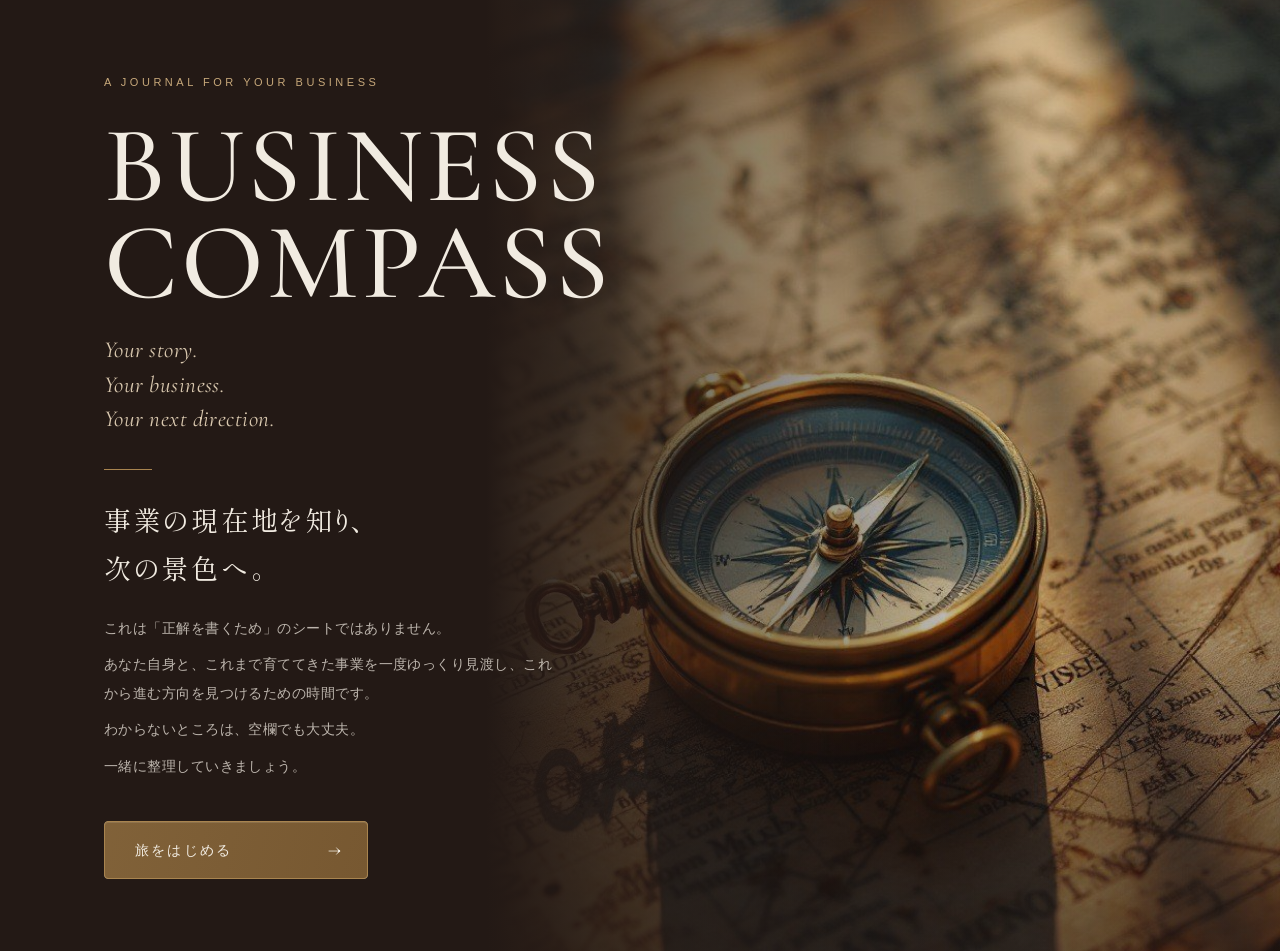
<file: business-compass/index.html>
<!DOCTYPE html>
<html lang="ja">
<head>
<meta charset="UTF-8">
<meta name="viewport" content="width=device-width, initial-scale=1.0, viewport-fit=cover">
<title>BUSINESS COMPASS</title>
<meta name="description" content="事業の現在地を知り、次の景色へ。自分自身から未来までを旅するように整理する、経営のデジタルジャーナル。">
<meta name="theme-color" content="#F1EBE1">
<link rel="preconnect" href="https://fonts.googleapis.com">
<link rel="preconnect" href="https://fonts.gstatic.com" crossorigin>
<link href="https://fonts.googleapis.com/css2?family=Cormorant+Garamond:ital,wght@0,400;0,500;0,600;1,400&family=Shippori+Mincho:wght@400;500&family=Zen+Kaku+Gothic+New:wght@400;500&display=swap" rel="stylesheet">
<link rel="stylesheet" href="css/style.css">
</head>
<body data-tone="dark">

<main id="stage" class="stage"></main>
<p id="announcer" class="sr-only" aria-live="polite"></p>

<dialog id="resetDialog" class="dialog" aria-labelledby="resetTitle">
  <form method="dialog">
    <p class="eyebrow">RESET</p>
    <h2 id="resetTitle" class="dialog__title">入力した内容を、すべて消去しますか？</h2>
    <p class="dialog__body">この端末に保存されている回答と同意の記録が消去され、表紙に戻ります。</p>
    <div class="dialog__actions">
      <button class="text-btn" value="cancel">やめておく</button>
      <button class="btn-line" value="reset">消去する</button>
    </div>
  </form>
</dialog>

<noscript><p class="noscript">このページを表示するには JavaScript を有効にしてください。</p></noscript>

<script src="js/content.js"></script>
<script src="js/store.js"></script>
<script src="js/fields.js"></script>
<script src="js/app.js"></script>
</body>
</html>
</file>
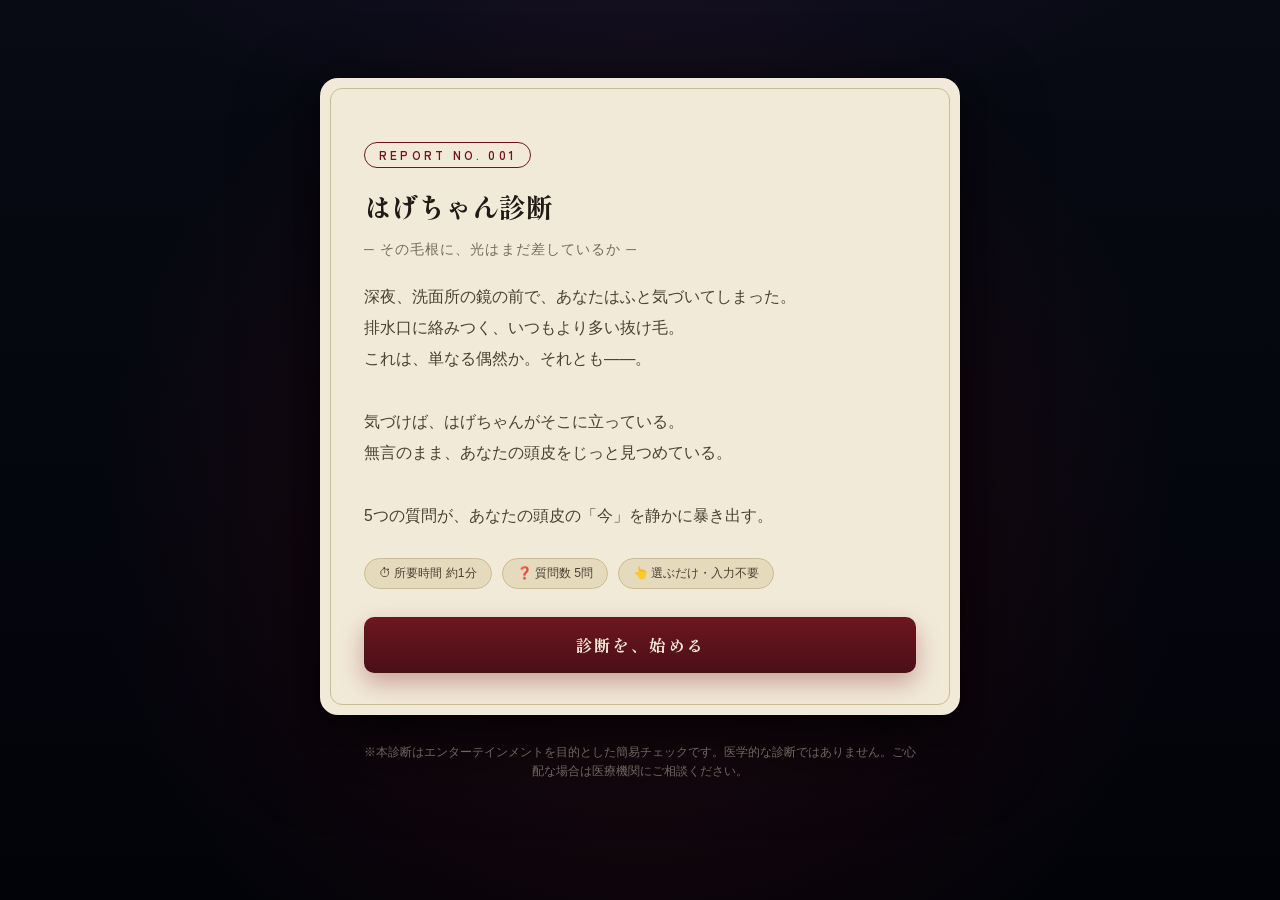
<file: hage-shindan/index.html>
<!DOCTYPE html>
<html lang="ja">
<head>
<meta charset="UTF-8">
<meta name="viewport" content="width=device-width, initial-scale=1.0, viewport-fit=cover">
<title>はげちゃん診断</title>
<meta name="description" content="5つの質問に答えるだけ。約1分で分かる、あなたの頭皮の「警戒レベル」診断──はげちゃんが、静かに見つめている。">
<link rel="preconnect" href="https://fonts.googleapis.com">
<link rel="preconnect" href="https://fonts.gstatic.com" crossorigin>
<link href="https://fonts.googleapis.com/css2?family=Shippori+Mincho:wght@500;600;800&family=Zen+Kaku+Gothic+New:wght@400;500;700;900&display=swap" rel="stylesheet">
<link rel="stylesheet" href="css/style.css">
</head>
<body>

<div class="stage">
  <div class="spotlight" aria-hidden="true"></div>

  <main id="app" class="app" role="main"></main>

  <footer class="stage-footer">
    <p>※本診断はエンターテインメントを目的とした簡易チェックです。医学的な診断ではありません。ご心配な場合は医療機関にご相談ください。</p>
  </footer>
</div>

<script src="js/app.js" defer></script>
</body>
</html>
</file>
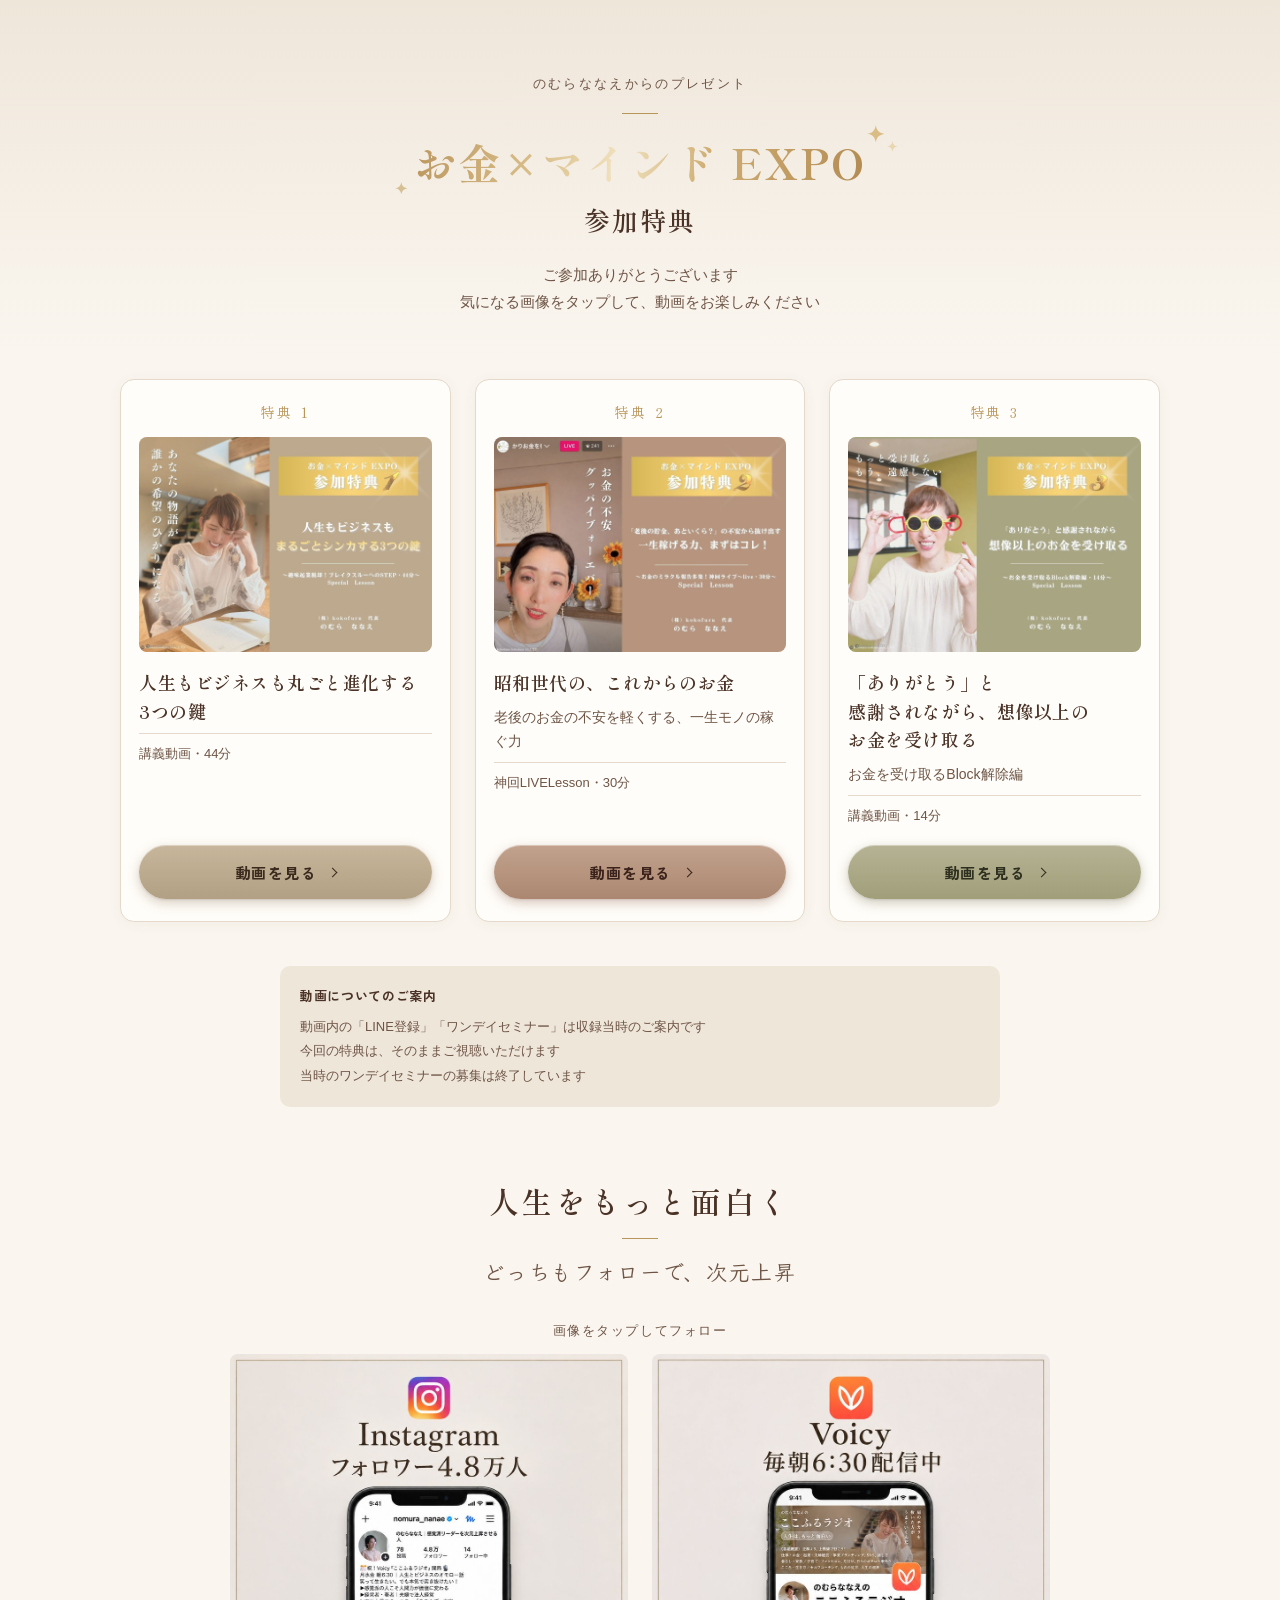
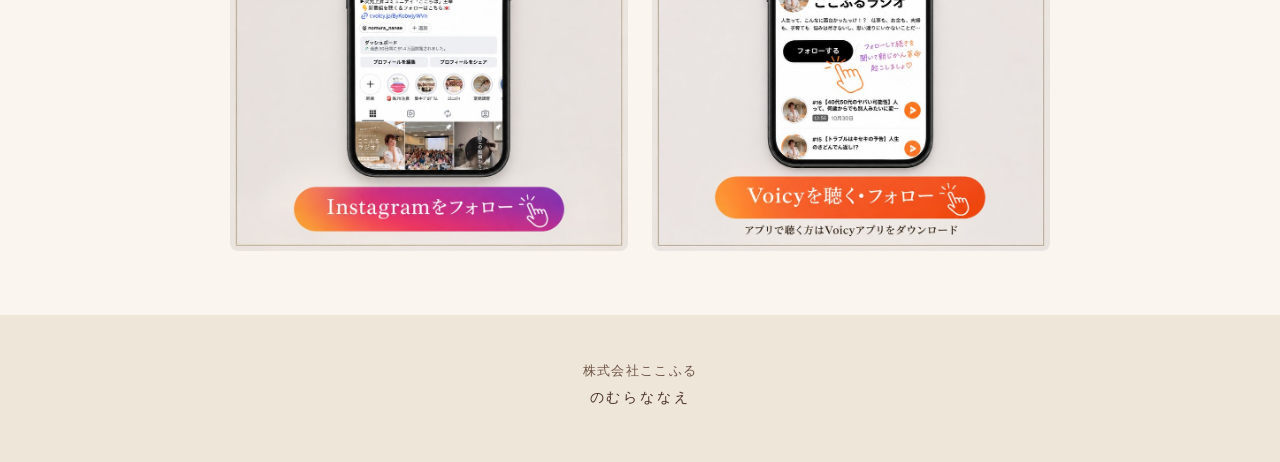
<file: okane-mind-expo/index.html>
<!DOCTYPE html>
<html lang="ja">
<head>
<meta charset="utf-8">
<meta name="viewport" content="width=device-width, initial-scale=1">
<meta name="robots" content="noindex, nofollow">
<title>お金×マインド EXPO 参加特典｜のむらななえ</title>
<link rel="preconnect" href="https://fonts.googleapis.com">
<link rel="preconnect" href="https://fonts.gstatic.com" crossorigin>
<link href="https://fonts.googleapis.com/css2?family=Klee+One:wght@600&family=Shippori+Mincho:wght@500;600;700&family=Zen+Kaku+Gothic+New:wght@400;500;700&display=swap" rel="stylesheet">
<style>
  :root{
    --ivory:#faf6ef;
    --beige:#efe6da;
    --greige:#d9cfc2;
    --card:#fffdf9;
    --brown:#4a3226;
    --brown-soft:#6e5546;
    --gold:#b8955a;
    --line:#e4d9ca;
  }
  *{box-sizing:border-box;margin:0;padding:0}
  html{-webkit-text-size-adjust:100%}
  body{
    background:var(--ivory);
    color:var(--brown);
    font-family:"Zen Kaku Gothic New","Hiragino Kaku Gothic ProN","Hiragino Sans","Noto Sans JP",Meiryo,sans-serif;
    line-height:1.8;
    overflow-x:hidden;
  }
  img{display:block;max-width:100%;height:auto}
  a{color:inherit}
  .wrap{width:100%;max-width:1080px;margin:0 auto;padding:0 20px}

  /* header */
  .hero{
    background:linear-gradient(180deg,var(--beige) 0%,var(--ivory) 100%);
    text-align:center;
    padding:44px 20px 44px;
  }
  @media (min-width:860px){ .hero{padding-top:72px} }
  .from{
    font-size:13px;letter-spacing:.18em;color:var(--brown-soft);
  }
  .rule{width:36px;height:1px;background:var(--gold);margin:18px auto}
  h1{
    font-family:"Shippori Mincho","Hiragino Mincho ProN","Yu Mincho",serif;
    font-weight:600;
    line-height:1.45;
    letter-spacing:.06em;
  }
  h1 .t1{
    position:relative;display:inline-block;
    font-size:clamp(26px,6.4vw,42px);font-weight:700;
    padding:0 .35em;
    color:#c2a063;
    background:linear-gradient(100deg,#b8925a 0%,#d8bd88 28%,#f1e2bf 46%,#cfae74 64%,#b08850 100%);
    -webkit-background-clip:text;background-clip:text;
    -webkit-text-fill-color:transparent;
  }
  .spark{position:absolute;pointer-events:none;-webkit-text-fill-color:initial}
  .spark svg{display:block;width:100%;height:100%}
  .spark.s1{width:.42em;height:.42em;top:-.18em;right:-.1em}
  .spark.s2{width:.26em;height:.26em;top:.2em;right:-.42em;opacity:.8}
  .spark.s3{width:.3em;height:.3em;bottom:-.02em;left:-.12em;opacity:.75}
  h1 .t2{display:block;font-size:clamp(19px,4.6vw,26px);margin-top:8px;color:var(--brown);font-weight:600}
  .lead{margin-top:22px;font-size:15px;color:var(--brown-soft)}
  .lead span{display:inline-block}

  /* cards */
  .list{
    display:grid;grid-template-columns:1fr;gap:28px;
    padding:20px 0 8px;
  }
  @media (min-width:860px){
    .list{grid-template-columns:repeat(3,1fr);gap:24px}
  }
  .card{
    background:var(--card);
    border:1px solid var(--line);
    border-radius:14px;
    padding:20px 18px 22px;
    display:flex;flex-direction:column;
    box-shadow:0 2px 14px rgba(74,50,38,.05);
  }
  .num{
    font-family:"Shippori Mincho",serif;
    font-size:14px;letter-spacing:.2em;color:var(--gold);
    text-align:center;margin-bottom:12px;
  }
  .thumb{
    display:block;border-radius:8px;overflow:hidden;
    background:var(--beige);
    aspect-ratio:1500/1100;
  }
  .thumb img{width:100%;height:100%;object-fit:contain}
  .card h2{
    font-family:"Shippori Mincho","Hiragino Mincho ProN","Yu Mincho",serif;
    font-weight:600;font-size:18px;line-height:1.6;
    margin-top:16px;letter-spacing:.03em;
    word-break:auto-phrase;overflow-wrap:anywhere;
  }
  .desc{margin-top:8px;font-size:14px;color:var(--brown-soft);line-height:1.75}
  .time{
    display:inline-block;margin-top:8px;font-size:13px;
    color:var(--brown-soft);
    border-top:1px solid var(--line);padding-top:8px;width:100%;
  }
  .spacer{flex:1}
  .btn{
    display:flex;align-items:center;justify-content:center;
    min-height:54px;margin-top:18px;
    background:var(--brown);color:#fff;text-decoration:none;
    border-radius:999px;font-size:15px;font-weight:500;letter-spacing:.08em;
    -webkit-tap-highlight-color:transparent;
    transition:background .2s;
  }
  .btn:hover,.btn:active{background:#5d4134}
  .btn::after{content:"";width:6px;height:6px;border-top:1.5px solid var(--gold);border-right:1.5px solid var(--gold);transform:rotate(45deg);margin-left:12px}

  /* video buttons: colors picked from each thumbnail */
  .btn.v{
    color:var(--tx);font-weight:700;letter-spacing:.1em;
    background:linear-gradient(180deg,var(--c1) 0%,var(--c2) 100%);
    box-shadow:0 4px 12px var(--sh),0 1px 2px rgba(60,40,30,.12),inset 0 1px 0 rgba(255,255,255,.38);
    transition:transform .12s ease,box-shadow .12s ease,filter .2s;
  }
  .btn.v::after{border-color:var(--tx)}
  .btn.v:hover{background:linear-gradient(180deg,var(--c1) 0%,var(--c2) 100%);filter:brightness(1.03)}
  .btn.v:active{
    transform:translateY(2px);
    background:linear-gradient(180deg,var(--c2) 0%,var(--c1) 100%);
    box-shadow:0 1px 4px var(--sh),inset 0 2px 4px rgba(60,40,30,.14);
  }
  .v1{--c1:#c8b69c;--c2:#b2a084;--tx:#3a2a1e;--sh:rgba(140,118,88,.35)}
  .v2{--c1:#c2a28d;--c2:#ab8771;--tx:#3b231c;--sh:rgba(140,96,78,.35)}
  .v3{--c1:#b5b394;--c2:#a19e7a;--tx:#2e2f1e;--sh:rgba(112,110,78,.35)}

  /* notice */
  .notice{
    max-width:720px;margin:36px auto 0;
    background:var(--beige);border-radius:10px;
    padding:18px 20px;font-size:13px;color:var(--brown-soft);line-height:1.9;
  }
  .notice h3{font-size:13px;font-weight:700;color:var(--brown);margin-bottom:6px;letter-spacing:.05em}

  /* follow */
  .follow{padding:72px 0 0;text-align:center}
  .follow-head{margin-bottom:28px}
  .tap-note{font-size:13px;letter-spacing:.12em;color:var(--brown-soft);margin-bottom:12px}
  .follow-head h2{
    font-family:"Shippori Mincho","Hiragino Mincho ProN","Yu Mincho",serif;
    font-weight:600;font-size:clamp(22px,5.6vw,30px);letter-spacing:.12em;line-height:1.5;
  }
  .follow-head .rule{margin:14px auto}
  .follow-head .sub{
    font-family:"Klee One","Hiragino Maru Gothic ProN",cursive;
    font-weight:600;font-size:clamp(17px,4.4vw,21px);
    color:var(--brown-soft);letter-spacing:.08em;
  }
  .follow-imgs{
    display:grid;grid-template-columns:1fr;gap:24px;
    align-items:start;max-width:820px;margin:0 auto;
  }
  @media (max-width:859px){ .follow .wrap{padding:0 16px} }
  @media (min-width:860px){ .follow-imgs{grid-template-columns:1fr 1fr;gap:24px} }
  .follow-imgs a{display:block;border-radius:8px;overflow:hidden;-webkit-tap-highlight-color:transparent}
  .follow-imgs img{width:100%;height:auto}
  .btn.light{background:var(--card);color:var(--brown);border:1px solid var(--greige)}
  .btn.light:hover,.btn.light:active{background:var(--beige)}


  /* footer */
  footer{
    margin-top:64px;padding:44px 20px 52px;
    background:var(--beige);text-align:center;
  }
  .copy{
    font-family:"Shippori Mincho",serif;font-size:18px;letter-spacing:.12em;
  }
  footer .rule{margin:16px auto}
  .co{font-size:13px;color:var(--brown-soft);letter-spacing:.1em}
  .name{font-size:14px;letter-spacing:.2em;margin-top:2px}
</style>
</head>
<body>

<header class="hero">
  <p class="from">のむらななえからのプレゼント</p>
  <div class="rule"></div>
  <h1><span class="t1">お金×マインド EXPO<span class="spark s1" aria-hidden="true"><svg viewBox="0 0 20 20"><path d="M10 0C10.8 6.2 13.8 9.2 20 10C13.8 10.8 10.8 13.8 10 20C9.2 13.8 6.2 10.8 0 10C6.2 9.2 9.2 6.2 10 0Z" fill="#d9bd85"/></svg></span><span class="spark s2" aria-hidden="true"><svg viewBox="0 0 20 20"><path d="M10 0C10.8 6.2 13.8 9.2 20 10C13.8 10.8 10.8 13.8 10 20C9.2 13.8 6.2 10.8 0 10C6.2 9.2 9.2 6.2 10 0Z" fill="#e6d2a6"/></svg></span><span class="spark s3" aria-hidden="true"><svg viewBox="0 0 20 20"><path d="M10 0C10.8 6.2 13.8 9.2 20 10C13.8 10.8 10.8 13.8 10 20C9.2 13.8 6.2 10.8 0 10C6.2 9.2 9.2 6.2 10 0Z" fill="#cdb07a"/></svg></span></span><span class="t2">参加特典</span></h1>
  <p class="lead"><span>ご参加ありがとうございます</span><br><span>気になる画像をタップして、</span><span>動画をお楽しみください</span></p>
</header>

<main class="wrap">
  <section class="list" aria-label="特典動画一覧">

    <article class="card">
      <p class="num">特典 1</p>
      <a class="thumb" href="https://vimeo.com/1248875226/e62a7eb2e6" target="_blank" rel="noopener">
        <img src="img/tokuten1.jpg" width="1200" height="880" alt="参加特典1 人生もビジネスも丸ごと進化する3つの鍵">
      </a>
      <h2>人生もビジネスも丸ごと進化する3つの鍵</h2>
      <p class="time">講義動画・44分</p>
      <div class="spacer"></div>
      <a class="btn v v1" href="https://vimeo.com/1248875226/e62a7eb2e6" target="_blank" rel="noopener">動画を見る</a>
    </article>

    <article class="card">
      <p class="num">特典 2</p>
      <a class="thumb" href="https://vimeo.com/1248876284/8392e6e7b0" target="_blank" rel="noopener">
        <img src="img/tokuten2.jpg" width="1200" height="880" alt="参加特典2 昭和世代の、これからのお金">
      </a>
      <h2>昭和世代の、これからのお金</h2>
      <p class="desc">老後のお金の不安を軽くする、一生モノの稼ぐ力</p>
      <p class="time">神回LIVELesson・30分</p>
      <div class="spacer"></div>
      <a class="btn v v2" href="https://vimeo.com/1248876284/8392e6e7b0" target="_blank" rel="noopener">動画を見る</a>
    </article>

    <article class="card">
      <p class="num">特典 3</p>
      <a class="thumb" href="https://vimeo.com/1245316824/43880cf639" target="_blank" rel="noopener">
        <img src="img/tokuten3.jpg" width="1200" height="880" alt="参加特典3 「ありがとう」と感謝されながら、想像以上のお金を受け取る">
      </a>
      <h2>「ありがとう」と感謝されながら、想像以上のお金を受け取る</h2>
      <p class="desc">お金を受け取るBlock解除編</p>
      <p class="time">講義動画・14分</p>
      <div class="spacer"></div>
      <a class="btn v v3" href="https://vimeo.com/1245316824/43880cf639" target="_blank" rel="noopener">動画を見る</a>
    </article>

  </section>

  <aside class="notice">
    <h3>動画についてのご案内</h3>
    <p>動画内の「LINE登録」「ワンデイセミナー」は収録当時のご案内です<br>
    今回の特典は、そのままご視聴いただけます<br>
    当時のワンデイセミナーの募集は終了しています</p>
  </aside>
</main>

<section class="follow" aria-label="フォローのご案内">
  <div class="wrap">
    <div class="follow-head">
      <h2>人生をもっと面白く</h2>
      <div class="rule"></div>
      <p class="sub">どっちもフォローで、次元上昇</p>
    </div>
    <p class="tap-note">画像をタップしてフォロー</p>
    <div class="follow-imgs">
      <a href="https://www.instagram.com/nomura_nanae/" target="_blank" rel="noopener"><img src="img/follow-instagram.jpg" width="900" height="1125" alt="Instagram フォロワー4.8万人 Instagramをフォロー" loading="lazy"></a>
      <a href="https://r.voicy.jp/lY9zZXLkz98" target="_blank" rel="noopener"><img src="img/follow-voicy.jpg" width="900" height="1125" alt="Voicy 毎朝6:30配信中 Voicyを聴く・フォロー" loading="lazy"></a>
    </div>
  </div>
</section>

<footer>
  <p class="co">株式会社ここふる</p>
  <p class="name">のむらななえ</p>
</footer>

</body>
</html>
</file>
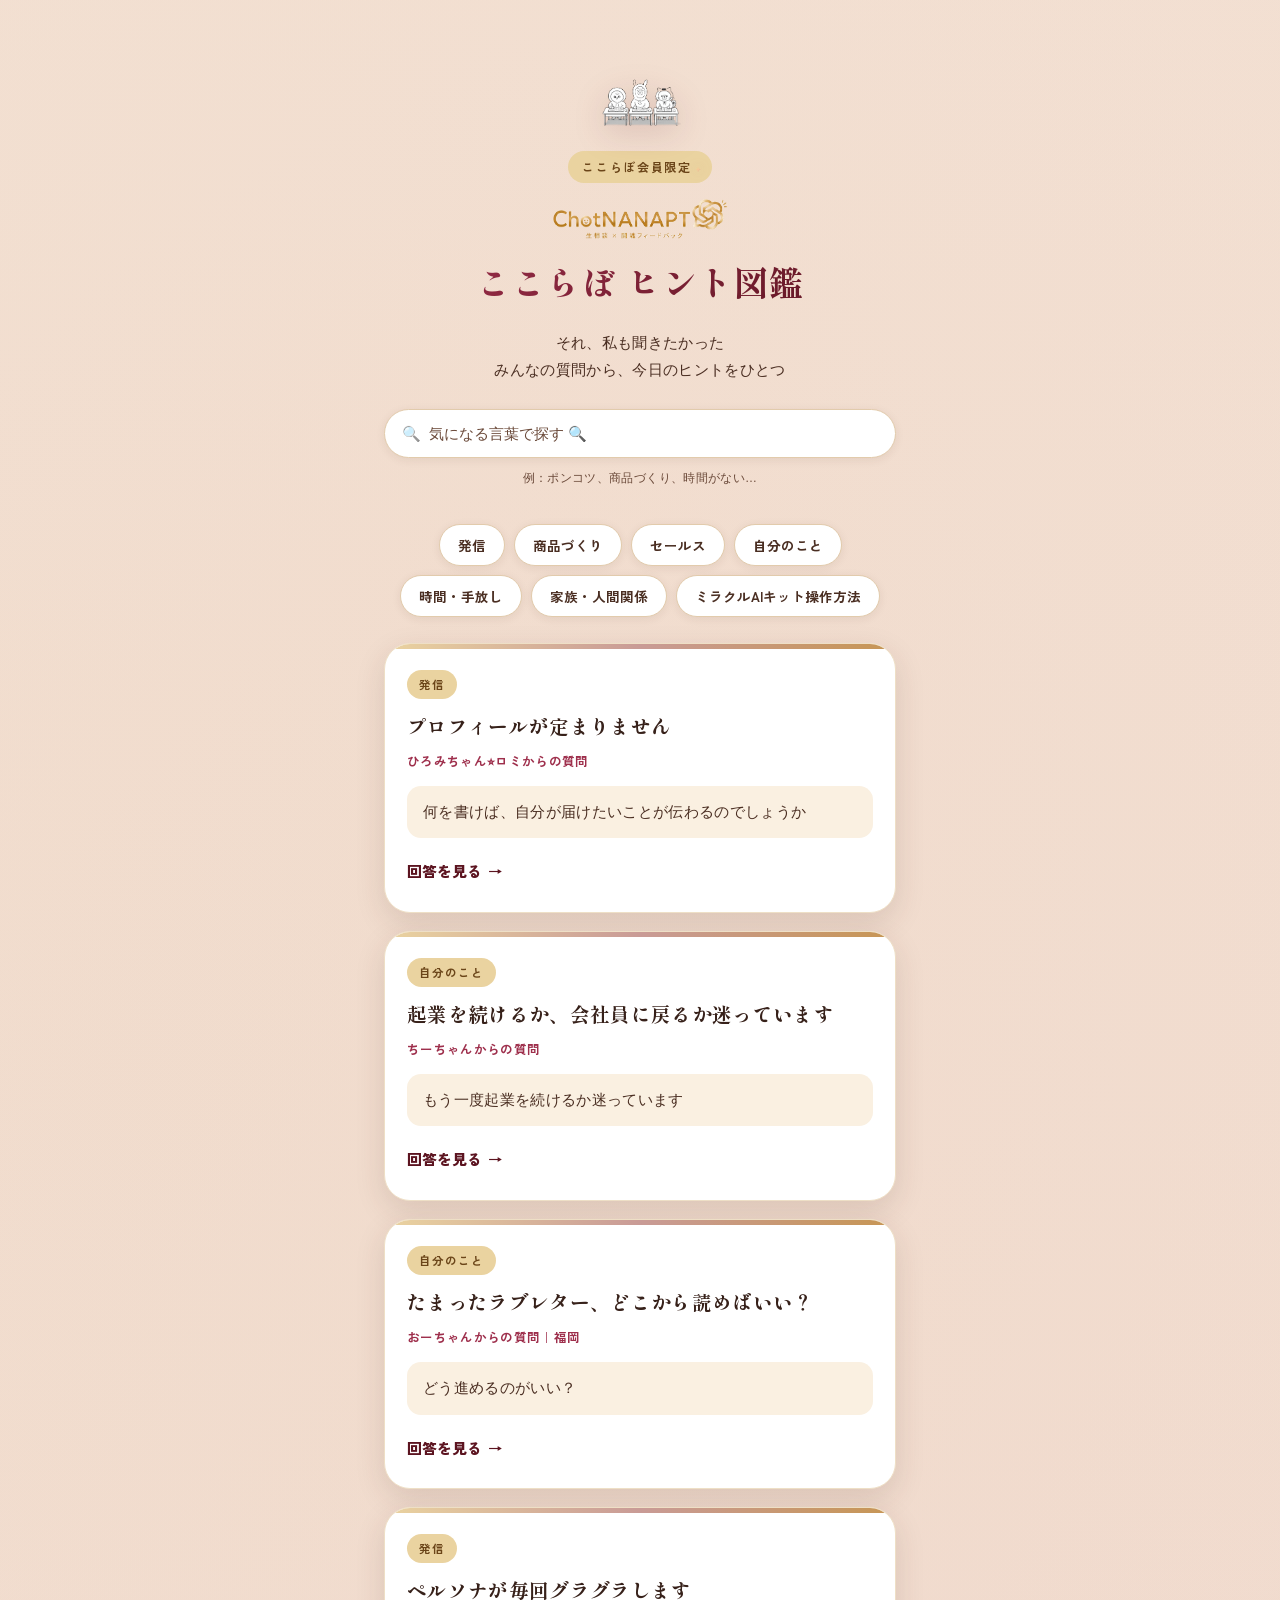
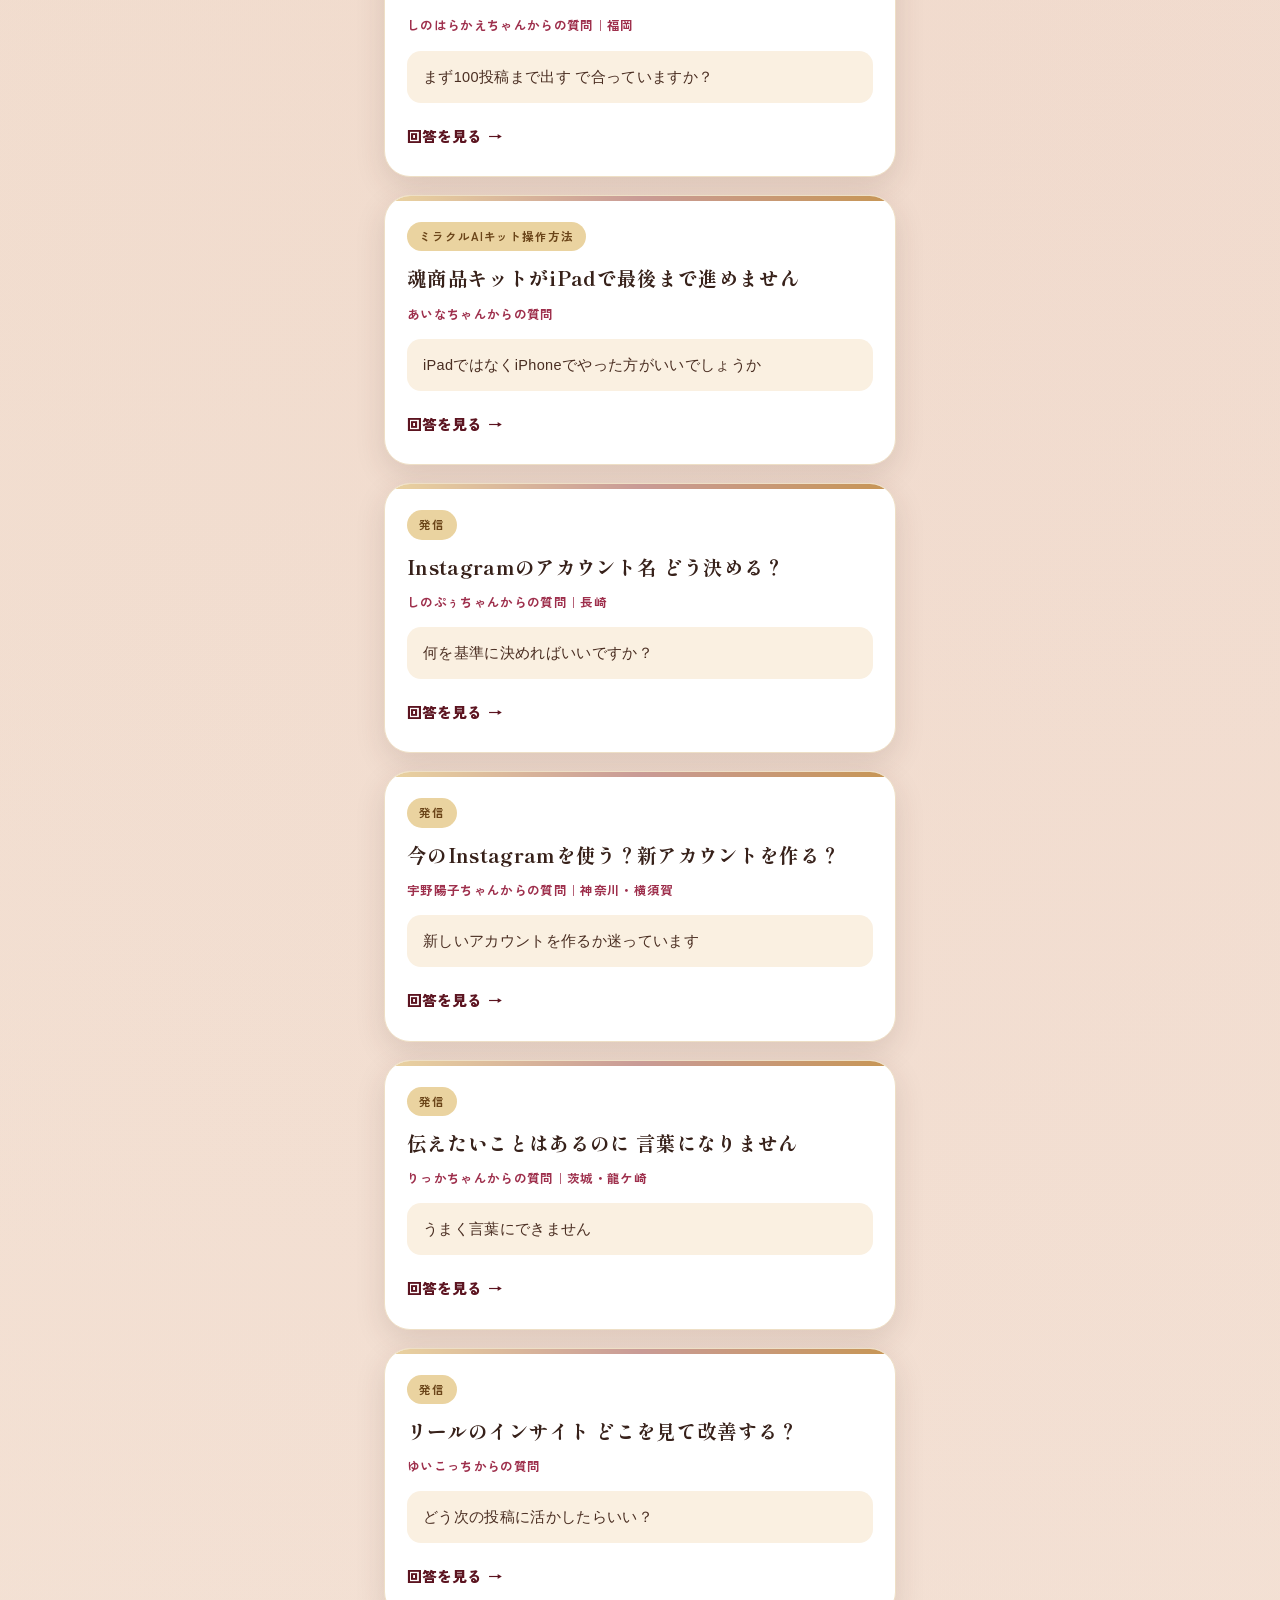
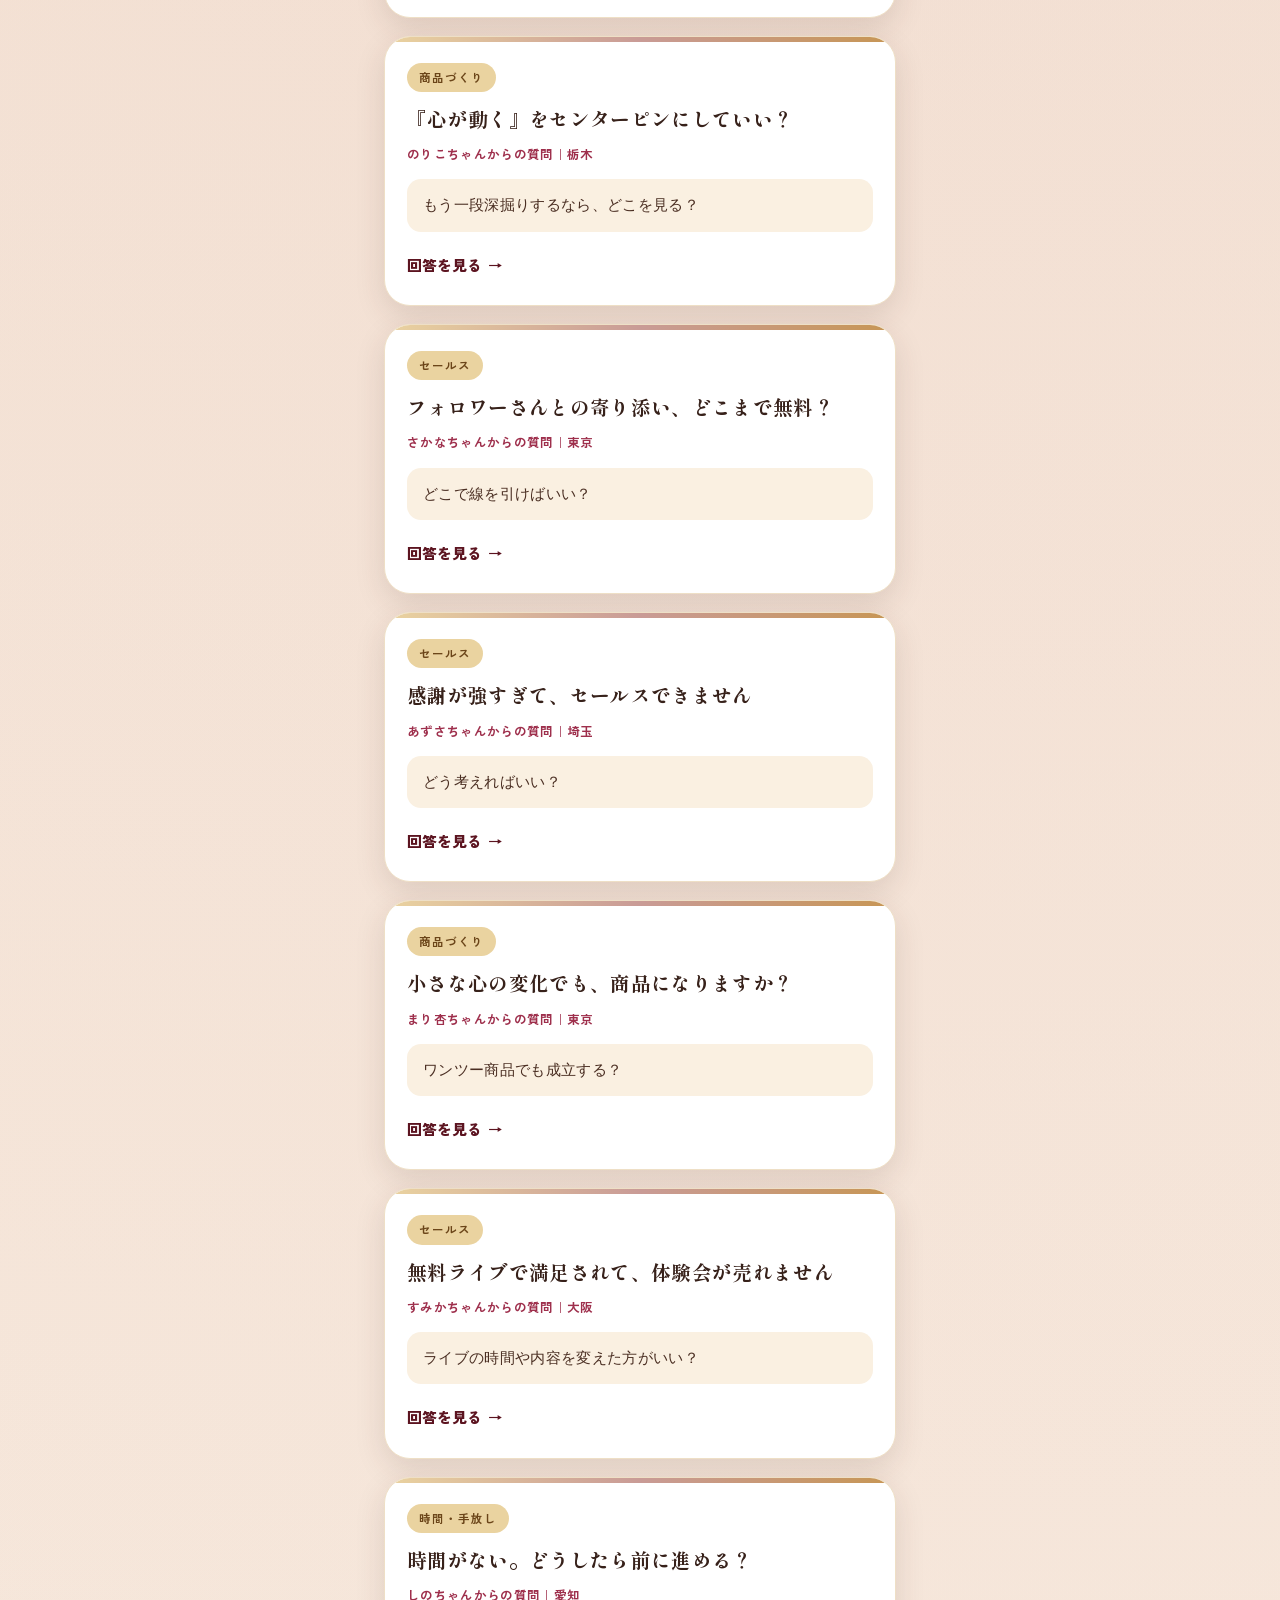
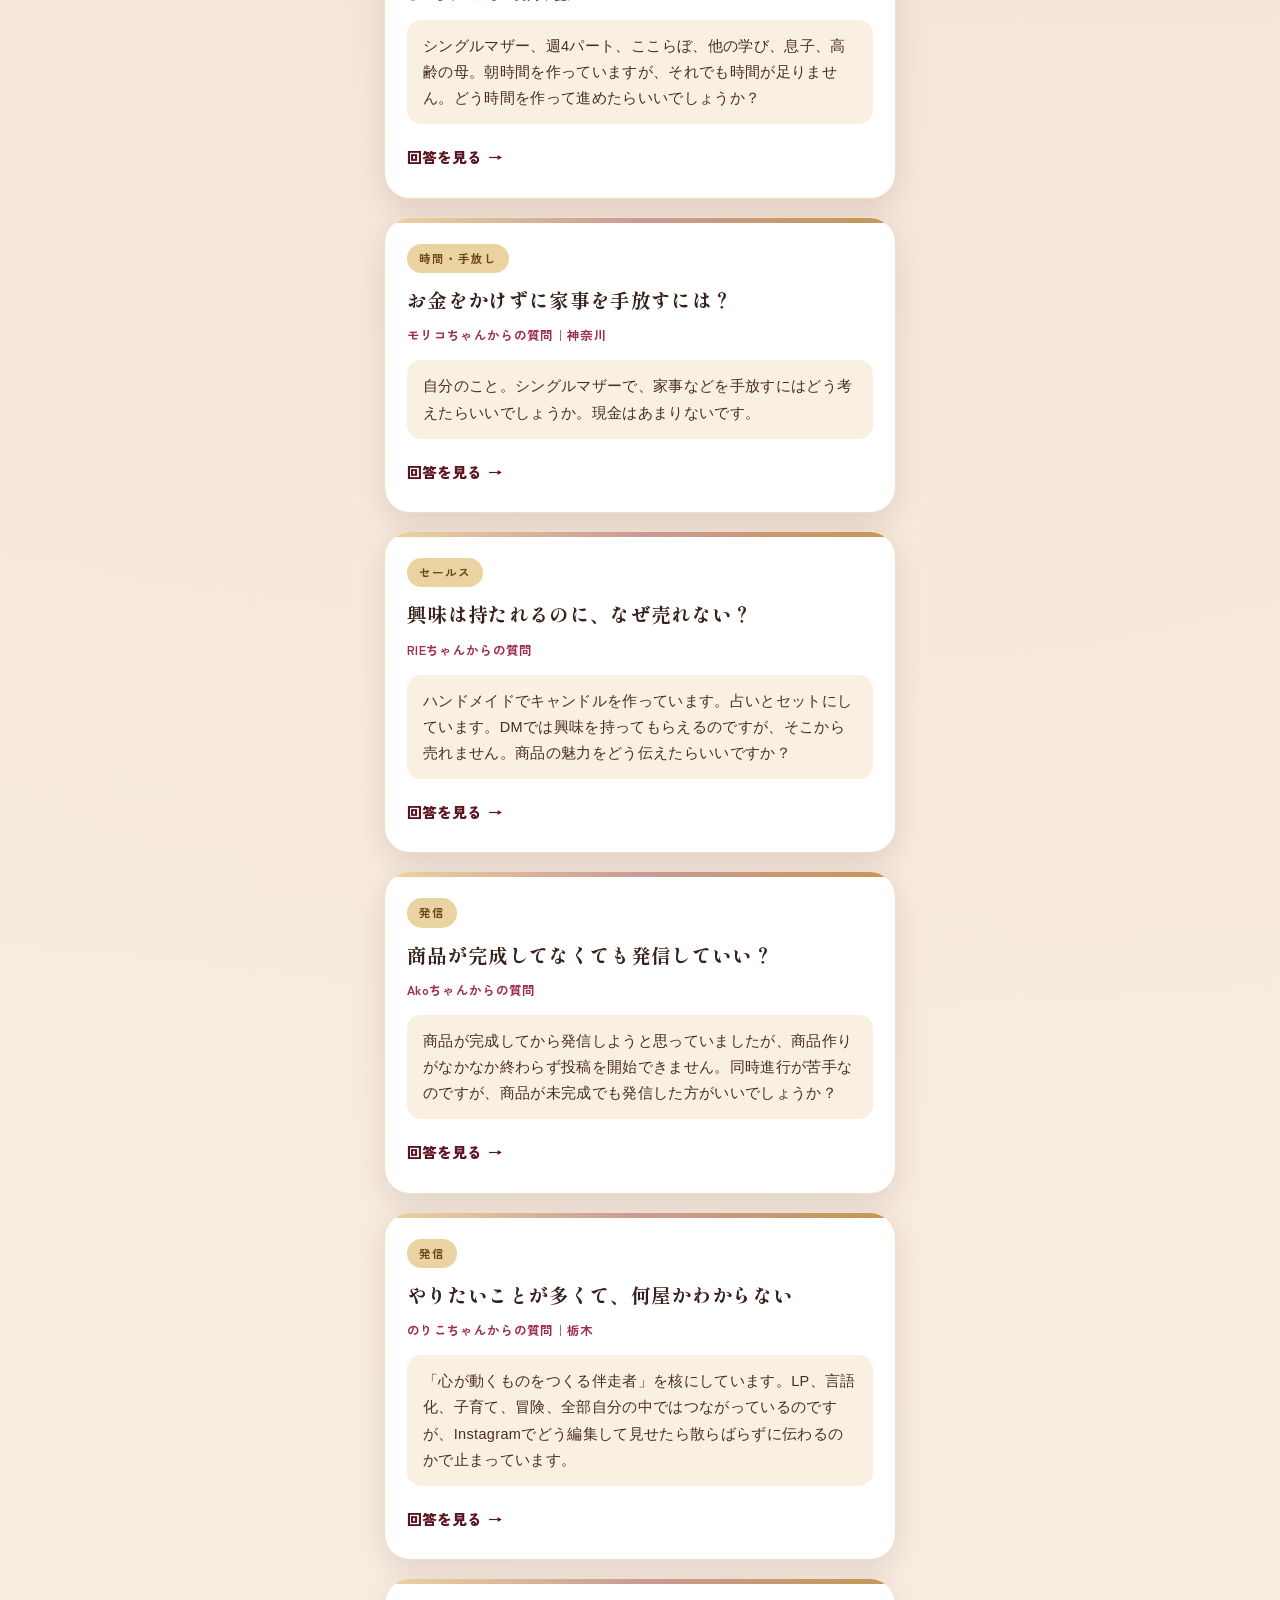
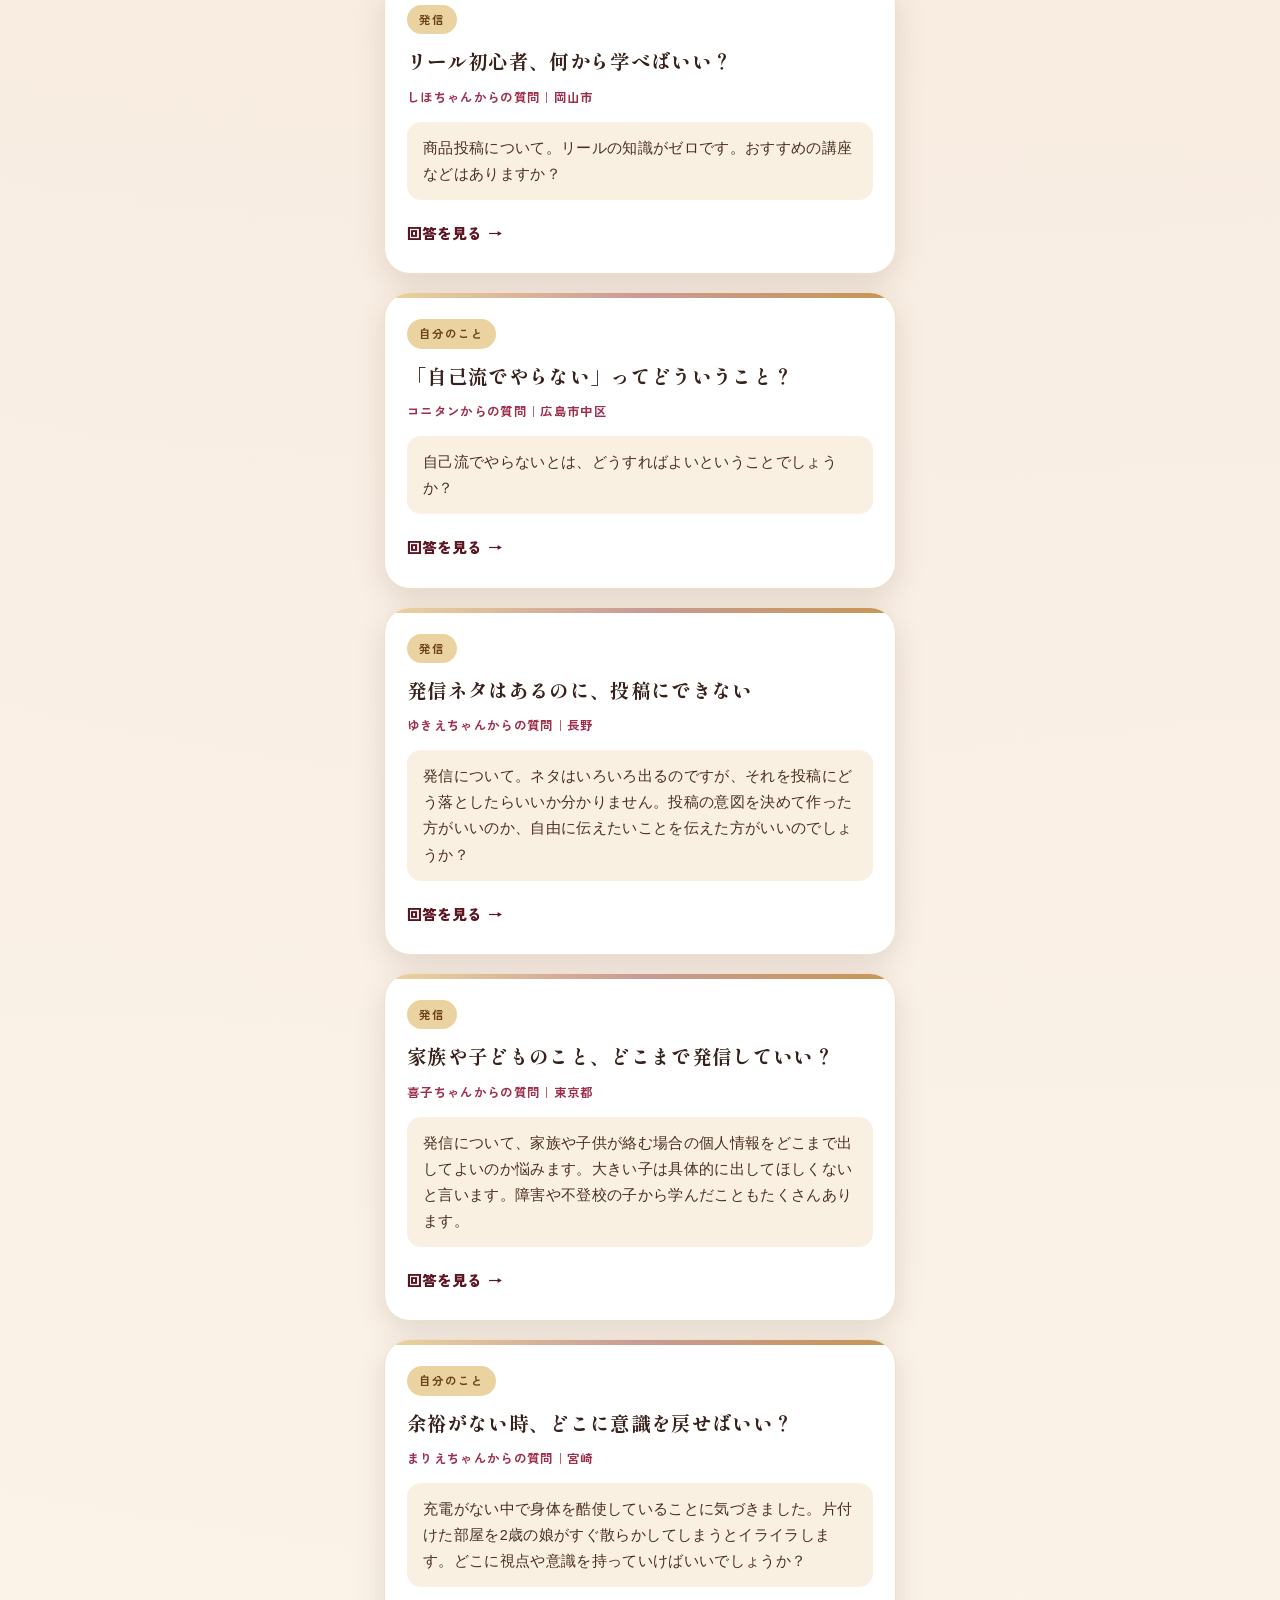
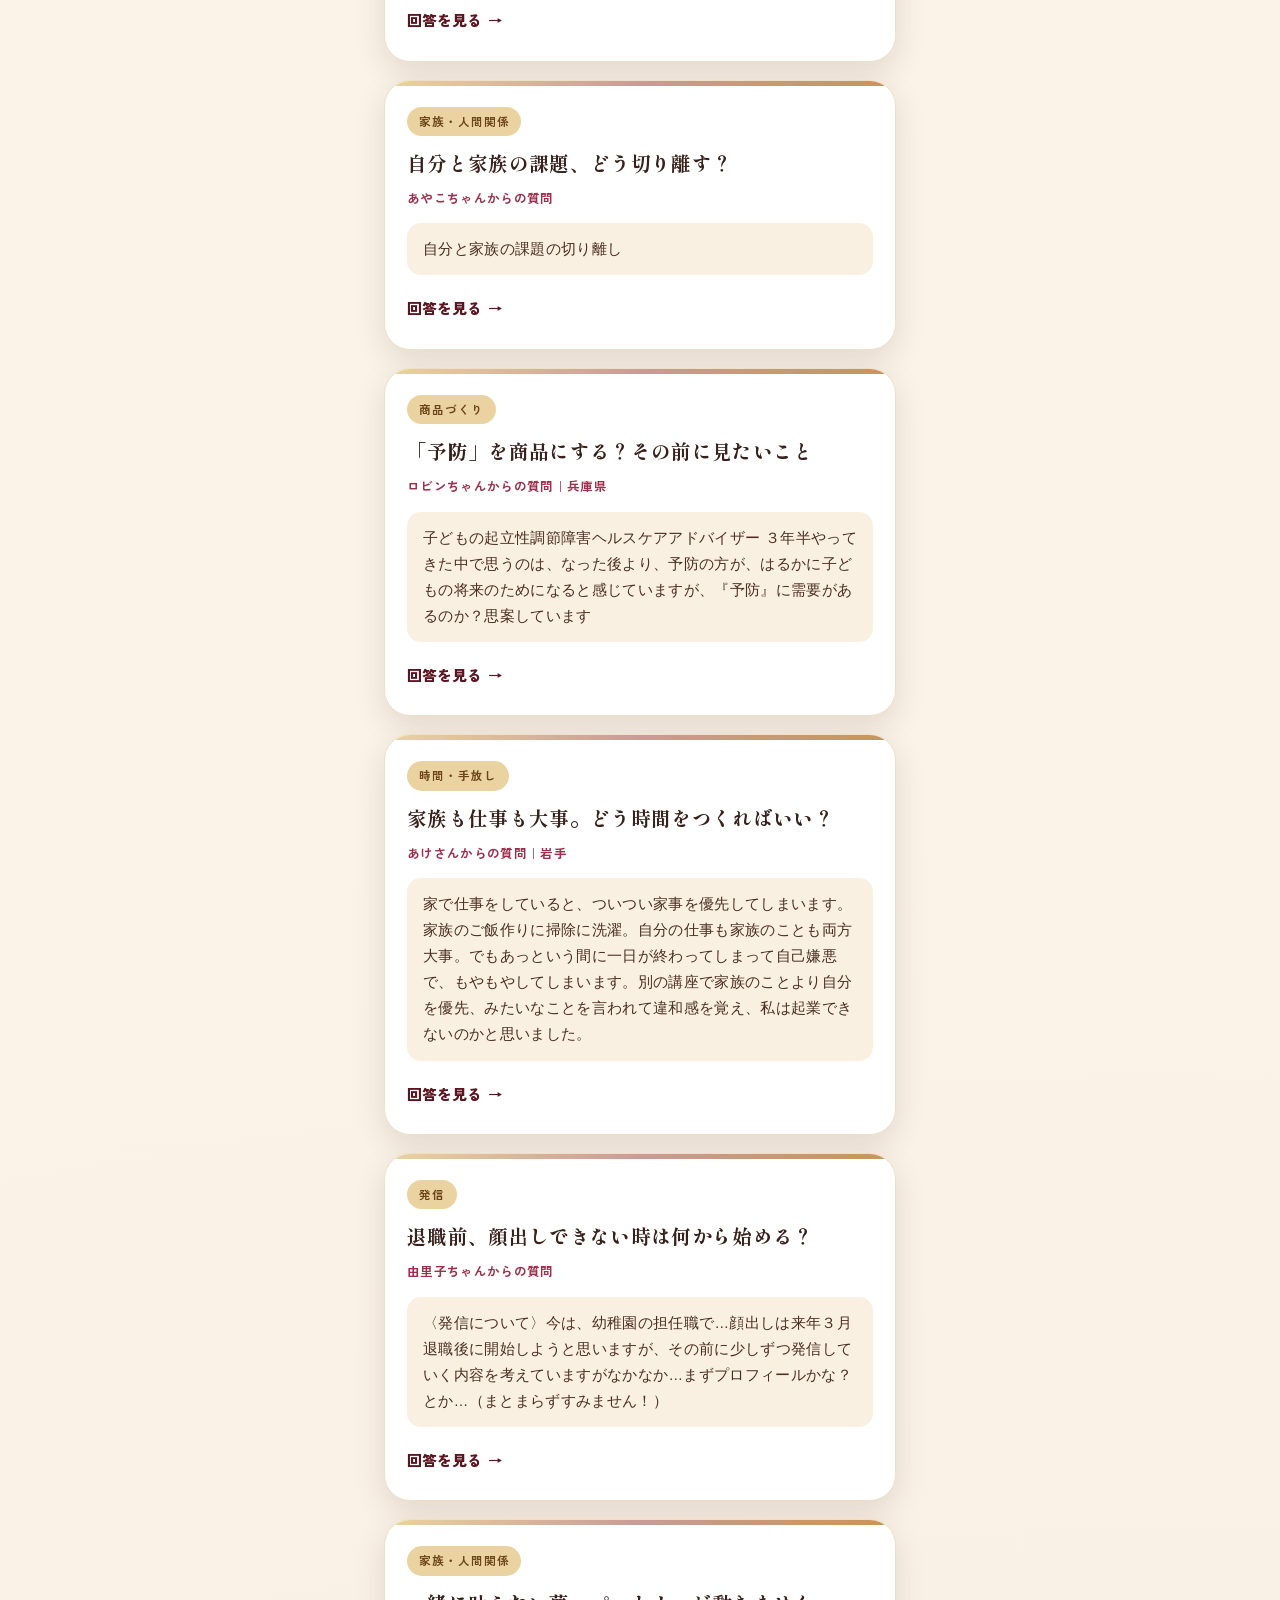
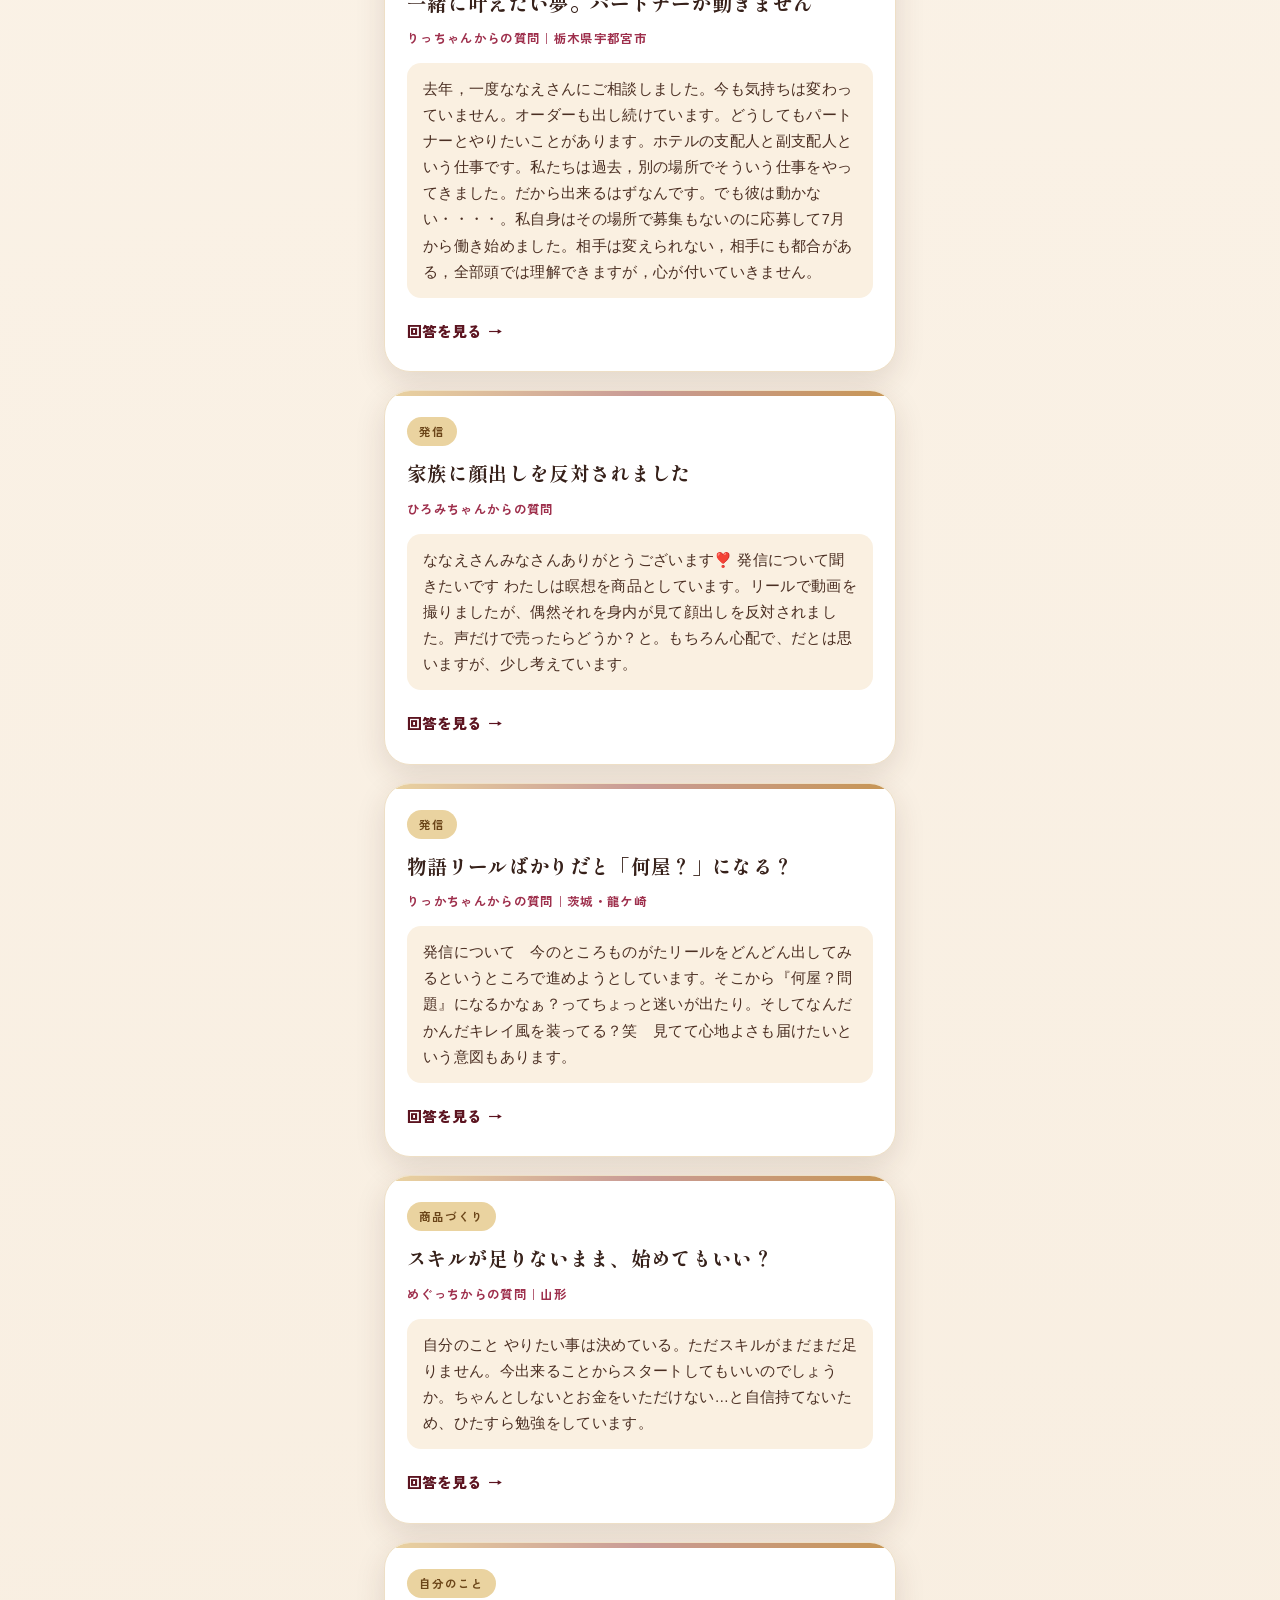
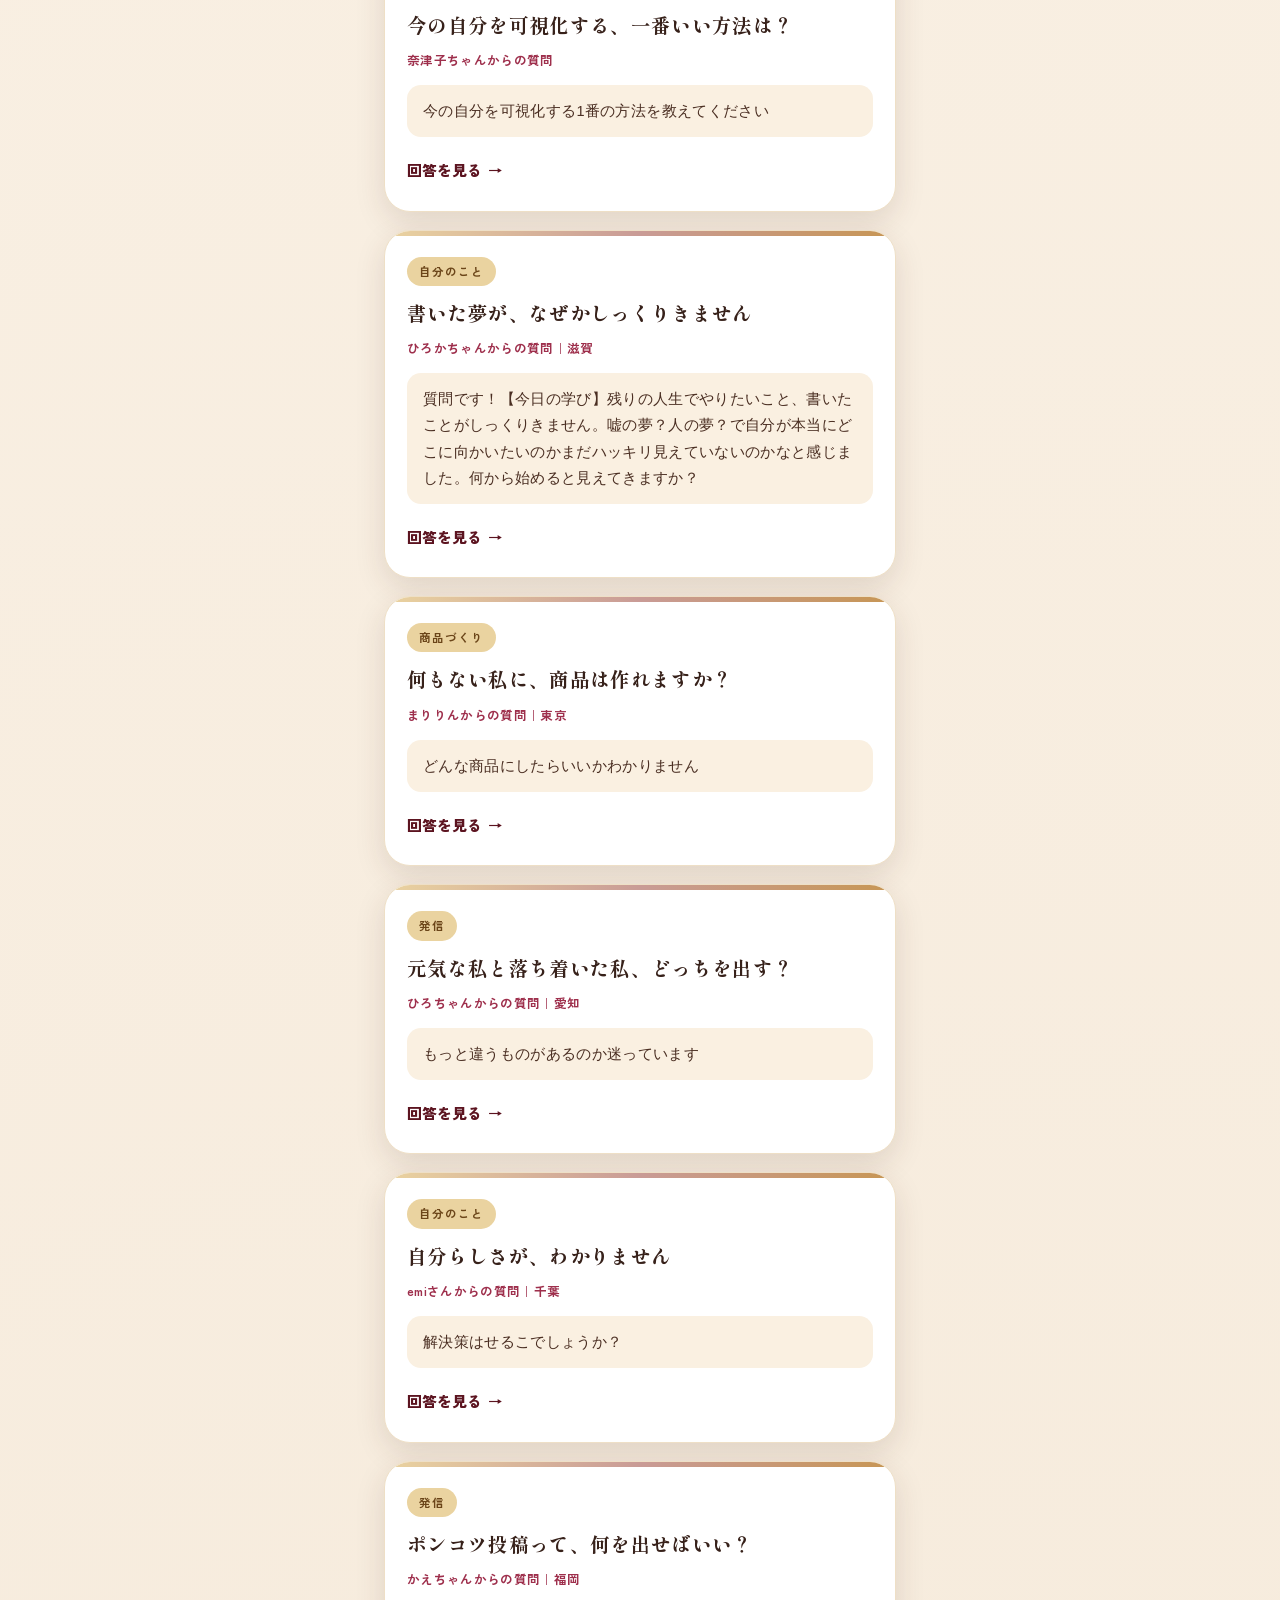
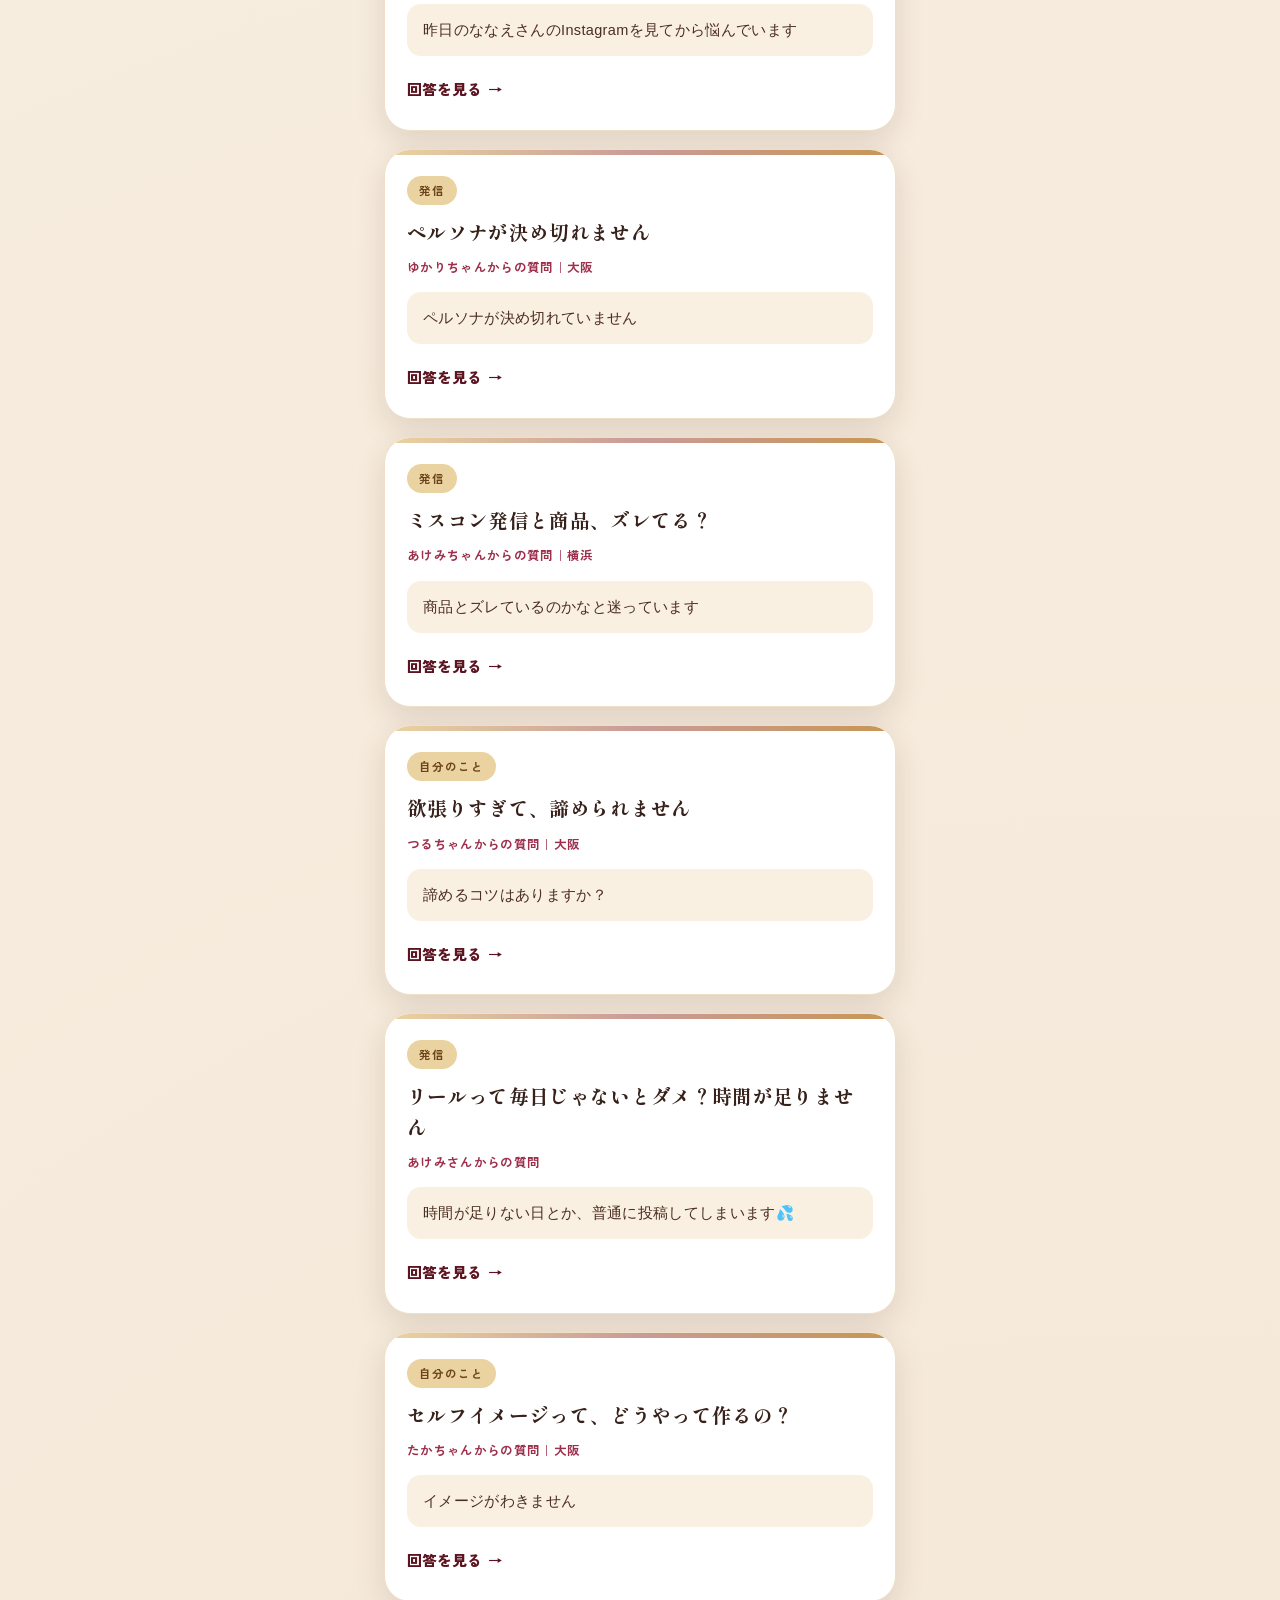
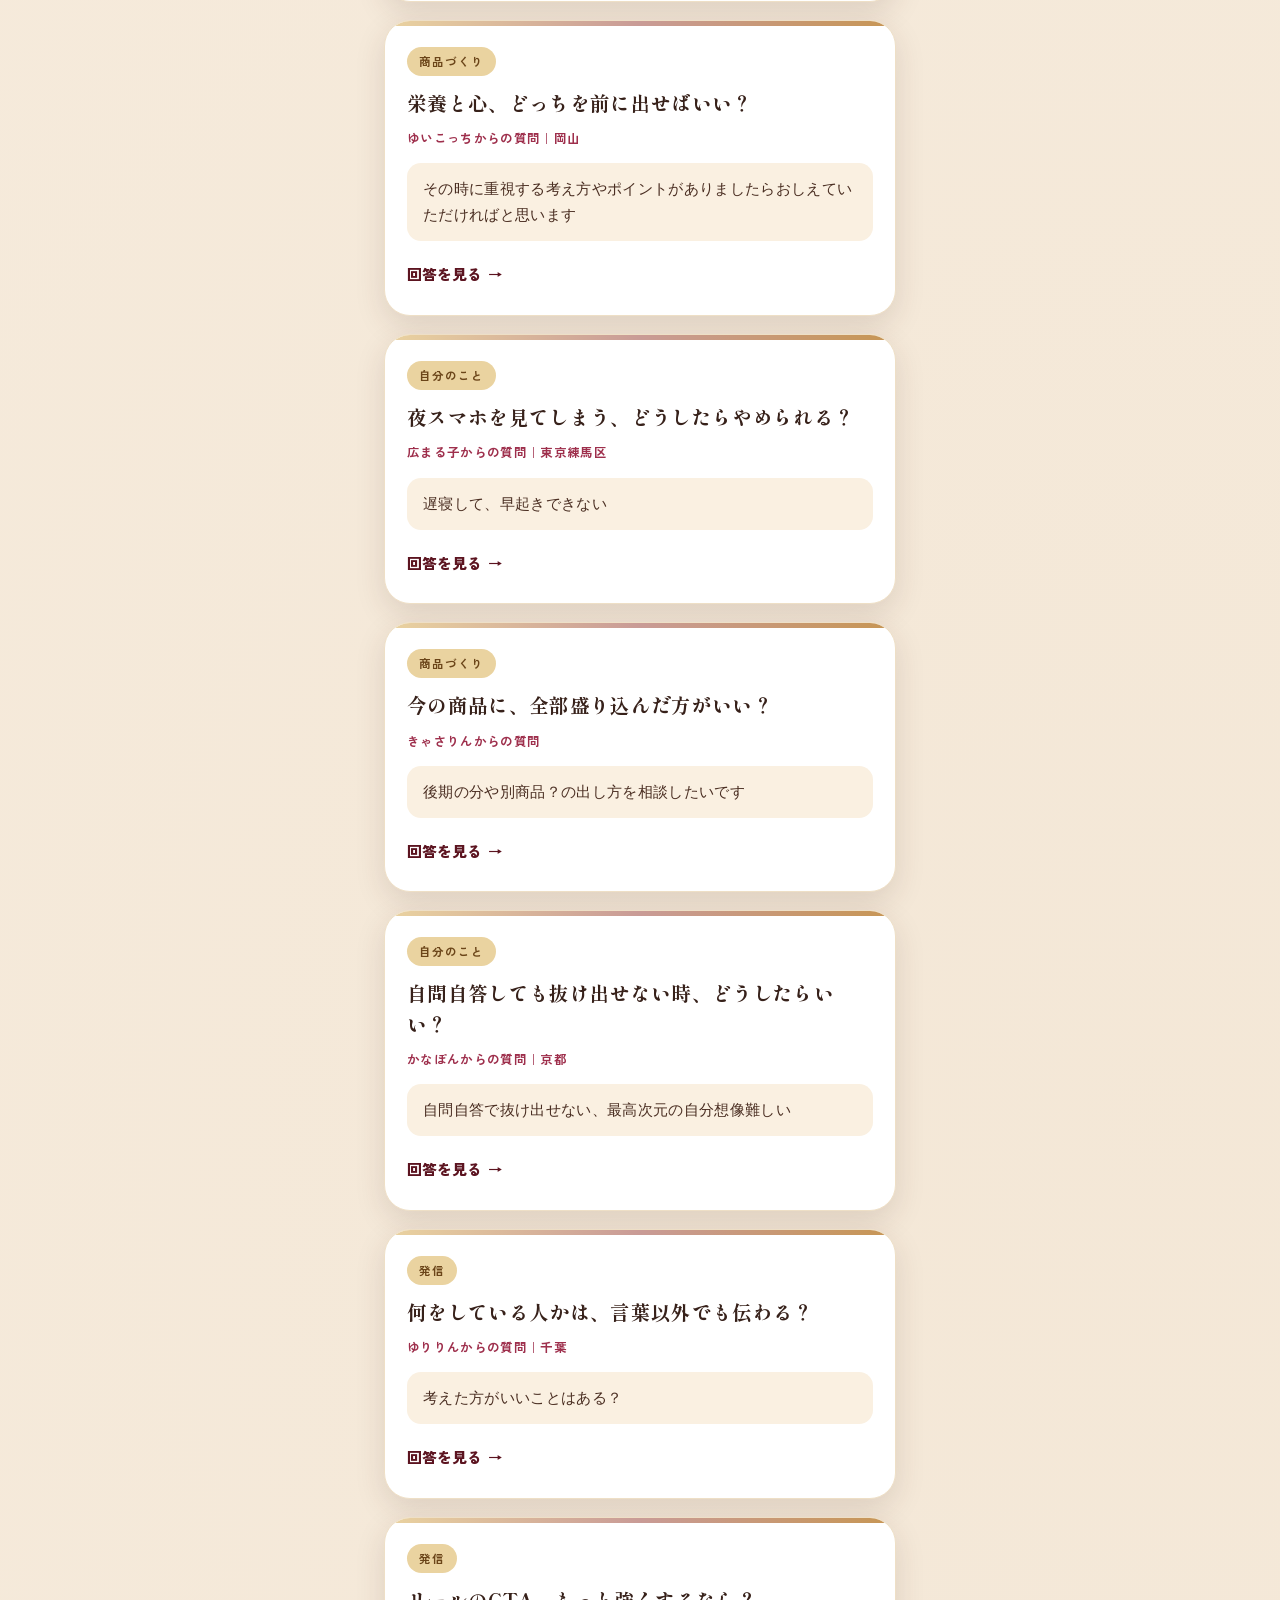
<file: qa/index.html>
<!DOCTYPE html>
<html lang="ja">
<head>
<meta charset="UTF-8">
<meta name="viewport" content="width=device-width, initial-scale=1.0, viewport-fit=cover">
<title>ここらぼ ヒント図鑑</title>
<meta name="description" content="困った時に開く、小さな魔法のQ&A図鑑｜みんなの質問から、今日のヒントをひとつ">
<link rel="preconnect" href="https://fonts.googleapis.com">
<link rel="preconnect" href="https://fonts.gstatic.com" crossorigin>
<link href="https://fonts.googleapis.com/css2?family=Shippori+Mincho:wght@500;600;800&family=Zen+Kaku+Gothic+New:wght@400;500;700;900&display=swap" rel="stylesheet">
<link rel="stylesheet" href="../css/style.css">
<link rel="stylesheet" href="css/qa.css">
</head>
<body>

<main class="qa-page" id="qaApp">

  <!-- ================= トップ ================= -->
  <section class="qa-hero">
    <img class="qa-hero__mascot" src="../assets/mascot-trio-study.png" alt="" aria-hidden="true">
    <p class="qa-hero__eyebrow">ここらぼ会員限定<span class="sparkle"></span></p>
    <img class="qa-hero__logo" src="../assets/chotnanapt-logo-transparent.png" alt="ChotNANAPT">
    <h1 class="qa-hero__title">ここらぼ ヒント図鑑</h1>
    <p class="qa-hero__copy">それ、私も聞きたかった<br>みんなの質問から、今日のヒントをひとつ</p>

    <div class="qa-search">
      <span class="qa-search__icon" aria-hidden="true">🔍</span>
      <input
        type="search"
        id="qaSearchInput"
        class="qa-search__input"
        placeholder="気になる言葉で探す 🔍"
        aria-label="Q&Aをキーワードで探す"
        autocomplete="off"
      >
    </div>
    <p class="qa-search__hint">例：ポンコツ、商品づくり、時間がない…</p>
  </section>

  <!-- ================= ジャンル ================= -->
  <section class="qa-genres" aria-label="ジャンルで探す">
    <div class="qa-genres__row" id="qaGenreRow"></div>
  </section>

  <!-- ================= 現在の絞り込み状態 ================= -->
  <div class="qa-filterbar" id="qaFilterBar" hidden>
    <p class="qa-filterbar__text" id="qaFilterText"></p>
    <button type="button" class="qa-filterbar__reset" id="qaResetBtn">全部見る ✕</button>
  </div>

  <!-- ================= Q&A一覧 ================= -->
  <section class="qa-list" id="qaList" aria-live="polite"></section>

  <p class="qa-empty" id="qaEmpty" hidden>
    見つかりませんでした<br>キーワードを変えるか、全部見るからどうぞ🌙
  </p>

</main>

<footer class="qa-footer">
  <p>© ここらぼ｜Q&amp;A辞典</p>
</footer>

<script src="js/qa-data.js"></script>
<script src="js/qa-app.js"></script>
</body>
</html>
</file>
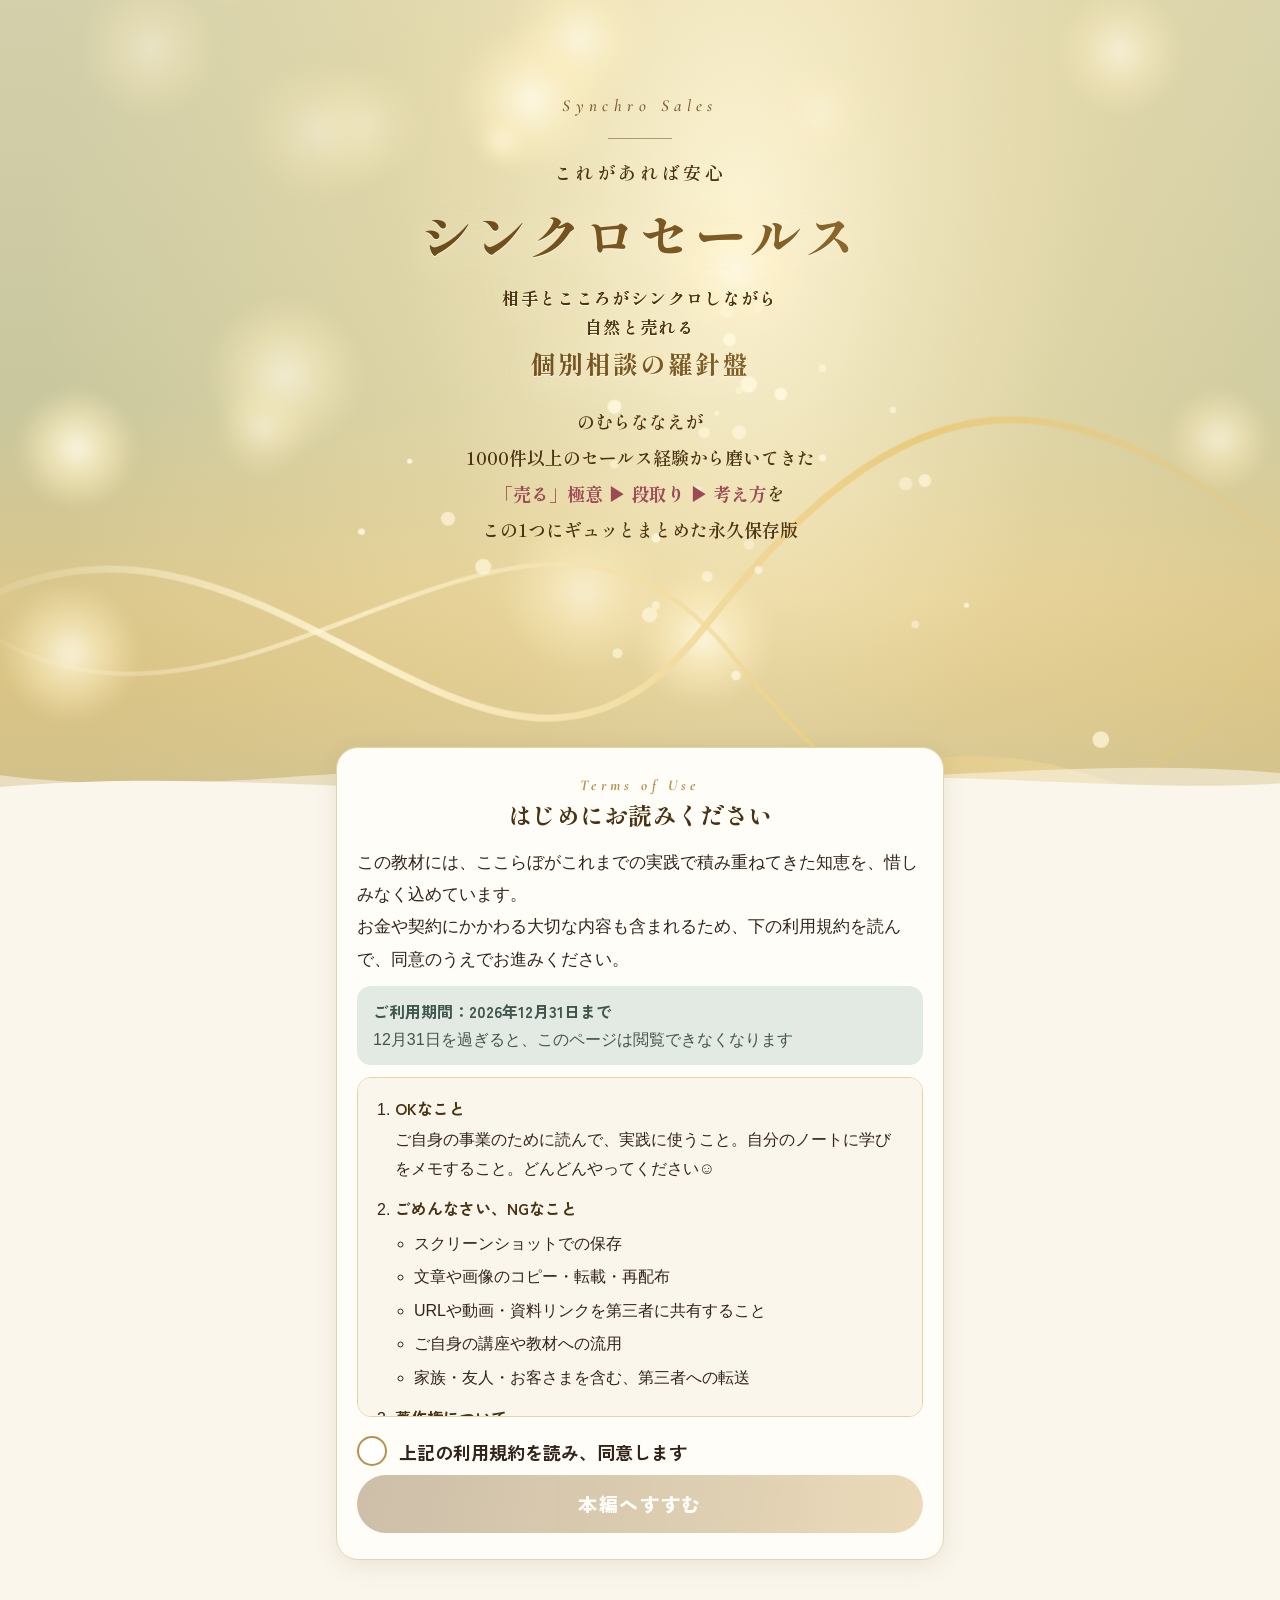
<file: sales-manual/index.html>
<!DOCTYPE html>
<html lang="ja">
<head>
<meta charset="UTF-8">
<meta name="viewport" content="width=device-width, initial-scale=1.0, viewport-fit=cover">
<title>シンクロセールス 個別相談の羅針盤</title>
<meta name="description" content="これがあれば安心｜相手とこころがシンクロしながら自然と売れる、個別相談の羅針盤">
<meta name="theme-color" content="#E9D6A6">
<link rel="preconnect" href="https://fonts.googleapis.com">
<link rel="preconnect" href="https://fonts.gstatic.com" crossorigin>
<link href="https://fonts.googleapis.com/css2?family=Cormorant+Garamond:ital,wght@0,500;0,600;1,500&family=Shippori+Mincho:wght@500;600;800&family=Zen+Kaku+Gothic+New:wght@500;700;900&display=swap" rel="stylesheet">
<style>
:root{
  --ivory:#FBF6EC; --pearl:#FFFDF8; --sand:#F1E4C8; --sand-deep:#E6D2A8;
  --ink:#33241A; --ink-soft:#4A3626; --ink-faint:#6E5642;
  --bronze:#6B4A1E; --bronze-deep:#4A3110; --gold:#B8904A; --gold-light:#E7CD8E; --champagne:#F4E6C4;
  --sea:#6F8478; --sea-deep:#3F564E; --sea-pale:#E3EAE3;
  --rose:#9E4A55; --rose-pale:#F6E4E2;
  --ok:#4C7A5E;
  --line:#E5D3AE;
  --shadow:0 6px 24px rgba(90,64,24,.10);
  --foil:linear-gradient(100deg,#5E3F14 0%,#9C7533 22%,#D9B865 38%,#F7E7B0 48%,#C9A052 58%,#8A6528 78%,#5E3F14 100%);
  --serif:"Shippori Mincho",serif;
  --en:"Cormorant Garamond","Shippori Mincho",serif;
  --sans:"Zen Kaku Gothic New","Hiragino Sans","Noto Sans JP",sans-serif;
}
*{box-sizing:border-box;margin:0;padding:0}
html{scroll-behavior:smooth;scroll-padding-top:16px;-webkit-text-size-adjust:100%}
body{background:var(--ivory);color:var(--ink);font-family:var(--sans);font-size:18px;line-height:1.9;font-weight:500}
a{color:var(--bronze)}
.wrap{max-width:640px;margin:0 auto;padding:0 16px 110px}
[hidden]{display:none!important}

/* ================= ヒーロー：光る金色の海 ================= */
.hero{position:relative;overflow:hidden;text-align:center;padding:64px 20px 230px;min-height:640px;
  background:
    radial-gradient(60% 40% at 50% 100%, rgba(255,240,196,.95), transparent 70%),
    linear-gradient(180deg,#B9C2AE 0%,#C9C9A6 22%,#DCCB96 48%,#E9D094 68%,#F2DFAE 86%,var(--ivory) 100%);}
.scene{position:absolute;inset:0;width:100%;height:100%;pointer-events:none}
.scene .bk circle,.scene .gl circle{animation:twinkle 4.5s ease-in-out infinite;transform-box:fill-box;transform-origin:center}
.scene .st path{animation:star 5s ease-in-out infinite;transform-box:fill-box;transform-origin:center}
@keyframes star{0%,100%{opacity:0;transform:scale(.4) rotate(0)}50%{opacity:1;transform:scale(1) rotate(45deg)}}
.scene .wv{animation:sway 9s ease-in-out infinite alternate}
.scene .w2{animation-duration:7s}.scene .w3{animation-duration:11s}
@keyframes sway{from{transform:translateX(-10px)}to{transform:translateX(10px)}}
.scene .ribbons path{stroke-dasharray:600;stroke-dashoffset:600;animation:draw 3.5s ease-out .4s forwards}
@keyframes draw{to{stroke-dashoffset:0}}
.unused-bokeh{position:absolute;border-radius:50%;background:radial-gradient(circle,rgba(255,252,236,.95) 0%,rgba(255,244,205,.55) 40%,transparent 70%);animation:twinkle 5s ease-in-out infinite}
@keyframes twinkle{0%,100%{opacity:.35;transform:scale(.9)}50%{opacity:1;transform:scale(1.08)}}
.hero__inner{position:relative;z-index:1}
.hero__en{font-family:var(--en);font-style:italic;font-weight:500;font-size:17px;letter-spacing:.32em;color:var(--bronze);opacity:.9}
.hero__line{width:64px;height:1px;background:var(--bronze);opacity:.5;margin:16px auto}
.hero__pre{font-family:var(--serif);font-weight:600;font-size:18px;letter-spacing:.2em;color:var(--bronze-deep)}
.hero__title{font-family:var(--serif);font-weight:800;line-height:1.35;margin-top:10px;
  background:linear-gradient(100deg,#4E3410 0%,#7E5A22 25%,#A8823C 42%,#D7B66A 50%,#9C7533 58%,#6B4A1A 78%,#4E3410 100%);background-size:220% 100%;-webkit-background-clip:text;background-clip:text;color:transparent;
  filter:drop-shadow(0 1px 0 rgba(255,250,232,.9)) drop-shadow(0 6px 18px rgba(255,244,210,.8));
  animation:foil 7s ease-in-out infinite}
.hero__title .t1{display:block;font-size:17px;line-height:1.7;letter-spacing:.08em;margin-top:14px;color:var(--bronze-deep);-webkit-text-fill-color:var(--bronze-deep);font-weight:600}
.hero__title .t2{display:block;font-size:40px;letter-spacing:.06em}
.hero__title .t3{display:block;font-size:25px;letter-spacing:.1em;margin-top:6px;white-space:nowrap}
@keyframes foil{0%,100%{background-position:0% 0}50%{background-position:100% 0}}
.hero__lead{margin-top:22px;font-family:var(--serif);font-weight:600;font-size:18px;line-height:2;color:var(--bronze-deep)}
.hero__lead b{font-size:24px;color:var(--rose)}
.wave{position:absolute;left:0;right:0;bottom:-1px;width:100%;height:70px;display:block}

/* ================= 共通パーツ ================= */
.card{background:var(--pearl);border:1px solid var(--line);border-radius:22px;box-shadow:var(--shadow);padding:22px 18px;margin-bottom:14px}
.card h3{font-family:var(--serif);font-size:21px;line-height:1.55;color:var(--bronze-deep);margin-bottom:10px}
.card h4{font-size:18px;color:var(--bronze-deep);margin:14px 0 4px}
.card p+p{margin-top:10px}
.label{display:inline-block;font-size:14px;font-weight:900;letter-spacing:.06em;color:var(--pearl);background:var(--sea-deep);border-radius:6px;padding:1px 10px;margin-bottom:6px}
.label.gold{background:var(--gold)}
.label.rose{background:var(--rose)}
.note{background:var(--champagne);border-radius:14px;padding:14px 16px;margin-top:12px;font-size:17px}
.secret-box{position:relative;background:linear-gradient(135deg,#FFF9EA,#F6E7C2);border:1px solid var(--gold-light);border-radius:16px;padding:16px 16px 14px;margin-top:12px;font-size:17px}
.secret-box::before{content:"ここらぼ流の極意";display:inline-block;font-family:var(--serif);font-weight:800;font-size:15px;letter-spacing:.1em;color:var(--pearl);background:var(--foil);background-size:200% 100%;border-radius:999px;padding:2px 14px;margin-bottom:8px}
.warn{background:var(--rose-pale);border-left:5px solid var(--rose);border-radius:12px;padding:14px 16px;margin-top:12px;font-size:17px}
.warn b{color:var(--rose)}
ul.dots{padding-left:1.2em}
ul.dots li{margin:4px 0}
.em{background:linear-gradient(transparent 62%,var(--gold-light) 62%);font-weight:700}
.small{font-size:15px;color:var(--ink-faint)}

/* 資料・動画へのリンク */
.res{display:flex;align-items:center;gap:10px;margin-top:12px;padding:12px 14px;border-radius:14px;border:1.5px solid var(--gold-light);background:var(--pearl);text-decoration:none;color:var(--bronze-deep);font-weight:700;font-size:16px;line-height:1.5}
.res::before{content:"";flex:none;width:34px;height:34px;border-radius:50%;background:var(--foil);background-size:200% 100%}
.res.video::before{content:"▶";display:grid;place-items:center;color:#fff;font-size:13px}
.res.doc::before{content:"✦";display:grid;place-items:center;color:#fff;font-size:15px}
.res.soon{border-style:dashed;color:var(--ink-faint);background:transparent}
.res.soon::after{content:"準備中";margin-left:auto;font-size:13px;background:var(--sand);border-radius:6px;padding:0 8px;flex:none}

/* ================= 規約ゲート ================= */
.gate{margin-top:-60px;position:relative;z-index:2}
.gate .card{padding:26px 20px}
.gate h2{font-family:var(--serif);font-size:24px;text-align:center;color:var(--bronze-deep);line-height:1.5}
.gate h2 small{display:block;font-family:var(--en);font-style:italic;font-size:15px;letter-spacing:.28em;color:var(--gold)}
.gate__msg{margin:14px 0 10px;font-size:17px}
.terms{max-height:340px;overflow:auto;background:var(--ivory);border:1px solid var(--line);border-radius:14px;padding:16px 16px 6px;font-size:16px;line-height:1.85}
.terms ol{padding-left:1.3em}
.terms li{margin-bottom:10px}
.terms li b{color:var(--bronze-deep)}
.agree{display:flex;gap:12px;align-items:flex-start;margin:18px 0 6px;font-weight:700;cursor:pointer}
.btn{display:block;width:100%;min-height:58px;border:0;border-radius:999px;font:inherit;font-weight:900;font-size:19px;letter-spacing:.08em;cursor:pointer;color:#fff;background:linear-gradient(100deg,#7A5826,#C9A052 45%,#E8CF8D 55%,#B48A40 70%,#7A5826);background-size:220% 100%;box-shadow:0 8px 22px rgba(122,88,38,.35);transition:background-position .6s,opacity .3s}
.btn:hover{background-position:100% 0}
.btn:disabled{opacity:.38;cursor:not-allowed;box-shadow:none}

/* ================= 目次 ================= */
.howto{text-align:center;margin:-56px 0 18px;position:relative;z-index:2}
.howto p{display:inline-block;background:var(--pearl);border:1px solid var(--line);border-radius:28px;padding:10px 20px;font-weight:700;font-size:16px;line-height:1.6;max-width:100%;box-shadow:var(--shadow)}
.toc{list-style:none;background:var(--pearl);border:1px solid var(--line);border-radius:22px;box-shadow:var(--shadow);overflow:hidden}
.toc li+li{border-top:1px solid #F0E4CB}
.toc a{display:flex;align-items:center;gap:14px;padding:15px 16px;text-decoration:none;color:var(--ink);min-height:68px}
.toc a:active{background:var(--champagne)}
.toc .no{flex:none;font-family:var(--en);font-weight:600;font-size:30px;line-height:1;width:42px;text-align:center;background:var(--foil);background-size:200% 100%;-webkit-background-clip:text;background-clip:text;color:transparent}
.toc .tt{flex:1;font-weight:700;font-size:17px;word-break:keep-all;overflow-wrap:anywhere;line-height:1.45}
.toc .tt small{display:block;font-size:14px;font-weight:500;color:var(--ink-faint)}
.toc .arr{flex:none;color:var(--gold);font-size:18px}

/* ================= セクション見出し（金の帯） ================= */
.sec{margin-top:52px}
.band{position:relative;overflow:hidden;border-radius:18px;padding:18px 18px 18px 86px;margin-bottom:16px;min-height:96px;display:flex;flex-direction:column;justify-content:center;
  background:linear-gradient(105deg,#6E4E1E 0%,#A9823E 24%,#E2C47E 46%,#F8EBC0 54%,#D2AE62 66%,#8F6A2C 88%,#6E4E1E 100%);box-shadow:0 10px 26px rgba(110,78,30,.28)}
.band::after{content:"";position:absolute;inset:0;background:linear-gradient(115deg,transparent 30%,rgba(255,255,255,.45) 48%,transparent 62%);background-size:250% 100%;animation:sheen 6s ease-in-out infinite}
@keyframes sheen{0%{background-position:120% 0}60%,100%{background-position:-60% 0}}
.band .no{position:absolute;left:16px;top:50%;transform:translateY(-50%);width:56px;height:56px;border-radius:50%;border:1.5px solid rgba(255,250,230,.85);display:grid;place-items:center;font-family:var(--en);font-weight:600;font-size:28px;color:#FFFBEA;text-shadow:0 1px 4px rgba(60,40,10,.5)}
.band h2{position:relative;z-index:1;font-family:var(--serif);font-weight:800;font-size:21px;word-break:keep-all;overflow-wrap:anywhere;line-height:1.45;color:#2E1D08;text-shadow:0 1px 0 rgba(255,248,225,.7)}
.band p{position:relative;z-index:1;font-size:15px;font-weight:700;color:#3E2A10;line-height:1.5;margin-top:2px}
.next{display:flex;justify-content:space-between;align-items:center;gap:10px;margin-top:18px;padding:14px 18px;border-radius:16px;background:var(--sea-pale);text-decoration:none;color:var(--sea-deep);font-weight:700;font-size:16px}
.next b{font-family:var(--serif);font-size:18px}

/* ================= 全体の流れ ================= */
.flow{list-style:none;counter-reset:f}
.flow>li{position:relative;background:var(--pearl);border:1px solid var(--line);border-radius:18px;box-shadow:var(--shadow);padding:16px 16px 16px 64px;margin-bottom:24px}
.flow>li::before{counter-increment:f;content:counter(f);position:absolute;left:14px;top:16px;width:36px;height:36px;border-radius:50%;background:var(--foil);background-size:200% 100%;color:#fff;display:grid;place-items:center;font-family:var(--en);font-weight:600;font-size:20px}
.flow>li:not(:last-child)::after{content:"";position:absolute;left:50%;bottom:-19px;width:1.5px;height:14px;background:var(--gold)}
.flow h3{font-family:var(--serif);font-size:20px;color:var(--bronze-deep);line-height:1.5}
.flow p{font-size:16px;color:var(--ink-faint)}
.ways{list-style:none;margin-top:10px}
.ways li{background:var(--ivory);border-radius:12px;padding:10px 12px;margin-top:8px;font-size:16px;line-height:1.7}
.ways li b{display:block;color:var(--bronze-deep);font-size:17px}

/* ================= 7つの極意 ================= */
.rate{display:grid;grid-template-columns:1fr 1fr;gap:10px;margin:6px 0 4px}
.rate div{text-align:center;border-radius:16px;padding:12px 6px;background:var(--ivory)}
.rate div.us{background:linear-gradient(135deg,#FFF6DD,#EED9A2)}
.rate small{display:block;font-size:14px;font-weight:700;color:var(--ink-faint);line-height:1.5}
.rate b{font-family:var(--en);font-weight:600;font-size:40px;line-height:1.2;color:var(--ink-faint)}
.rate .us b{background:var(--foil);background-size:200% 100%;-webkit-background-clip:text;background-clip:text;color:transparent}
.secrets{list-style:none;counter-reset:s}
.secrets>li{background:var(--pearl);border:1px solid var(--line);border-radius:20px;box-shadow:var(--shadow);padding:18px 18px;margin-bottom:12px}
.secrets>li>h3{display:flex;gap:12px;align-items:center;font-family:var(--serif);font-size:20px;line-height:1.45;color:var(--bronze-deep);margin-bottom:8px}
.secrets>li>h3::before{counter-increment:s;content:counter(s);flex:none;width:38px;height:38px;border-radius:50%;border:1.5px solid var(--gold);color:var(--gold);display:grid;place-items:center;font-family:var(--en);font-weight:600;font-size:22px}
.road{margin-top:12px;border-radius:14px;padding:12px 14px;background:var(--sea-pale)}
.road b{display:block;color:var(--sea-deep);font-size:16px}
.road ol{list-style:none;display:flex;flex-wrap:wrap;gap:6px 4px;margin-top:6px;font-size:15px;font-weight:700}
.road ol li{background:var(--pearl);border-radius:8px;padding:2px 10px}
.road ol li:not(:last-child)::after{content:" →";color:var(--gold)}

/* ================= チェックリスト ================= */
.progress{display:flex;align-items:center;gap:10px;margin-bottom:6px;font-size:15px;font-weight:700;color:var(--ink-faint)}
.progress__bar{flex:1;height:8px;background:var(--sand);border-radius:99px;overflow:hidden}
.progress__bar i{display:block;height:100%;width:0;background:var(--foil);background-size:200% 100%;transition:width .3s}
.progress.done{color:var(--ok)}
.phase{font-family:var(--serif);font-weight:800;font-size:17px;color:var(--sea-deep);margin:18px 0 2px;padding-top:12px;border-top:1px dashed var(--line)}
.phase:first-of-type{border-top:0;padding-top:0}
.ck{display:flex;gap:12px;align-items:flex-start;padding:12px 2px;border-bottom:1px solid #F3E9D5;cursor:pointer}
.ck:last-child{border-bottom:0}
.ck input,.agree input{flex:none;appearance:none;-webkit-appearance:none;width:30px;height:30px;border:2px solid var(--gold);border-radius:50%;background:#fff;margin-top:1px;display:grid;place-items:center;cursor:pointer}
.ck input:checked,.agree input:checked{background:var(--foil);background-size:200% 100%;border-color:var(--gold)}
.ck input:checked::after,.agree input:checked::after{content:"✓";color:#fff;font-weight:900;font-size:18px;line-height:1}
.ck input:checked+span{color:var(--ink-faint)}
.ck span small{display:block;font-size:15px;color:var(--ink-faint)}
.reset{display:block;margin:8px 0 0 auto;background:none;border:1px solid var(--line);border-radius:99px;padding:5px 14px;font:inherit;font-size:13px;color:var(--ink-faint);cursor:pointer}

/* ================= 当日 ================= */
.tl{list-style:none}
.tl>li{position:relative;padding:0 0 20px 28px;border-left:1.5px solid var(--gold-light);margin-left:9px}
.tl>li:last-child{border-left-color:transparent;padding-bottom:0}
.tl>li::before{content:"";position:absolute;left:-10px;top:5px;width:18px;height:18px;border-radius:50%;background:var(--foil);background-size:200% 100%;border:3px solid var(--pearl);box-shadow:0 0 0 1.5px var(--gold)}
.tl .time{display:inline-block;font-size:14px;font-weight:900;color:var(--sea-deep);background:var(--sea-pale);border-radius:6px;padding:0 8px}
.tl h4{font-family:var(--serif);font-size:20px;color:var(--bronze-deep);margin:4px 0 2px}
.tl .goal{font-size:15px;color:var(--ink-faint);font-weight:700;margin-bottom:4px}

/* ================= 反論 ================= */
.steps4{display:grid;gap:10px}
.steps4 div{background:var(--ivory);border-radius:14px;padding:12px 14px;font-size:17px}
.steps4 b{font-family:var(--serif);color:var(--bronze-deep);font-size:19px}
details.qa{background:var(--pearl);border:1px solid var(--line);border-radius:16px;margin-bottom:10px;overflow:hidden}
details.qa summary{list-style:none;cursor:pointer;padding:16px 48px 16px 18px;font-weight:700;font-size:18px;position:relative;color:var(--bronze-deep)}
details.qa summary::-webkit-details-marker{display:none}
details.qa summary::after{content:"＋";position:absolute;right:18px;top:50%;transform:translateY(-50%);font-size:20px;color:var(--gold)}
details.qa[open] summary::after{content:"－"}
details.qa .body{padding:0 18px 18px;font-size:17px}
details.qa .body p+p{margin-top:8px}

/* ================= 表・計算 ================= */
.tbl{width:100%;border-collapse:collapse;font-size:17px}
.tbl th,.tbl td{border-bottom:1px solid var(--line);padding:10px 6px;text-align:left;vertical-align:top}
.tbl th{white-space:nowrap;color:var(--bronze-deep);width:5.8em;font-family:var(--serif)}
.must{list-style:none}
.must li{position:relative;padding:8px 0 8px 32px;border-bottom:1px dashed var(--line)}
.must li:last-child{border-bottom:0}
.must li::before{content:"必";position:absolute;left:0;top:11px;width:22px;height:22px;border-radius:50%;background:var(--rose);color:#fff;font-size:12px;font-weight:900;display:grid;place-items:center}
.must.opt li::before{content:"推";background:var(--sea)}
.formula{text-align:center;font-family:var(--serif);font-weight:800;font-size:22px;line-height:1.6;color:var(--bronze-deep);padding:6px 0}
.calc label{display:block;font-weight:700;margin-top:10px;font-size:16px}
.calc input{width:100%;font:inherit;font-size:22px;padding:10px 14px;border:1.5px solid var(--line);border-radius:12px;background:#fff;color:var(--ink)}
.calc .row{display:grid;grid-template-columns:1fr 1fr;gap:10px}
.calc .out{margin-top:16px;border-radius:18px;padding:16px 18px;color:#FFF8E6;background:linear-gradient(135deg,#3F564E,#2E413B)}
.calc .out div{display:flex;justify-content:space-between;align-items:baseline;gap:10px;padding:6px 0;border-bottom:1px solid rgba(255,248,230,.18)}
.calc .out div:last-child{border:0}
.calc .out b{font-family:var(--en);font-size:28px;font-weight:600;color:var(--gold-light)}

/* ================= テンプレ ================= */
.tpl{margin-top:14px;border:1px solid var(--gold-light);border-radius:16px;overflow:hidden}
.tpl h4{margin:0;padding:10px 14px;background:var(--champagne);font-size:16px;color:var(--bronze-deep)}
.tpl pre{white-space:pre-wrap;word-break:break-word;font-family:var(--sans);font-size:16px;line-height:1.8;padding:14px;color:var(--ink);background:var(--pearl)}
.copy{display:block;width:100%;min-height:52px;border:0;border-top:1px solid var(--gold-light);background:var(--pearl);color:var(--bronze);font:inherit;font-weight:900;font-size:17px;cursor:pointer}
.copy.ok{background:var(--ok);color:#fff}

/* ================= 目次へ戻る ================= */
.totoc{position:fixed;right:14px;bottom:calc(16px + env(safe-area-inset-bottom));z-index:20;display:flex;align-items:center;gap:6px;padding:12px 18px;border-radius:999px;text-decoration:none;font-weight:900;font-size:16px;color:#fff;background:linear-gradient(100deg,#6E4E1E,#B48A40 50%,#7A5826);box-shadow:0 8px 20px rgba(80,56,20,.35)}

footer{text-align:center;font-size:14px;color:var(--ink-faint);margin-top:56px}
footer a{color:var(--ink-faint)}


/* ================= 追加パーツ ================= */
.hero__chain{font-weight:800;color:var(--rose)}
.term-period{background:var(--sea-pale);border-radius:14px;padding:12px 16px;margin:0 0 12px;font-size:16px;line-height:1.7;color:var(--sea-deep)}
.terms__warm{margin:6px 0 8px;padding:12px 14px;border-radius:12px;background:var(--champagne);font-weight:700;color:var(--bronze-deep)}
.fig{margin:4px 0 16px;text-align:center}
.fig img{display:block;width:100%;max-width:520px;height:auto;margin:0 auto;border-radius:18px;box-shadow:var(--shadow);border:1px solid var(--line)}
@media (max-width:560px){.fig--wide{margin-left:-14px;margin-right:-14px}.fig--wide img{border-radius:12px}}
.fig figcaption{font-size:13px;color:var(--ink-faint);margin-top:6px}
.flow>li .diagram,.flow>li .ways{margin-left:-48px}
.ways li strong{color:var(--bronze-deep)}
.diagram{margin:12px 0 4px;border:1.5px dashed var(--gold-light);border-radius:16px;padding:14px;background:linear-gradient(180deg,#FFFCF3,#FBF1DA)}
.diagram__title{font-family:var(--serif);font-weight:800;font-size:17px;text-align:center;color:var(--bronze-deep);margin-bottom:10px}
.diagram__steps{display:grid;gap:8px}
.diagram__steps div{position:relative;background:var(--pearl);border-radius:12px;padding:10px 12px 10px 48px;line-height:1.55}
.diagram__steps .dn{position:absolute;left:12px;top:10px;font-family:var(--serif);font-weight:800;font-size:22px;color:var(--gold)}
.diagram__steps b{display:block;color:var(--bronze-deep);font-size:17px}
.diagram__steps small{display:block;font-size:14px;color:var(--ink-faint)}
.diagram__steps em{display:block;font-style:normal;font-size:15px;font-weight:700;color:var(--sea-deep)}
.diagram__foot{text-align:center;font-size:15px;margin-top:10px;line-height:1.7}
.diagram__foot b{color:var(--rose)}
.chain{list-style:none;display:flex;flex-wrap:wrap;gap:6px 4px;font-size:15px;font-weight:700}
.chain li{background:var(--champagne);border-radius:8px;padding:2px 10px}
.chain li:not(:last-child)::after{content:" →";color:var(--gold)}
.chain.big{justify-content:center;font-size:18px;gap:10px 6px}
.chain.big li{padding:6px 14px;background:var(--pearl);border:1px solid var(--gold-light)}
.mantra{margin:18px 0 14px;text-align:center;font-family:var(--serif);font-weight:800;font-size:21px;line-height:1.75;color:var(--bronze-deep);padding:18px 12px;border-top:1px solid var(--gold-light);border-bottom:1px solid var(--gold-light);background:linear-gradient(180deg,transparent,rgba(244,230,196,.55),transparent)}
.mantra-s{margin-top:10px;text-align:center;font-family:var(--serif);font-weight:800;font-size:18px;line-height:1.7;color:var(--rose)}
.say-q{margin-top:8px;padding:12px 14px;border-radius:12px;background:var(--ivory);border-left:4px solid var(--gold);font-family:var(--serif);font-weight:600;font-size:17px}
.compare{display:grid;grid-template-columns:1fr 1fr;gap:10px;margin:6px 0 4px}
.compare div{text-align:center;border-radius:14px;padding:10px 6px;background:var(--ivory);line-height:1.5}
.compare div.us{background:linear-gradient(135deg,#FFF6DD,#EED9A2)}
.compare small{display:block;font-size:14px;font-weight:700;color:var(--ink-faint)}
.compare b{display:block;font-family:var(--serif);font-size:28px;color:var(--bronze-deep)}
.compare span{font-size:15px;font-weight:700}
.four{padding-left:1.4em}
.four li{margin:4px 0}
.four small{display:block;font-size:14px;color:var(--ink-faint)}
.roads{display:grid;gap:10px;margin-top:12px}
.roads .road{margin-top:0}
.roads .road small{display:block;font-size:14px;color:var(--ink-faint);line-height:1.5}
.hint-love{margin-top:10px;font-size:15px;line-height:1.8;color:var(--ink-soft);background:var(--rose-pale);border-radius:12px;padding:10px 14px}
.tiers{display:grid;gap:10px}
.tiers div{background:var(--ivory);border-radius:12px;padding:10px 14px}
.tiers b{font-family:var(--serif);color:var(--bronze-deep)}
.loop{margin-top:18px}
.pager{display:flex;gap:10px;align-items:stretch;margin-top:18px}
.pager .next{flex:1;margin-top:0;flex-direction:column;align-items:flex-start;justify-content:center;gap:0}
.pager .next span{font-size:14px}
.road strong{color:var(--sea-deep)}
.pager .prev{flex:none;display:flex;align-items:center;padding:14px 16px;border-radius:16px;background:var(--pearl);border:1px solid var(--line);text-decoration:none;color:var(--ink-faint);font-weight:700;font-size:16px}
footer a{margin:0 6px}
@media (min-width:720px){
  .hero{padding:90px 24px 260px}
  .hero__title .t2{font-size:52px}
}
@media (prefers-reduced-motion:reduce){
  *{animation:none!important}
}
@media print{
  .totoc,.copy,.reset,.gate,.next{display:none!important}
  #main{display:block!important}
  body{font-size:14px;background:#fff}
  .card,.secrets>li,.flow>li{box-shadow:none;break-inside:avoid}
}
</style>
</head>
<body>

<header class="hero" id="top">
  <svg class="scene" viewBox="0 0 400 720" preserveAspectRatio="xMidYMid slice" aria-hidden="true">
    <defs>
      <linearGradient id="sky" x1="0" y1="0" x2="0" y2="1">
        <stop offset="0" stop-color="#C7CDB8"/><stop offset=".28" stop-color="#D6D2AE"/><stop offset=".5" stop-color="#C9C79E"/>
        <stop offset=".62" stop-color="#E2C784"/><stop offset=".82" stop-color="#EDD39A"/><stop offset="1" stop-color="#F6E6BF"/>
      </linearGradient>
      <radialGradient id="sun" cx=".58" cy=".42" r=".55"><stop offset="0" stop-color="#FFF6D8" stop-opacity=".95"/><stop offset=".5" stop-color="#FBE7B0" stop-opacity=".35"/><stop offset="1" stop-color="#FBE7B0" stop-opacity="0"/></radialGradient>
      <radialGradient id="bk"><stop offset="0" stop-color="#FFFCEB"/><stop offset=".55" stop-color="#FFF1C4" stop-opacity=".55"/><stop offset="1" stop-color="#FFF1C4" stop-opacity="0"/></radialGradient>
      <linearGradient id="wg1" x1="0" y1="0" x2="1" y2="1"><stop offset="0" stop-color="#C9A452"/><stop offset=".45" stop-color="#F3DC98"/><stop offset=".7" stop-color="#D6AF5E"/><stop offset="1" stop-color="#B98F3F"/></linearGradient>
      <linearGradient id="wg2" x1="0" y1="0" x2="1" y2="0"><stop offset="0" stop-color="#E6C77E"/><stop offset=".5" stop-color="#FFF0C2"/><stop offset="1" stop-color="#DDB868"/></linearGradient>
      <linearGradient id="rb" x1="0" y1="0" x2="1" y2="0"><stop offset="0" stop-color="#FFF5D2" stop-opacity="0"/><stop offset=".3" stop-color="#FFF5D2" stop-opacity=".9"/><stop offset=".7" stop-color="#E9C978" stop-opacity=".9"/><stop offset="1" stop-color="#E9C978" stop-opacity="0"/></linearGradient>
      <linearGradient id="hz" x1="0" y1="0" x2="0" y2="1"><stop offset="0" stop-color="#9FAA8C" stop-opacity="0"/><stop offset=".55" stop-color="#9FAA8C" stop-opacity=".28"/><stop offset="1" stop-color="#9FAA8C" stop-opacity="0"/></linearGradient>
      <filter id="soft"><feGaussianBlur stdDeviation="1.6"/></filter>
    </defs>
    <rect width="400" height="720" fill="url(#sky)"/>
    <rect width="400" height="720" fill="url(#sun)"/>
    <rect x="0" y="420" width="400" height="110" fill="url(#hz)"/>
    <g class="bk" filter="url(#soft)"><circle cx="130" cy="198" r="19" fill="url(#bk)" opacity="0.39" style="animation-delay:3.2s"/><circle cx="146" cy="169" r="16" fill="url(#bk)" opacity="0.37" style="animation-delay:2.6s"/><circle cx="28" cy="179" r="14" fill="url(#bk)" opacity="0.80" style="animation-delay:0.7s"/><circle cx="89" cy="351" r="25" fill="url(#bk)" opacity="0.67" style="animation-delay:2.4s"/><circle cx="391" cy="165" r="23" fill="url(#bk)" opacity="0.51" style="animation-delay:0.9s"/><circle cx="47" cy="249" r="22" fill="url(#bk)" opacity="0.45" style="animation-delay:3.5s"/><circle cx="256" cy="269" r="17" fill="url(#bk)" opacity="0.38" style="animation-delay:0.4s"/><circle cx="82" cy="368" r="15" fill="url(#bk)" opacity="0.52" style="animation-delay:3.5s"/><circle cx="181" cy="246" r="22" fill="url(#bk)" opacity="0.73" style="animation-delay:1.5s"/><circle cx="230" cy="318" r="24" fill="url(#bk)" opacity="0.75" style="animation-delay:1.7s"/><circle cx="392" cy="188" r="14" fill="url(#bk)" opacity="0.77" style="animation-delay:0.9s"/><circle cx="196" cy="163" r="19" fill="url(#bk)" opacity="0.77" style="animation-delay:3.4s"/><circle cx="350" cy="250" r="20" fill="url(#bk)" opacity="0.68" style="animation-delay:3.5s"/><circle cx="182" cy="419" r="25" fill="url(#bk)" opacity="0.61" style="animation-delay:4.0s"/><circle cx="24" cy="374" r="19" fill="url(#bk)" opacity="0.90" style="animation-delay:4.9s"/><circle cx="114" cy="273" r="19" fill="url(#bk)" opacity="0.36" style="animation-delay:2.8s"/><circle cx="67" cy="187" r="7" fill="url(#bk)" opacity="0.77" style="animation-delay:0.8s"/><circle cx="99" cy="275" r="23" fill="url(#bk)" opacity="0.39" style="animation-delay:2.7s"/><circle cx="220" cy="433" r="22" fill="url(#bk)" opacity="0.83" style="animation-delay:1.7s"/><circle cx="166" cy="265" r="24" fill="url(#bk)" opacity="0.88" style="animation-delay:0.9s"/><circle cx="70" cy="224" r="11" fill="url(#bk)" opacity="0.62" style="animation-delay:3.5s"/><circle cx="105" cy="151" r="14" fill="url(#bk)" opacity="0.55" style="animation-delay:3.4s"/><circle cx="381" cy="371" r="16" fill="url(#bk)" opacity="0.69" style="animation-delay:4.1s"/><circle cx="22" cy="438" r="22" fill="url(#bk)" opacity="0.83" style="animation-delay:4.8s"/><circle cx="157" cy="278" r="8" fill="url(#bk)" opacity="0.70" style="animation-delay:0.4s"/><circle cx="27" cy="217" r="9" fill="url(#bk)" opacity="0.54" style="animation-delay:0.3s"/></g>
    <g class="ribbons" fill="none" stroke="url(#rb)" stroke-linecap="round">
      <path d="M-20 430 C80 360 150 520 220 430 S340 350 420 420" stroke-width="2.2"/>
      <path d="M-20 420 C70 500 160 350 230 440 S350 500 420 410" stroke-width="1.4" opacity=".8"/>
    </g>
    <path class="wv w1" d="M0 520 C60 470 120 548 200 505 S320 455 400 505 L400 720 L0 720Z" fill="url(#wg1)" opacity=".55"/>
    <path class="wv w2" d="M0 575 C70 540 140 600 220 562 S340 530 400 565 L400 720 L0 720Z" fill="url(#wg2)" opacity=".75"/>
    <path d="M0 575 C70 540 140 600 220 562 S340 530 400 565" fill="none" stroke="#FFFBEE" stroke-width="2.4" opacity=".85" filter="url(#soft)"/>
    <path class="wv w3" d="M0 640 C80 612 150 660 240 630 S350 610 400 632 L400 720 L0 720Z" fill="#F7E7BE" opacity=".9"/>
    <g class="gl"><circle cx="237" cy="330" r="1.5" fill="#FFF8DC" opacity="0.51" style="animation-delay:3.5s"/><circle cx="278" cy="557" r="1.1" fill="#FFF8DC" opacity="0.63" style="animation-delay:1.4s"/><circle cx="344" cy="465" r="2.6" fill="#FFF8DC" opacity="0.73" style="animation-delay:1.9s"/><circle cx="279" cy="362" r="1.0" fill="#FFF8DC" opacity="0.67" style="animation-delay:1.1s"/><circle cx="250" cy="637" r="2.5" fill="#FFF8DC" opacity="0.76" style="animation-delay:0.6s"/><circle cx="252" cy="531" r="0.8" fill="#FFF8DC" opacity="0.76" style="animation-delay:3.9s"/><circle cx="190" cy="649" r="1.5" fill="#FFF8DC" opacity="0.58" style="animation-delay:3.1s"/><circle cx="152" cy="527" r="2.2" fill="#FFF8DC" opacity="0.66" style="animation-delay:0.9s"/><circle cx="534" cy="630" r="2.3" fill="#FFF8DC" opacity="0.91" style="animation-delay:3.0s"/><circle cx="221" cy="414" r="1.7" fill="#FFF8DC" opacity="0.68" style="animation-delay:0.1s"/><circle cx="228" cy="340" r="2.0" fill="#FFF8DC" opacity="0.98" style="animation-delay:1.8s"/><circle cx="366" cy="677" r="2.6" fill="#FFF8DC" opacity="0.98" style="animation-delay:1.5s"/><circle cx="237" cy="412" r="1.2" fill="#FFF8DC" opacity="0.81" style="animation-delay:3.6s"/><circle cx="337" cy="641" r="1.7" fill="#FFF8DC" opacity="0.83" style="animation-delay:3.2s"/><circle cx="192" cy="361" r="2.2" fill="#FFF8DC" opacity="0.88" style="animation-delay:1.9s"/><circle cx="140" cy="396" r="2.2" fill="#FFF8DC" opacity="0.67" style="animation-delay:3.2s"/><circle cx="86" cy="690" r="2.5" fill="#FFF8DC" opacity="0.86" style="animation-delay:0.7s"/><circle cx="257" cy="377" r="1.1" fill="#FFF8DC" opacity="0.95" style="animation-delay:3.2s"/><circle cx="289" cy="384" r="2.0" fill="#FFF8DC" opacity="0.68" style="animation-delay:2.2s"/><circle cx="128" cy="378" r="0.8" fill="#FFF8DC" opacity="0.99" style="animation-delay:2.6s"/><circle cx="337" cy="525" r="2.4" fill="#FFF8DC" opacity="0.91" style="animation-delay:0.8s"/><circle cx="205" cy="423" r="1.3" fill="#FFF8DC" opacity="0.62" style="animation-delay:2.3s"/><circle cx="203" cy="426" r="2.4" fill="#FFF8DC" opacity="0.68" style="animation-delay:1.8s"/><circle cx="262" cy="546" r="2.4" fill="#FFF8DC" opacity="0.71" style="animation-delay:3.7s"/><circle cx="108" cy="516" r="0.8" fill="#FFF8DC" opacity="0.72" style="animation-delay:0.7s"/><circle cx="227" cy="331" r="2.2" fill="#FFF8DC" opacity="0.59" style="animation-delay:1.9s"/><circle cx="115" cy="598" r="1.7" fill="#FFF8DC" opacity="0.78" style="animation-delay:3.1s"/><circle cx="220" cy="369" r="1.8" fill="#FFF8DC" opacity="0.62" style="animation-delay:1.1s"/><circle cx="41" cy="616" r="2.2" fill="#FFF8DC" opacity="0.96" style="animation-delay:1.8s"/><circle cx="224" cy="557" r="1.7" fill="#FFF8DC" opacity="0.76" style="animation-delay:2.8s"/><circle cx="126" cy="497" r="2.5" fill="#FFF8DC" opacity="0.85" style="animation-delay:3.5s"/><circle cx="190" cy="679" r="1.3" fill="#FFF8DC" opacity="0.78" style="animation-delay:3.8s"/><circle cx="285" cy="641" r="1.6" fill="#FFF8DC" opacity="0.54" style="animation-delay:1.0s"/><circle cx="244" cy="357" r="2.0" fill="#FFF8DC" opacity="0.89" style="animation-delay:3.6s"/><circle cx="218" cy="387" r="1.1" fill="#FFF8DC" opacity="0.94" style="animation-delay:3.9s"/><circle cx="151" cy="411" r="2.5" fill="#FFF8DC" opacity="0.70" style="animation-delay:1.9s"/><circle cx="286" cy="696" r="1.6" fill="#FFF8DC" opacity="0.76" style="animation-delay:1.4s"/><circle cx="205" cy="402" r="1.4" fill="#FFF8DC" opacity="0.86" style="animation-delay:0.1s"/><circle cx="212" cy="535" r="1.4" fill="#FFF8DC" opacity="0.81" style="animation-delay:2.0s"/><circle cx="234" cy="354" r="2.6" fill="#FFF8DC" opacity="0.89" style="animation-delay:3.9s"/><circle cx="231" cy="369" r="2.2" fill="#FFF8DC" opacity="0.64" style="animation-delay:0.5s"/><circle cx="258" cy="486" r="2.4" fill="#FFF8DC" opacity="0.91" style="animation-delay:1.0s"/><circle cx="283" cy="385" r="2.1" fill="#FFF8DC" opacity="0.54" style="animation-delay:0.2s"/><circle cx="147" cy="585" r="1.6" fill="#FFF8DC" opacity="0.54" style="animation-delay:3.8s"/><circle cx="249" cy="565" r="2.3" fill="#FFF8DC" opacity="0.53" style="animation-delay:3.5s"/><circle cx="194" cy="498" r="1.4" fill="#FFF8DC" opacity="0.78" style="animation-delay:3.7s"/><circle cx="286" cy="429" r="1.2" fill="#FFF8DC" opacity="0.55" style="animation-delay:0.6s"/><circle cx="257" cy="349" r="1.2" fill="#FFF8DC" opacity="0.66" style="animation-delay:1.2s"/><circle cx="189" cy="611" r="1.1" fill="#FFF8DC" opacity="0.67" style="animation-delay:0.1s"/><circle cx="302" cy="423" r="0.8" fill="#FFF8DC" opacity="0.87" style="animation-delay:2.2s"/><circle cx="113" cy="400" r="1.0" fill="#FFF8DC" opacity="0.91" style="animation-delay:1.7s"/><circle cx="270" cy="513" r="2.3" fill="#FFF8DC" opacity="0.70" style="animation-delay:2.0s"/><circle cx="354" cy="584" r="2.3" fill="#FFF8DC" opacity="0.85" style="animation-delay:2.5s"/><circle cx="223" cy="480" r="1.4" fill="#FFF8DC" opacity="0.53" style="animation-delay:0.5s"/><circle cx="231" cy="356" r="1.1" fill="#FFF8DC" opacity="0.54" style="animation-delay:3.4s"/><circle cx="105" cy="652" r="2.0" fill="#FFF8DC" opacity="0.64" style="animation-delay:1.0s"/><circle cx="193" cy="438" r="1.6" fill="#FFF8DC" opacity="0.63" style="animation-delay:3.8s"/><circle cx="259" cy="690" r="1.8" fill="#FFF8DC" opacity="0.62" style="animation-delay:3.9s"/><circle cx="230" cy="445" r="1.5" fill="#FFF8DC" opacity="0.74" style="animation-delay:2.0s"/><circle cx="234" cy="404" r="1.7" fill="#FFF8DC" opacity="0.50" style="animation-delay:1.1s"/><circle cx="224" cy="363" r="0.8" fill="#FFF8DC" opacity="0.65" style="animation-delay:0.9s"/><circle cx="252" cy="547" r="1.8" fill="#FFF8DC" opacity="0.88" style="animation-delay:2.6s"/><circle cx="332" cy="595" r="1.4" fill="#FFF8DC" opacity="0.99" style="animation-delay:0.6s"/><circle cx="136" cy="598" r="2.0" fill="#FFF8DC" opacity="0.52" style="animation-delay:3.3s"/><circle cx="41" cy="660" r="2.3" fill="#FFF8DC" opacity="0.57" style="animation-delay:2.1s"/><circle cx="111" cy="517" r="2.3" fill="#FFF8DC" opacity="0.90" style="animation-delay:3.3s"/><circle cx="371" cy="546" r="2.0" fill="#FFF8DC" opacity="0.61" style="animation-delay:0.1s"/><circle cx="192" cy="379" r="1.4" fill="#FFF8DC" opacity="0.55" style="animation-delay:3.3s"/><circle cx="122" cy="537" r="2.0" fill="#FFF8DC" opacity="0.74" style="animation-delay:0.0s"/><circle cx="78" cy="625" r="2.1" fill="#FFF8DC" opacity="0.75" style="animation-delay:2.1s"/></g>
    <g class="st"><path d="M254 475 Q254 485 264 485 Q254 485 254 494 Q254 485 245 485 Q254 485 254 475Z" fill="#FFFBEA" style="animation-delay:1.3s"/><path d="M55 519 Q55 528 65 528 Q55 528 55 538 Q55 528 46 528 Q55 528 55 519Z" fill="#FFFBEA" style="animation-delay:1.0s"/><path d="M282 677 Q282 685 290 685 Q282 685 282 693 Q282 685 274 685 Q282 685 282 677Z" fill="#FFFBEA" style="animation-delay:1.9s"/><path d="M193 611 Q193 620 202 620 Q193 620 193 630 Q193 620 183 620 Q193 620 193 611Z" fill="#FFFBEA" style="animation-delay:3.1s"/><path d="M249 481 Q249 487 254 487 Q249 487 249 493 Q249 487 243 487 Q249 487 249 481Z" fill="#FFFBEA" style="animation-delay:1.3s"/><path d="M283 529 Q283 537 291 537 Q283 537 283 545 Q283 537 274 537 Q283 537 283 529Z" fill="#FFFBEA" style="animation-delay:0.1s"/><path d="M51 520 Q51 529 60 529 Q51 529 51 538 Q51 529 42 529 Q51 529 51 520Z" fill="#FFFBEA" style="animation-delay:3.5s"/><path d="M260 526 Q260 534 268 534 Q260 534 260 542 Q260 534 252 534 Q260 534 260 526Z" fill="#FFFBEA" style="animation-delay:2.3s"/><path d="M189 486 Q189 496 199 496 Q189 496 189 506 Q189 496 178 496 Q189 496 189 486Z" fill="#FFFBEA" style="animation-delay:1.0s"/><path d="M363 671 Q363 676 368 676 Q363 676 363 681 Q363 676 357 676 Q363 676 363 671Z" fill="#FFFBEA" style="animation-delay:2.3s"/><path d="M309 675 Q309 683 316 683 Q309 683 309 691 Q309 683 301 683 Q309 683 309 675Z" fill="#FFFBEA" style="animation-delay:1.3s"/><path d="M101 672 Q101 678 108 678 Q101 678 101 684 Q101 678 95 678 Q101 678 101 672Z" fill="#FFFBEA" style="animation-delay:2.9s"/></g>
  </svg>
  <div class="hero__inner">
    <p class="hero__en">Synchro Sales</p>
    <div class="hero__line"></div>
    <p class="hero__pre">これがあれば安心</p>
    <h1 class="hero__title">
      <span class="t2">シンクロセールス</span>
      <span class="t1">相手とこころがシンクロしながら<br>自然と売れる</span>
      <span class="t3">個別相談の羅針盤</span>
    </h1>
    <p class="hero__lead">のむらななえが<br>1000件以上のセールス経験から磨いてきた<br><span class="hero__chain">「売る」極意 ▶ 段取り ▶ 考え方</span>を<br>この1つにギュッとまとめた永久保存版</p>
  </div>
  <svg class="wave" viewBox="0 0 1440 120" preserveAspectRatio="none" aria-hidden="true">
    <path d="M0,64 C240,112 480,16 720,56 C960,96 1200,28 1440,60 L1440,120 L0,120 Z" fill="#FBF6EC" opacity=".55"/>
    <path d="M0,84 C260,48 520,116 780,80 C1040,44 1250,96 1440,78 L1440,120 L0,120 Z" fill="#FBF6EC"/>
  </svg>
</header>

<div class="wrap">

<!-- ================= 取り扱い規約（同意してから本編へ） ================= -->
<section class="gate" id="gate">
  <div class="card">
    <h2><small>Terms of Use</small>はじめにお読みください</h2>
    <p class="gate__msg">この教材には、ここらぼがこれまでの実践で積み重ねてきた知恵を、惜しみなく込めています。<br>お金や契約にかかわる大切な内容も含まれるため、下の利用規約を読んで、同意のうえでお進みください。</p>
    <div class="term-period"><b>ご利用期間：2026年12月31日まで</b><br>12月31日を過ぎると、このページは閲覧できなくなります</div>
    <div class="terms" tabindex="0" aria-label="利用規約">
      <ol>
        <li><b>OKなこと</b><br>ご自身の事業のために読んで、実践に使うこと。自分のノートに学びをメモすること。どんどんやってください☺️</li>
        <li><b>ごめんなさい、NGなこと</b>
          <ul class="dots">
            <li>スクリーンショットでの保存</li>
            <li>文章や画像のコピー・転載・再配布</li>
            <li>URLや動画・資料リンクを第三者に共有すること</li>
            <li>ご自身の講座や教材への流用</li>
            <li>家族・友人・お客さまを含む、第三者への転送</li>
          </ul></li>
        <li><b>著作権について</b><br>本資料（文章・構成・画像・動画・資料リンクを含む）の著作権は、株式会社kokofuruに帰属します。</li>
        <li><b>契約・お金・法律の情報について</b><br>契約書・特定商取引法・税金などの記載は、一般的な情報と経験にもとづくもので、法的・税務的な個別の助言ではありません。最終的な判断は、弁護士・税理士・税務署など専門家にご確認ください。</li>
        <li><b>成果について</b><br>本資料は成果や売上を保証するものではありません。</li>
        <li><b>販売・契約の責任</b><br>本資料を参考に行う販売・契約・お客さまとのやり取りの責任は、各事業者ご自身にあります。</li>
        <li><b>内容の更新</b><br>内容は、より良いものにするため予告なく更新することがあります。</li>
      </ol>
      <p class="terms__warm">みんなを信頼してお渡ししている、大切な教材です。<br>ここらぼの中だけで、大切に、そして遠慮なく使い倒してください☺️</p>
      <p class="small">※万が一、外部への共有・転載などが確認された場合は、コンテンツの利用を停止させていただく場合があります。</p>
    </div>
    <label class="agree"><input type="checkbox" id="agreeCk"><span>上記の利用規約を読み、同意します</span></label>
    <button type="button" class="btn" id="agreeBtn" disabled>本編へすすむ</button>
  </div>
</section>

<main id="main" hidden>

<div class="howto"><p>✦ 今のあなたに必要な扉を、<br>ひとつ開いてみよう ✦</p></div>

<nav aria-label="目次">
  <ol class="toc" id="toc">
    <li><a href="#s1"><span class="no">01</span><span class="tt">個別相談（セールス）の<br>前後の流れを確認する</span><span class="arr">›</span></a></li>
    <li><a href="#s2"><span class="no">02</span><span class="tt">シンクロセールス<br>7つの極意</span><span class="arr">›</span></a></li>
    <li><a href="#s3"><span class="no">03</span><span class="tt">個別相談当日までの<br>やることリスト</span><span class="arr">›</span></a></li>
    <li><a href="#s4"><span class="no">04</span><span class="tt">個別相談当日の進め方</span><span class="arr">›</span></a></li>
    <li><a href="#s5"><span class="no">05</span><span class="tt">クロージング時の<br>不安への対処法</span><span class="arr">›</span></a></li>
    <li><a href="#s6"><span class="no">06</span><span class="tt">個別相談終了後の<br>やることリスト</span><span class="arr">›</span></a></li>
    <li><a href="#s7"><span class="no">07</span><span class="tt">契約時の注意点</span><span class="arr">›</span></a></li>
    <li><a href="#s8"><span class="no">08</span><span class="tt">売上の計算方法</span><span class="arr">›</span></a></li>
    <li><a href="#s9"><span class="no">09</span><span class="tt">より成約率を上げるための<br>振り返り方</span><span class="arr">›</span></a></li>
  </ol>
</nav>

<!-- ================= 01 前後の流れ ================= -->
<section class="sec" id="s1">
  <div class="band"><span class="no">01</span><h2>個別相談（セールス）の<br>前後の流れを確認する</h2><p>まずは全体像をつかみましょう</p></div>

  <figure class="fig">
    <a href="../assets/img10.webp" target="_blank" rel="noopener"><img src="../assets/img10.webp" alt="商品って、どうやって売るの？知ってもらう→気になってもらう→もっと知ってもらう→直接お話しする→ご提案する→必要な人が「やりたい」と決める" loading="lazy"></a>
    <figcaption>タップで拡大できます</figcaption>
  </figure>

  <ol class="flow">
    <li><h3>告知</h3><p>個別相談を知ってもらう方法は3つ</p>
      <!-- TODO 図解画像差し込み：「最初のお客様は、どこから出会う？」（新規図解1）。画像ができたら下の .diagram をこの画像に差し替え -->
      <div class="diagram" aria-label="最初のお客様は、どこから出会う？">
        <p class="diagram__title">最初のお客様は、どこから出会う？</p>
        <div class="diagram__steps">
          <div><span class="dn">①</span><b>リアル人脈</b><small>すでに信頼がある</small><em>→ 最初の1人におすすめ</em></div>
          <div><span class="dn">②</span><b>所属コミュニティ</b><small>普段から関係をつくる</small><em>→ 関係性の中から相談へ</em></div>
          <div><span class="dn">③</span><b>SNS</b><small>問題提起→未来提示→CTA</small><em>→ 発信と対話の先に個別相談</em></div>
        </div>
        <p class="diagram__foot">起業初期は ①→②→③ がおすすめ<br><b>フォロワー0人でも、<br>最初のお客様はつくれる</b></p>
      </div>
      <ul class="ways">
        <li><b>① リアル人脈に声をかける</b>軽い営業DMではなく「実はこんな挑戦を始めようと思っていて、まずあなたに話を聞いてほしい」と、<strong>なぜこの仕事を始めるのか・なぜあなたに連絡したのか・率直な意見を聞きたい</strong>ことを、自分の言葉で誠実に</li>
        <li><b>② 所属コミュニティに食い込む</b>地域やオンラインのコミュニティで、普段から関係をつくる。チラシやDMを置かせてもらうのも◎</li>
        <li><b>③ 自分のSNSで告知する</b>基本は「問題提起 → 未来提示 → CTA」。ただし、継続発信やフォロワーさんとの対話がほぼない状態で、突然「個別相談募集」だけ出しても来にくいです</li>
      </ul>
    </li>
    <li><h3>お申込みフォーム＆事前アンケート</h3><p>初心者さんには <b>Googleフォーム</b> がおすすめ</p>
      <ul class="dots">
        <li>無料／写真などで世界観もつくれる</li>
        <li>回答をスプレッドシートで管理できる</li>
        <li>事前ヒアリングを兼ねられる</li>
      </ul>
      <p class="note">記述式だらけにせず、<b>ラジオボタンや選択式が中心</b>。本当に聞きたいところだけ記述式に。記入が負担にならず、当日が楽しみになるフォームに。<br>有料商品のご案内があること・キャンセルについて・お子さま連れの可否など、必要事項も明記しておきましょう</p>
      <a class="res doc" href="https://docs.google.com/forms/d/16fz7hYdD9c_92wVriMZ4tRgbdkPYNUEYY6Y_ANggnqM/edit?usp=drive_web&amp;ouid=112663742047490598613" target="_blank" rel="noopener">参考フォーム（Googleフォーム）</a>
      <p class="small">※そのままコピーするのではなく、自分の商品・サービスに置き換えてモデリングしてくださいね</p>
    </li>
    <li><h3>個別相談に必要なものを準備</h3>
      <p>ご提案書／決済フォーム・決済リンク／契約書／Zoom／印象ブランディング／通し練習</p>
      <p class="mantra-s">ご成約は、準備9割</p>
      <p class="small">→ 詳しいチェックは <a href="#s3">03</a> へ</p>
    </li>
    <li><h3>個別相談 前日</h3>
      <p>前日の早い時間に、必ずリマインド。Zoomリンク・「明日楽しみにしています」の一言・PC参加のおすすめ・ネット環境の確認など</p>
      <p class="note">当日の2時間だけで売るのではなく、<b>事前から価値と信頼を届ける</b>。必要に応じて、事前に見てほしいPDF・動画・リールも添えて</p>
    </li>
    <li><h3>個別相談 当日</h3>
      <p>電波・PC充電・Zoom・画面共有・ご提案書・事前アンケート・自分用メモ・通知OFF・見られたくない画面を閉じる……を余裕をもって確認して、スタンバイ</p>
      <p class="small">→ 進め方は <a href="#s4">04</a> へ</p>
    </li>
    <li><h3>相談後 3時間以内</h3>
      <p>原則、終了後3時間以内にサンキューメール／LINE。ご縁と時間への感謝、印象に残ったこと、そして<b>本プログラムへの意思確認</b>（原則、翌日までのお返事）まで</p>
      <p class="small">「ありがとうございました」で終わらせないのがポイント → <a href="#s6">06</a> へ</p>
    </li>
    <li><h3>お申込み・契約・決済</h3>
      <ol class="chain"><li>契約書</li><li>決済</li><li>入金確認</li><li>ウェルカム案内</li></ol>
      <p class="small" style="margin-top:6px">→ 注意点は <a href="#s7">07 契約時の注意点</a> へ</p>
    </li>
    <li><h3>サービス開始準備</h3>
      <p>初回日程／LINE・Slackなどの連絡環境／事前課題／今後の流れ／必要な資料づくり</p>
      <p class="note">最初から何十ページ、何百ページもの講義資料はつくらなくて大丈夫。まず丁寧に相手の話を聞いて、<b>必要になったものだけ資料にしていく</b></p>
      <figure class="fig">
        <a href="../assets/img14.webp" target="_blank" rel="noopener"><img src="../assets/img14.webp" alt="NO！完璧 YES！育てる：つくる→届ける→反応を見る→磨く" loading="lazy"></a>
      </figure>
    </li>
    <li><h3>個人情報</h3>
      <p>写真・名前・相談内容・感想・ビフォーアフター・Zoom画面などを外に出すときは、<b>必ずご本人に確認</b>。1対1の伴走で、許可なくSNSなどに公開しない</p>
      <p class="mantra-s">信頼を守ることも、セールス</p>
    </li>
  </ol>
  <nav class="pager"><a class="next" href="#s2"><span>次は</span><b>02 シンクロセールス 7つの極意 →</b></a></nav>
</section>

<!-- ================= 02 7つの極意 ================= -->
<section class="sec" id="s2">
  <div class="band"><span class="no">02</span><h2>シンクロセールス<br>7つの極意</h2><p>感謝されて自然と売れる土台</p></div>

  <div class="card">
    <h3>ご成約率がすべて</h3>
    <div class="rate">
      <div><small>一般的な<br>個人起業家の<br>ご成約率</small><b>20%</b></div>
      <div class="us"><small>ここらぼ式<br>シンクロセールスの<br>ご成約率</small><b>50%+</b></div>
    </div>
    <h4>なぜ「率」が大事なの？</h4>
    <p class="small">10万円の商品を、同じ10人に提案すると……</p>
    <div class="compare">
      <div><small>成約率10%</small><b>1人</b><span>売上 10万円</span></div>
      <div class="us"><small>成約率50%</small><b>5人</b><span>売上 50万円</span></div>
    </div>
    <p class="mantra-s">売上を5倍にする方法は、集客を5倍にすることだけじゃない<br>量だけを増やす前に、率を上げる</p>
    <h4>もうひとつの見方</h4>
    <ul class="dots">
      <li>2,000円のタロット鑑定で20万円 → <b>100件</b>必要</li>
      <li>20万円の継続プログラムを1人に届ける → <b>1件</b>で20万円</li>
    </ul>
    <p class="note">安い商品が悪いわけでも、高額なら何でもいいわけでもありません。<b>自分の時間・エネルギー＋お客さまの変化の深さ</b>まで含めて、商品を設計しましょう</p>
    <h4>成約率を上げる土台は4つ</h4>
    <ol class="four">
      <li>コーチング・対話の基本<small>11月の次元上昇Zoomで扱う予定です</small></li>
      <li>ダイレクトレスポンスマーケティング</li>
      <li>売れるご提案書</li>
      <li>契約・決済など、安心して買える準備</li>
    </ol>
    <h4>「シンクロセールス」とは</h4>
    <p>自分が売るのではなく、<span class="em">相手の気持ちの流れ（感情曲線）にぴったり寄りそう</span>セールス。シンクロナイズドスイミングのように呼吸を合わせて、相手の最大の理解者になることです</p>
  </div>

  <ol class="secrets">
    <li><h3>一本道全体でクロージング</h3>
      <p>個別相談2〜3時間の「点」で売るのではありません。発信 → LINE → 制作物 → やり取り → 個別相談、そのすべてを通して「この人なら大丈夫」という信頼貯金が貯まっていきます</p>
      <p class="mantra">個別相談で一本釣りするのではなく<br>信頼貯金をコツコツ貯めて<br>満期になった人がご成約する</p>
      <figure class="fig">
        <a href="../assets/img11.webp" target="_blank" rel="noopener"><img src="../assets/img11.webp" alt="お客様は、こうやって近づいてくる：マーケティングファネル" loading="lazy"></a>
        <figcaption>タップで拡大できます</figcaption>
      </figure>
      <!-- TODO 図解画像差し込み：「0→1と0→1以降の一本道の違い」（新規図解2）。画像ができたら下の .roads をこの画像に差し替え -->
      <div class="roads">
        <div class="road"><b>0→1フェーズ</b><small>目安：月商50万円を安定させるまで</small>
          <ol><li>リアル人脈・SNS</li><li>公式LINE</li><li>軽い特典</li><li>お申込みフォーム</li><li>個別相談</li><li>ご成約</li></ol>
          <p class="small">発信はトークリール中心。リアル人脈も強く活用</p>
        </div>
        <div class="road"><b>0→1以降</b><small>目安：月商50〜300万円を安定させたい</small>
          <ol><li>SNS・広告・リアル人脈</li><li>オプトインLP</li><li>公式LINE</li><li>ステップ配信（UTAGE・エルメなど）</li><li>動画講座など</li><li>お申込みフォーム</li><li>個別相談</li><li>ご成約</li></ol>
          <p class="small">売上額だけでなく、魂商品に<strong>最低10人程度</strong>は実際にお客さまを通していることもひとつの目安</p>
        </div>
      </div>
      <p class="note">講師経験が少ないうちに複雑な導線を先につくると、何を伝えるべきかがまだ見えていなくて大変です。<b>まず、届ける経験を積む</b></p>
    </li>
    <li><h3>相手の人生を幸せにするまでが集客</h3>
      <p>漁業型（取って終わり）ではなく、<b>農業型</b>で</p>
      <figure class="fig fig--wide">
        <a href="../assets/fishing-vs-farming.webp" target="_blank" rel="noopener"><img src="../assets/fishing-vs-farming.webp" alt="漁業型ビジネスと農業型ビジネスの思考の違い" width="1087" height="793" loading="lazy"></a>
        <figcaption>タップで拡大できます</figcaption>
      </figure>
    </li>
    <li><h3>セールス＝プロポーズ</h3>
      <p>「売る」とは、相手に愛のご提案をすること</p>
      <p class="say-q">あなたと、こんな未来を一緒につくりたい</p>
    </li>
    <li><h3>とことん相手目線</h3>
      <p><b>自分の頭だけで考えない。相手の脳で考える</b></p>
      <ul class="dots">
        <li>今この話を聞いたら、どう感じる？</li>
        <li>今これを伝えて大丈夫？</li>
        <li>何が不安？ 何がまだ見えていない？</li>
        <li>本当は何を知りたい？</li>
      </ul>
      <p class="small">自分が伝えたい量より、相手の感情曲線を見る</p>
    </li>
    <li><h3>ダイレクトレスポンスマーケティング</h3>
      <p>一方的に進めず、<b>相手のYESを取りながら次へ進む</b>。知りたいと言った人にだけ次のお話をするので、相手が不快な思いをしません。<span class="em">そして最後が金額</span></p>
      <a class="res video" href="https://vimeo.com/1042982127/63dfd6a178?share=copy" target="_blank" rel="noopener">売り込まないセールス新常識</a>
    </li>
    <li><h3>お金の話を正々堂々とする</h3>
      <p>金額・支払方法・分割の総額・キャンセル条件を、濁さず誠実に</p>
    </li>
    <li><h3>反論処理ノートをつくる</h3>
      <p>答えに困った質問・不安・迷いを毎回記録して、次回に活かす</p>
    </li>
  </ol>
  <p class="mantra">シンクロセールスは<br>喋る技術ではなく<br>相手の心を見る力</p>
  <nav class="pager"><a class="prev" href="#s1">← 01</a><a class="next" href="#s3"><span>次は</span><b>03 当日までのやることリスト →</b></a></nav>
</section>

<!-- ================= 03 当日までのやること ================= -->
<section class="sec" id="s3">
  <div class="band"><span class="no">03</span><h2>個別相談当日までの<br>やることリスト</h2><p>ご成約は準備9割。上から順にチェック</p></div>

  <div class="card checklist" data-key="s3-1">
    <span class="label gold">STEP 1</span>
    <h3>声かけ・告知・お申込み</h3>
    <div class="progress"><div class="progress__bar"><i></i></div><span class="pct"></span></div>

    <p class="phase">0→1フェーズの方</p>
    <label class="ck"><input type="checkbox"><span>知人・友人、オフラインのコミュニティなど、声をかけたり食い込める先をリストアップした</span></label>
    <label class="ck"><input type="checkbox"><span>一人ひとりに、自分の想いをこめたメッセージを送った</span></label>
    <div class="secret-box">
      <p><b>軽い声かけではなく、本気の想いを届けること</b></p>
      <p>なぜあなたに連絡しているのか、なぜ自分が起業したのか。話を聞いてもらうことは、忙しい相手の時間をいただくことです</p>
      <p>ある日突然、昔の友人や知人から連絡が来たら、どんなメッセージなら「話を聞こう」と思えるか。ここも<b>相手目線</b>です</p>
    </div>
    <p class="note">Instagramで募集してもOK。ただし<b>フォロワーさんとの関係性（継続的なリール・ストーリーズやDMでの対話）がないまま告知しても、反応はありません</b></p>

    <p class="phase">0→1以降の方</p>
    <label class="ck"><input type="checkbox"><span>リアル人脈・オフラインのコミュニティへの食い込みを続けている</span></label>
    <label class="ck"><input type="checkbox"><span>InstagramなどSNSで告知した<small>告知バナー・告知文は「おじさん草」ライティングで</small></span></label>
    <div class="secret-box">
      <p><b>「おじさん草」ライティングの秘伝型</b></p>
      <p>人の心理は必ず<br><b>「お⁈」→「じわ〜」→「好きかも」→「間違いない」→「決めた🔥」</b><br>の順番で決断にたどり着きます</p>
      <ol style="padding-left:1.3em;margin-top:6px">
        <li><b>問題定義</b>（悩みへの共感・痛みの代弁）</li>
        <li><b>アフター言語化</b>（小さく具体的な一歩先の未来）</li>
        <li><b>行動の橋渡し</b>（CTA：次の行動へ橋をかける）</li>
      </ol>
    </div>
    <a class="res video" href="https://vimeo.com/1115754043/99b64de524?share=copy" target="_blank" rel="noopener">【9月】月1特別講義「集客の基本のき・おじさん草ライティング」の極意</a>

    <p class="phase">全員共通</p>
    <label class="ck"><input type="checkbox"><span>お申込みフォーム＆事前アンケートを作った<small>Googleフォームがおすすめ。選択式中心で、本当に聞きたいところだけ記述式に</small></span></label>
    <label class="ck"><input type="checkbox"><span>有料商品のご案内・キャンセル・お子さま連れの可否など、必要事項をフォームに明記した</span></label>
    <a class="res doc" href="https://docs.google.com/forms/d/16fz7hYdD9c_92wVriMZ4tRgbdkPYNUEYY6Y_ANggnqM/edit?usp=drive_web&amp;ouid=112663742047490598613" target="_blank" rel="noopener">参考フォーム（自分の商品に置き換えてモデリング）</a>
  </div>

  <div class="card checklist" data-key="s3-2">
    <span class="label gold">STEP 2</span>
    <h3>準備</h3>
    <div class="progress"><div class="progress__bar"><i></i></div><span class="pct"></span></div>
    <label class="ck"><input type="checkbox"><span>ご提案書を作った<small>ここらぼでは、操作・共有がしやすいCanvaでの作成を推奨しています</small></span></label>
    <a class="res video" href="https://vimeo.com/1042972841/b214da2b1f?share=copy" target="_blank" rel="noopener">魔法のご提案書の作り方・前編</a>
    <a class="res video" href="https://vimeo.com/1042973667/fb5acd94a2?share=copy" target="_blank" rel="noopener">魔法のご提案書の作り方・後編</a>
    <a class="res video" href="https://vimeo.com/1042975673/bc91bc8e90?share=copy" target="_blank" rel="noopener">美しく！確実に想いが届く 資料作成の秘訣・前半</a>
    <a class="res video" href="https://vimeo.com/1042976543/8499cbbaca?share=copy" target="_blank" rel="noopener">美しく！確実に想いが届く 資料作成の秘訣・後半</a>
    <a class="res doc" href="https://nanae-kokohfuru.github.io/nanae/" target="_blank" rel="noopener">ご提案書がまだの方は：魂商品ミラクルキット</a>
    <label class="ck"><input type="checkbox"><span>オンライン個別相談を本格的に行うため、Zoomの有料プランを準備した</span></label>
    <label class="ck"><input type="checkbox"><span>決済方法を決めた<small>原則は「銀行振込（一括）」か「クレジットカード決済」</small></span></label>
    <div class="note"><b>おすすめはPayPal（ペイパル）・MOSH（モッシュ）</b>
      <ul class="dots">
        <li>10万円以上なら、クレジットカードで<b>分割を選べるように</b>しておく</li>
        <li>今は個人でもクレジットカード決済の手続きが簡単にできます。審査なども含めて事前に調べておく</li>
      </ul>
    </div>
    <label class="ck"><input type="checkbox"><span>決済リンク・振込先を<b>3回確認</b>した</span></label>
    <label class="ck"><input type="checkbox"><span>契約書・受講規約書を用意した <a href="#s7">→07</a></span></label>
    <a class="res doc" href="https://canva.link/5ai2ub4qe5mhk9x" target="_blank" rel="noopener">ここらぼ受講規約（デモンストレーション・原文転載NG）</a>
    <p class="note">ここらぼの規約は大きな講座用なのでしっかりめです。個人の場合は<b>サービス内容・金額と支払い・キャンセル規定・免責</b>の要点を押さえればOK。AIも活用して、自分で作りましょう</p>
    <label class="ck"><input type="checkbox"><span>反論処理ノートを用意した <a href="#s5">→05</a></span></label>
    <label class="ck"><input type="checkbox"><span>印象ブランディングを整えた<small>衣装・メイク・背景・明るさ</small></span></label>
    <div class="secret-box">
      <p><b>原則、パソコンを使ってオンラインで</b></p>
      <p>カフェやご自宅、相手のお家で……という方もいますが、ご成約率がまったく違います。まずは<b>オンラインでできるようになること</b>を目指しましょう</p>
    </div>
  </div>

  <div class="card checklist" data-key="s3-3">
    <span class="label gold">STEP 3</span>
    <h3>練習</h3>
    <div class="progress"><div class="progress__bar"><i></i></div><span class="pct"></span></div>
    <label class="ck"><input type="checkbox"><span>ご提案書の内容と当日の流れを、ほぼ頭に入れた</span></label>
    <label class="ck"><input type="checkbox"><span>自分でZoomを開いて画面共有し、声に出して<b>通しで最低3回</b>練習した</span></label>
    <label class="ck"><input type="checkbox"><span>必要に応じて録画し、自分でも見返した</span></label>
    <a class="res video" href="https://vimeo.com/908171161/62ef8ed581?share=copy" target="_blank" rel="noopener">のむらななえ 個別相談デモンストレーション動画</a>
    <a class="res video" href="https://vimeo.com/1042971390/72aa16bfea?share=copy" target="_blank" rel="noopener">個別相談・フロントセミナーの作り方</a>
    <div class="warn"><b>よくある「もったいない」失敗</b>
      <ul class="dots"><li>画面共有ができない、資料が映らない</li><li>録画し忘れた</li><li>相手に所要時間を伝えていなかった</li></ul>
      せっかく相手が時間を作ってくれたのに、ちょっとした準備不足で台なしにしないように。<b>ご成約は準備9割</b>です
    </div>
  </div>

  <div class="card checklist" data-key="s3-4">
    <span class="label gold">STEP 4</span>
    <h3>前日チェック</h3>
    <div class="progress"><div class="progress__bar"><i></i></div><span class="pct"></span></div>
    <label class="ck"><input type="checkbox"><span>前日の早い時間に、リマインドとZoomのURLを送った（下のテンプレ）</span></label>
    <label class="ck"><input type="checkbox"><span>必要に応じて、事前に見てほしいPDF・動画・リールを送った</span></label>
    <label class="ck"><input type="checkbox"><span>Wi-Fi・パソコンの充電・電源を確認した</span></label>
    <label class="ck"><input type="checkbox"><span>印象ブランディング（衣装・メイク・背景・明るさ）を最終確認した</span></label>
    <label class="ck"><input type="checkbox"><span>事前アンケートを読み返し、聞きたいことをメモした</span></label>
    <label class="ck"><input type="checkbox"><span>ご提案書・お申込みフォーム・決済リンクを、すぐ開けるようにした</span></label>
    <label class="ck"><input type="checkbox"><span>当日は通知OFF・見られたくない画面を閉じて、<b>10分前</b>に入室する</span></label>
    <div class="tpl"><h4>前日リマインド（Zoomのご案内）</h4>
<pre>〇〇さん、こんにちは！
いよいよ明日は個別相談ですね。お話しできるのを楽しみにしています✨

■日時：〇月〇日（〇）〇時〜〇時（約〇分）
■Zoom URL：（URL）
ミーティングID：〇〇　パスコード：〇〇

▼当日のお願い
・静かでお話ししやすい場所から、できればパソコンでご参加ください
・Zoomが初めての方は、事前に一度開けるか確認しておいてくださいね
・Wi-Fiなど、ネット環境が安定した場所だと安心です
・メモとペンがあると便利です

ご都合が悪くなった場合は、お気軽にご連絡くださいね。</pre>
      <button class="copy" type="button">コピーする</button></div>
    <p class="hint-love">このままコピペするより、あなたの言葉やお相手との関係性に合わせて少し肉付けして使ってくださいね💌<br>「あなたから届いた」と感じられる文章にすることも、相談前の大切な信頼づくりです</p>
  </div>
  <nav class="pager"><a class="prev" href="#s2">← 02</a><a class="next" href="#s4"><span>次は</span><b>04 当日の進め方 →</b></a></nav>
</section>

<!-- ================= 04 当日の進め方 ================= -->
<section class="sec" id="s4">
  <div class="band"><span class="no">04</span><h2>個別相談当日の進め方</h2><p>全体の目安60〜90分</p></div>
  <figure class="fig">
    <a href="../assets/img12.webp" target="_blank" rel="noopener"><img src="../assets/img12.webp" alt="個別相談・セールスって、どうやるの？8つのステップ" loading="lazy"></a>
    <figcaption>タップで拡大できます</figcaption>
  </figure>
  <div class="card">
    <ol class="tl">
      <li><span class="time">5分程度</span><h4>① オープニング</h4><p class="goal">アイスブレイクで心を開いてもらう</p>
        <ul class="dots">
          <li>アイスブレイクで、緊張をほどく</li>
          <li>全体像（森）を見せる：今日かかる時間、どんなことをするか</li>
          <li>前半は個別相談。後半に有料のご案内があるけれど、<b>聞きたい場合だけ</b>お話しするので安心して選んでね、と伝える</li>
          <li>録画する場合は、必ず許可をとる</li>
        </ul></li>
      <li><span class="time">15分程度</span><h4>② ヒアリング</h4><p class="goal">事前アンケートをもとに、ここまでを明確に</p>
        <ul class="dots"><li>今の現在地</li><li>本人が自覚している課題</li><li>どこへ行きたいのか</li></ul>
        <p class="warn">ここは「無料お悩み相談」ではありません。悩みを解決しすぎない、大量のアドバイスをしない</p></li>
      <li><h4>③ 前半：セールスパート</h4><p class="goal">本人がまだ見えていない「行き先」を一緒に言語化する</p>
        <p>ご提案書に合わせて</p>
        <ol class="chain"><li>問題提起</li><li>自分のストーリー</li><li>未来提示・行き先</li><li>解決への道</li></ol>
        <p class="note">一方的に話さず、相手の顔・表情・反応・感情曲線を見ながら。<b>感情曲線が止まった、閉じた、不安そう、思考停止した</b>……その違和感を察するのが、シンクロセールスのいちばん大事なところ</p></li>
      <li><h4>④ YESを取る</h4><p class="goal">前半が終わったら、一度区切る</p>
        <p class="say-q">ここから先は、私が実際に提供しているプログラムの具体的な内容・金額のお話になります。ここまで聞いて、もっと詳しく聞いてみたいと思いますか？</p>
        <ul class="dots"><li><b>YES</b> → 後半へ</li><li><b>NO</b> → 気持ちよく終了。相手を責めず、前半のどこでシンクロできなかったかを後で振り返る（<a href="#s9">09</a>）</li></ul></li>
      <li><h4>⑤ 後半：ガイダンス・クロージングパート</h4><p class="goal">プログラム・講座・セッションを改めてご案内</p>
        <ul class="dots"><li>カリキュラムの細部を長々と説明しない</li><li>軸は「<b>なぜこれが必要なのか</b>」「<b>この人がどんな行き先へ行くためなのか</b>」</li><li>そのうえで、金額を正々堂々と伝える</li></ul>
        <a class="res video" href="https://vimeo.com/1042977065/52c30035a3?share=copy" target="_blank" rel="noopener">安心と希望のクロージング</a></li>
      <li><h4>⑥ 最終確認</h4><p class="goal">押し込まない、プッシュしない</p>
        <ul class="dots"><li>不安はないか</li><li>聞いておきたいことはないか</li><li>本人はどう感じているか</li><li>自分の想いも誠実に伝える</li></ul>
        <p class="note">理想は「これ、私のための商品ですね」「やりたいです」が自然に出る状態<br>即決 → 次の手続きへ（<a href="#s6">06</a>）／保留 → <a href="#s6">06</a>のサンキューメールへ</p></li>
    </ol>
  </div>
  <div class="warn"><b>絶対NG：個人情報の取り扱い</b><br>当日の内容、お客さまとのZoomの画面写真、個人が特定できる情報は、<b>本人の許可なくストーリーズやSNSに出さない</b>。「セッションしました」と気軽に載せてしまう方が多いので要注意です</div>
  <nav class="pager"><a class="prev" href="#s3">← 03</a><a class="next" href="#s5"><span>次は</span><b>05 不安への対処法 →</b></a></nav>
</section>

<!-- ================= 05 不安への対処法 ================= -->
<section class="sec" id="s5">
  <div class="band"><span class="no">05</span><h2>クロージング時の<br>不安への対処法</h2><p>反論を言い負かすのではなく、不安の正体を一緒に見る</p></div>
  <div class="card">
    <div class="steps4">
      <div><b>① 受け止める</b><br>「不安になるのは自然です」「私もそうでした」</div>
      <div><b>② 不安の正体を一緒に見る</b><br>お金？ 時間？ 自信？ ご家族？ 何が引っかかっているのかを、責めずに聞く</div>
      <div><b>③ 安心材料を渡す</b><br>「お支払い方法を選べます」「最後まで伴走します」</div>
      <div><b>④ 未来をもう一度一緒に見る</b><br>この選択の先にある景色を、一緒に思い描く</div>
    </div>
  </div>

  <details class="qa"><summary>「夫（家族）に相談したい」</summary><div class="body">
    <p>家族を大切にする気持ちを受け止め、ご本人のお気持ちを確認。やりたい場合は、家族に伝えるポイント（内容・期間・金額・得られる変化）を一緒に整理して、お返事の目安を決める</p>
  </div></details>
  <details class="qa"><summary>「お金が不安…」</summary><div class="body">
    <p>まずは気持ちを受け止め、「金額そのもの」と「払い方」のどちらが気になっているかを聞く。払い方なら、分割・クレジットカードと<b>総額</b>を説明</p>
  </div></details>
  <details class="qa"><summary>「自分にできるか不安…」</summary><div class="body">
    <p>不安は本気の証拠と受け止め、サポート体制と、同じような状況からスタートした方の例を伝える。<b>「絶対できます」と成果を約束する言い方はしない</b></p>
  </div></details>
  <details class="qa"><summary>「時間がなくて…」</summary><div class="body">
    <p>1日にとれる時間を聞き、録画やスマホでできることなど、現実的な進め方を一緒に考える</p>
  </div></details>
  <details class="qa"><summary>「一度自分でやってみたい」</summary><div class="body">
    <p>その気持ちを尊重したうえで、自分でやる場合とサポートを受ける場合で、行き先までの道のりや時間がどう違いそうかを一緒に見てみる</p>
  </div></details>
  <details class="qa"><summary>「少し考えたいです」</summary><div class="body">
    <p>どのあたりを考えたいかを聞き、今ここで解消できることには答える。それでも考えたい場合は、お返事の目安を一緒に決める</p>
  </div></details>

  <div class="secret-box" style="margin-top:14px">
    <p><b>NOが出たときほど、相手の問題にする前に振り返る</b></p>
    <p>個別相談まで来てくださった方は、何かしらの興味や可能性を感じて来ています</p>
    <p>導線／前半の伝え方／行き先／信頼／タイミング／ペルソナとのズレ</p>
    <p class="small">もちろん、そもそもペルソナではない、タイミングが違う、今は買わない方がいい、というケースもあります。全員がご成約するのが正解、ではありません</p>
  </div>
  <div class="warn"><b>これだけは守る</b>
    <ul class="dots"><li>借金（カードローン・消費者金融など）をすすめない</li><li>無理な即決を迫らない</li><li>長時間引き止めない</li></ul>
  </div>
  <nav class="pager"><a class="prev" href="#s4">← 04</a><a class="next" href="#s6"><span>次は</span><b>06 終了後のやることリスト →</b></a></nav>
</section>

<!-- ================= 06 終了後 ================= -->
<section class="sec" id="s6">
  <div class="band"><span class="no">06</span><h2>個別相談終了後の<br>やることリスト</h2><p>ご成約からサービス開始まで</p></div>

  <div class="card checklist" data-key="s6-1">
    <span class="label gold">STEP 1</span>
    <h3>相談後 3時間以内</h3>
    <div class="progress"><div class="progress__bar"><i></i></div><span class="pct"></span></div>
    <label class="ck"><input type="checkbox"><span>サンキューメール／LINEを送った<small>原則、終了後3時間以内に</small></span></label>
    <label class="ck"><input type="checkbox"><span>本プログラムへの意思確認と、お返事の目安（原則翌日まで）を入れた</span></label>
    <label class="ck"><input type="checkbox"><span>反論処理ノートに、聞かれたことと気づきをメモした</span></label>
    <div class="tpl"><h4>サンキューメッセージ</h4>
<pre>〇〇さん、今日は本当にありがとうございました！

たくさんの方がいる中でご縁をいただけたこと、そしてお忙しい中お時間をつくってくださったこと、心から感謝しています。

今日お話しした中で、〇〇さんの「〇〇」という言葉がとても心に残っています。
（今日実際に話した内容・感じたこと）

私は、〇〇さんが〇〇な未来へ進むお手伝いを、本気でしたいと思っています。

ご案内した〇〇（プログラム名）について、〇〇さんのお気持ちはいかがでしょうか？
〇月〇日（〇）までに、お返事をいただけたらうれしいです。

気になることがあれば、どんな小さなことでも聞いてくださいね。</pre>
      <button class="copy" type="button">コピーする</button></div>
    <p class="hint-love">このままコピペせず、あなたの言葉、お相手との関係性、今日実際に話した内容を肉付けしてくださいね💌</p>
    <a class="res doc" href="https://app.notion.com/p/3fee3ca10aec8040ad1aeb5b704ecb72?v=270e3ca10aec8075a633000cea6805ff&amp;source=copy_link" target="_blank" rel="noopener">サンキューレター｜のむらななえ編（Notion）</a>
  </div>

  <div class="card checklist" data-key="s6-2">
    <span class="label gold">STEP 2</span>
    <h3>YESの場合：契約・決済</h3>
    <ol class="chain" style="margin-bottom:8px"><li>契約書</li><li>決済</li><li>入金確認</li><li>ウェルカム案内</li></ol>
    <div class="progress"><div class="progress__bar"><i></i></div><span class="pct"></span></div>
    <label class="ck"><input type="checkbox"><span>お申込み・決済のご案内を送った</span></label>
    <div class="tpl"><h4>お申込み・決済のご案内</h4>
<pre>〇〇さん、お申込みのお気持ち、本当にありがとうございます！

下記よりお手続きをお願いいたします。

■お申込みフォーム：（URL）
■お支払い：（決済URL）
　・一括：〇〇円（税込）
　・分割：〇回（総額〇〇円）
■お支払い期限：〇月〇日（〇）

お手続き後、契約書をお送りします。
一緒にスタートできるのを楽しみにしています✨</pre>
      <button class="copy" type="button">コピーする</button></div>
    <label class="ck"><input type="checkbox"><span><b>契約書</b>を送り、締結した（クラウドサインなど） <a href="#s7">→07</a></span></label>
    <div class="tpl"><h4>契約書送付のご案内</h4>
<pre>〇〇さん、お申込みありがとうございます！

契約書をクラウドサインでお送りしました。
メールに届く「書類を確認する」から内容をご確認のうえ、同意のお手続きをお願いします。

特に、サービス内容・お支払い・キャンセル規定をご確認くださいね。
ご不明な点があれば、お手続きの前にお気軽にご質問ください。</pre>
      <button class="copy" type="button">コピーする</button></div>
    <label class="ck"><input type="checkbox"><span><b>入金確認</b>を必ず行い、すぐにお知らせした<small>可能であれば、仕事用口座と生活用口座を分けるのがおすすめ</small></span></label>
    <div class="tpl"><h4>入金確認のお知らせ</h4>
<pre>〇〇さん、ご入金を確認いたしました！ありがとうございます✨

これで正式にスタートです🎉
〇〇さんと一緒に走れることが、本当にうれしいです。

このあと、今後の流れをご案内しますね。</pre>
      <button class="copy" type="button">コピーする</button></div>
    <label class="ck"><input type="checkbox"><span><b>ウェルカム案内</b>を送った</span></label>
  </div>

  <div class="card checklist" data-key="s6-3">
    <span class="label gold">STEP 3</span>
    <h3>サービス開始準備</h3>
    <div class="progress"><div class="progress__bar"><i></i></div><span class="pct"></span></div>
    <label class="ck"><input type="checkbox"><span>初回セッションの日程を決めた<small>熱が冷めないうちに、早めに</small></span></label>
    <label class="ck"><input type="checkbox"><span>LINE・Slackなどの連絡環境を整えた</span></label>
    <label class="ck"><input type="checkbox"><span>事前課題を送った<small>内容によりけり</small></span></label>
    <label class="ck"><input type="checkbox"><span>今後の流れをご案内した</span></label>
    <p class="note">最初から壮大な教材はつくらない。相手と対話しながら、<b>必要になった教材や資料だけ</b>つくっていけば大丈夫です（<a href="#s1">01</a>の「NO！完璧 YES！育てる」の図も見てね）</p>
    <figure class="fig">
      <a href="../assets/img07.webp" target="_blank" rel="noopener"><img src="../assets/img07.webp" alt="実際にどうやるの？1対1・少人数・講座グループ。届け方は目的に合わせて選べばいい" loading="lazy"></a>
      <figcaption>届け方は、目的に合わせて選べばいい</figcaption>
    </figure>
  </div>
  <nav class="pager"><a class="prev" href="#s5">← 05</a><a class="next" href="#s7"><span>次は</span><b>07 契約時の注意点 →</b></a></nav>
</section>

<!-- ================= 07 契約時の注意点 ================= -->
<section class="sec" id="s7">
  <div class="band"><span class="no">07</span><h2>契約時の注意点</h2><p>全部完璧にしてから…じゃなくて大丈夫。ここだけ押さえよう</p></div>

  <div class="card">
    <span class="label rose">いちばん大事</span>
    <h3>これだけは守る</h3>
    <ul class="must">
      <li><b>誇大表現をしない</b>：「誰でも絶対月収100万」「必ず稼げる」など</li>
      <li><b>成果を保証しない</b></li>
      <li><b>お客さまの声や写真</b>は、本人の許可をとる</li>
      <li><b>借金をすすめない・即決を迫らない・長時間引き止めない</b></li>
      <li><b>個人情報</b>を丁寧に扱う</li>
    </ul>
  </div>

  <div class="card">
    <h3>契約書</h3>
    <p>ここらぼでは、金額にかかわらず、契約内容を双方で確認できる形に残すことを強くおすすめします。特に継続講座・高額商品は契約書を用意しましょう</p>
    <h4>基本の項目</h4>
    <table class="tbl">
      <tr><th>商品</th><td>商品・サービス名／提供内容／期間</td></tr>
      <tr><th>お金</th><td>金額／支払方法</td></tr>
      <tr><th>解約</th><td>キャンセル・中途解約</td></tr>
      <tr><th>守る</th><td>守秘義務／著作権／個人情報</td></tr>
      <tr><th>その他</th><td>免責／双方で確認すべき事項</td></tr>
    </table>
    <p class="note">クラウドサインなどの電子契約を使うと、管理がしやすくなります。雛形を自分のサービスに合わせて書きかえ（AIも活用）、心配な方は一度だけ専門家にチェックしてもらうと安心です</p>
  </div>

  <div class="card">
    <span class="label">知っておく</span>
    <h3>特定商取引法に基づく表記</h3>
    <p>オンラインの販売ページなどから申込みを受ける場合など、必要に応じて「特定商取引法に基づく表記」を準備します</p>
    <p class="small">価格／支払方法／提供時期／解約・返金条件／事業者情報 などを、わかりやすく表示</p>
    <p class="small">具体的な適用の判断は、販売方法や契約形態によって異なります。不安な場合は、消費者庁や専門家などで確認しましょう</p>
  </div>

  <div class="card">
    <span class="label">知っておく</span>
    <h3>解約・返金・キャンセル</h3>
    <p>解約・返金・キャンセル条件は、販売方法や契約形態によって扱いが異なります。自分の商品に合った条件を決め、<b>申込前にわかりやすく提示</b>しましょう</p>
  </div>

  <div class="card">
    <span class="label">知っておく</span>
    <h3>税務のこと（3段階で）</h3>
    <div class="tiers">
      <div><b>まず確認</b><ul class="dots"><li>開業届</li><li>青色申告を使う場合は、青色申告承認申請</li></ul></div>
      <div><b>売上が動き始めたら整える</b><ul class="dots"><li>帳簿・領収書・経費</li><li>確定申告</li><li>事業用口座</li></ul></div>
      <div><b>必要になったら確認</b><ul class="dots"><li>インボイス</li><li>扶養</li><li>その他の税務</li></ul></div>
    </div>
    <p class="small" style="margin-top:10px">※制度や期限は変わります。最新情報は国税庁・税務署・税理士などに確認してください</p>
  </div>
  <p class="small">※この章は一般的な情報で、法的・税務的な個別の助言ではありません</p>
  <nav class="pager"><a class="prev" href="#s6">← 06</a><a class="next" href="#s8"><span>次は</span><b>08 売上の計算方法 →</b></a></nav>
</section>

<!-- ================= 08 計算 ================= -->
<section class="sec" id="s8">
  <div class="band"><span class="no">08</span><h2>売上の計算方法</h2><p>受け取るお金は、すべてこの計算</p></div>
  <div class="card">
    <p class="formula">魂商品の価格 × ご成約数 ＝ 月商</p>
    <p class="note">例）受講料20万円（3ヶ月）× 月3人 ＝ <b>月商60万円</b><br>同じリズムで1年続けると ＝ <b>年商720万円</b></p>
  </div>
  <div class="card calc">
    <h3>自分の数字で計算してみる</h3>
    <div class="row">
      <div><label for="cPrice">価格（万円）</label><input id="cPrice" type="number" inputmode="decimal" value="20" min="0"></div>
      <div><label for="cNum">月のご成約数</label><input id="cNum" type="number" inputmode="numeric" value="3" min="0"></div>
    </div>
    <label for="cMonths">サービスの期間（ヶ月）</label><input id="cMonths" type="number" inputmode="numeric" value="3" min="1">
    <div class="out" aria-live="polite">
      <div><span>月商</span><b id="oMonth">60万円</b></div>
      <div><span>年商</span><b id="oYear">720万円</b></div>
      <div><span>同時に支えるお客さま</span><b id="oStudents">9人</b></div>
    </div>
  </div>
  <div class="card">
    <h3>ただし！自転車操業にならないために</h3>
    <p>月3人を受け入れると、3ヶ月後には<b>9人を同時にサポート</b>しながら、<b>新しいセールス</b>と<b>集客・毎日の発信</b>も続けることになります</p>
    <p>だからこそ欠かせないのが、<span class="em">せるこ・8 サポート内容（フェーズ設計）</span>。何人まで・どこまで・どの方法でサポートするかを先に決め、グループと個別で伝えることを分けて仕組み化しておきましょう</p>
  </div>
  <nav class="pager"><a class="prev" href="#s7">← 07</a><a class="next" href="#s9"><span>次は</span><b>09 振り返り方 →</b></a></nav>
</section>

<!-- ================= 09 振り返り ================= -->
<section class="sec" id="s9">
  <div class="band"><span class="no">09</span><h2>より成約率を上げるための<br>振り返り方</h2><p>個別相談が終わったら、毎回ここでチェック</p></div>
  <div class="card checklist" data-key="s9-1">
    <h3>振り返りチェック</h3>
    <div class="progress"><div class="progress__bar"><i></i></div><span class="pct"></span></div>
    <label class="ck"><input type="checkbox"><span>どこで相手の表情が変わった？</span></label>
    <label class="ck"><input type="checkbox"><span>どこで前のめりになった？</span></label>
    <label class="ck"><input type="checkbox"><span>どこで止まった／閉じた？</span></label>
    <label class="ck"><input type="checkbox"><span>行き先は、本人の言葉で見えた？</span></label>
    <label class="ck"><input type="checkbox"><span>YESを取る前に、不安は残っていなかった？</span></label>
    <label class="ck"><input type="checkbox"><span>商品説明が長くなっていなかった？</span></label>
    <label class="ck"><input type="checkbox"><span>金額を堂々と伝えられた？</span></label>
    <label class="ck"><input type="checkbox"><span>NOの場合、どこがシンクロしなかった？</span></label>
    <label class="ck"><input type="checkbox"><span>自分が喋りすぎていなかった？</span></label>
    <label class="ck"><input type="checkbox"><span>次回、1つだけ変えるなら何？</span></label>
  </div>
  <div class="loop">
    <ol class="chain big"><li>相談する</li><li>振り返る</li><li>1個直す</li><li>また届ける</li></ol>
    <p class="mantra">毎回1つだけ<br>改善すればいい</p>
  </div>
  <nav class="pager"><a class="prev" href="#s8">← 08</a><a class="next" href="#toc"><span>おつかれさまでした</span><b>目次へ戻る ↑</b></a></nav>
</section>

<footer>
  <p><a href="#top" id="toPageTop">ページの先頭へ</a>　<a href="#" id="reTerms">利用規約を読み返す</a></p>
  <p>©️ kokofuru co.,LTD</p>
</footer>
</main>
</div>

<a class="totoc" href="#toc" id="toTop" hidden>目次へ ↑</a>

<script>
(function(){
  var store = {
    get:function(k){ try{ return JSON.parse(localStorage.getItem(k)); }catch(e){ return null; } },
    set:function(k,v){ try{ localStorage.setItem(k, JSON.stringify(v)); }catch(e){} }
  };

  // ----- 取り扱い規約への同意 -----
  var gate = document.getElementById('gate'), main = document.getElementById('main'), toTop = document.getElementById('toTop');
  var ck = document.getElementById('agreeCk'), btn = document.getElementById('agreeBtn');
  function openMain(scroll){
    gate.hidden = true; main.hidden = false; toTop.hidden = false;
    if(scroll) main.scrollIntoView({behavior:'smooth'});
  }
  if(store.get('ss-agreed-v2')) openMain(false);
  ck.addEventListener('change', function(){ btn.disabled = !ck.checked; });
  btn.addEventListener('click', function(){ store.set('ss-agreed-v2', true); openMain(true); });
  document.getElementById('reTerms').addEventListener('click', function(e){
    e.preventDefault(); gate.hidden = false; ck.checked = true; btn.disabled = false;
    gate.scrollIntoView({behavior:'smooth'});
  });

  // ----- チェックリスト：進み具合の表示と保存 -----
  document.querySelectorAll('.checklist').forEach(function(list){
    var key = 'ss2-ck-' + list.dataset.key;
    var boxes = list.querySelectorAll('.ck input');
    var saved = store.get(key) || [];
    var prog = list.querySelector('.progress');
    function update(){
      var done = 0, state = [];
      boxes.forEach(function(b){ state.push(b.checked); if(b.checked) done++; });
      prog.querySelector('i').style.width = (done / boxes.length * 100) + '%';
      prog.querySelector('.pct').textContent = done === boxes.length ? '完了 ✦' : done + ' / ' + boxes.length;
      prog.classList.toggle('done', done === boxes.length);
      store.set(key, state);
    }
    boxes.forEach(function(b, i){ b.checked = !!saved[i]; b.addEventListener('change', update); });
    var reset = document.createElement('button');
    reset.type = 'button'; reset.className = 'reset'; reset.textContent = 'チェックを全部はずす';
    reset.addEventListener('click', function(){
      if(!confirm('このリストのチェックを全部はずしますか？')) return;
      boxes.forEach(function(b){ b.checked = false; }); update();
    });
    list.appendChild(reset);
    update();
  });
  document.querySelectorAll('.ck a').forEach(function(a){
    a.addEventListener('click', function(e){ e.stopPropagation(); });
  });

  // ----- テンプレのコピー -----
  document.querySelectorAll('.copy').forEach(function(b){
    b.addEventListener('click', function(){
      var text = b.parentNode.querySelector('pre').textContent;
      function ok(){
        b.classList.add('ok'); b.textContent = '✓ コピーしました';
        setTimeout(function(){ b.classList.remove('ok'); b.textContent = 'コピーする'; }, 1800);
      }
      function fallback(){
        var ta = document.createElement('textarea');
        ta.value = text; ta.setAttribute('readonly',''); ta.style.position = 'fixed'; ta.style.opacity = '0';
        document.body.appendChild(ta); ta.select();
        try{ document.execCommand('copy'); ok(); }catch(e){ alert('長押しで文章を選んでコピーしてください'); }
        document.body.removeChild(ta);
      }
      if(navigator.clipboard && window.isSecureContext){ navigator.clipboard.writeText(text).then(ok, fallback); }
      else { fallback(); }
    });
  });

  // ----- 売上計算 -----
  var p = document.getElementById('cPrice'), n = document.getElementById('cNum'), m = document.getElementById('cMonths');
  function fmt(v){ return (Math.round(v * 10) / 10).toLocaleString('ja-JP'); }
  function calc(){
    var price = parseFloat(p.value) || 0, num = parseFloat(n.value) || 0, months = parseFloat(m.value) || 0;
    document.getElementById('oMonth').textContent = fmt(price * num) + '万円';
    document.getElementById('oYear').textContent = fmt(price * num * 12) + '万円';
    document.getElementById('oStudents').textContent = fmt(num * months) + '人';
  }
  [p, n, m].forEach(function(el){ el.addEventListener('input', calc); });
  calc();
})();
</script>
</body>
</html>
</file>
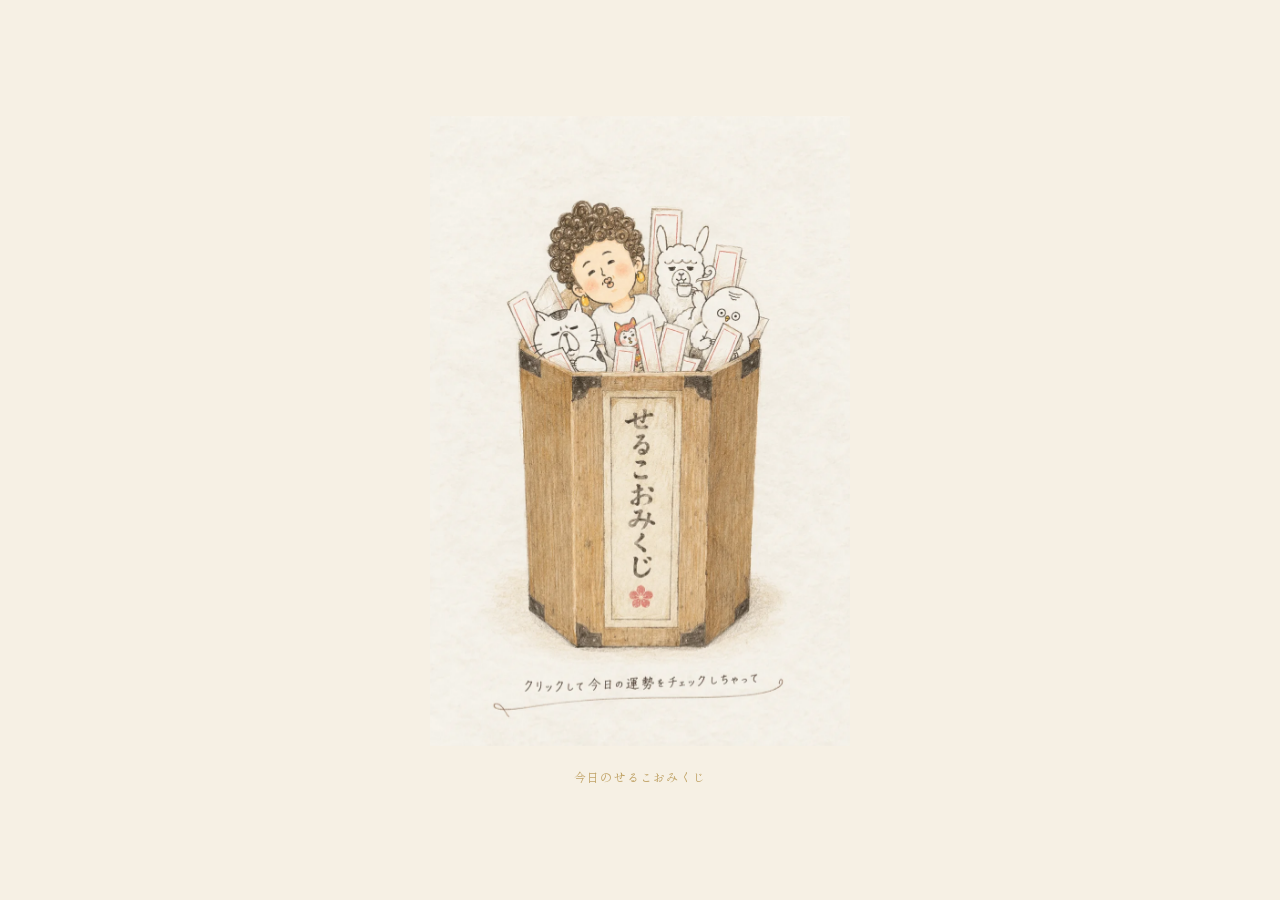
<file: selfko-omikuji/index.html>
<!DOCTYPE html>
<html lang="ja">
<head>
<meta charset="UTF-8">
<meta name="viewport" content="width=device-width, initial-scale=1.0, viewport-fit=cover, maximum-scale=1.0">
<title>せるこおみくじ｜今日のあなたの運勢</title>
<meta name="description" content="今日のあなたの運勢、引いちゃって">

<meta property="og:type" content="website">
<meta property="og:title" content="せるこおみくじ">
<meta property="og:description" content="今日のあなたの運勢、引いちゃって">
<meta property="og:image" content="assets/ogp.jpg">
<meta name="twitter:card" content="summary_large_image">
<meta name="twitter:title" content="せるこおみくじ">
<meta name="twitter:description" content="今日のあなたの運勢、引いちゃって">
<meta name="twitter:image" content="assets/ogp.jpg">

<link rel="preconnect" href="https://fonts.googleapis.com">
<link rel="preconnect" href="https://fonts.gstatic.com" crossorigin>
<link href="https://fonts.googleapis.com/css2?family=Shippori+Mincho:wght@500;600&display=swap" rel="stylesheet">
<link rel="stylesheet" href="style.css">
</head>
<body>

<main class="stage">
  <div class="omikuji" id="omikuji">
    <img class="omikuji__img" id="resultImg" src="" alt="せるこ神社 あなたの運勢">
    <span class="firework firework--left" id="fireworkLeft" aria-hidden="true"></span>
    <span class="firework firework--right" id="fireworkRight" aria-hidden="true"></span>
  </div>
  <p class="daily-note">今日のせるこおみくじ</p>
</main>

<script src="script.js"></script>
</body>
</html>
</file>
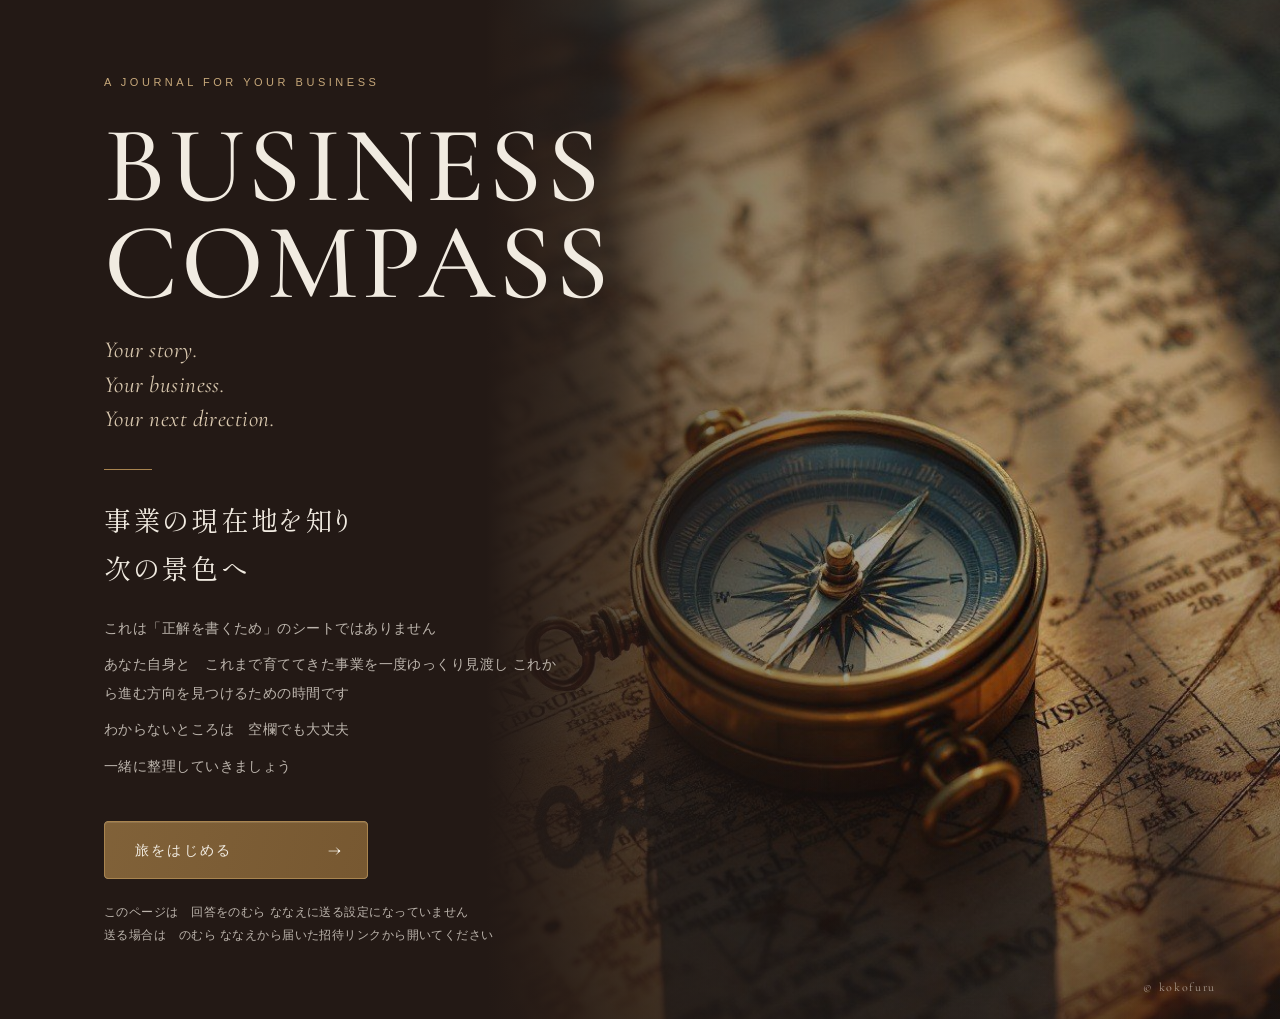
<file: selfko-omikuji/business-compass/index.html>
<!DOCTYPE html>
<html lang="ja">
<head>
<meta charset="UTF-8">
<meta name="viewport" content="width=device-width, initial-scale=1.0, viewport-fit=cover">
<title>BUSINESS COMPASS</title>
<meta name="description" content="事業の現在地を知り 次の景色へ 自分自身から未来までを旅するように整理する経営のデジタルジャーナル">
<meta name="theme-color" content="#F1EBE1">
<!-- リンクの紹介表示（LINE・SNS など）。URL には招待コードを含めない -->
<meta property="og:type" content="website">
<meta property="og:site_name" content="BUSINESS COMPASS">
<meta property="og:title" content="BUSINESS COMPASS">
<meta property="og:description" content="事業の現在地を知り 次の景色へ 自分自身から未来までを旅するように整理する経営のデジタルジャーナル">
<meta property="og:url" content="https://nanae.vercel.app/business-compass/">
<meta property="og:image" content="https://nanae.vercel.app/business-compass/assets/ogp.jpg">
<meta property="og:image:width" content="1200">
<meta property="og:image:height" content="630">
<meta property="og:image:alt" content="BUSINESS COMPASS　事業の現在地を知り　次の景色へ">
<meta property="og:locale" content="ja_JP">
<meta name="twitter:card" content="summary_large_image">
<meta name="twitter:title" content="BUSINESS COMPASS">
<meta name="twitter:description" content="事業の現在地を知り 次の景色へ 自分自身から未来までを旅するように整理する経営のデジタルジャーナル">
<meta name="twitter:image" content="https://nanae.vercel.app/business-compass/assets/ogp.jpg">
<link rel="preconnect" href="https://fonts.googleapis.com">
<link rel="preconnect" href="https://fonts.gstatic.com" crossorigin>
<link href="https://fonts.googleapis.com/css2?family=Cormorant+Garamond:ital,wght@0,400;0,500;0,600;1,400&family=Shippori+Mincho:wght@400;500&family=Zen+Kaku+Gothic+New:wght@400;500&display=swap" rel="stylesheet">
<link rel="stylesheet" href="css/style.css">
</head>
<body data-tone="dark">

<main id="stage" class="stage"></main>
<p id="announcer" class="sr-only" aria-live="polite"></p>

<dialog id="resetDialog" class="dialog" aria-labelledby="resetTitle">
  <form method="dialog">
    <p class="eyebrow">RESET</p>
    <h2 id="resetTitle" class="dialog__title">入力した内容を<br>すべて消去しますか</h2>
    <p class="dialog__body">この端末に保存されている回答と同意の記録が消去され<br>表紙に戻ります</p>
    <div class="dialog__actions">
      <button class="text-btn" value="cancel">やめておく</button>
      <button class="btn-line" value="reset">消去する</button>
    </div>
  </form>
</dialog>

<noscript><p class="noscript">このページを表示するには JavaScript を有効にしてください</p></noscript>

<script src="js/content.js"></script>
<script src="js/store.js"></script>
<script src="js/fields.js"></script>
<script src="js/remote.js"></script>
<script src="js/app.js"></script>
</body>
</html>
</file>
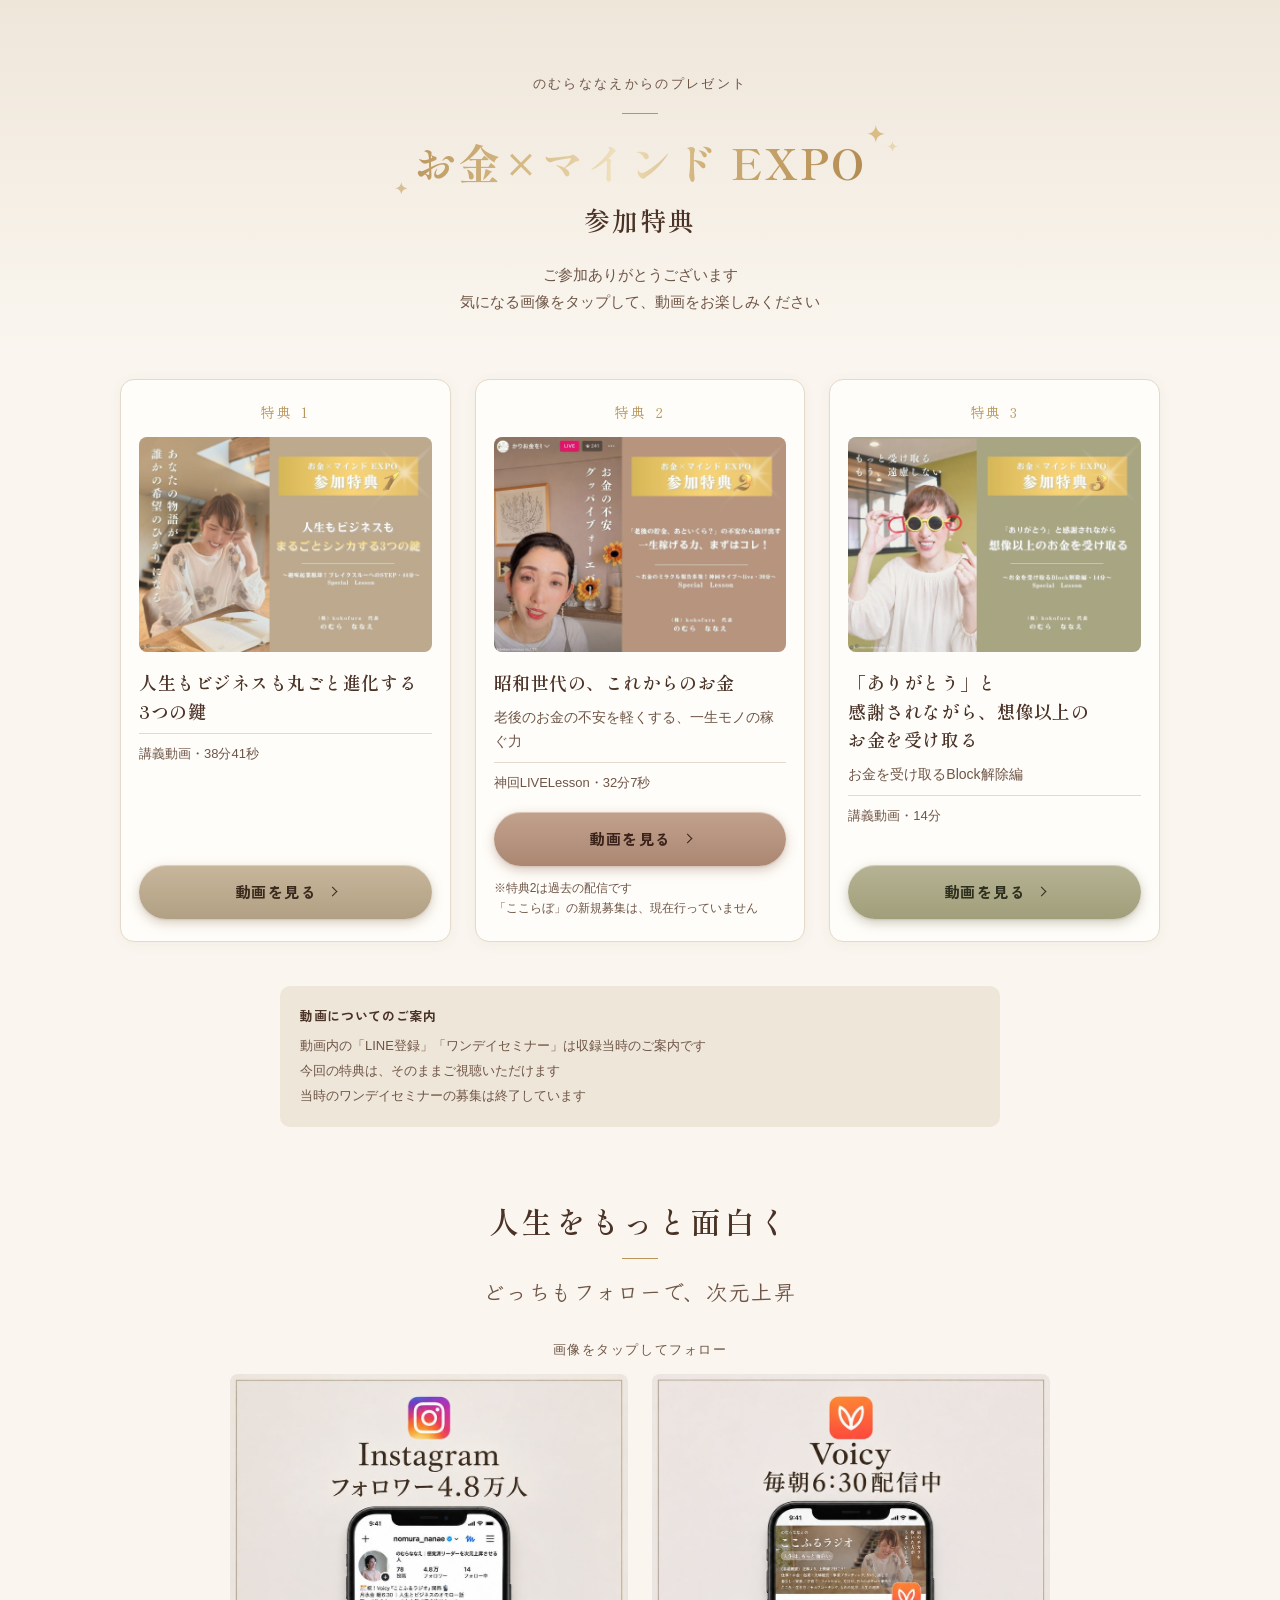
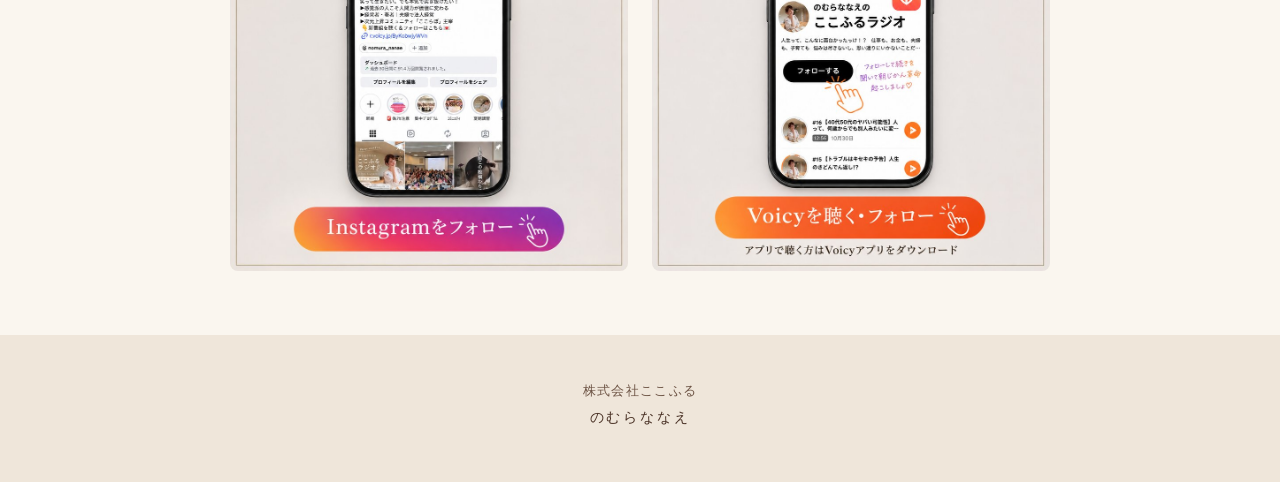
<file: selfko-omikuji/okane-mind-expo/index.html>
<!DOCTYPE html>
<html lang="ja">
<head>
<meta charset="utf-8">
<meta name="viewport" content="width=device-width, initial-scale=1">
<meta name="robots" content="noindex, nofollow">
<title>お金×マインド EXPO 参加特典｜のむらななえ</title>
<link rel="preconnect" href="https://fonts.googleapis.com">
<link rel="preconnect" href="https://fonts.gstatic.com" crossorigin>
<link href="https://fonts.googleapis.com/css2?family=Klee+One:wght@600&family=Shippori+Mincho:wght@500;600;700&family=Zen+Kaku+Gothic+New:wght@400;500;700&display=swap" rel="stylesheet">
<style>
  :root{
    --ivory:#faf6ef;
    --beige:#efe6da;
    --greige:#d9cfc2;
    --card:#fffdf9;
    --brown:#4a3226;
    --brown-soft:#6e5546;
    --gold:#b8955a;
    --line:#e4d9ca;
  }
  *{box-sizing:border-box;margin:0;padding:0}
  html{-webkit-text-size-adjust:100%}
  body{
    background:var(--ivory);
    color:var(--brown);
    font-family:"Zen Kaku Gothic New","Hiragino Kaku Gothic ProN","Hiragino Sans","Noto Sans JP",Meiryo,sans-serif;
    line-height:1.8;
    overflow-x:hidden;
  }
  img{display:block;max-width:100%;height:auto}
  a{color:inherit}
  .wrap{width:100%;max-width:1080px;margin:0 auto;padding:0 20px}

  /* header */
  .hero{
    background:linear-gradient(180deg,var(--beige) 0%,var(--ivory) 100%);
    text-align:center;
    padding:44px 20px 44px;
  }
  @media (min-width:860px){ .hero{padding-top:72px} }
  .from{
    font-size:13px;letter-spacing:.18em;color:var(--brown-soft);
  }
  .rule{width:36px;height:1px;background:var(--gold);margin:18px auto}
  h1{
    font-family:"Shippori Mincho","Hiragino Mincho ProN","Yu Mincho",serif;
    font-weight:600;
    line-height:1.45;
    letter-spacing:.06em;
  }
  h1 .t1{
    position:relative;display:inline-block;
    font-size:clamp(26px,6.4vw,42px);font-weight:700;
    padding:0 .35em;
    color:#c2a063;
    background:linear-gradient(100deg,#b8925a 0%,#d8bd88 28%,#f1e2bf 46%,#cfae74 64%,#b08850 100%);
    -webkit-background-clip:text;background-clip:text;
    -webkit-text-fill-color:transparent;
  }
  .spark{position:absolute;pointer-events:none;-webkit-text-fill-color:initial}
  .spark svg{display:block;width:100%;height:100%}
  .spark.s1{width:.42em;height:.42em;top:-.18em;right:-.1em}
  .spark.s2{width:.26em;height:.26em;top:.2em;right:-.42em;opacity:.8}
  .spark.s3{width:.3em;height:.3em;bottom:-.02em;left:-.12em;opacity:.75}
  h1 .t2{display:block;font-size:clamp(19px,4.6vw,26px);margin-top:8px;color:var(--brown);font-weight:600}
  .lead{margin-top:22px;font-size:15px;color:var(--brown-soft)}
  .lead span{display:inline-block}

  /* cards */
  .list{
    display:grid;grid-template-columns:1fr;gap:28px;
    padding:20px 0 8px;
  }
  @media (min-width:860px){
    .list{grid-template-columns:repeat(3,1fr);gap:24px}
  }
  .card{
    background:var(--card);
    border:1px solid var(--line);
    border-radius:14px;
    padding:20px 18px 22px;
    display:flex;flex-direction:column;
    box-shadow:0 2px 14px rgba(74,50,38,.05);
  }
  .num{
    font-family:"Shippori Mincho",serif;
    font-size:14px;letter-spacing:.2em;color:var(--gold);
    text-align:center;margin-bottom:12px;
  }
  .thumb{
    display:block;border-radius:8px;overflow:hidden;
    background:var(--beige);
    aspect-ratio:1500/1100;
  }
  .thumb img{width:100%;height:100%;object-fit:contain}
  .card h2{
    font-family:"Shippori Mincho","Hiragino Mincho ProN","Yu Mincho",serif;
    font-weight:600;font-size:18px;line-height:1.6;
    margin-top:16px;letter-spacing:.03em;
    word-break:auto-phrase;overflow-wrap:anywhere;
  }
  .desc{margin-top:8px;font-size:14px;color:var(--brown-soft);line-height:1.75}
  .time{
    display:inline-block;margin-top:8px;font-size:13px;
    color:var(--brown-soft);
    border-top:1px solid var(--line);padding-top:8px;width:100%;
  }
  .spacer{flex:1}
  .btn{
    display:flex;align-items:center;justify-content:center;
    min-height:54px;margin-top:18px;
    background:var(--brown);color:#fff;text-decoration:none;
    border-radius:999px;font-size:15px;font-weight:500;letter-spacing:.08em;
    -webkit-tap-highlight-color:transparent;
    transition:background .2s;
  }
  .btn:hover,.btn:active{background:#5d4134}
  .btn::after{content:"";width:6px;height:6px;border-top:1.5px solid var(--gold);border-right:1.5px solid var(--gold);transform:rotate(45deg);margin-left:12px}

  /* video buttons: colors picked from each thumbnail */
  .btn.v{
    color:var(--tx);font-weight:700;letter-spacing:.1em;
    background:linear-gradient(180deg,var(--c1) 0%,var(--c2) 100%);
    box-shadow:0 4px 12px var(--sh),0 1px 2px rgba(60,40,30,.12),inset 0 1px 0 rgba(255,255,255,.38);
    transition:transform .12s ease,box-shadow .12s ease,filter .2s;
  }
  .btn.v::after{border-color:var(--tx)}
  .btn.v:hover{background:linear-gradient(180deg,var(--c1) 0%,var(--c2) 100%);filter:brightness(1.03)}
  .btn.v:active{
    transform:translateY(2px);
    background:linear-gradient(180deg,var(--c2) 0%,var(--c1) 100%);
    box-shadow:0 1px 4px var(--sh),inset 0 2px 4px rgba(60,40,30,.14);
  }
  .v1{--c1:#c8b69c;--c2:#b2a084;--tx:#3a2a1e;--sh:rgba(140,118,88,.35)}
  .v2{--c1:#c2a28d;--c2:#ab8771;--tx:#3b231c;--sh:rgba(140,96,78,.35)}
  .v3{--c1:#b5b394;--c2:#a19e7a;--tx:#2e2f1e;--sh:rgba(112,110,78,.35)}

  .card-note{margin-top:12px;font-size:12px;line-height:1.7;color:var(--brown-soft);text-align:left}
  /* embedded player */
  .player{position:relative;border-radius:8px;overflow:hidden;background:#000;aspect-ratio:16/9}
  .player iframe{position:absolute;inset:0;width:100%;height:100%;border:0}

  /* notice */
  .notice{
    max-width:720px;margin:36px auto 0;
    background:var(--beige);border-radius:10px;
    padding:18px 20px;font-size:13px;color:var(--brown-soft);line-height:1.9;
  }
  .notice h3{font-size:13px;font-weight:700;color:var(--brown);margin-bottom:6px;letter-spacing:.05em}

  /* follow */
  .follow{padding:72px 0 0;text-align:center}
  .follow-head{margin-bottom:28px}
  .tap-note{font-size:13px;letter-spacing:.12em;color:var(--brown-soft);margin-bottom:12px}
  .follow-head h2{
    font-family:"Shippori Mincho","Hiragino Mincho ProN","Yu Mincho",serif;
    font-weight:600;font-size:clamp(22px,5.6vw,30px);letter-spacing:.12em;line-height:1.5;
  }
  .follow-head .rule{margin:14px auto}
  .follow-head .sub{
    font-family:"Klee One","Hiragino Maru Gothic ProN",cursive;
    font-weight:600;font-size:clamp(17px,4.4vw,21px);
    color:var(--brown-soft);letter-spacing:.08em;
  }
  .follow-imgs{
    display:grid;grid-template-columns:1fr;gap:24px;
    align-items:start;max-width:820px;margin:0 auto;
  }
  @media (max-width:859px){ .follow .wrap{padding:0 16px} }
  @media (min-width:860px){ .follow-imgs{grid-template-columns:1fr 1fr;gap:24px} }
  .follow-imgs a{display:block;border-radius:8px;overflow:hidden;-webkit-tap-highlight-color:transparent}
  .follow-imgs img{width:100%;height:auto}
  .btn.light{background:var(--card);color:var(--brown);border:1px solid var(--greige)}
  .btn.light:hover,.btn.light:active{background:var(--beige)}


  /* footer */
  footer{
    margin-top:64px;padding:44px 20px 52px;
    background:var(--beige);text-align:center;
  }
  .copy{
    font-family:"Shippori Mincho",serif;font-size:18px;letter-spacing:.12em;
  }
  footer .rule{margin:16px auto}
  .co{font-size:13px;color:var(--brown-soft);letter-spacing:.1em}
  .name{font-size:14px;letter-spacing:.2em;margin-top:2px}
</style>
</head>
<body>

<header class="hero">
  <p class="from">のむらななえからのプレゼント</p>
  <div class="rule"></div>
  <h1><span class="t1">お金×マインド EXPO<span class="spark s1" aria-hidden="true"><svg viewBox="0 0 20 20"><path d="M10 0C10.8 6.2 13.8 9.2 20 10C13.8 10.8 10.8 13.8 10 20C9.2 13.8 6.2 10.8 0 10C6.2 9.2 9.2 6.2 10 0Z" fill="#d9bd85"/></svg></span><span class="spark s2" aria-hidden="true"><svg viewBox="0 0 20 20"><path d="M10 0C10.8 6.2 13.8 9.2 20 10C13.8 10.8 10.8 13.8 10 20C9.2 13.8 6.2 10.8 0 10C6.2 9.2 9.2 6.2 10 0Z" fill="#e6d2a6"/></svg></span><span class="spark s3" aria-hidden="true"><svg viewBox="0 0 20 20"><path d="M10 0C10.8 6.2 13.8 9.2 20 10C13.8 10.8 10.8 13.8 10 20C9.2 13.8 6.2 10.8 0 10C6.2 9.2 9.2 6.2 10 0Z" fill="#cdb07a"/></svg></span></span><span class="t2">参加特典</span></h1>
  <p class="lead"><span>ご参加ありがとうございます</span><br><span>気になる画像をタップして、</span><span>動画をお楽しみください</span></p>
</header>

<main class="wrap">
  <section class="list" aria-label="特典動画一覧">

    <article class="card">
      <p class="num">特典 1</p>
      <a class="thumb" href="https://player.vimeo.com/video/1248875226?h=e62a7eb2e6" data-play="https://player.vimeo.com/video/1248875226?h=e62a7eb2e6">
        <img src="/okane-mind-expo/img/tokuten1.jpg?v=2" width="1200" height="880" alt="参加特典1 人生もビジネスも丸ごと進化する3つの鍵">
      </a>
      <h2>人生もビジネスも丸ごと進化する3つの鍵</h2>
      <p class="time">講義動画・38分41秒</p>
      <div class="spacer"></div>
      <a class="btn v v1" href="https://player.vimeo.com/video/1248875226?h=e62a7eb2e6" data-play="https://player.vimeo.com/video/1248875226?h=e62a7eb2e6">動画を見る</a>
    </article>

    <article class="card">
      <p class="num">特典 2</p>
      <a class="thumb" href="https://player.vimeo.com/video/1248876284?h=8392e6e7b0" data-play="https://player.vimeo.com/video/1248876284?h=8392e6e7b0">
        <img src="/okane-mind-expo/img/tokuten2.jpg?v=2" width="1200" height="880" alt="参加特典2 昭和世代の、これからのお金">
      </a>
      <h2>昭和世代の、これからのお金</h2>
      <p class="desc">老後のお金の不安を軽くする、一生モノの稼ぐ力</p>
      <p class="time">神回LIVELesson・32分7秒</p>
      <div class="spacer"></div>
      <a class="btn v v2" href="https://player.vimeo.com/video/1248876284?h=8392e6e7b0" data-play="https://player.vimeo.com/video/1248876284?h=8392e6e7b0">動画を見る</a>
      <p class="card-note">※特典2は過去の配信です<br>「ここらぼ」の新規募集は、現在行っていません</p>
    </article>

    <article class="card">
      <p class="num">特典 3</p>
      <a class="thumb" href="https://player.vimeo.com/video/1245316824?h=43880cf639" data-play="https://player.vimeo.com/video/1245316824?h=43880cf639">
        <img src="/okane-mind-expo/img/tokuten3.jpg" width="1200" height="880" alt="参加特典3 「ありがとう」と感謝されながら、想像以上のお金を受け取る">
      </a>
      <h2>「ありがとう」と感謝されながら、想像以上のお金を受け取る</h2>
      <p class="desc">お金を受け取るBlock解除編</p>
      <p class="time">講義動画・14分</p>
      <div class="spacer"></div>
      <a class="btn v v3" href="https://player.vimeo.com/video/1245316824?h=43880cf639" data-play="https://player.vimeo.com/video/1245316824?h=43880cf639">動画を見る</a>
    </article>

  </section>

  <aside class="notice">
    <h3>動画についてのご案内</h3>
    <p>動画内の「LINE登録」「ワンデイセミナー」は収録当時のご案内です<br>
    今回の特典は、そのままご視聴いただけます<br>
    当時のワンデイセミナーの募集は終了しています</p>
  </aside>
</main>

<section class="follow" aria-label="フォローのご案内">
  <div class="wrap">
    <div class="follow-head">
      <h2>人生をもっと面白く</h2>
      <div class="rule"></div>
      <p class="sub">どっちもフォローで、次元上昇</p>
    </div>
    <p class="tap-note">画像をタップしてフォロー</p>
    <div class="follow-imgs">
      <a href="https://www.instagram.com/nomura_nanae/" target="_blank" rel="noopener"><img src="/okane-mind-expo/img/follow-instagram.jpg" width="900" height="1125" alt="Instagram フォロワー4.8万人 Instagramをフォロー" loading="lazy"></a>
      <a href="https://r.voicy.jp/lY9zZXLkz98" target="_blank" rel="noopener"><img src="/okane-mind-expo/img/follow-voicy.jpg" width="900" height="1125" alt="Voicy 毎朝6:30配信中 Voicyを聴く・フォロー" loading="lazy"></a>
    </div>
  </div>
</section>

<footer>
  <p class="co">株式会社ここふる</p>
  <p class="name">のむらななえ</p>
</footer>

<script>
(function(){
  function play(card,url){
    var box=card.querySelector('.thumb');
    if(!box)return;
    var d=document.createElement('div');d.className='player';
    var f=document.createElement('iframe');
    f.src=url+(url.indexOf('?')>-1?'&':'?')+'autoplay=1&playsinline=1&title=0&byline=0&portrait=0';
    f.allow='autoplay; fullscreen; picture-in-picture';
    f.setAttribute('allowfullscreen','');
    f.title=card.querySelector('h2').textContent;
    d.appendChild(f);box.parentNode.replaceChild(d,box);
    var b=card.querySelector('.btn.v');if(b)b.style.display='none';
    d.scrollIntoView({behavior:'smooth',block:'center'});
  }
  document.querySelectorAll('[data-play]').forEach(function(a){
    a.addEventListener('click',function(e){e.preventDefault();play(a.closest('.card'),a.getAttribute('data-play'))});
  });
})();
</script>
</body>
</html>
</file>
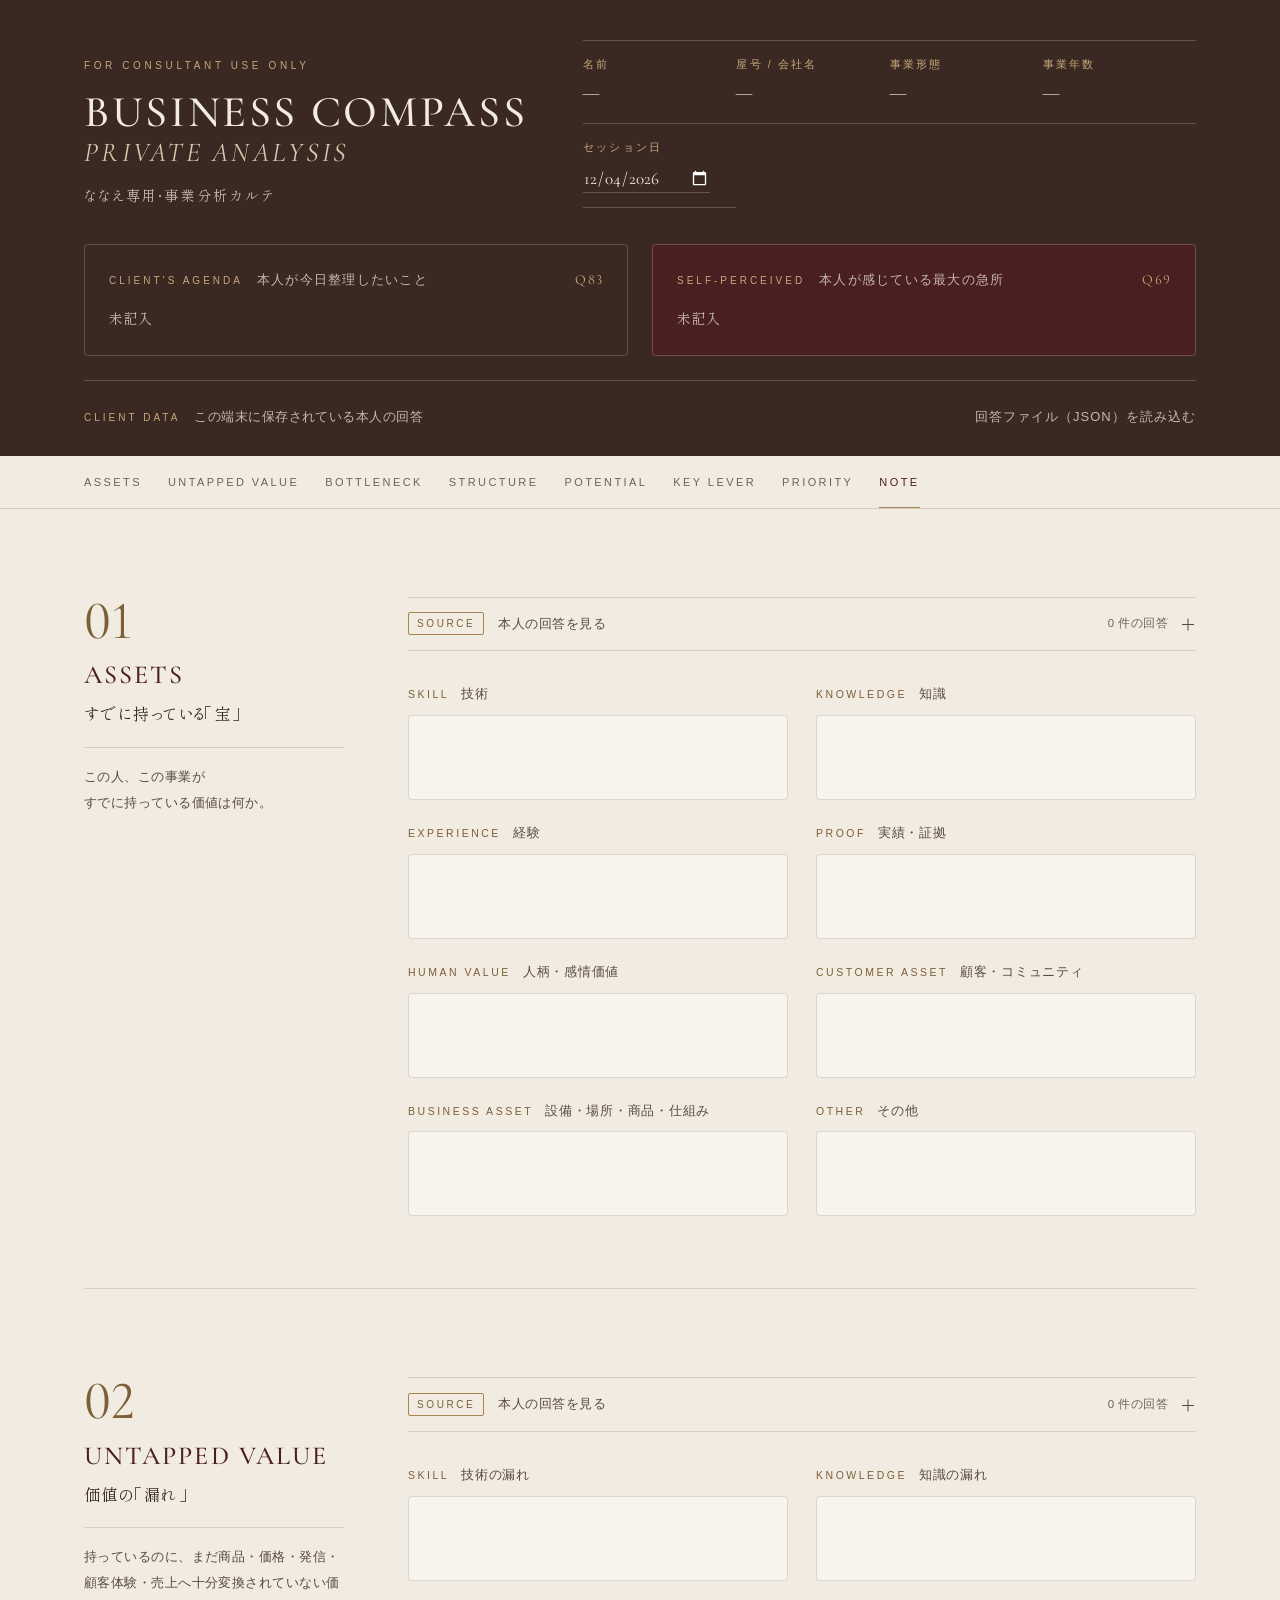
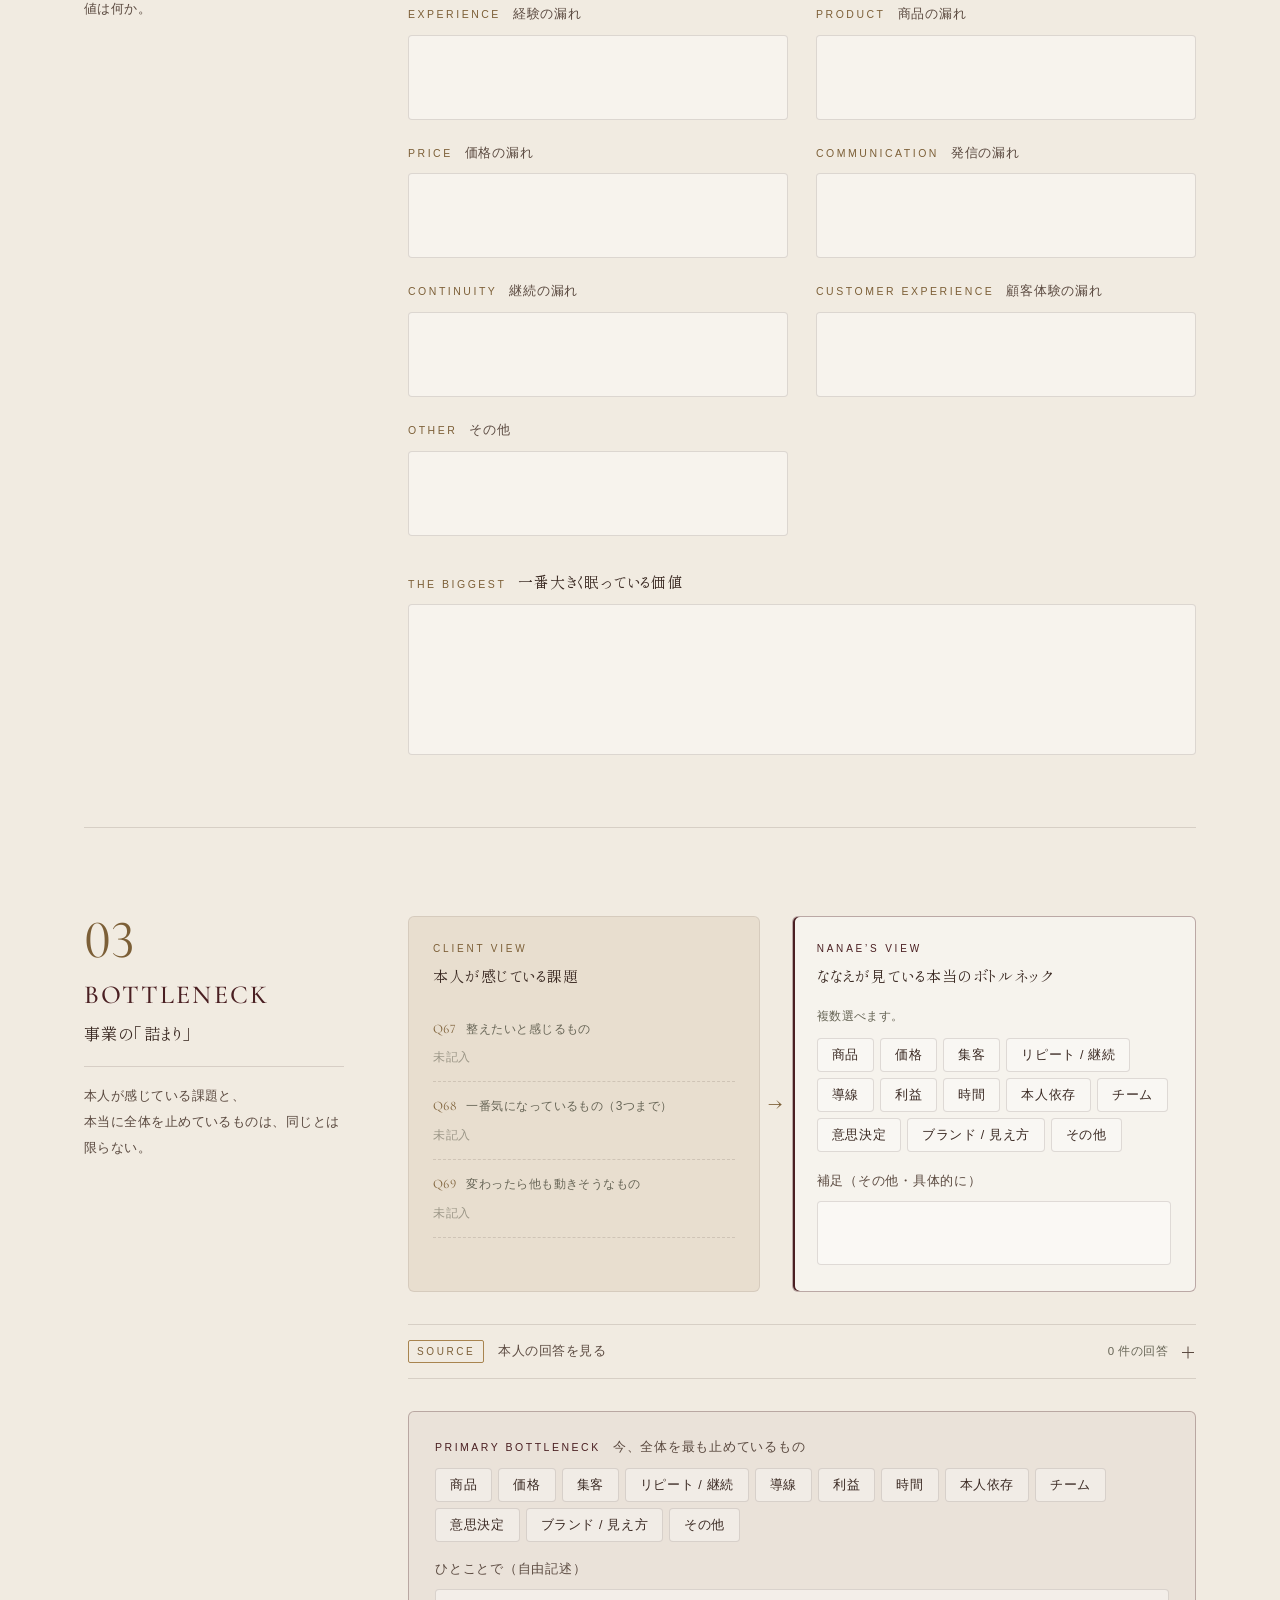
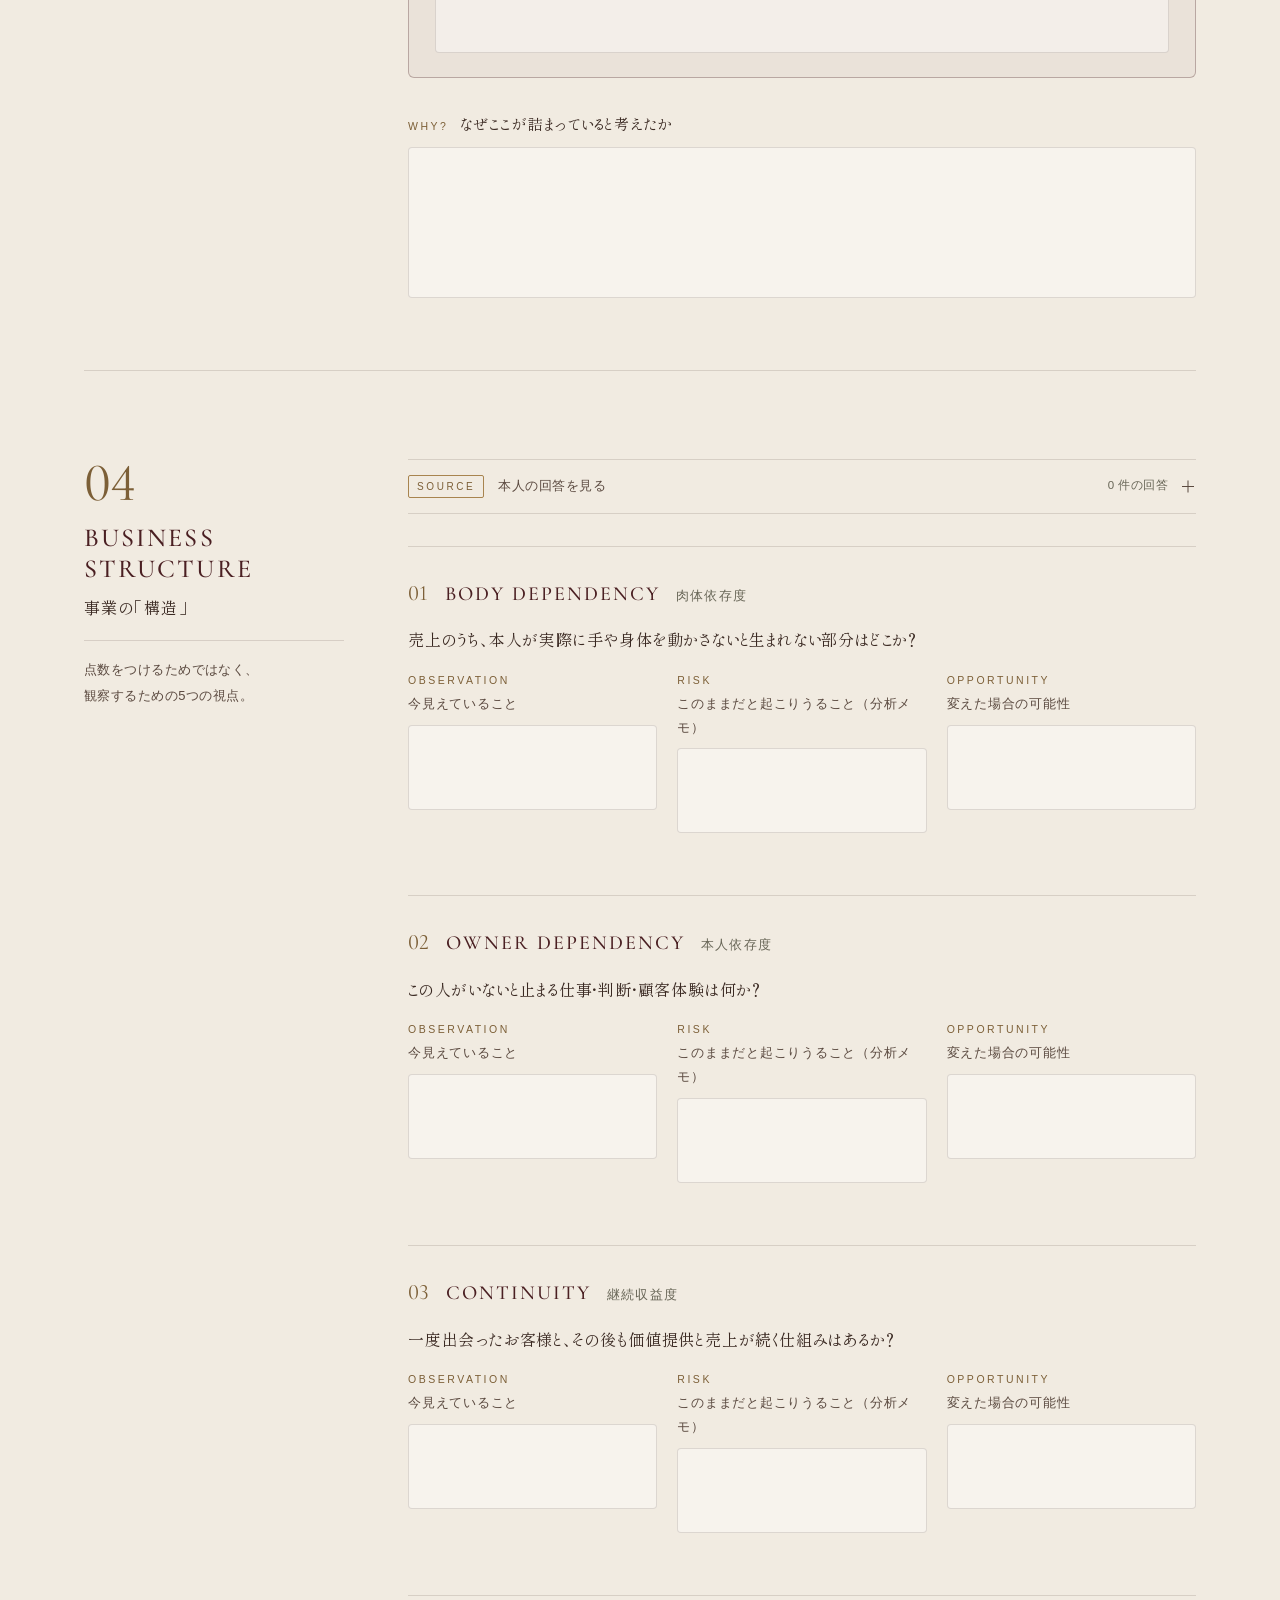
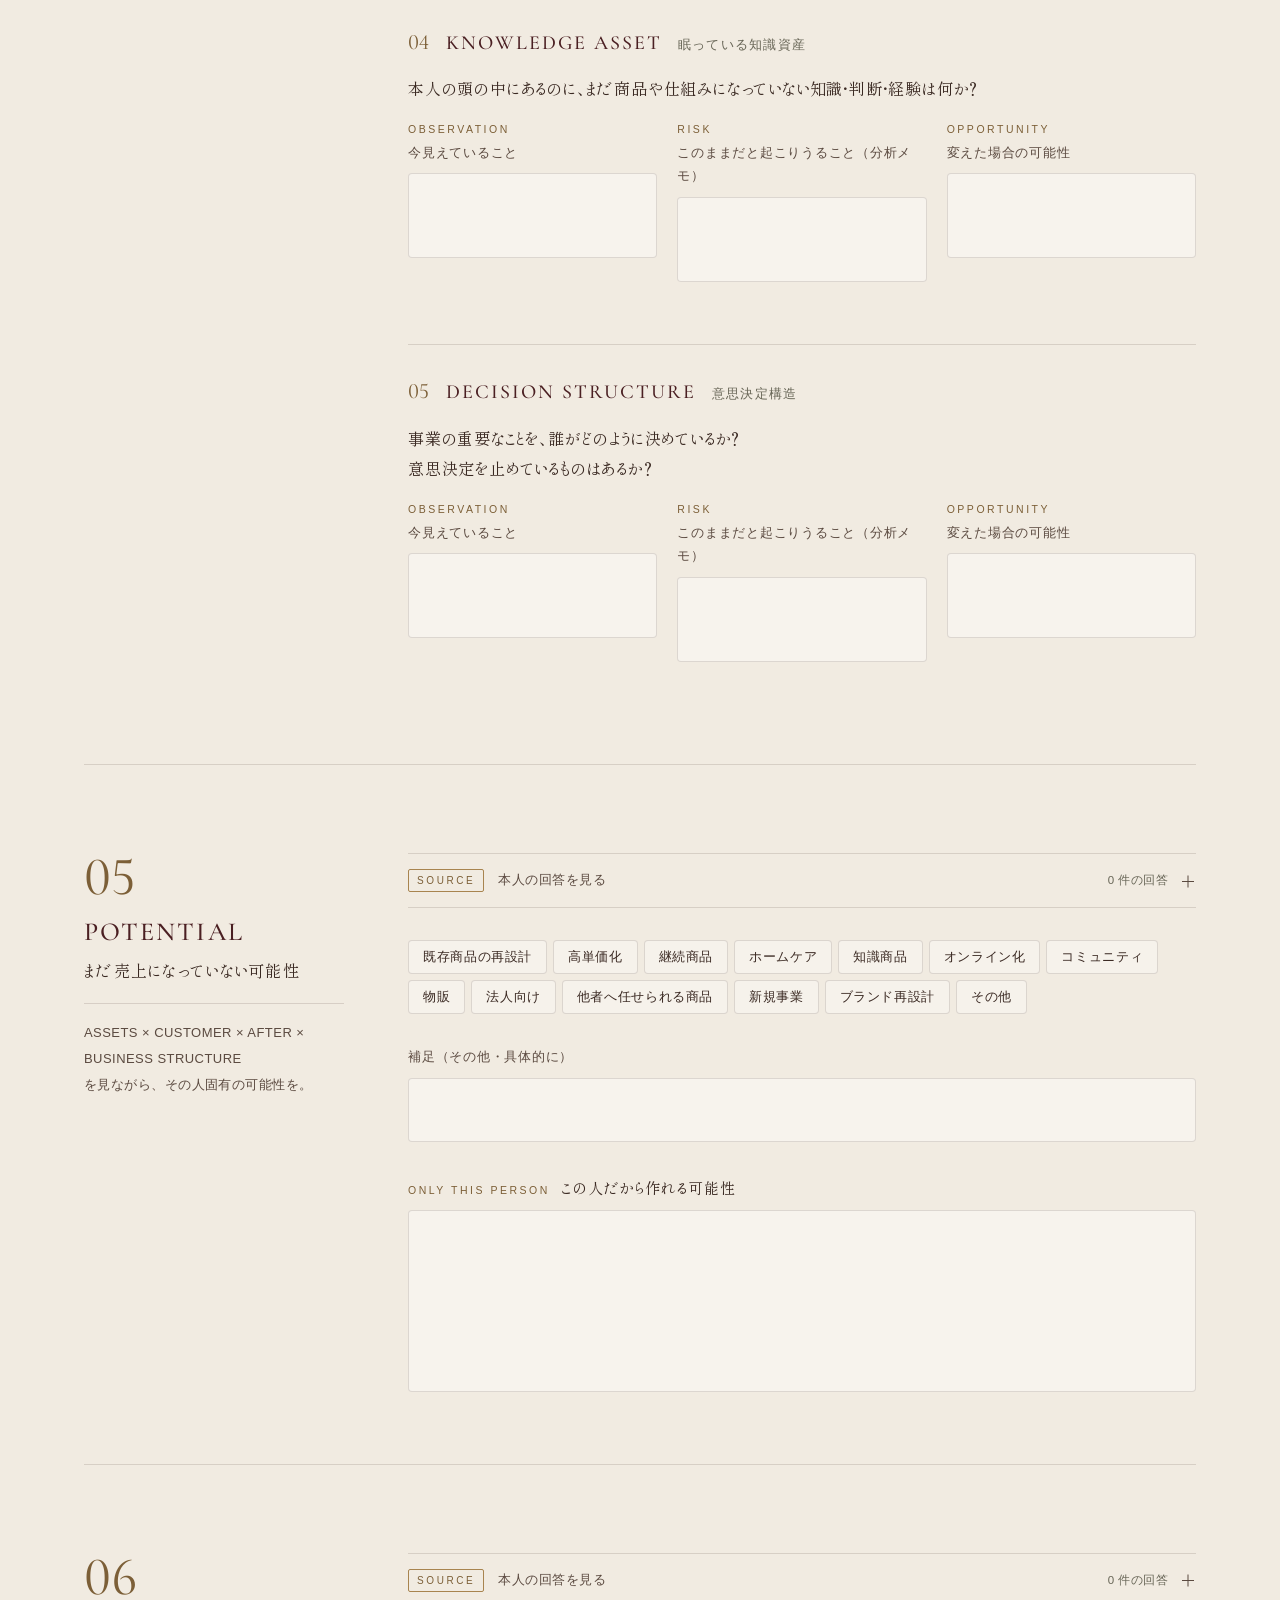
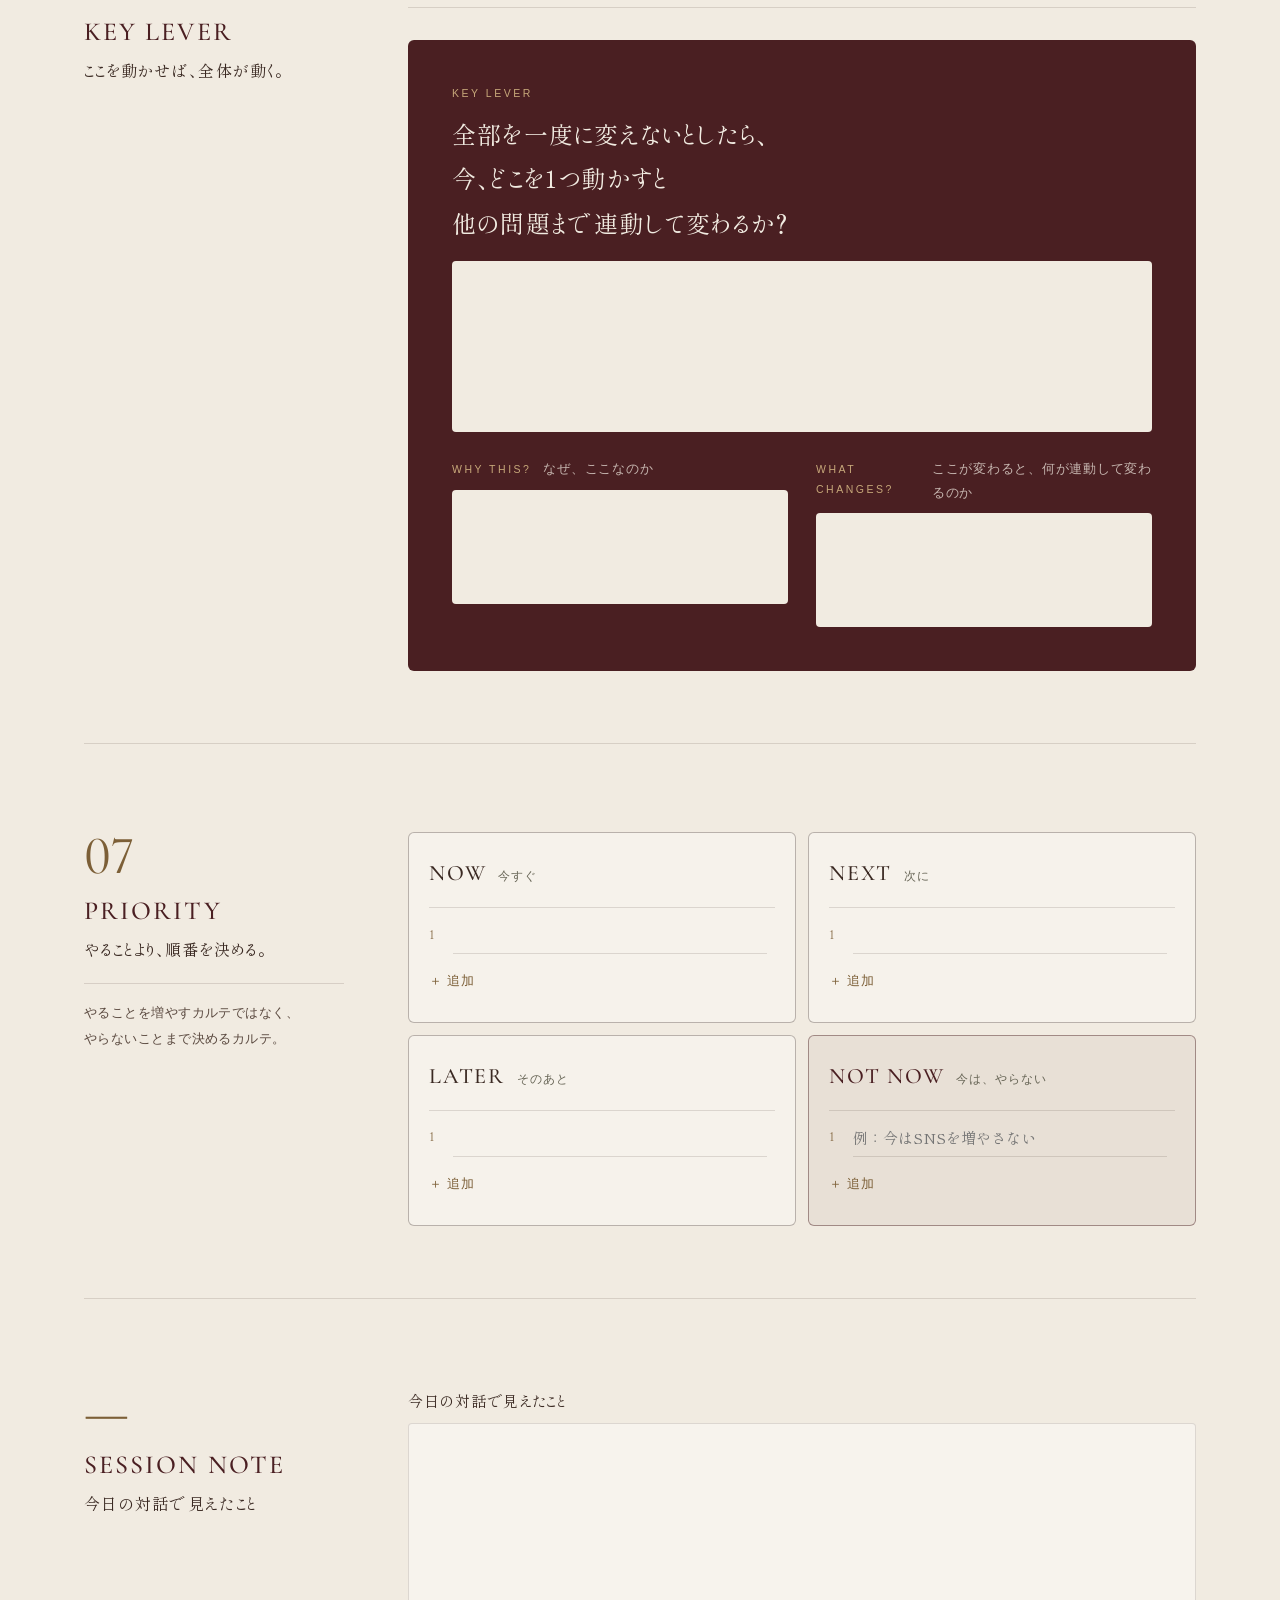
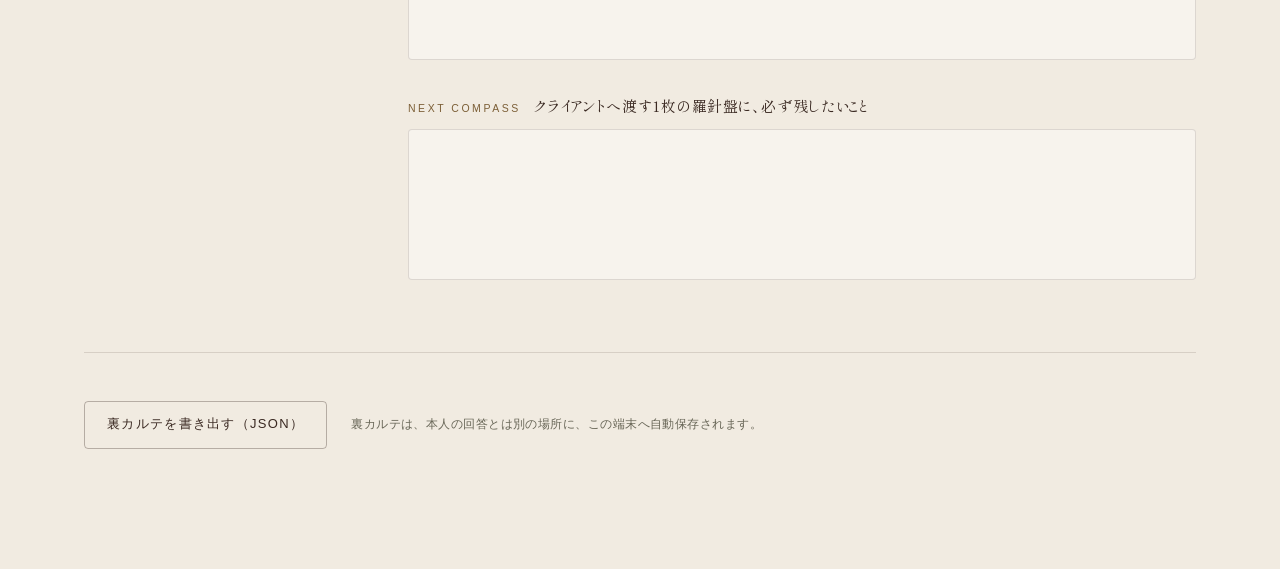
<file: business-compass/analysis.html>
<!DOCTYPE html>
<html lang="ja">
<head>
<meta charset="UTF-8">
<meta name="viewport" content="width=device-width, initial-scale=1.0, viewport-fit=cover">
<meta name="robots" content="noindex, nofollow">
<title>PRIVATE ANALYSIS — BUSINESS COMPASS</title>
<meta name="theme-color" content="#3A2922">
<link rel="preconnect" href="https://fonts.googleapis.com">
<link rel="preconnect" href="https://fonts.gstatic.com" crossorigin>
<link href="https://fonts.googleapis.com/css2?family=Cormorant+Garamond:ital,wght@0,400;0,500;0,600;1,400&family=Shippori+Mincho:wght@400;500&family=Zen+Kaku+Gothic+New:wght@400;500&display=swap" rel="stylesheet">
<link rel="stylesheet" href="css/style.css">
<link rel="stylesheet" href="css/analysis.css">
</head>
<body class="an-body">
<!-- ななえ専用・事業分析カルテ。クライアント側の画面からはリンクしていません。 -->
<div id="analysis"></div>
<noscript><p class="noscript">このページを表示するには JavaScript を有効にしてください。</p></noscript>
<script src="js/content.js"></script>
<script src="js/fields.js"></script>
<script src="js/analysis.js"></script>
</body>
</html>
</file>
<file: business-compass/css/style.css>
/* =====================================================================
   BUSINESS COMPASS — STYLE
   QUIET LUXURY × EARTH × JOURNEY
   ===================================================================== */

:root {
  /* palette */
  --ivory: #F1EBE1;
  --paper: #F6F1E9;
  --stone: #E6DCCC;
  --sand: #D8C7AE;
  --bordeaux: #4A1F22;
  --walnut: #3A2922;
  --walnut-deep: #231915;
  --terracotta: #9A4F32;
  --olive: #686657;
  --gold: #A8844F;
  --gold-ink: #7C5F37;      /* 小さな金文字用（コントラスト確保） */
  --gold-soft: #C7A87A;     /* 暗い背景の上の金 */
  --bronze: #7E6036;

  --ink: #3A2922;
  --ink-soft: #5B4A40;
  --ink-mute: #686657;
  --line: rgba(58, 41, 34, .14);
  --line-strong: rgba(58, 41, 34, .32);
  --on-dark: #F1EBE1;
  --on-dark-soft: rgba(241, 235, 225, .74);
  --on-dark-line: rgba(241, 235, 225, .22);

  /* type */
  --en: 'Cormorant Garamond', 'Times New Roman', serif;
  --mincho: 'Shippori Mincho', 'Hiragino Mincho ProN', 'Yu Mincho', serif;
  --sans: 'Zen Kaku Gothic New', 'Hiragino Sans', 'Yu Gothic', sans-serif;

  --gutter: clamp(20px, 5vw, 64px);
  --ease: cubic-bezier(.22, .61, .36, 1);
  --radius: 4px;
}

*, *::before, *::after { box-sizing: border-box; }
html { -webkit-text-size-adjust: 100%; }
body {
  margin: 0;
  min-height: 100svh;
  font-family: var(--sans);
  font-size: 15px;
  line-height: 1.9;
  letter-spacing: .03em;
  color: var(--ink);
  background: var(--ivory);
  -webkit-font-smoothing: antialiased;
  transition: background-color .6s var(--ease);
  font-feature-settings: "palt" 1, "lnum" 1;
  font-variant-numeric: lining-nums;
}
body[data-tone="dark"] { background: var(--walnut-deep); }
body[data-tone="bordeaux"] { background: var(--bordeaux); }

h1, h2, h3, p, ol, ul, dl, dd, blockquote { margin: 0; padding: 0; }
ol, ul { list-style: none; }
button { font: inherit; color: inherit; cursor: pointer; }
img { display: block; max-width: 100%; }

:focus-visible { outline: 1px solid var(--gold); outline-offset: 4px; }
[data-focus]:focus { outline: none; }

.sr-only {
  position: absolute !important; width: 1px; height: 1px; padding: 0; margin: -1px;
  overflow: hidden; clip: rect(0 0 0 0); white-space: nowrap; border: 0;
}

/* ---------- 画面遷移 ---------- */
.stage { min-height: 100svh; }
.screen {
  min-height: 100svh;
  position: relative;
  opacity: 0;
  transform: translateY(6px);
  transition: opacity .7s var(--ease), transform .7s var(--ease);
}
.screen.is-in { opacity: 1; transform: none; }
.screen.is-leaving { opacity: 0; transform: none; transition-duration: .26s; }

/* ---------- 共通の小さな要素 ---------- */
.eyebrow {
  display: block;
  font-family: var(--sans);
  font-size: 11px;
  font-weight: 500;
  letter-spacing: .32em;
  color: var(--gold-ink);
  text-transform: uppercase;
}
.eyebrow--light { color: var(--gold-soft); }

.rule { display: block; width: 48px; height: 1px; background: var(--line-strong); }
.rule--gold { background: var(--gold); }

/* 写真スロット */
.photo { position: absolute; inset: 0; width: 100%; height: 100%; object-fit: cover; }
.veil { position: absolute; inset: 0; }

/* ---------- ボタン ---------- */
.btn-gold {
  display: inline-flex;
  align-items: center;
  justify-content: space-between;
  gap: 32px;
  min-width: 264px;
  min-height: 58px;
  padding: 0 26px 0 30px;
  border: 1px solid var(--gold);
  border-radius: var(--radius);
  color: var(--ivory);
  background-image: linear-gradient(105deg, #775831 0%, #82633A 38%, #97774A 50%, #82633A 62%, #775831 100%);
  background-size: 320% 100%;
  background-position: 100% 0;
  box-shadow: 0 1px 0 rgba(255, 244, 222, .12) inset;
  transition: background-position 1.4s var(--ease), box-shadow .5s var(--ease), opacity .3s;
}
.btn-gold__label { font-size: 14px; font-weight: 500; letter-spacing: .16em; }
.btn-gold__arrow { font-family: var(--en); font-size: 20px; line-height: 1; transition: transform .5s var(--ease); }
.btn-gold:hover { background-position: 0 0; box-shadow: 0 1px 0 rgba(255, 244, 222, .18) inset, 0 6px 20px -12px rgba(122, 88, 49, .7); }
.btn-gold:hover .btn-gold__arrow { transform: translateX(4px); }
.btn-gold:active { transform: translateY(1px); }
.btn-gold:disabled { opacity: .38; cursor: not-allowed; background-position: 100% 0; box-shadow: none; }
.btn-gold:disabled .btn-gold__arrow { transform: none; }

.btn-line {
  min-height: 48px;
  padding: 0 22px;
  border: 1px solid var(--line-strong);
  border-radius: var(--radius);
  background: transparent;
  font-size: 13px;
  letter-spacing: .1em;
  transition: border-color .3s, background-color .3s;
}
.btn-line:hover { border-color: var(--gold); background: rgba(168, 132, 79, .06); }

.text-btn {
  background: none;
  border: 0;
  padding: 10px 0;
  font-size: 13px;
  letter-spacing: .08em;
  color: var(--ink-soft);
  background-image: linear-gradient(currentColor, currentColor);
  background-size: 0 1px;
  background-position: 0 calc(100% - 8px);
  background-repeat: no-repeat;
  transition: background-size .4s var(--ease), color .3s;
}
.text-btn:hover { background-size: 100% 1px; color: var(--ink); }
.text-btn--light { color: var(--on-dark-soft); }
.text-btn--light:hover { color: var(--on-dark); }
.text-btn--quiet { color: var(--ink-mute); }

/* =====================================================================
   TOP COVER
   ===================================================================== */
.screen--cover { display: flex; align-items: center; color: var(--on-dark); overflow: hidden; }
.cover__media { position: absolute; inset: 0; background: var(--walnut-deep); }
.photo--cover { transform: scale(1.03); transition: transform 6s var(--ease); }
.screen--cover.is-in .photo--cover { transform: scale(1); }
.veil--cover {
  background:
    linear-gradient(90deg, rgba(28, 19, 15, .9) 0%, rgba(28, 19, 15, .72) 42%, rgba(28, 19, 15, .38) 100%),
    linear-gradient(0deg, rgba(28, 19, 15, .55) 0%, rgba(28, 19, 15, 0) 40%);
}
.cover__inner {
  position: relative;
  width: 100%;
  max-width: 1200px;
  margin: 0 auto;
  padding: clamp(48px, 8vh, 112px) var(--gutter);
}
.cover__title {
  margin-top: 24px;
  font-family: var(--en);
  font-weight: 500;
  font-size: clamp(54px, min(10vw, 12vh), 116px);
  line-height: .9;
  letter-spacing: .03em;
}
.cover__title span { display: block; }
.cover__tagline {
  margin-top: 22px;
  font-family: var(--en);
  font-style: italic;
  font-size: clamp(18px, 2vw, 23px);
  line-height: 1.5;
  color: var(--sand);
}
.cover__tagline span { display: block; }
.screen--cover .rule { margin: 32px 0 26px; }
.cover__catch {
  font-family: var(--mincho);
  font-size: clamp(20px, 2.4vw, 27px);
  line-height: 1.8;
  letter-spacing: .1em;
}
.cover__body {
  margin-top: 22px;
  max-width: 34em;
  font-size: 13.5px;
  line-height: 2.1;
  color: var(--on-dark-soft);
}
.cover__body p + p { margin-top: .6em; }
.cover__actions { margin-top: 40px; display: flex; flex-wrap: wrap; align-items: center; gap: 12px 32px; }

/* 横長の画面では、写真を右側に置いてエディトリアルな余白をつくる */
@media (min-width: 960px) {
  .cover__media { left: 38%; }
  .veil--cover {
    background:
      linear-gradient(90deg, var(--walnut-deep) 0%, rgba(35, 25, 21, .55) 30%, rgba(35, 25, 21, .2) 70%, rgba(35, 25, 21, .35) 100%),
      linear-gradient(0deg, rgba(35, 25, 21, .5) 0%, rgba(35, 25, 21, 0) 35%);
  }
  .screen--cover { background: var(--walnut-deep); }
}

/* =====================================================================
   ページ（同意・章一覧）
   ===================================================================== */
.page {
  max-width: 760px;
  margin: 0 auto;
  padding: clamp(72px, 14vh, 140px) var(--gutter) 120px;
}
.page--wide { max-width: 1040px; }
.page__head { margin-bottom: 64px; }
.page__head--split { display: grid; gap: 24px; align-items: end; }
@media (min-width: 820px) { .page__head--split { grid-template-columns: 1.3fr 1fr; gap: 64px; } }
.page__title {
  margin-top: 20px;
  font-family: var(--mincho);
  font-weight: 400;
  font-size: clamp(24px, 3.4vw, 34px);
  line-height: 1.7;
  letter-spacing: .08em;
}
.page__lead { margin-top: 28px; color: var(--ink-soft); font-size: 14px; line-height: 2.1; }
.page__lead p + p { margin-top: .8em; }
.page__aside { font-size: 13px; line-height: 2.1; color: var(--ink-mute); }
.page__actions { margin-top: 56px; display: flex; flex-direction: column; align-items: flex-start; gap: 14px; }
.page__actions--split { flex-direction: row; flex-wrap: wrap; align-items: center; gap: 16px 40px; }

/* アコーディオン */
.accordion { border-bottom: 1px solid var(--line); }
.accordion__item { border-top: 1px solid var(--line); }
.accordion__summary {
  display: grid;
  grid-template-columns: 44px 1fr 16px;
  align-items: center;
  gap: 12px;
  padding: 20px 0;
  cursor: pointer;
  list-style: none;
}
.accordion__summary::-webkit-details-marker { display: none; }
.accordion__no { font-family: var(--en); font-size: 19px; color: var(--gold-ink); }
.accordion__title { font-family: var(--mincho); font-size: 16px; letter-spacing: .06em; }
.accordion__mark { position: relative; width: 12px; height: 12px; }
.accordion__mark::before, .accordion__mark::after {
  content: ''; position: absolute; left: 0; top: 50%; width: 12px; height: 1px; background: var(--ink-soft);
  transition: transform .4s var(--ease);
}
.accordion__mark::after { transform: rotate(90deg); }
.accordion__item[open] .accordion__mark::after { transform: rotate(0); }
.accordion__body { padding: 0 28px 26px 56px; font-size: 13.5px; line-height: 2.1; color: var(--ink-soft); }

/* 同意画面の本文：詰め込まず、1段落ずつ静かに読めるように */
.consent__body { max-width: 34em; font-size: 14.5px; line-height: 2.2; word-break: auto-phrase; }
.page--consent .btn-gold__label { white-space: nowrap; letter-spacing: .08em; }
.consent__body p + p { margin-top: 1.3em; }
.consent__body p:last-child { margin-top: 2em; font-family: var(--mincho); font-size: 16px; letter-spacing: .08em; color: var(--ink); }
.page--consent .consent__checks { margin-top: 0; padding-top: 36px; border-top: 1px solid var(--line); }

/* チェック */
.consent__checks { margin-top: 48px; display: grid; gap: 20px; }
.check { position: relative; display: grid; grid-template-columns: 22px 1fr; gap: 16px; cursor: pointer; }
.check__input { position: absolute; opacity: 0; width: 22px; height: 22px; margin: 0; cursor: pointer; }
.check__box {
  position: relative; width: 20px; height: 20px; margin-top: 4px;
  border: 1px solid var(--line-strong); border-radius: 2px; background: var(--paper);
  transition: background-color .3s, border-color .3s;
}
.check__box::after {
  content: ''; position: absolute; left: 6px; top: 2px; width: 6px; height: 11px;
  border: solid var(--ivory); border-width: 0 1.5px 1.5px 0; transform: rotate(45deg) scale(.6); opacity: 0;
  transition: opacity .25s, transform .3s var(--ease);
}
.check__input:checked + .check__box { background: var(--bronze); border-color: var(--bronze); }
.check__input:checked + .check__box::after { opacity: 1; transform: rotate(45deg) scale(1); }
.check__input:focus-visible + .check__box { outline: 1px solid var(--gold); outline-offset: 3px; }
.check__text { font-size: 14px; line-height: 1.95; }
.badge {
  display: inline-block; margin-right: 10px; padding: 0 8px;
  border: 1px solid var(--terracotta); border-radius: 2px;
  font-size: 11px; line-height: 20px; letter-spacing: .1em; color: var(--terracotta);
  vertical-align: 1px;
}
.badge--quiet { border-color: var(--line-strong); color: var(--ink-mute); }
.field__note { font-size: 12px; color: var(--ink-mute); letter-spacing: .06em; }

/* 章一覧 */
.chapters { border-bottom: 1px solid var(--line); }
.chapters__item { border-top: 1px solid var(--line); }
.chapters__btn {
  width: 100%;
  display: grid;
  grid-template-columns: 56px 1fr auto 20px;
  align-items: center;
  gap: 16px;
  padding: 22px 12px 22px 4px;
  background: transparent;
  border: 0;
  text-align: left;
  transition: background-color .4s var(--ease);
}
.chapters__btn:hover { background: rgba(216, 199, 174, .2); }
.chapters__no { font-family: var(--en); font-size: 30px; line-height: 1; color: var(--gold-ink); }
.chapters__names { display: flex; flex-wrap: wrap; align-items: baseline; gap: 2px 20px; }
.chapters__en { font-family: var(--en); font-size: clamp(22px, 2.6vw, 28px); font-weight: 500; letter-spacing: .08em; line-height: 1.2; }
.chapters__ja { font-size: 12.5px; color: var(--ink-mute); letter-spacing: .08em; }
.chapters__status { font-size: 11.5px; letter-spacing: .1em; color: var(--ink-mute); }
.chapters__btn.is-done .chapters__status { color: var(--gold-ink); }
.chapters__arrow { font-family: var(--en); font-size: 20px; color: var(--gold-ink); transition: transform .5s var(--ease); }
.chapters__btn:hover .chapters__arrow { transform: translateX(4px); }

/* =====================================================================
   章扉
   ===================================================================== */
.screen--door { display: flex; align-items: flex-end; color: var(--on-dark); overflow: hidden; }
.door__media { position: absolute; inset: 0; background: var(--walnut); }
.screen--door-plain .door__media { background: var(--walnut); }
.photo--door { transform: scale(1.04); transition: transform 7s var(--ease); }
.screen--door.is-in .photo--door { transform: scale(1); }
.veil--door {
  background:
    linear-gradient(0deg, rgba(28, 19, 15, .92) 0%, rgba(28, 19, 15, .55) 55%, rgba(28, 19, 15, .3) 100%);
}
.screen--door-plain .veil--door { background: none; }
.door__inner {
  position: relative;
  width: 100%;
  max-width: 1200px;
  margin: 0 auto;
  padding: 96px var(--gutter) clamp(56px, 10vh, 112px);
}
.door__meta {
  position: absolute; top: 32px; left: var(--gutter); right: var(--gutter);
  display: flex; justify-content: space-between;
  font-size: 11px; letter-spacing: .3em; color: var(--on-dark-soft);
}
.door__no {
  font-family: var(--en);
  font-size: clamp(88px, 16vw, 200px);
  line-height: .8;
  font-weight: 400;
  color: var(--gold-soft);
  opacity: .9;
}
.door__en {
  margin-top: 18px;
  font-family: var(--en);
  font-weight: 500;
  font-size: clamp(44px, 7.5vw, 96px);
  line-height: 1;
  letter-spacing: .06em;
}
.door__ja { margin-top: 16px; font-family: var(--mincho); font-size: clamp(16px, 1.8vw, 20px); letter-spacing: .2em; }
.screen--door .rule { margin: 36px 0 28px; }
.door__quote p {
  font-family: var(--mincho);
  font-size: clamp(16px, 1.9vw, 20px);
  line-height: 2.1;
  letter-spacing: .08em;
  color: var(--on-dark-soft);
}
.door__actions { margin-top: 48px; display: flex; flex-wrap: wrap; align-items: center; gap: 16px 40px; }
.door__links { display: flex; gap: 28px; }

/* =====================================================================
   質問
   ===================================================================== */
.q-bar {
  position: sticky; top: 0; z-index: 5;
  padding: 18px var(--gutter) 0;
  background: var(--ivory);
}
.q-bar__row { max-width: 1200px; margin: 0 auto; display: flex; justify-content: space-between; align-items: center; }
.q-bar__where { display: flex; align-items: baseline; gap: 16px; }
.q-bar__count { font-family: var(--en); font-size: 16px; letter-spacing: .08em; color: var(--gold-ink); }
.q-bar__chapter { font-size: 11px; font-weight: 500; letter-spacing: .3em; }
.q-bar__index { font-size: 12px; }
.q-bar__line { max-width: 1200px; margin: 12px auto 0; height: 1px; background: var(--line); overflow: hidden; }
.q-bar__fill { display: block; height: 100%; background: var(--gold); transform-origin: 0 50%; transition: transform .8s var(--ease); }

.q-wrap {
  max-width: 760px;
  min-height: calc(100svh - 60px);
  margin: 0 auto;
  padding: clamp(56px, 12vh, 128px) var(--gutter) 48px;
  display: flex;
  flex-direction: column;
}
.q { flex: 1; }
.q--deep { padding-top: clamp(24px, 8vh, 88px); }
.q__lead {
  margin-bottom: clamp(48px, 9vh, 96px);
  font-family: var(--mincho);
  font-size: 14px;
  letter-spacing: .12em;
  color: var(--ink-mute);
}
.q__lead::before { content: ''; display: block; width: 1px; height: 40px; margin-bottom: 20px; background: var(--gold); }
.q__no { font-size: 11px; font-weight: 500; letter-spacing: .3em; color: var(--gold-ink); }
.q__title {
  margin-top: 18px;
  font-family: var(--mincho);
  font-weight: 400;
  font-size: clamp(22px, 3.3vw, 32px);
  line-height: 1.8;
  letter-spacing: .06em;
  text-wrap: pretty;
  word-break: auto-phrase;
}
.q__hint { margin-top: 14px; font-size: 13px; line-height: 2; color: var(--ink-mute); }
.q__field { margin-top: clamp(36px, 6vh, 56px); }
.q__error { min-height: 1.9em; margin-top: 16px; font-size: 13px; color: var(--terracotta); }

.q-nav {
  margin-top: 56px;
  padding-top: 24px;
  border-top: 1px solid var(--line);
  display: flex;
  justify-content: space-between;
  align-items: center;
  gap: 20px;
}

/* ---------- 入力 ---------- */
.ink-line, .ink-area {
  width: 100%;
  color: var(--ink);
  font-family: var(--mincho);
  letter-spacing: .04em;
  border-radius: 0;
  -webkit-appearance: none;
  appearance: none;
}
.ink-line {
  padding: 10px 0 12px;
  border: 0;
  border-bottom: 1px solid var(--line-strong);
  background: transparent;
  font-size: 20px;
  transition: border-color .4s var(--ease), box-shadow .4s var(--ease);
}
.ink-area {
  display: block;
  min-height: 96px;
  padding: 18px 20px;
  border: 1px solid var(--line-strong);
  border-radius: var(--radius);
  background: rgba(255, 255, 255, .32);
  font-size: 16.5px;
  line-height: 2;
  resize: none;
  overflow: hidden;
  transition: border-color .4s var(--ease), background-color .4s var(--ease);
}
.ink-line::placeholder, .ink-area::placeholder { color: rgba(104, 102, 87, .5); }
.ink-line:focus { outline: none; border-bottom-color: var(--gold); box-shadow: 0 1px 0 var(--gold); }
.ink-area:focus { outline: none; border-color: var(--gold); background: rgba(255, 255, 255, .5); }

.ink-unit { position: relative; display: flex; align-items: baseline; gap: 12px; }
.ink-unit .ink-line { flex: 1; font-family: var(--en); font-size: 26px; letter-spacing: .04em; }
.ink-unit__label { flex: none; font-size: 13px; color: var(--ink-mute); letter-spacing: .08em; }
.field--number .ink-unit { max-width: 280px; }

.sub-field + .sub-field { margin-top: 32px; }
.sub-field__label { display: block; font-size: 12px; font-weight: 500; letter-spacing: .1em; color: var(--ink-mute); white-space: pre-line; }
.sub-field .ink-line { font-size: 18px; }
.sub-field .ink-area { border-color: var(--line); background: rgba(255, 255, 255, .45); margin-top: 10px; font-size: 15.5px; min-height: 72px; padding: 12px 16px; }
.sub-field--short .ink-unit { max-width: 280px; }
.sub-field .ink-unit .ink-line { font-size: 22px; }
.field--group .sub-field + .sub-field { margin-top: 40px; }

/* ---------- 選択タイル ---------- */
.tiles { display: grid; grid-template-columns: repeat(auto-fill, minmax(150px, 1fr)); gap: 8px; }
.tile { position: relative; display: flex; cursor: pointer; }
.tile__input { position: absolute; inset: 0; width: 100%; height: 100%; margin: 0; opacity: 0; cursor: pointer; }
.tile__text {
  flex: 1;
  word-break: keep-all;
  overflow-wrap: anywhere;
  display: flex;
  align-items: center;
  min-height: 56px;
  padding: 12px 18px;
  border: 1px solid var(--line);
  border-radius: var(--radius);
  background: var(--paper);
  font-size: 14px;
  line-height: 1.6;
  letter-spacing: .05em;
  transition: border-color .35s var(--ease), background-color .35s var(--ease), color .35s;
}
.tile:hover .tile__text { border-color: rgba(168, 132, 79, .55); }
.tile__input:checked + .tile__text {
  border-color: var(--gold);
  background: rgba(168, 132, 79, .1);
  box-shadow: inset 0 0 0 .5px var(--gold);
  color: var(--walnut);
}
.tile__input:focus-visible + .tile__text { outline: 1px solid var(--gold); outline-offset: 3px; }
.tile.is-disabled { cursor: default; }
.tile.is-disabled .tile__text { opacity: .4; }
.tile.is-disabled:hover .tile__text { border-color: var(--line); }
.field--multi .field__note { margin-bottom: 14px; }

.tiles--small { display: flex; flex-wrap: wrap; gap: 6px; }
.tiles--small .tile__text { min-height: 34px; padding: 4px 14px; font-size: 12.5px; background: transparent; }

.followup { margin-top: 44px; padding-top: 32px; border-top: 1px solid var(--line); }
.followup.is-shown { animation: rise .6s var(--ease); }
@keyframes rise { from { opacity: 0; transform: translateY(6px); } to { opacity: 1; transform: none; } }

/* ---------- 段階評価 ---------- */
.scale__row { position: relative; display: flex; justify-content: space-between; max-width: 520px; }
.scale__row::before { content: ''; position: absolute; left: 22px; right: 22px; top: 21px; height: 1px; background: var(--line-strong); }
.scale__step { position: relative; display: flex; flex-direction: column; align-items: center; gap: 10px; width: 44px; cursor: pointer; }
.scale__input { position: absolute; inset: 0; width: 100%; height: 100%; margin: 0; opacity: 0; cursor: pointer; }
.scale__dot {
  width: 14px; height: 14px; margin-top: 14px; border-radius: 50%;
  border: 1px solid var(--gold-ink); background: var(--ivory);
  transition: transform .35s var(--ease), background-color .35s;
}
.scale__num { font-family: var(--en); font-size: 17px; color: var(--ink-mute); }
.scale__input:checked ~ .scale__dot { background: var(--gold); border-color: var(--gold); transform: scale(1.35); }
.scale__input:checked ~ .scale__num { color: var(--ink); }
.scale__input:focus-visible ~ .scale__dot { outline: 1px solid var(--gold); outline-offset: 4px; }
.scale__ends { display: flex; justify-content: space-between; max-width: 520px; margin-top: 8px; font-size: 12px; color: var(--ink-mute); letter-spacing: .1em; }

/* ---------- STORY：タイムライン ---------- */
.timeline { position: relative; padding-left: 36px; }
.timeline::before {
  content: ''; position: absolute; left: 6px; top: 30px; bottom: 30px; width: 1px;
  background: linear-gradient(180deg, var(--gold), rgba(168, 132, 79, .35));
}
.timeline__item { position: relative; }
.timeline__item + .timeline__item { margin-top: 24px; }
.timeline__item.is-new { animation: rise .6s var(--ease); }
.timeline__node {
  position: absolute; left: -35px; top: 27px; width: 11px; height: 11px;
  border: 1px solid var(--gold); border-radius: 50%; background: var(--ivory);
}
.timeline__node::after { content: ''; position: absolute; inset: 3px; border-radius: 50%; background: var(--gold); }
.timeline__card {
  padding: 22px clamp(18px, 3vw, 30px) 28px;
  border: 1px solid var(--line);
  border-radius: 6px;
  background: var(--paper);
}
.timeline__head { display: flex; justify-content: space-between; align-items: center; min-height: 28px; }
.timeline__no { font-size: 11px; font-weight: 500; letter-spacing: .3em; color: var(--gold-ink); }
.timeline__remove { padding: 4px 0; font-size: 12px; }
.timeline__age { margin-top: 12px; margin-bottom: 28px; }
.timeline__age .ink-unit { max-width: 220px; }
.timeline__card .sub-field + .sub-field { margin-top: 26px; }
.timeline__foot { display: flex; justify-content: space-between; align-items: center; margin-top: 20px; padding-left: 36px; }
.timeline__add { color: var(--gold-ink); font-size: 14px; }
.timeline__count { font-family: var(--en); font-size: 15px; color: var(--ink-mute); letter-spacing: .1em; }

/* ---------- ROUTE ---------- */
.field--route .tiles { grid-template-columns: repeat(auto-fill, minmax(132px, 1fr)); }
.field--route .tile__text { min-height: 50px; font-size: 13px; padding: 10px 14px; }
.route__purposes:not(:empty) { margin-top: 64px; }
.route__title { font-family: var(--mincho); font-size: clamp(18px, 2.2vw, 22px); letter-spacing: .06em; line-height: 1.8; }
.route__title .eyebrow { margin-bottom: 12px; }
.route__list { margin-top: 24px; border-bottom: 1px solid var(--line); }
.route__row { display: grid; gap: 12px; padding: 18px 0; border-top: 1px solid var(--line); animation: rise .5s var(--ease); }
@media (min-width: 720px) { .route__row { grid-template-columns: 170px 1fr; align-items: center; gap: 24px; } }
.route__tool { font-family: var(--mincho); font-size: 16px; letter-spacing: .04em; }

/* =====================================================================
   重要な問い（Deep Bordeaux）
   ===================================================================== */
.screen--feature { color: var(--on-dark); }
.screen--feature .q-bar { background: var(--bordeaux); }
.screen--feature .q-bar__count { color: var(--gold-soft); }
.screen--feature .q-bar__line { background: var(--on-dark-line); }
.screen--feature .q-bar__fill { background: var(--gold-soft); }
.screen--feature .text-btn { color: var(--on-dark-soft); }
.screen--feature .text-btn:hover { color: var(--on-dark); }
.screen--feature .q-wrap { max-width: 820px; text-align: center; padding-top: clamp(72px, 16vh, 168px); }
.screen--feature .q__no { color: var(--gold-soft); }
.screen--feature .q__no::after { content: ''; display: block; width: 1px; height: 48px; margin: 24px auto 8px; background: var(--gold-soft); opacity: .7; }
.screen--feature .q__title { font-size: clamp(24px, 4.4vw, 44px); line-height: 1.8; letter-spacing: .1em; text-wrap: balance; }
.screen--feature .q__field { margin-top: clamp(48px, 9vh, 88px); }
.screen--feature .ink-area {
  max-width: 640px; margin: 0 auto; text-align: left;
  background: var(--ivory); border-color: transparent; color: var(--ink);
  padding: 24px 28px; font-size: 17px;
}
.screen--feature .ink-area:focus { border-color: var(--gold-soft); background: var(--paper); }
.screen--feature .q-nav { border-top-color: var(--on-dark-line); text-align: left; }
.screen--feature .q__error { color: #E8B9A4; }

/* =====================================================================
   最終画面
   ===================================================================== */
.final__hero { position: relative; min-height: 78svh; display: flex; align-items: flex-end; color: var(--on-dark); overflow: hidden; }
.final__media { position: absolute; inset: 0; background: var(--walnut); }
.veil--final { background: linear-gradient(0deg, rgba(28, 19, 15, .9) 0%, rgba(28, 19, 15, .5) 60%, rgba(28, 19, 15, .35) 100%); }
.final__heroInner { position: relative; width: 100%; max-width: 1040px; margin: 0 auto; padding: 120px var(--gutter) clamp(56px, 10vh, 104px); }
.final__title {
  margin-top: 24px;
  font-family: var(--mincho);
  font-weight: 400;
  font-size: clamp(28px, 4.6vw, 48px);
  line-height: 1.7;
  letter-spacing: .1em;
}
.final__body { margin-top: 28px; max-width: 32em; color: var(--on-dark-soft); font-size: 14px; line-height: 2.2; }
.final__summary { padding-top: clamp(64px, 10vh, 112px); }

.final__overview { display: grid; gap: 40px; align-items: center; padding-bottom: 72px; border-bottom: 1px solid var(--line); }
@media (min-width: 820px) { .final__overview { grid-template-columns: 360px 1fr; gap: 72px; } }
.final__rose { max-width: 360px; margin: 0 auto; width: 100%; }
.rose { width: 100%; height: auto; overflow: visible; }
.rose__ring { fill: none; stroke: var(--line-strong); stroke-width: .8; }
.rose__ring--inner { stroke: var(--line); stroke-dasharray: 1 4; }
.rose__axis { stroke: var(--line); stroke-width: .6; }
.rose__needle { stroke: var(--gold); stroke-width: 1.4; stroke-linecap: round; }
.rose__needle.is-full { stroke: var(--terracotta); }
.rose__tip { fill: var(--gold); }
.rose__pin { fill: var(--walnut); }
.rose__label { font-family: var(--en); font-size: 13px; fill: var(--ink-mute); letter-spacing: .06em; }

.final__name { margin-top: 16px; font-family: var(--mincho); font-weight: 400; font-size: clamp(24px, 3vw, 32px); letter-spacing: .08em; line-height: 1.6; }
.final__name span { display: block; font-size: 14px; color: var(--ink-mute); letter-spacing: .1em; }
.final__stats { display: grid; grid-template-columns: auto 1fr; gap: 8px 28px; margin-top: 28px; padding: 20px 0; border-top: 1px solid var(--line); border-bottom: 1px solid var(--line); font-size: 13px; }
.final__stats dt { color: var(--ink-mute); letter-spacing: .08em; }
.final__stats strong { font-family: var(--en); font-weight: 500; font-size: 22px; color: var(--gold-ink); line-height: 1; }
.final__next { margin-top: 24px; font-size: 13px; line-height: 2.1; color: var(--ink-soft); }

.karte__chapter { padding: 56px 0 40px; border-bottom: 1px solid var(--line); }
.karte__head { display: grid; grid-template-columns: auto 1fr auto; align-items: baseline; gap: 20px; margin-bottom: 28px; }
.karte__no { font-family: var(--en); font-size: 40px; line-height: 1; color: var(--gold-ink); }
.karte__en { font-family: var(--en); font-weight: 500; font-size: clamp(22px, 2.8vw, 30px); letter-spacing: .08em; line-height: 1.2; }
.karte__ja { display: block; margin-top: 6px; font-family: var(--sans); font-weight: 400; font-size: 12px; letter-spacing: .1em; color: var(--ink-mute); }
.karte__edit { font-size: 12px; }
.karte__entry { display: grid; gap: 8px; padding: 18px 0; border-top: 1px solid var(--line); }
@media (min-width: 720px) {
  .karte__list { padding-left: 64px; }
  .karte__entry { grid-template-columns: 200px 1fr; gap: 32px; }
}
.karte__q { font-size: 12px; font-weight: 500; letter-spacing: .1em; color: var(--ink-mute); line-height: 2; }
.karte__entry.is-feature .karte__q::before { content: ''; display: inline-block; width: 6px; height: 6px; margin-right: 10px; border-radius: 50%; background: var(--bordeaux); vertical-align: 2px; }
.karte__a { font-family: var(--mincho); font-size: 15.5px; line-height: 2; letter-spacing: .04em; }
.karte__a > * + * { margin-top: 12px; }
.karte__empty { color: rgba(104, 102, 87, .6); font-family: var(--sans); font-size: 13px; }
.karte__tags { display: flex; flex-wrap: wrap; gap: 6px; }
.karte__tags li { padding: 2px 12px; border: 1px solid rgba(168, 132, 79, .5); border-radius: 2px; font-family: var(--sans); font-size: 12.5px; }
.karte__rows { display: grid; grid-template-columns: auto 1fr; gap: 4px 20px; }
.karte__rows dt { font-family: var(--sans); font-size: 12px; color: var(--ink-mute); line-height: 2.4; }
.karte__timeline li { display: grid; grid-template-columns: 76px 1fr; gap: 16px; padding: 10px 0; }
.karte__timeline li + li { border-top: 1px dashed var(--line); }
.karte__age { font-family: var(--en); font-size: 17px; color: var(--gold-ink); }
.karte__sub { font-size: 14px; color: var(--ink-soft); }
.karte__sub span { margin-right: 12px; font-family: var(--sans); font-size: 11px; letter-spacing: .1em; color: var(--ink-mute); }
.karte__route li { display: grid; grid-template-columns: minmax(120px, 200px) 1fr; gap: 16px; padding: 4px 0; }
.karte__purpose { font-family: var(--sans); font-size: 12.5px; color: var(--ink-mute); line-height: 2.4; }
.meter { display: block; width: 160px; height: 1px; background: var(--line-strong); }
.meter span { display: block; height: 100%; background: var(--gold); }

.final__actions { display: flex; flex-wrap: wrap; align-items: center; gap: 12px 28px; margin-top: 64px; }

/* ---------- ダイアログ ---------- */
.dialog {
  width: min(440px, calc(100% - 40px));
  padding: 40px 36px 32px;
  border: 1px solid var(--line);
  border-radius: 6px;
  background: var(--ivory);
  color: var(--ink);
  box-shadow: 0 20px 60px -30px rgba(35, 25, 21, .6);
}
.dialog::backdrop { background: rgba(35, 25, 21, .55); }
.dialog__title { margin-top: 14px; font-family: var(--mincho); font-weight: 400; font-size: 20px; line-height: 1.8; letter-spacing: .06em; }
.dialog__body { margin-top: 12px; font-size: 13px; color: var(--ink-soft); }
.dialog__actions { display: flex; justify-content: flex-end; align-items: center; gap: 24px; margin-top: 32px; }

.noscript { padding: 40px; text-align: center; }

/* =====================================================================
   正式カルテ用の追加コンポーネント
   ===================================================================== */
body[data-tone="stone"] { background: var(--stone); }

/* 章の中の小見出し（VALUE の A〜E、FUTURE の半年後／1年後） */
.q__section { display: flex; align-items: baseline; gap: 14px; margin-bottom: 28px; padding-bottom: 14px; border-bottom: 1px solid var(--line); }
.q__section-en { font-family: var(--en); font-size: 20px; line-height: 1; color: var(--gold-ink); letter-spacing: .06em; }
.q__section-ja { font-family: var(--mincho); font-size: 14px; letter-spacing: .12em; color: var(--ink-soft); }

/* 章扉の添え書き（NUMBER） */
.door__note { margin-top: 28px; max-width: 30em; padding-left: 18px; border-left: 1px solid var(--on-dark-line); font-size: 13px; line-height: 2.1; color: var(--on-dark-soft); }

/* 1画面にまとめた小さな質問 */
.q-items { margin-top: clamp(28px, 5vh, 48px); }
.q-item + .q-item { margin-top: 56px; padding-top: 44px; border-top: 1px solid var(--line); }
.q-item__no { font-family: var(--en); font-size: 15px; letter-spacing: .1em; color: var(--gold-ink); }
.q-item__title { margin-top: 6px; font-family: var(--mincho); font-weight: 400; font-size: clamp(18px, 2.3vw, 22px); line-height: 1.8; letter-spacing: .05em; text-wrap: pretty; word-break: auto-phrase; }
.q-item__field { margin-top: 24px; }
.screen--grouped .q__title { margin-top: 12px; }

/* 未来ボード */
.screen--board .q-wrap { max-width: 980px; }
.q-items--board { display: grid; gap: 12px; }
@media (min-width: 820px) { .q-items--board { grid-template-columns: repeat(2, 1fr); } }
.q-items--board .q-item {
  margin: 0; padding: 26px clamp(20px, 3vw, 32px) 30px;
  border: 1px solid var(--line); border-radius: 6px; background: var(--paper);
}
.q-items--board .q-item + .q-item { margin-top: 0; padding-top: 26px; }
.q-items--board .q-item:last-child:nth-child(odd) { grid-column: 1 / -1; }
.q-items--board .q-item__title { font-size: 17px; }
.q-items--board .q-item__field { margin-top: 18px; }
.q-items--board .ink-area { background: rgba(255, 255, 255, .5); border-color: var(--line); }

/* 金額 */
.money { display: flex; flex-wrap: wrap; align-items: flex-end; gap: 12px 20px; }
.money .ink-unit { flex: 1 1 200px; max-width: 280px; }
.money.is-unknown .ink-unit { opacity: .35; }
.tile--mini .tile__text { min-height: 34px; padding: 4px 14px; font-size: 12.5px; background: transparent; }
.field--inline { display: grid; gap: 28px 24px; }
@media (min-width: 820px) { .field--inline { grid-template-columns: repeat(3, 1fr); } .field--inline .sub-field + .sub-field { margin-top: 0; } }
.field--inline .money { flex-direction: column; align-items: stretch; }
.field--inline .money .ink-unit { flex: none; max-width: none; }
.field--inline .money__unknown { align-self: flex-start; }

.ink-line--date { font-family: var(--en); font-size: 22px; max-width: 280px; }

/* くり返し入力 */
.repeat { display: grid; gap: 14px; }
.repeat--compact { gap: 4px; }
.repeat__row { display: grid; grid-template-columns: 28px 1fr auto; align-items: center; gap: 12px; }
.repeat__row.is-new, .repeat__card.is-new { animation: rise .6s var(--ease); }
.repeat__num { font-family: var(--en); font-size: 15px; color: var(--gold-ink); }
.repeat__row .ink-line { font-size: 18px; }
.repeat__remove { padding: 4px 6px; font-size: 13px; }
.repeat__card { padding: 22px clamp(18px, 3vw, 30px) 28px; border: 1px solid var(--line); border-radius: 6px; background: var(--paper); }
.repeat__head { display: flex; justify-content: space-between; align-items: center; min-height: 28px; margin-bottom: 14px; }
.repeat__no { font-size: 11px; font-weight: 500; letter-spacing: .3em; color: var(--gold-ink); }
.repeat__card .sub-field + .sub-field { margin-top: 24px; }
.repeat__add { margin-top: 14px; color: var(--gold-ink); font-size: 14px; }
.sub-field .repeat-wrap { margin-top: 12px; }
.sub-field .tiles--small { margin-top: 10px; }
.sub-field__hint { margin-top: 4px; font-size: 12px; color: var(--ink-mute); }

.field__empty { display: flex; flex-wrap: wrap; align-items: center; gap: 4px 20px; padding: 16px 20px; border: 1px dashed var(--line-strong); border-radius: var(--radius); font-size: 13px; color: var(--ink-mute); }
.field__empty .text-btn { color: var(--gold-ink); }
.field--single .field__empty, .field--multi .field__empty { margin-bottom: 16px; }

/* 選択肢のまとまり・色見本 */
.tile-group + .tile-group { margin-top: 28px; }
.tile-group__label { margin-bottom: 10px; font-size: 12px; font-weight: 500; letter-spacing: .12em; color: var(--ink-mute); }
.swatch { flex: none; width: 14px; height: 14px; margin-right: 10px; border-radius: 50%; border: 1px solid rgba(58, 41, 34, .2); }

/* 選択肢ごとの詳細・常に出る追記欄 */
.per-option:not(:empty) { margin-top: 56px; }
.per-option__fields { display: grid; grid-template-columns: 1fr 1fr; gap: 12px 20px; }
.per-option__field:first-child { grid-column: 1 / -1; }
@media (min-width: 720px) {
  .per-option__fields { grid-template-columns: 2fr 1fr 1fr; }
  .per-option__field:first-child:not(:only-child) { grid-column: auto; }
}
.per-option__field .ink-line { font-size: 16px; padding: 6px 0 8px; }
.per-option__field .ink-unit .ink-line { font-size: 18px; }
.followup--always { margin-top: 40px; padding-top: 28px; }
.followup__title { margin-bottom: 20px; font-family: var(--mincho); font-size: 16px; }

/* 商品ごとの「一番」 */
.ranking__row .route__tool { font-size: 15px; }

/* =====================================================================
   AFTER MAP
   ===================================================================== */
.screen--aftermap .q-bar { background: var(--stone); }
.q-bar__map {
  padding: 1px 10px; border: 1px solid var(--gold); border-radius: 2px;
  font-size: 10px; font-weight: 500; letter-spacing: .28em; color: var(--gold-ink);
}
.screen--aftermap .tile__text, .screen--aftermap .repeat__card { background: rgba(246, 241, 233, .7); }

.field--ba { display: grid; gap: 16px; align-items: stretch; }
@media (min-width: 820px) {
  .screen--aftermap .q-wrap { max-width: 980px; }
  .field--ba { grid-template-columns: 1fr 40px 1fr; gap: 0; }
}
.ba__side { padding: 24px clamp(18px, 2.6vw, 28px) 26px; border: 1px solid rgba(58, 41, 34, .16); border-radius: 6px; background: rgba(246, 241, 233, .55); }
.ba__side--after { background: var(--paper); border-color: rgba(168, 132, 79, .55); box-shadow: inset 2px 0 0 var(--gold); }
.ba__tag { font-family: var(--en); font-size: 22px; letter-spacing: .14em; color: var(--ink-mute); line-height: 1; }
.ba__side--after .ba__tag { color: var(--gold-ink); }
.ba__label { display: block; margin-top: 14px; font-size: 13px; line-height: 1.9; color: var(--ink-soft); white-space: pre-line; }
.ba__side .ink-area { margin-top: 12px; min-height: 110px; font-size: 15.5px; background: rgba(255, 255, 255, .55); border-color: var(--line); }
.ba__arrow { align-self: center; justify-self: center; font-family: var(--en); font-size: 26px; color: var(--gold-ink); }
@media (max-width: 819px) { .ba__arrow { transform: rotate(90deg); } }

.guides { display: grid; gap: 2px 28px; margin-bottom: 24px; padding: 18px 22px; border-left: 1px solid var(--gold); font-family: var(--mincho); font-size: 14px; line-height: 2; color: var(--ink-soft); }
@media (min-width: 720px) { .guides { grid-template-columns: repeat(2, 1fr); } }
.guides li::before { content: '— '; color: var(--gold-ink); }

.interlude { padding-top: clamp(8px, 4vh, 40px); }
.interlude__title { margin-top: 22px; font-family: var(--en); font-weight: 500; font-size: clamp(40px, 7vw, 76px); line-height: 1; letter-spacing: .06em; }
.interlude__sub { margin-top: 26px; font-family: var(--mincho); font-size: clamp(20px, 2.8vw, 28px); line-height: 1.8; letter-spacing: .08em; }
.interlude .rule { margin: 36px 0 30px; }
.interlude__body { max-width: 32em; font-size: 14px; line-height: 2.2; color: var(--ink-soft); }
.interlude__body p + p { margin-top: .8em; }

/* カルテの追加表示 */
.karte__subhead { display: flex; align-items: baseline; gap: 12px; padding: 26px 0 6px; font-family: var(--mincho); font-size: 13px; letter-spacing: .12em; color: var(--ink-soft); }
.karte__subhead span { font-family: var(--en); font-size: 16px; color: var(--gold-ink); letter-spacing: .1em; }
.karte__items li { position: relative; padding-left: 18px; }
.karte__items li::before { content: ''; position: absolute; left: 0; top: 1em; width: 8px; height: 1px; background: var(--gold); }
.karte__cards { display: grid; gap: 10px; }
.karte__cards li { padding: 10px 16px; border-left: 1px solid rgba(168, 132, 79, .6); }
.karte__ba { display: grid; gap: 8px; }
@media (min-width: 720px) { .karte__ba { grid-template-columns: 1fr 1fr; gap: 24px; } }
.karte__ba span { display: block; font-family: var(--en); font-size: 14px; letter-spacing: .14em; color: var(--ink-mute); }
.karte__ba p:last-child span { color: var(--gold-ink); }

/* =====================================================================
   スマートフォン
   ===================================================================== */
@media (max-width: 640px) {
  body { font-size: 14.5px; }
  .veil--cover {
    background: linear-gradient(0deg, rgba(28, 19, 15, .94) 0%, rgba(28, 19, 15, .78) 55%, rgba(28, 19, 15, .5) 100%);
  }
  .screen--cover { align-items: flex-end; }
  .cover__body { font-size: 13px; }
  .btn-gold { width: 100%; min-width: 0; }
  .cover__actions, .door__actions, .page__actions--split { flex-direction: column; align-items: stretch; }
  .cover__actions .text-btn, .page__actions--split .text-btn { align-self: flex-start; }
  .door__links { justify-content: space-between; }
  .door__meta { top: 20px; font-size: 10px; letter-spacing: .24em; }

  .chapters__btn { grid-template-columns: 44px 1fr 16px; gap: 12px; }
  .chapters__status { grid-column: 2; grid-row: 2; margin-top: -4px; }
  .chapters__arrow { grid-column: 3; grid-row: 1 / span 2; }
  .chapters__no { font-size: 24px; }
  .accordion__summary { grid-template-columns: 36px 1fr 16px; }
  .accordion__body { padding: 0 0 24px 48px; }

  .q-wrap { padding-bottom: 20px; }
  .q-nav { position: sticky; bottom: 0; margin-top: 40px; padding: 14px 0 calc(14px + env(safe-area-inset-bottom)); background: var(--ivory); }
  .screen--feature .q-nav { background: var(--bordeaux); }
  .screen--aftermap .q-nav { background: var(--stone); }
  .q-item + .q-item { margin-top: 44px; padding-top: 36px; }
  .q__section { margin-bottom: 22px; }
  .repeat__row { grid-template-columns: 22px 1fr auto; gap: 8px; }
  .route__row .tiles--small { gap: 6px; }
  .q-nav .btn-gold { width: auto; flex: 1; max-width: 240px; min-height: 52px; }
  .tiles { grid-template-columns: repeat(2, 1fr); }
  .field--route .tiles { grid-template-columns: repeat(2, 1fr); }
  .tile__text { min-height: 52px; font-size: 13.5px; padding: 10px 14px; }
  .timeline { padding-left: 24px; }
  .timeline::before { left: 4px; }
  .timeline__node { left: -25px; }
  .timeline__foot { padding-left: 24px; }
  .karte__head { grid-template-columns: auto 1fr; }
  .karte__edit { grid-column: 2; justify-self: start; padding: 0; }
  .final__actions { flex-direction: column; align-items: stretch; }
  .final__actions .text-btn { align-self: flex-start; }
}

/* ---------- 動きを減らす設定 ---------- */
@media (prefers-reduced-motion: reduce) {
  *, *::before, *::after { animation: none !important; transition: none !important; }
  .screen { opacity: 1; transform: none; }
}

/* ---------- 印刷（カルテ） ---------- */
@media print {
  @page { size: A4; margin: 16mm; }
  body, body[data-tone] { background: #fff; }
  .screen { opacity: 1 !important; transform: none !important; }
  .final__hero { min-height: 0; color: var(--ink); }
  .final__media, .final__actions, .karte__edit, .dialog { display: none !important; }
  .final__heroInner { padding: 0 0 24px; }
  .final__body { color: var(--ink-soft); }
  .final__summary { padding: 24px 0 0; }
  .karte__chapter { break-inside: avoid; padding: 28px 0 20px; }
}
</file>
<file: hage-shindan/css/style.css>
/* ============================================================
   頭皮診断劇場 — スタイルシート
   トーン：深夜のサスペンス劇場。舞台は漆黒、証拠品は一枚の紙。
   ============================================================ */

:root{
  --stage: #080a14;
  --stage-deep: #020308;
  --spot: rgba(120, 25, 38, 0.28);

  --paper: #f2ead9;
  --paper-soft: #e6dabd;

  --ink: #201b16;
  --ink-soft: #4a4033;
  --ink-faint: #756b58;

  --red: #4a0f17;
  --red-bright: #6e1620;
  --gold: #8f6f36;
  --gold-deep: #6b5124;

  --line: #cdbb8f;

  --shadow-card: 0 30px 80px rgba(0,0,0,0.65), 0 8px 24px rgba(0,0,0,0.45);
  --radius: 18px;

  font-size: 16px;
}

*{ box-sizing: border-box; }

html, body{
  margin: 0;
  padding: 0;
  min-height: 100%;
  background: var(--stage);
}

body{
  font-family: "Zen Kaku Gothic New", "Hiragino Sans", "Noto Sans JP", sans-serif;
  color: var(--ink);
  -webkit-font-smoothing: antialiased;
}

.stage{
  position: relative;
  min-height: 100dvh;
  display: flex;
  flex-direction: column;
  align-items: center;
  justify-content: center;
  padding: 40px 16px 80px;
  overflow: hidden;
  background:
    radial-gradient(ellipse 70% 45% at 50% -10%, rgba(30,20,45,0.7), transparent 60%),
    linear-gradient(180deg, var(--stage) 0%, var(--stage-deep) 100%);
}

.spotlight{
  position: absolute;
  top: -20%;
  left: 50%;
  width: 140vw;
  height: 140vw;
  max-width: 1400px;
  max-height: 1400px;
  transform: translateX(-50%);
  background: radial-gradient(circle, var(--spot) 0%, transparent 55%);
  animation: breathe 7s ease-in-out infinite;
  pointer-events: none;
}

@keyframes breathe{
  0%, 100%{ opacity: 0.7; transform: translateX(-50%) scale(1); }
  50%{ opacity: 1; transform: translateX(-50%) scale(1.06); }
}

.app{
  position: relative;
  z-index: 1;
  width: 100%;
  max-width: 640px;
}

.stage-footer{
  position: relative;
  z-index: 1;
  max-width: 560px;
  margin-top: 28px;
  text-align: center;
}

.stage-footer p{
  margin: 0;
  font-size: 0.72rem;
  line-height: 1.7;
  color: rgba(230, 220, 200, 0.45);
}

/* ---- 紙のカード（証拠品／台本） ---- */
.card{
  position: relative;
  background: var(--paper);
  border-radius: var(--radius);
  box-shadow: var(--shadow-card);
  padding: 44px 32px 36px;
  animation: card-in 0.5s cubic-bezier(.2,.8,.2,1);
}

@keyframes card-in{
  from{ opacity: 0; transform: translateY(18px) scale(0.98); }
  to{ opacity: 1; transform: translateY(0) scale(1); }
}

.card::before{
  content: "";
  position: absolute;
  inset: 10px;
  border: 1px solid var(--line);
  border-radius: calc(var(--radius) - 6px);
  pointer-events: none;
}

.eyebrow{
  display: inline-block;
  font-size: 0.72rem;
  letter-spacing: 0.28em;
  font-weight: 700;
  color: var(--red-bright);
  border: 1px solid var(--red-bright);
  border-radius: 999px;
  padding: 4px 14px;
  margin-bottom: 18px;
}

h1, h2, h3{
  font-family: "Shippori Mincho", serif;
  color: var(--ink);
  margin: 0 0 14px;
}

/* ---- 導入画面 ---- */
.intro h1{
  font-size: 1.7rem;
  font-weight: 800;
  line-height: 1.5;
}

.intro .sub{
  font-size: 0.86rem;
  color: var(--ink-faint);
  letter-spacing: 0.08em;
  margin-bottom: 22px;
}

.intro .lede{
  font-size: 0.98rem;
  line-height: 2;
  color: var(--ink-soft);
  white-space: pre-line;
  margin-bottom: 26px;
}

.intro .meta{
  display: flex;
  gap: 10px;
  flex-wrap: wrap;
  margin-bottom: 28px;
}

.chip{
  font-size: 0.76rem;
  color: var(--ink-soft);
  background: var(--paper-soft);
  border: 1px solid var(--line);
  border-radius: 999px;
  padding: 6px 14px;
}

/* ---- ボタン ---- */
.btn{
  display: inline-flex;
  align-items: center;
  justify-content: center;
  gap: 8px;
  width: 100%;
  padding: 16px 20px;
  font-family: "Shippori Mincho", serif;
  font-size: 1.05rem;
  font-weight: 700;
  letter-spacing: 0.08em;
  color: var(--paper);
  background: linear-gradient(180deg, var(--red-bright), var(--red));
  border: none;
  border-radius: 10px;
  cursor: pointer;
  box-shadow: 0 10px 24px rgba(124, 29, 36, 0.35);
  transition: transform 0.15s ease, box-shadow 0.15s ease;
}

.btn:hover{ transform: translateY(-1px); box-shadow: 0 14px 30px rgba(124, 29, 36, 0.4); }
.btn:active{ transform: translateY(0); }

.btn--ghost{
  background: transparent;
  color: var(--ink-soft);
  border: 1px solid var(--line);
  box-shadow: none;
}

.btn--ghost:hover{ background: var(--paper-soft); }

/* ---- 進捗 ---- */
.progress-row{
  display: flex;
  align-items: center;
  justify-content: space-between;
  margin-bottom: 22px;
}

.progress-count{
  font-size: 0.78rem;
  letter-spacing: 0.1em;
  color: var(--ink-faint);
}

.progress-track{
  position: relative;
  height: 5px;
  background: var(--line);
  border-radius: 999px;
  overflow: hidden;
  margin-bottom: 30px;
}

.progress-fill{
  position: absolute;
  inset: 0 auto 0 0;
  width: 0%;
  background: linear-gradient(90deg, var(--gold-deep), var(--red-bright));
  transition: width 0.4s ease;
}

/* ---- 質問 ---- */
.question h2{
  font-size: 1.28rem;
  line-height: 1.6;
  margin-bottom: 24px;
}

.options{
  display: flex;
  flex-direction: column;
  gap: 12px;
}

.option{
  text-align: left;
  padding: 16px 18px;
  font-family: inherit;
  font-size: 0.94rem;
  line-height: 1.6;
  color: var(--ink);
  background: var(--paper-soft);
  border: 1px solid var(--line);
  border-radius: 10px;
  cursor: pointer;
  transition: border-color 0.15s ease, background 0.15s ease, transform 0.1s ease;
}

.option:hover{
  border-color: var(--gold);
  background: #fbf6ea;
}

.option:active{ transform: scale(0.99); }

.option.is-selected{
  border-color: var(--red-bright);
  background: #f4dfe0;
}

/* ---- 解析中 ---- */
.analyzing{
  text-align: center;
  padding: 40px 10px;
}

.analyzing p{
  font-family: "Shippori Mincho", serif;
  font-size: 1.05rem;
  color: var(--ink-soft);
  letter-spacing: 0.08em;
}

.dots span{
  display: inline-block;
  width: 7px;
  height: 7px;
  margin: 0 3px;
  border-radius: 50%;
  background: var(--red-bright);
  animation: blink 1.2s infinite ease-in-out;
}

.dots span:nth-child(2){ animation-delay: 0.2s; }
.dots span:nth-child(3){ animation-delay: 0.4s; }

@keyframes blink{
  0%, 80%, 100%{ opacity: 0.2; transform: translateY(0); }
  40%{ opacity: 1; transform: translateY(-3px); }
}

/* ---- 結果 ---- */
.result .eyebrow{ margin-bottom: 22px; }

.stamp{
  position: relative;
  width: 132px;
  height: 132px;
  margin: 0 auto 18px;
  border: 3px double var(--red-bright);
  border-radius: 50%;
  display: flex;
  align-items: center;
  justify-content: center;
  transform: rotate(-8deg);
  color: var(--red-bright);
}

.stamp-inner{
  text-align: center;
  font-family: "Shippori Mincho", serif;
  line-height: 1.35;
}

.stamp-level{
  display: block;
  font-size: 0.68rem;
  letter-spacing: 0.15em;
}

.stamp-num{
  display: block;
  font-size: 2.1rem;
  font-weight: 800;
}

.result-title{
  text-align: center;
  font-size: 1.5rem;
  font-weight: 800;
  margin-bottom: 6px;
}

.result-score{
  text-align: center;
  font-size: 0.8rem;
  color: var(--ink-faint);
  letter-spacing: 0.08em;
  margin-bottom: 24px;
}

.result-narrative{
  font-size: 0.96rem;
  line-height: 2;
  color: var(--ink-soft);
  background: var(--paper-soft);
  border-left: 3px solid var(--red-bright);
  padding: 16px 18px;
  border-radius: 4px;
  white-space: pre-line;
  margin-bottom: 30px;
}

.voice-note{
  font-family: "Shippori Mincho", serif;
  font-size: 0.88rem;
  font-style: italic;
  color: var(--gold-deep);
  text-align: right;
  margin: -14px 0 28px;
}

.result h3{
  font-size: 1.02rem;
  font-weight: 700;
  display: flex;
  align-items: center;
  gap: 8px;
  margin-bottom: 14px;
}

.result h3::before{
  content: "";
  width: 8px;
  height: 8px;
  border-radius: 50%;
  background: var(--gold);
  display: inline-block;
}

.advice-list{
  list-style: none;
  margin: 0 0 30px;
  padding: 0;
  display: flex;
  flex-direction: column;
  gap: 14px;
}

.advice-list li{
  font-size: 0.9rem;
  line-height: 1.85;
  color: var(--ink);
  padding-left: 22px;
  position: relative;
}

.advice-list li::before{
  content: "◆";
  position: absolute;
  left: 0;
  top: 1px;
  font-size: 0.7rem;
  color: var(--gold-deep);
}

.result-actions{
  display: flex;
  flex-direction: column;
  gap: 10px;
}

@media (min-width: 480px){
  .card{ padding: 52px 44px 42px; }
}
</file>
<file: css/style.css>
/* ============================================================
   ここらぼ 魂商品作成ミラクルキット — スタイルシート
   トーン：秋色の深みローズ×ボルドー×マスタード × 小さなゴールドの輝き
   PCファースト（長文入力・ご提案書編集はPCでの作業を前提）、
   50〜60代でも読める高コントラスト設計
   ============================================================ */

:root{
  /* ---- ベース：アイボリー／ベージュ ---- */
  --bg: #FBF3E8;
  --bg-soft: #F2E1CB;
  --card: #FFFFFF;
  --card-soft: #FAF0E1;

  /* ---- 文字色：しっかり濃く、コントラストを確保 ---- */
  --ink: #37211A;
  --ink-soft: #4A2E22;
  --ink-faint: #6B4A3A;

  /* ---- ゴールド ---- */
  --gold: #C79654;
  --gold-deep: #6B4519;
  --gold-pale: #EAD3A0;
  --gold-shine: #F6D98A;

  /* ---- シャンパンブロンズ（UI-REF-01のChotNANAPTロゴ／ゴールド文字から実測。
     表紙・2ページ目・扉1のCTAとブランド装飾に限定使用。マスタード／キャメル系とは別系統） ---- */
  --champagne-light: #F1E3CE;
  --champagne: #E2C9A3;
  --champagne-deep: #CDA876;

  /* ---- 深いローズ／ボルドー（せるこ番号・アクセント） ---- */
  --rose: #C4506A;
  --rose-deep: #9E2F4C;
  --bordeaux: #5C1420;
  --rose-pale: #F4D9DF;

  --mauve: #C99B96;
  --mauve-deep: #8A4A4A;

  /* ---- ピンクゴールド（キラキラ用。ジュエリー的な小さな輝きにのみ使用） ---- */
  --pinkgold: #E8A97A;
  --pinkgold-shine: #F3C89A;

  /* ---- キャメル／マスタード ---- */
  --camel: #B4813F;
  --mustard: #B07E22;
  --mustard-deep: #8A611A;

  --taupe: #B9A99A;

  --accent-red: #9E2F4C;
  --accent-red-soft: #E9C9C4;

  --line: #E2CBAC;
  --line-soft: #EEDFC6;

  --shadow-sm: 0 2px 10px rgba(70, 40, 30, 0.08);
  --shadow-md: 0 10px 30px rgba(70, 40, 30, 0.13);
  --shadow-lg: 0 20px 50px rgba(70, 40, 30, 0.20);

  --radius-sm: 10px;
  --radius-md: 18px;
  --radius-lg: 26px;

  --font-serif: "Shippori Mincho", serif;
  --font-sans: "Zen Kaku Gothic New", "Hiragino Sans", "Noto Sans JP", sans-serif;

  --maxw: 780px;
  --maxw-brand: 1040px;
  --maxw-wide: 1280px;
  --maxw-studio: 1440px;
}

*, *::before, *::after{ box-sizing: border-box; }

html{ -webkit-text-size-adjust: 100%; font-size: 16.5px; }

body{
  margin:0;
  font-family: var(--font-sans);
  background:
    radial-gradient(circle at 10% 6%, rgba(199,150,84,0.12), transparent 40%),
    radial-gradient(circle at 92% 10%, rgba(196,80,106,0.10), transparent 42%),
    radial-gradient(circle at 90% 90%, rgba(180,129,63,0.10), transparent 45%),
    var(--bg);
  color: var(--ink);
  line-height: 1.85;
  letter-spacing: 0.02em;
  min-height: 100vh;
  -webkit-font-smoothing: antialiased;
  font-size: 17px;
}

h1,h2,h3{ font-family: var(--font-serif); font-weight: 700; margin: 0; color: var(--ink); }

p{ margin: 0; }

button{ font-family: inherit; }

img{ max-width: 100%; display:block; }

/* ゴールド／ピンクゴールドの小さな輝き（ジュエリー的アクセント） */
.sparkle{ position:relative; display:inline-block; }
.sparkle::after{
  content:"✦"; position:absolute; top:-.55em; right:-.7em;
  font-size:.55em;
  background: linear-gradient(135deg, var(--gold-shine), var(--pinkgold-shine), var(--rose));
  -webkit-background-clip:text; background-clip:text; color:transparent;
  filter: drop-shadow(0 0 5px rgba(232,169,122,0.7));
}
.gold-line{
  width:56px; height:3px; margin:0 auto; border-radius:999px;
  background: linear-gradient(90deg, transparent, var(--gold-shine), var(--rose), transparent);
}

.app-main{
  max-width: var(--maxw);
  margin: 0 auto;
  padding: 24px 18px 80px;
}

.app-main--wide{ max-width: var(--maxw-wide); }
.app-main--studio{ max-width: var(--maxw-studio); padding: 0; }

/* 表紙・2ページ目｜白カードではなくページ背景の上に直接コンテンツを置くための広い幅 */
.app-main--brand{
  max-width: var(--maxw-brand);
  padding: 48px 24px 100px;
}
@media (min-width: 900px){
  .app-main--brand{ padding: 76px 40px 130px; }
}

/* ================= 扉画面：質問カード＋育っていく商品プレビュー ================= */

.door-layout{
  display: block;
}

.door-layout__preview{ margin-top: 22px; }

@media (min-width: 1040px){
  .door-layout{
    display: grid;
    grid-template-columns: minmax(0, 1fr) 320px;
    align-items: start;
    gap: 28px;
  }
  .door-layout__preview{
    margin-top: 0;
    position: sticky;
    top: 108px;
  }
}

.product-preview{
  background: var(--card);
  border: 1px solid var(--line-soft);
  border-radius: var(--radius-lg);
  padding: 20px;
  box-shadow: var(--shadow-sm);
}

.product-preview__title{
  font-family: var(--font-serif);
  font-weight: 800;
  font-size: 16px;
  color: var(--bordeaux);
  margin-bottom: 4px;
}

.product-preview__count{
  font-size: 12.5px;
  color: var(--gold-deep);
  font-weight: 700;
  margin-bottom: 14px;
}

.product-preview__list{ display:flex; flex-direction:column; gap: 10px; }

.product-preview__row{
  border-radius: 12px;
  padding: 9px 12px;
  border: 1px solid var(--line-soft);
  transition: background .2s, border-color .2s;
}

.product-preview__row.is-filled{
  background: var(--card-soft);
  border-color: var(--gold-pale);
}

.product-preview__row.is-empty{ opacity: 0.55; }

.product-preview__label{
  font-size: 13px;
  font-weight: 800;
  color: var(--ink-faint);
  margin-bottom: 3px;
}

.product-preview__value{
  font-size: 13.5px;
  color: var(--ink);
  font-weight: 600;
  line-height: 1.5;
  overflow: hidden;
  display: -webkit-box;
  -webkit-line-clamp: 2;
  -webkit-box-orient: vertical;
}

.product-preview__row.is-empty .product-preview__value{ font-weight: 500; color: var(--ink-faint); }

@media (min-width: 860px){
  .app-main{ padding: 40px 24px 100px; }
  html{ font-size: 17px; }
}

/* ================= ヘッダー / 進捗バー ================= */

.app-header{
  position: sticky;
  top: 0;
  z-index: 20;
  background: rgba(251, 246, 240, 0.92);
  backdrop-filter: blur(6px);
  border-bottom: 1px solid var(--line-soft);
}

.app-header__inner{
  max-width: var(--maxw-wide);
  margin: 0 auto;
  padding: 14px 18px 16px;
}

.app-header__brand{
  font-size: 12.5px;
  letter-spacing: 0.12em;
  color: var(--gold-deep);
  font-weight: 700;
  margin-bottom: 9px;
}

.progress__track{
  height: 9px;
  border-radius: 999px;
  background: var(--line-soft);
  overflow: hidden;
  box-shadow: inset 0 1px 3px rgba(70,40,30,0.12);
}

.progress__fill{
  height: 100%;
  background: linear-gradient(90deg, var(--gold), var(--rose-deep) 70%, var(--bordeaux));
  border-radius: 999px;
  transition: width 0.5s cubic-bezier(.4,0,.2,1);
  box-shadow: 0 0 10px rgba(196,80,106,0.5);
}

.progress__row{
  display:flex;
  justify-content:space-between;
  align-items:baseline;
  margin-top: 8px;
  gap: 10px;
}

.progress__label{
  font-size: 14.5px;
  color: var(--rose-deep);
  font-weight: 800;
}

.progress__door{
  font-size: 13px;
  color: var(--ink-soft);
  font-weight: 700;
  white-space: nowrap;
}

/* 扉画面表示中のみ付与される上部ヘッダー／進捗バーのブランド調（完了画面の
   ヘッダーは対象外＝JS側でstate.screen==="door"の時だけ.app-header--brandを
   付与し、"complete"では除去する）。既定の.app-header等の値は変更しない */
.app-header--brand{
  background: rgba(251,246,240,0.92);
  border-bottom-color: rgba(205,168,118,0.4);
}
.app-header--brand .app-header__brand{ color: var(--champagne-deep); }
.app-header--brand .progress__track{ background: rgba(205,168,118,0.2); box-shadow: none; }
.app-header--brand .progress__fill{
  background: linear-gradient(90deg, var(--champagne-light), var(--champagne) 60%, var(--champagne-deep));
  box-shadow: none;
}
.app-header--brand .progress__label{ color: var(--champagne-deep); }
.app-header--brand .progress__door{ color: var(--ink-soft); }

/* ================= せるこ番号バッジ（章タイトル） ================= */

.seko-badge{
  display:inline-flex; align-items:center; gap:9px;
  font-family: var(--font-serif); font-size: 21px; font-weight:700;
  color:#fff; background: linear-gradient(135deg, var(--rose-deep) 0%, var(--bordeaux) 100%);
  padding: 11px 24px; border-radius: 999px; margin-bottom: 20px;
  box-shadow: var(--shadow-sm), inset 0 1px 0 rgba(255,255,255,0.18);
  letter-spacing:0.03em;
  animation: doorPop .45s cubic-bezier(.34,1.56,.64,1) both;
}
.seko-badge::after{
  content:"✦"; color:var(--gold-shine); font-size:.68em;
  text-shadow:0 0 8px rgba(246,217,138,.9);
}
@media (min-width:860px){ .seko-badge{ font-size:25px; padding:13px 30px; } }

@keyframes doorPop{
  0%{ opacity:0; transform: scale(0.82) translateY(6px); }
  60%{ opacity:1; transform: scale(1.05) translateY(0); }
  100%{ transform: scale(1); }
}

/* ================= SELF 1（現在地確認） ================= */

.self1-card{ text-align:left; }

/* ================= 節目メッセージ ================= */

.milestone-toast{
  margin-top: 16px;
  padding: 14px 18px;
  border-radius: var(--radius-md);
  background: linear-gradient(135deg, var(--rose-pale), #FBEDEC);
  border: 1px dashed var(--rose-deep);
  color: var(--bordeaux);
  font-weight: 700;
  font-size: 14.5px;
  text-align:center;
  animation: fadeUp .4s ease both;
}

/* ================= 10の扉 完成演出画面 ================= */

.celebrate{
  position: relative;
  text-align: center;
  padding: 48px 22px 60px;
  max-width: 560px;
  margin: 0 auto;
  overflow: hidden;
}

.celebrate__fireworks{
  position: absolute; inset: 0; pointer-events: none; overflow: hidden;
}

.firework{
  position: absolute;
  bottom: 0;
  width: 2px;
  height: 100%;
}

.firework__trail{
  position: absolute;
  left: 50%;
  bottom: 0;
  width: 3px;
  height: 46%;
  transform: translateX(-50%) scaleY(0);
  transform-origin: bottom;
  background: linear-gradient(to top, transparent, var(--gold-shine), var(--pinkgold-shine));
  border-radius: 3px;
  opacity: 0;
  animation: fireworkTrail 0.62s ease-out both;
}

.firework__burst{
  position: absolute;
  left: 50%;
  bottom: 46%;
  width: 0; height: 0;
}

.firework__particle{
  position: absolute;
  left: 0; top: 0;
  width: 6px; height: 6px;
  margin: -3px 0 0 -3px;
  border-radius: 50%;
  background: radial-gradient(circle, var(--gold-shine), var(--rose) 70%, transparent);
  box-shadow: 0 0 6px rgba(246,217,138,0.8);
  opacity: 0;
  animation: fireworkParticle 1.3s ease-out both;
}

@keyframes fireworkTrail{
  0%{ opacity: 0; transform: translateX(-50%) scaleY(0); }
  15%{ opacity: 1; }
  95%{ opacity: .8; }
  100%{ opacity: 0; transform: translateX(-50%) scaleY(1); }
}

@keyframes fireworkParticle{
  0%{ transform: translate(0, 0) scale(0.4); opacity: 1; }
  55%{ opacity: 1; }
  100%{ transform: translate(var(--dx), var(--dy)) scale(1); opacity: 0; }
}

/* 動きを抑えたい環境では、光は出すが動かさない静的な演出にする */
@media (prefers-reduced-motion: reduce){
  .firework__trail, .firework__particle{ animation: none !important; opacity: .85; }
  .firework__trail{ transform: translateX(-50%) scaleY(1); }
  .firework__particle{ transform: translate(calc(var(--dx) * 0.4), calc(var(--dy) * 0.4)) scale(1); }
}

.celebrate__mascot{ width: 150px; height:auto; margin: 0 auto 14px; position: relative; z-index: 1; }

.celebrate__bang{
  font-family: var(--font-serif); font-weight: 800; font-size: 26px;
  color: var(--bordeaux); margin-bottom: 14px; position: relative; z-index: 1;
}

.celebrate__doors{
  font-size: 18px; font-weight: 800; color: var(--ink); margin-bottom: 16px; line-height: 1.6;
  position: relative; z-index: 1;
}

.celebrate__pct{
  display:inline-block;
  font-family: var(--font-serif); font-weight: 800; font-size: 22px;
  color: #fff;
  background: linear-gradient(135deg, var(--rose-deep), var(--bordeaux));
  padding: 10px 26px; border-radius: 999px;
  box-shadow: var(--shadow-md);
  position: relative; z-index: 1;
}

.celebrate__body{
  font-size: 16px; color: var(--ink-soft); line-height: 1.9; margin: 14px 0;
  position: relative; z-index: 1;
}
.celebrate__body--emph{ font-weight: 800; color: var(--ink); font-size: 18px; }

.celebrate__next{
  font-size: 14.5px; color: var(--gold-deep); font-weight: 700; line-height: 1.9;
  margin-top: 22px; position: relative; z-index: 1;
}

.celebrate__ritual{
  margin-top: 32px;
  padding: 24px 20px;
  border-radius: var(--radius-lg);
  background: linear-gradient(135deg, var(--rose-pale), var(--card-soft));
  border: 1px dashed var(--rose-deep);
  position: relative; z-index: 1;
}

.celebrate__ritual-label{ font-size: 14px; font-weight: 700; color: var(--ink-soft); margin-bottom: 14px; line-height: 1.8; }

.celebrate__ritual-quote{
  font-family: var(--font-serif); font-weight: 800; font-size: 19px;
  color: var(--bordeaux); line-height: 1.8; margin-bottom: 14px;
}

.celebrate__ritual-sub{ font-size: 15px; font-weight: 700; color: var(--ink); }

/* ================= 回答の振り返りカード ================= */

.recap-card{
  background: var(--bg-soft);
  border-radius: var(--radius-md);
  padding: 16px 18px;
  margin-bottom: 20px;
  font-size: 14.5px;
  color: var(--ink-soft);
}
.recap-card__title{ font-size: 13px; font-weight:800; color: var(--gold-deep); letter-spacing:0.06em; margin-bottom:8px; }
.recap-card__row{ margin: 4px 0; line-height:1.7; }
.recap-card__row b{ color: var(--ink); font-weight:700; }

/* ================= 大分類＋自由記入（扉5） ================= */

.category-freeform{
  margin-top: 16px;
}
.primary-support-grid{ display:grid; gap:10px; }
.primary-support-card{
  display:flex; align-items:center; gap:12px; padding:14px 16px;
  border:1.5px solid var(--line); border-radius: var(--radius-md); background: var(--card-soft);
  cursor:pointer; transition: border-color .18s, background .18s;
}
.primary-support-card:has(input:checked){ border-color: var(--gold); background:#FFF9F1; box-shadow: var(--shadow-sm); }
.primary-support-card input{ display:none; }
.primary-support-card__mark{
  width:20px;height:20px;border-radius:6px;border:1.6px solid var(--taupe);background:#fff;flex:none;
  display:flex;align-items:center;justify-content:center;
}
.primary-support-card__mark::after{ content:""; width:10px;height:10px;border-radius:3px;background:var(--gold); transform:scale(0); transition:transform .15s; }
.primary-support-card input:checked ~ .primary-support-card__mark::after{ transform:scale(1); }
.primary-support-card input:checked ~ .primary-support-card__mark{ border-color: var(--gold); }

/* ================= コンセプトのかけら ================= */

.concept-fragment{
  margin-top: 20px;
  padding: 20px;
  border-radius: var(--radius-lg);
  background: linear-gradient(135deg, var(--gold-pale), var(--card-soft));
  border: 1px dashed var(--gold);
}
.concept-fragment__label{ font-size:13px; font-weight:800; color: var(--gold-deep); letter-spacing:0.06em; margin-bottom:10px; }
.concept-fragment__text{ font-family: var(--font-serif); font-size: 16.5px; line-height:1.9; color: var(--ink); white-space: pre-line; }

/* ================= 価格プリセット ================= */

.price-preset-grid{ display:grid; grid-template-columns: repeat(3, 1fr); gap:8px; margin: 14px 0; }
.price-preset-btn{
  appearance:none; border:1.5px solid var(--line); background: var(--card-soft); color: var(--ink);
  font-weight:700; font-size:13.5px; padding:12px 6px; border-radius: 12px; cursor:pointer; transition: all .15s;
  font-variant-numeric: tabular-nums;
}
.price-preset-btn.is-active{ border-color: var(--gold); background: var(--gold); color:#fff; box-shadow: var(--shadow-sm); }
.price-custom-row{ display:flex; align-items:center; gap:10px; margin-top: 10px; }
.price-custom-row input{ flex:1; }

/* ================= チョッピー総評 ================= */

.chotty-card{ margin-top: 22px; }
.chotty-card__intro{ display:flex; flex-direction:column; align-items:center; text-align:center; gap:12px; margin-bottom:18px; }
.chotty-card__intro img{ width:52px; height:52px; object-fit:contain; flex:none; }
.chotty-item{ margin-bottom:18px; }
.chotty-item:last-child{ margin-bottom:0; }
.chotty-item__label{ font-size:15px; font-weight:800; color: var(--mauve-deep); margin-bottom:7px; text-align:center; }
.chotty-item__body{ font-size:15.5px; color: var(--ink); line-height:1.85; white-space:pre-line; text-align:center; }
.chotty-card > .hint{ text-align:center; }

/* ================= 扉ヘッダー ================= */

.door-progress-mini{ font-size:13px; color: var(--ink-faint); font-weight:800; letter-spacing:0.05em; margin-bottom: 8px; }

/* ================= カード共通 ================= */

.card{
  background: var(--card);
  border-radius: var(--radius-lg);
  padding: 30px 24px;
  box-shadow: var(--shadow-md);
  border: 1px solid var(--line-soft);
  position: relative;
  overflow: hidden;
  animation: fadeUp 0.5s ease both;
}

.card::before{
  content:"";
  position:absolute;
  top:0; left:0; right:0;
  height:5px;
  background: linear-gradient(90deg, var(--gold-pale), var(--mauve), var(--gold));
}

@keyframes fadeUp{
  from{ opacity:0; transform: translateY(14px); }
  to{ opacity:1; transform: translateY(0); }
}

.eyebrow{
  display:inline-flex;
  align-items:center;
  gap:6px;
  font-size: 12px;
  font-weight: 700;
  letter-spacing: 0.1em;
  color: var(--gold-deep);
  background: var(--gold-pale);
  padding: 5px 12px;
  border-radius: 999px;
  margin-bottom: 14px;
}

.step-title{
  font-size: 27px;
  line-height: 1.45;
  margin-bottom: 16px;
  font-weight:800;
}

/* ================= 扉1・せるこ1限定・ブランド基準試作（UI-REF準拠） =================
   .door1-brand は renderDoor1() の出力（.card）と、扉1表示中のみ .door-layout
   に付与される（render()側で state.doorIndex===1 の時だけ付与）。
   .seko1-brand は renderTane()/renderTaneResult()/renderSelf1()（せるこ・1に属する
   3画面）の .card にのみ付与される。両クラスとも同じ値を共有するため、以下は
   グループセレクタ「.door1-brand X, .seko1-brand X」でまとめて定義し、値は
   扉1で承認済みのものと完全に同一（新しい値は作らない）。
   扉2〜10・他画面の共通クラス（.card / .btn--primary / .choice-card / .seko-badge
   等の既定値）は変更しない。
   基本方針：読む部分＝中央軸（text-align:centerを既定にしつつ、要素ごとに
   文字量に応じた最大幅・行間・余白を個別調整）／textarea・input内の文字＝左揃え。 */
.card.door1-brand,
.card.seko1-brand{
  background: transparent;
  box-shadow: none;
  border: none;
  padding: 32px 0;
  overflow: visible;
  text-align: center;
}
@media (min-width: 640px){
  .card.door1-brand,
  .card.seko1-brand{ padding: 40px 4px; }
}
.card.door1-brand::before,
.card.seko1-brand::before{ content: none; }

.door1-brand .door-progress-mini,
.seko1-brand .door-progress-mini{ text-align: center; }

.door1-brand .step-title,
.seko1-brand .step-title{
  text-align: center;
  font-family: var(--font-serif);
  font-size: 30px;
}
.door1-brand .step-title::after,
.seko1-brand .step-title::after{
  content: "";
  display: block;
  width: 56px; height: 3px; margin: 18px auto 0; border-radius: 999px;
  background: linear-gradient(90deg, transparent, var(--champagne-deep), var(--champagne), transparent);
}

/* 「読む」ブロック＝中央軸＋読みやすい最大幅。文字量に応じて幅・行間・余白を個別指定。
   本文・質問文・補足文・選択肢は視認性調整で一段拡大（50〜60代の可読性優先） */
.door1-brand .step-desc,
.seko1-brand .step-desc{
  max-width: 620px;
  margin: 0 auto 26px;
  font-size: 19.5px;
  line-height: 2.05;
  color: var(--ink);
}
.door1-brand .step-question,
.seko1-brand .step-question{
  max-width: 620px;
  margin: 0 auto 14px;
  font-size: 20.5px;
  line-height: 1.65;
}
.door1-brand .field__label,
.seko1-brand .field__label{
  max-width: 620px;
  margin: 0 auto 10px;
  color: var(--champagne-deep);
  font-size: 16px;
  line-height: 1.6;
}
.door1-brand .hint,
.seko1-brand .hint{
  max-width: 580px;
  margin: 10px auto 0;
  color: var(--ink-soft);
  font-size: 16px;
  line-height: 1.75;
}
.door1-brand .choice-grid,
.seko1-brand .choice-grid{
  max-width: 620px;
  margin: 0 auto;
}
.door1-brand .choice-card,
.seko1-brand .choice-card{
  justify-content: center;
  text-align: center;
}
.door1-brand .choice-card__text,
.seko1-brand .choice-card__text{ font-size: 18px; }
.door1-brand .choice-card__sub,
.seko1-brand .choice-card__sub{ font-size: 14.5px; }
/* 扉限定：教材画像（IMG-01〜14のうち扉内使用分）は既定の420px上限をやめ、
   サイドバーを除いたメインコンテンツ枠の横幅いっぱいに拡大表示する。
   画像自体（アスペクト比・トリミング・素材）は一切変更しない */
.door1-brand .door-inline-img{
  max-width: 100%;
}
/* 扉9限定：価格プリセットの選択色・価格×人数の結果ボックスも黄土色/ゴールドから
   シャンパンブロンズへ統一（.sheet__price等は完了画面/デッキでも共用されるため、
   .door1-brand配下のみ上書きし、他画面のsheet__priceは変更しない） */
.door1-brand .price-preset-btn.is-active{
  border-color: var(--champagne-deep);
  background: var(--champagne-deep);
  color: #fff;
}
.door1-brand .sheet__price{
  background: linear-gradient(135deg, var(--champagne-light), var(--champagne) 55%, var(--champagne-deep));
  color: var(--ink);
}
.door1-brand .sheet__price-label{ color: var(--ink-soft); }
/* 扉内で使われる黄土色/ゴールド系の補足ボックス（.note-box／扉4の
   .primary-support-card・.concept-fragment）もシャンパンブロンズへ統一。
   いずれも完了画面・デッキ等の他画面でも共用されるクラスのため、
   .door1-brand配下のみ上書きし、他画面側は変更しない */
.door1-brand .note-box{
  background: var(--champagne-light);
  border-color: rgba(205,168,118,0.5);
}
.door1-brand .primary-support-card:has(input:checked){
  border-color: var(--champagne-deep);
  background: var(--champagne-light);
}
.door1-brand .primary-support-card__mark::after{ background: var(--champagne-deep); }
.door1-brand .primary-support-card input:checked ~ .primary-support-card__mark{ border-color: var(--champagne-deep); }
.door1-brand .concept-fragment{
  background: linear-gradient(135deg, var(--champagne-light), var(--card-soft));
  border-color: rgba(205,168,118,0.5);
}
.door1-brand .concept-fragment__label{ color: var(--champagne-deep); }
.door1-brand .phase-card__num{ color: var(--champagne-deep); }
/* 選択中の色をマスタード寄りの --gold からブランドのシャンパンブロンズへ統一 */
.door1-brand .choice-card input:checked ~ .choice-card__mark,
.seko1-brand .choice-card input:checked ~ .choice-card__mark{ border-color: var(--champagne-deep); }
.door1-brand .choice-card__mark::after,
.seko1-brand .choice-card__mark::after{ background: var(--champagne-deep); }
.door1-brand .choice-card:has(input:checked),
.seko1-brand .choice-card:has(input:checked){
  border-color: var(--champagne-deep);
  background: var(--champagne-light);
}

/* 「書く」ブロック＝ブロック自体は中央の読み幅に揃えつつ、textarea内の文字は左揃えを維持 */
.door1-brand .field,
.seko1-brand .field{
  max-width: 640px;
  margin-left: auto;
  margin-right: auto;
}
.door1-brand textarea,
.door1-brand input[type="text"],
.door1-brand input[type="number"],
.seko1-brand textarea,
.seko1-brand input[type="text"],
.seko1-brand input[type="number"]{
  text-align: left;
  background: var(--champagne-light);
  border-color: rgba(205,168,118,0.55);
  border-radius: 14px;
}
.door1-brand textarea:focus,
.door1-brand input:focus,
.seko1-brand textarea:focus,
.seko1-brand input:focus{
  border-color: var(--champagne-deep);
  background: #fff;
  box-shadow: 0 0 0 4px rgba(205,168,118,0.18);
}

.door1-brand .nav-row,
.seko1-brand .nav-row{
  max-width: 640px;
  margin-left: auto;
  margin-right: auto;
}
.door1-brand .nav-row .btn--primary,
.seko1-brand .nav-row .btn--primary{
  background: linear-gradient(135deg, var(--champagne-light), var(--champagne) 55%, var(--champagne-deep));
  color: var(--ink);
  box-shadow: 0 3px 10px rgba(180,150,110,0.22);
  border: 1px solid rgba(205,168,118,0.5);
}
.door1-brand .nav-row .btn--ghost,
.seko1-brand .nav-row .btn--ghost{
  background: transparent;
  border: none;
  color: var(--ink-faint);
}

/* せるこバッジ＝形・役割は既存のまま、深いルビージュエリー調の質感のみ変更 */
.door1-brand .seko-badge,
.seko1-brand .seko-badge{
  background:
    radial-gradient(120% 140% at 22% 18%, rgba(255,255,255,0.32), transparent 44%),
    linear-gradient(155deg, #7A1B30 0%, var(--bordeaux) 55%, #4A0F1A 100%);
  box-shadow:
    0 3px 10px rgba(74,15,26,0.28),
    inset 0 1px 0 rgba(255,255,255,0.22),
    inset 0 -2px 4px rgba(0,0,0,0.16);
}
.door1-brand .seko-badge::after,
.seko1-brand .seko-badge::after{
  color: rgba(255,255,255,0.92);
  text-shadow: none;
}

/* せるこ1限定：tane/taneResult/self1は同じ「せるこ・1」章の中の3ステップのため、
   バッジ自体を毎回大きくポップさせず（継続している印象に）、代わりに
   「1/3」等の小さなサブステップ表示を添えて「新しい章が始まった」ように
   見えないようにする。番号（せるこ・1）自体は一切変更しない */
.seko1-brand .seko-badge{
  animation: seko1BadgeFade .3s ease both;
}
@keyframes seko1BadgeFade{
  from{ opacity: 0; }
  to{ opacity: 1; }
}
.seko1-brand .seko1-substep{
  font-size: 12px;
  color: var(--ink-faint);
  font-weight: 700;
  letter-spacing: 0.08em;
  margin: -10px 0 18px;
}

/* self1固有：選択後に出るメッセージ枠（.persona-note）。白カード感除去の一貫性のため、
   濃い黄土色の枠・背景を弱め、地の背景に馴染む控えめな表示にする（文言は無変更） */
.seko1-brand .persona-note{
  max-width: 600px;
  margin: 16px auto 0;
  background: rgba(241,227,206,0.5);
  border-radius: var(--radius-md);
  padding: 16px 20px;
  text-align: center;
  color: var(--ink);
}

/* taneResult固有：「どれもしっくりこない」選択時に出る自由記入欄（.inline-input）。
   他の「書く」ブロックと同じ読み幅に揃えて中央に置く（内部の文字は左揃えのまま） */
.seko1-brand .inline-input{
  max-width: 640px;
  margin: 8px auto 0;
}

/* サイドバー（育っていく商品プレビュー）：扉画面（全扉共通）で淡いブランド調へ。
   視認性調整：記入済み行の背景・枠線をさらに一段弱め、本文より目立たない
   静かな表示にする（構造・サイズ・機能は変更しない） */
.door-layout.door1-brand .product-preview{
  background: rgba(255,255,255,0.25);
  border-color: rgba(205,168,118,0.22);
  box-shadow: none;
}
.door-layout.door1-brand .product-preview__title{
  color: var(--ink);
}
.door-layout.door1-brand .product-preview__count{
  color: var(--champagne-deep);
}
.door-layout.door1-brand .product-preview__row.is-filled{
  background: rgba(205,168,118,0.1);
  border-color: rgba(205,168,118,0.22);
}

.step-desc{
  font-size: 16.5px;
  color: var(--ink-soft);
  margin-bottom: 22px;
  white-space: pre-line;
}

.step-desc strong{ color: var(--ink); }

.step-question{
  font-size: 18px;
  font-weight: 800;
  margin-bottom: 12px;
  color: var(--ink);
}

/* ================= フォーム要素 ================= */

textarea, input[type="text"], input[type="number"]{
  width: 100%;
  font-family: var(--font-sans);
  font-size: 17px;
  color: var(--ink);
  background: var(--card-soft);
  border: 1.5px solid var(--line);
  border-radius: var(--radius-md);
  padding: 16px;
  line-height: 1.8;
  transition: border-color .2s, box-shadow .2s, background .2s;
}

textarea{ min-height: 130px; resize: vertical; }

textarea:focus, input:focus{
  outline: none;
  border-color: var(--gold);
  background: #fff;
  box-shadow: 0 0 0 4px rgba(200,153,107,0.15);
}

textarea::placeholder, input::placeholder{ color: var(--ink-faint); }

.field{ margin-bottom: 20px; }

.field:last-child{ margin-bottom: 0; }

.field__label{
  display:block;
  font-size: 14.5px;
  font-weight: 800;
  color: var(--gold-deep);
  margin-bottom: 8px;
}

.hint{
  font-size: 14.5px;
  color: var(--ink-faint);
  font-weight: 500;
  margin-top: 8px;
}

.example-box{
  background: var(--bg-soft);
  border-radius: var(--radius-md);
  padding: 16px 18px;
  margin: 16px 0;
  font-size: 14px;
  color: var(--ink-soft);
}

.example-box__bad, .example-box__good{
  display:flex;
  gap: 8px;
  margin: 6px 0;
  align-items: flex-start;
}

.example-box__bad span:first-child{ color: var(--accent-red); font-weight: 900; }
.example-box__good span:first-child{ color: #6E8B5C; font-weight: 900; }

.note-box{
  margin-top: 20px;
  padding: 14px 16px;
  border-radius: var(--radius-md);
  background: linear-gradient(135deg, var(--gold-pale), var(--card-soft));
  border: 1px dashed var(--gold);
  font-size: 14px;
  color: var(--ink);
}

.big-quote{
  font-family: var(--font-serif);
  font-size: 20px;
  line-height: 1.9;
  color: var(--ink);
  text-align: center;
  margin: 8px 0 22px;
}

/* ---- 扉8：週あたり時間 × 期間 の自動計算 ---- */

.d8-time-calc{
  background: var(--card-soft);
  border: 1.5px solid var(--line);
  border-radius: var(--radius-md);
  padding: 16px;
  margin: 16px 0;
  display:flex; flex-direction:column; gap: 14px;
}

.d8-time-calc__row .field__label{ margin-bottom: 8px; }

.d8-time-calc__input{ display:flex; align-items:center; gap: 10px; }
.d8-time-calc__input input{ width: 90px; text-align:center; }
.d8-time-calc__input span{ font-size: 14px; color: var(--ink-soft); font-weight: 700; }

.d8-time-calc__total{
  display:flex; align-items:baseline; justify-content:space-between;
  border-top: 1px dashed var(--gold);
  padding-top: 12px;
  font-size: 14px; color: var(--ink-soft); font-weight: 700;
}
.d8-time-calc__total strong{ font-size: 20px; color: var(--bordeaux); font-family: var(--font-serif); }

@media (min-width: 640px){
  .d8-time-calc{ flex-direction:row; align-items:flex-end; flex-wrap:wrap; }
  .d8-time-calc__row{ flex:1; min-width: 180px; }
  .d8-time-calc__total{ border-top:none; border-left:1px dashed var(--gold); padding:0 0 0 16px; flex-direction:column; align-items:flex-start; gap:2px; }
}

/* ---- 扉7：サポート内容（フェーズ設計） ---- */

.phase-card{
  background: var(--card-soft);
  border: 1.5px solid var(--line);
  border-radius: var(--radius-md);
  padding: 16px 18px;
  margin-bottom: 16px;
}
.phase-card__head{ display:flex; align-items:center; justify-content:space-between; margin-bottom: 10px; }
.phase-card__num{ font-weight: 800; font-size: 15px; color: var(--bordeaux); font-family: var(--font-serif); }
.phase-card__move{ display:flex; gap: 6px; }
.icon-btn{
  border: 1.5px solid var(--line); background: #fff; border-radius: 8px;
  padding: 8px 12px; font-size: 14px; font-weight: 700; color: var(--ink-soft); cursor:pointer;
}
.icon-btn:disabled{ opacity: 0.35; cursor: default; }
.icon-btn--danger{ color: var(--bordeaux); border-color: var(--rose-deep); }
.phase-card__items{ display:flex; flex-direction:column; gap: 10px; margin: 10px 0; }
.phase-item-row{ display:flex; gap: 8px; align-items:center; flex-wrap: wrap; }
.phase-item-row select{
  font-family: var(--font-sans); font-size: 14.5px; color: var(--ink);
  background: #fff; border: 1.5px solid var(--line); border-radius: 10px; padding: 10px 8px; flex: 0 0 auto;
}
.phase-item-row input[type="text"]{ flex: 1 1 auto; }

@media (min-width: 860px){
  .d7-item-list{ display:grid; grid-template-columns: 1fr 1fr; gap: 12px; }
}

/* ---- チェックボックス / ラジオ カード ---- */

.choice-grid{
  display:grid;
  gap: 10px;
}

.choice-card{
  display:flex;
  align-items:center;
  gap: 14px;
  padding: 17px 19px;
  border: 1.5px solid var(--line);
  border-radius: var(--radius-md);
  background: var(--card-soft);
  cursor: pointer;
  transition: border-color .18s, background .18s, transform .12s;
  -webkit-tap-highlight-color: transparent;
}

.choice-card:active{ transform: scale(0.99); }

.choice-card input{ display:none; }

.choice-card__mark{
  width: 25px; height: 25px;
  border-radius: 7px;
  border: 1.6px solid var(--taupe);
  background: #fff;
  flex: none;
  display:flex; align-items:center; justify-content:center;
  transition: all .15s;
}

.choice-card[data-shape="round"] .choice-card__mark{ border-radius: 50%; }

.choice-card__mark::after{
  content:"";
  width: 11px; height: 11px;
  border-radius: 3px;
  background: var(--gold);
  transform: scale(0);
  transition: transform .15s;
}

.choice-card[data-shape="round"] .choice-card__mark::after{ border-radius: 50%; }

.choice-card input:checked ~ .choice-card__mark{ border-color: var(--gold); }
.choice-card input:checked ~ .choice-card__mark::after{ transform: scale(1); }

.choice-card:has(input:checked){
  border-color: var(--gold);
  background: #FFF9F1;
  box-shadow: var(--shadow-sm);
}

.choice-card__text{ display:block; font-size: 16.5px; color: var(--ink); font-weight: 600; }
.choice-card__sub{ display:block; font-size: 13.5px; color: var(--ink-soft); margin-top:3px; }

.inline-input{
  margin-top: 8px;
  margin-left: 34px;
}

.warn-msg{
  margin-top: 10px;
  font-size: 13.5px;
  color: var(--accent-red);
  font-weight: 700;
  background: #FBECEA;
  border-radius: 10px;
  padding: 10px 12px;
  display:none;
}

.warn-msg.show{ display:block; animation: shake .35s; }

@keyframes shake{
  0%,100%{ transform: translateX(0); }
  25%{ transform: translateX(-4px); }
  75%{ transform: translateX(4px); }
}

/* ================= ボタン ================= */

.btn{
  appearance:none;
  border:none;
  cursor:pointer;
  font-weight: 800;
  font-size: 17px;
  padding: 17px 24px;
  border-radius: 999px;
  transition: transform .12s, box-shadow .2s, opacity .2s;
  letter-spacing: 0.03em;
}

.btn:active{ transform: scale(0.97); }

.btn--primary{
  background: linear-gradient(135deg, var(--rose-deep), var(--bordeaux));
  color: #fff;
  box-shadow: 0 8px 22px rgba(94,20,32,0.35);
  width: 100%;
}

.btn--primary:disabled{ opacity: .5; cursor:not-allowed; }

.btn--ghost{
  background: transparent;
  color: var(--ink-soft);
  border: 1.5px solid var(--line);
}

.btn--danger{
  background: var(--accent-red);
  color: #fff;
}

.btn--outline-gold{
  background: #fff;
  color: var(--gold-deep);
  border: 1.5px solid var(--gold);
}

.btn--sm{ padding: 10px 16px; font-size: 13.5px; }

.nav-row{
  display:flex;
  gap: 12px;
  margin-top: 26px;
}

.nav-row .btn--ghost{ flex: 0 0 auto; }
.nav-row .btn--primary{ flex: 1; }

.restart-row{
  text-align:center;
  margin-top: 18px;
}

.restart-row button{
  background:none; border:none; color: var(--ink-faint);
  font-size: 12.5px; text-decoration: underline; cursor:pointer;
  padding: 8px;
}

/* ================= START 画面 ================= */

.hero__mascot-img{
  display:block;
  width: 62%;
  max-width: 230px;
  height: auto;
  margin: 0 auto 8px;
}

.hero__chotty-logo{
  display:block;
  width: 60%;
  max-width: 220px;
  height: auto;
  margin: 0 auto 14px;
  border-radius: 10px;
}

.chotty-card__logo{
  display:block;
  width: 140px;
  height: auto;
  margin: 0 auto 8px;
  border-radius: 8px;
}

/* ================= ブランドページ（表紙／2ページ目）＝白カードを使わず、
   ページ背景の上に直接コンテンツを置くレイアウト。.card は使用しない ================= */

.brand-page{
  text-align: center;
  position: relative;
  overflow-x: hidden;
}
/* 表紙の光がページ全体に続いているように見せる、ごく淡い放射光（START・2ページ目で共有） */
.brand-page::before{
  content: "";
  position: absolute;
  top: -40px; left: 50%;
  width: 1400px; max-width: 260vw; height: 1000px;
  transform: translateX(-50%);
  background: radial-gradient(ellipse 50% 45% at 50% 0%, rgba(226,201,163,0.45), transparent 70%);
  pointer-events: none;
  z-index: -1;
}

/* 表紙（UI-REF-01完成画像）＝第一部。画像は無加工・縦横比維持のまま、
   START専用コンテナの横幅いっぱいに表示する（width/heightの個別指定はしない＝
   width:100%＋height:autoでアスペクト比を保つ）。影・枠・カード化はしない */
.hero-cover{
  position: relative;
}
.hero-cover__stage{
  position: relative;
}
.hero-cover__img{
  display: block;
  width: 100%;
  height: auto;
  position: relative;
  z-index: 2;
  /* ダイヤモンド本体は画像下端から約10〜19%の位置（実測: 水面に浮くダイヤの
     底は約90%地点）にあるため、フェードは92%より下（＝ダイヤより確実に下の
     水面のみ）に限定する。ダイヤ本体・文字は一切フェードしない */
  mask-image: linear-gradient(to bottom, #000 0%, #000 92%, transparent 100%);
  -webkit-mask-image: linear-gradient(to bottom, #000 0%, #000 92%, transparent 100%);
}
/* 画像自体を透明にした分だけ、実測色の単色を裏に敷いて色の継ぎ目をなくす。
   画像のピクセルには一切手を加えず、フェードで透けた先の色を合わせるだけ */
.hero-cover__fade-bg{
  position: absolute;
  left: 0; right: 0; bottom: 0;
  height: 12%;
  background: #CBAD9F;
  z-index: 1;
}
/* 画像下端の実測色（#CBAD9F、cover.webp最終行から採取）から始まり、
   ページ背景へ透明フェードするだけの帯。画像自体には一切手を加えない。
   「画像の終わり」を新しい要素の色で覆い隠すのではなく、実測色で
   継ぎ目なく引き継いでからページ背景へ抜けるための帯 */
.hero-cover__tail{
  width: 100%;
  height: 15vw;
  min-height: 90px;
  max-height: 180px;
  margin-top: -1px;
  background: linear-gradient(to bottom,
    #CBAD9F 0%,
    rgba(203,173,159,0.82) 28%,
    rgba(203,173,159,0.36) 60%,
    rgba(203,173,159,0) 100%);
  pointer-events: none;
}

.brand-section{
  max-width: 640px;
  margin: 0 auto 56px;
  text-align: center;
}
.brand-section--top{ margin-bottom: 48px; }
.brand-section:last-of-type{ margin-bottom: 0; }

.brand-eyebrow{
  font-size: 14px;
  color: var(--gold-deep);
  font-weight: 700;
  letter-spacing: 0.14em;
  text-align: center;
  margin-bottom: 14px;
}
.brand-eyebrow--center{ margin-top: 8px; margin-bottom: 24px; font-size: 16px; letter-spacing: 0.08em; }

.brand-title2{
  font-family: var(--font-serif); font-weight: 800; font-size: 32px;
  color: var(--ink); text-align: center; margin: 16px 0 26px;
}

.brand-intro{
  text-align: center;
  font-size: 19px;
  line-height: 2.1;
  color: var(--ink);
  white-space: pre-line;
}
.brand-intro__emph{
  display: inline-block;
  font-family: var(--font-serif); font-weight: 800; font-size: 27px;
  color: var(--gold-deep); margin: 10px 0;
}

.kit-intro__steps{
  display: flex;
  gap: 12px;
}
.kit-intro__step{
  flex: 1;
  text-align: center;
  padding: 0 10px;
  border-left: 1px solid var(--line-soft);
}
.kit-intro__step:first-child{ border-left: none; }
.kit-intro__step-no{ font-family: var(--font-serif); font-size: 28px; font-weight: 700; color: var(--gold-deep); margin-bottom: 10px; }
.kit-intro__step-body{ font-size: 16.5px; color: var(--ink); line-height: 1.65; }
@media (max-width: 560px){
  .kit-intro__steps{ flex-direction: column; gap: 22px; }
  .kit-intro__step{ border-left: none; border-top: 1px solid var(--line-soft); padding: 16px 0 0; }
  .kit-intro__step:first-child{ border-top: none; padding-top: 0; }
}

.kit-intro__rows{ display: flex; flex-direction: column; }
.kit-intro__row{
  display: flex; align-items: baseline; justify-content: center; gap: 16px;
  padding: 16px 0;
  border-bottom: 1px solid var(--line-soft);
  text-align: center;
}
.kit-intro__row:last-child{ border-bottom: none; }
.kit-intro__row-no{ font-family: var(--font-serif); font-size: 19px; font-weight: 700; color: var(--gold-deep); flex: none; }
.kit-intro__row-body{ font-size: 18px; color: var(--ink); font-weight: 600; }
.kit-intro__hint{ text-align: center; margin-top: 16px; }

/* GOALは表紙に続く「第二部」。白いカード・枠には入れず、表紙と同じ余白の中で
   自然につながるよう、キャプション→細いアクセント線→本文という組版だけで見せる */
.brand-goal{
  max-width: 640px;
  margin: 0 auto 56px;
}
.brand-goal__eyebrow{
  font-size: 14px;
  letter-spacing: 0.16em;
  color: var(--champagne-deep);
  font-weight: 700;
  margin-bottom: 20px;
}
.brand-goal .gold-line{ margin-bottom: 30px; }
.brand-goal__body{ font-size: 20px; color: var(--ink); line-height: 2.05; white-space: pre-line; }
.brand-goal__emph{
  display: inline-block;
  font-family: var(--font-serif); font-weight: 800; font-size: 24px;
  color: var(--champagne-deep); margin: 6px 0;
}

.brand-cta{ text-align: center; }
.brand-cta .restart-row{ margin-top: 16px; }

/* シャンパンブロンズのCTA（表紙・2ページ目・扉1限定。既存 .btn--primary は変更しない）。
   UI-REF-01実測色ベース。淡いグラデーション・濃い影は使わない・文字は深いブラウン */
.btn--gold-cta{
  background: linear-gradient(135deg, var(--champagne-light), var(--champagne) 55%, var(--champagne-deep));
  color: var(--ink);
  box-shadow: 0 3px 10px rgba(180,150,110,0.22);
  border: 1px solid rgba(205,168,118,0.5);
  width: 100%;
}

/* ゴールドCTAの大型版（ご提案書スタジオ入口専用。色は.btn--gold-ctaと完全に同一、サイズのみ拡大） */
.btn--gold-cta-lg{
  min-height: 78px;
  font-size: 21px;
  padding: 24px 28px;
}
@media (max-width: 480px){
  .btn--gold-cta-lg{ min-height: 66px; font-size: 19px; padding: 18px 20px; }
}

.brand-nav{ text-align: center; margin-top: 40px; }
.brand-nav__sep{ color: var(--ink-faint); font-size: 13px; margin: 0 6px; }
.brand-nav__link{
  background: none; border: none; cursor: pointer;
  font-size: 13px; color: var(--ink-faint); text-decoration: underline;
  padding: 8px;
}
.brand-nav__link:hover{ color: var(--ink-soft); }

.ai-disclaimer{
  margin-top: 26px;
  padding: 16px 18px;
  border-radius: var(--radius-md);
  background: var(--bg-soft);
  font-size: 11.5px;
  color: var(--ink-faint);
  line-height: 1.9;
  text-align: left;
}
.ai-disclaimer__title{
  font-weight: 700;
  font-size: 12.5px;
  color: var(--ink-soft);
  margin-bottom: 8px;
}
.ai-disclaimer--subdued{
  margin-top: 40px;
  padding: 18px 4px 0;
  background: none;
  border-top: 1px solid var(--line-soft);
  border-radius: 0;
}
.brand-disclaimer{
  max-width: 640px;
  margin-left: auto;
  margin-right: auto;
}

.door-inline-img{
  display: block;
  width: 100%;
  max-width: 420px;
  margin: 0 auto 20px;
  border-radius: var(--radius-md);
  box-shadow: 0 6px 18px rgba(0,0,0,0.08);
}

/* ================= 最後の扉は、画面の外です ================= */

.last-door-card{ text-align:left; }
.last-door-card > .eyebrow{ display:flex; width:fit-content; margin:0 auto 14px; }
.last-door-card > .step-desc{ text-align:center; }

.mission-box{
  margin: 18px 0;
  padding: 18px 20px;
  border-radius: var(--radius-lg);
  background: linear-gradient(135deg, var(--gold-pale), var(--card-soft));
  border: 1px solid var(--gold);
}
.mission-box__title{
  font-family: var(--font-serif); font-weight: 800; font-size: 15.5px;
  color: var(--gold-deep); margin-bottom: 10px; text-align:center;
}
.mission-box__body{ font-size: 14px; color: var(--ink); line-height: 1.85; text-align:center; }

.market-test{
  margin-top: 20px;
  padding: 18px 20px;
  border-radius: var(--radius-lg);
  background: var(--card-soft);
  border: 1px solid var(--line);
}
.market-test__title{
  font-family: var(--font-serif); font-weight: 800; font-size: 15.5px;
  color: var(--bordeaux); margin-bottom: 4px; text-align:center;
}
.market-test > .hint{ text-align:center; }
.market-test__row{ margin-top: 14px; }
.market-test__row textarea{ margin-top: 8px; }

/* ================= さらに特大の贈り物（GIFT/LOVE/PROOF/RIGHTS） ================= */

.gift-section{
  background: linear-gradient(160deg, #FFFDF9, var(--gold-pale) 70%);
  border: 1px solid var(--gold);
}
.gift-section__eyebrow{
  font-family: var(--font-serif); font-weight: 800; font-size: 24px;
  line-height: 1.5; text-align:center; color: var(--bordeaux); margin-bottom: 22px;
}
.gift-group{ margin-bottom: 26px; }
.gift-group__title{
  font-family: var(--font-serif); font-weight: 800; font-size: 17px;
  color: var(--gold-deep); margin-bottom: 8px; text-align:center;
}
.gift-group__sub{ font-size: 14.5px; font-weight: 800; color: var(--ink); margin: 16px 0 8px; text-align:center; }
.gift-group > .hint{ text-align:center; }
.gift-cards{ display:grid; grid-template-columns: 1fr; gap: 10px; }
@media (min-width: 640px){ .gift-cards{ grid-template-columns: 1fr 1fr; } }
.gift-card{
  display:block;
  background: #fff;
  border: 1.5px solid var(--gold-pale);
  border-radius: var(--radius-md);
  padding: 14px 16px;
  font-size: 15px; font-weight: 700; color: var(--ink);
  line-height: 1.5;
  text-decoration: none;
  box-shadow: var(--shadow-sm);
  transition: border-color .15s, box-shadow .15s;
}
.gift-card:hover{ border-color: var(--gold); box-shadow: var(--shadow-md); }
.gift-card::before{ content: "▶ "; color: var(--gold-deep); }
.gift-card--drive{ display:flex; flex-direction:column; gap:4px; }
.gift-card--drive .gift-card__title{ font-weight:700; }
.gift-card--drive .gift-card__dl{ font-size:12.5px; font-weight:700; color: var(--gold-deep); }

.gift-love, .gift-proof, .gift-rights{
  margin-top: 24px;
  padding-top: 20px;
  border-top: 1px dashed var(--gold);
}
.gift-love__title, .gift-proof__title, .gift-rights__title{
  font-family: var(--font-serif); font-weight: 800; font-size: 17px;
  color: var(--bordeaux); margin-bottom: 10px; text-align:center;
}
.gift-love__body, .gift-proof__body, .gift-rights__body{
  font-size: 15px; line-height: 1.9; color: var(--ink-soft); margin-bottom: 14px; text-align:center;
}
.gift-shout{
  font-family: var(--font-serif); font-weight: 800; font-size: 22px;
  text-align:center; color: var(--bordeaux); margin-top: 24px;
}
.gift-rights{ font-size: 11.5px; }
.gift-rights .gift-rights__body{ font-size: 11.5px; color: var(--ink-faint); }

.canva-guide{
  margin-top: 20px;
  padding: 18px 20px;
  border-radius: var(--radius-md);
  background: var(--card-soft);
  border: 1px dashed var(--line);
}
.canva-guide__title{ font-weight: 800; font-size: 15px; color: var(--ink); margin-bottom: 10px; text-align:center; }
.canva-guide__list{ margin: 0 0 8px; padding-left: 0; list-style-position: inside; text-align:center; font-size: 14.5px; color: var(--ink-soft); line-height: 2; }
.canva-guide > .hint{ text-align:center; }

.persona-title{
  font-size: 15px;
  font-weight: 700;
  margin-bottom: 12px;
  text-align:left;
}

.persona-note{
  text-align:left;
  margin-top: 16px;
  background: var(--gold-pale);
  border-radius: var(--radius-md);
  padding: 16px 18px;
  font-size: 13.5px;
  color: var(--ink);
  white-space: pre-line;
  animation: fadeUp .4s ease both;
}

/* ================= 完成シート ================= */

.result-banner{
  text-align:center;
  margin-bottom: 22px;
}

.result-banner__emoji{ font-size: 30px; margin-bottom: 6px; }

.result-banner__title{
  font-size: 24px;
  margin-bottom: 12px;
}

.result-banner__body{
  font-size: 14.5px;
  color: var(--ink-soft);
  white-space: pre-line;
  background: var(--card-soft);
  border-radius: var(--radius-md);
  padding: 18px;
  margin: 14px 0;
}

.result-banner__final{
  font-family: var(--font-serif);
  font-size: 21px;
  margin-top: 14px;
  color: var(--gold-deep);
}

.result-banner__note{
  font-size: 15px;
  font-weight: 600;
  margin-top: 10px;
  color: var(--ink-soft);
}

.sheet-wrap{
  overflow:visible;
}

.sheet{
  background: linear-gradient(160deg, #FFFDF9, #FBF1E4 60%, #F6E6D6);
  border-radius: var(--radius-lg);
  padding: 34px 26px;
  box-shadow: var(--shadow-lg);
  border: 1px solid var(--gold-pale);
  position: relative;
  overflow:hidden;
}

.sheet::before, .sheet::after{
  content:"";
  position:absolute;
  border-radius:50%;
  opacity:0.5;
}
.sheet::before{
  width:220px; height:220px; background: radial-gradient(circle, rgba(201,155,150,0.30), transparent 70%);
  top:-90px; right:-70px;
}
.sheet::after{
  width:180px; height:180px; background: radial-gradient(circle, rgba(200,153,107,0.28), transparent 70%);
  bottom:-70px; left:-60px;
}

.sheet__inner{ position:relative; z-index:1; }

.sheet__mascot-img{
  display:block;
  width: 46%;
  max-width: 150px;
  height: auto;
  margin: 0 auto 12px;
}

.sheet__eyebrow{
  text-align:center;
  font-size: 11.5px;
  letter-spacing: 0.22em;
  color: var(--gold-deep);
  font-weight: 700;
  margin-bottom: 6px;
}

.sheet__title{
  text-align:center;
  font-size: 15px;
  letter-spacing: 0.14em;
  color: var(--ink-faint);
  margin-bottom: 8px;
}

.sheet__title-note{
  text-align:center;
  font-size: 11.5px;
  line-height: 1.7;
  color: var(--ink-faint);
  margin-bottom: 18px;
}

.sheet__photo{
  width: 96px; height: 96px;
  border-radius: 50%;
  object-fit: cover;
  border: 3px solid #fff;
  box-shadow: var(--shadow-md);
  margin: 0 auto 16px;
  display:block;
}

.sheet__name{
  text-align:center;
  font-size: 24px;
  font-family: var(--font-serif);
  line-height: 1.6;
  margin-bottom: 4px;
  color: var(--ink);
  word-break: break-word;
}

.sheet__name-sub{
  text-align:center;
  font-size: 12px;
  color: var(--ink-faint);
  margin-bottom: 22px;
}

.sheet__divider{
  border:none;
  border-top: 1px dashed var(--gold);
  margin: 20px 0;
  opacity: .6;
}

.sheet__block{ margin-bottom: 18px; }

.sheet__label{
  font-size: 11.5px;
  font-weight: 700;
  letter-spacing: 0.08em;
  color: var(--gold-deep);
  margin-bottom: 6px;
  display:flex;
  align-items:center;
  gap:6px;
}

.sheet__value{
  font-size: 14.5px;
  color: var(--ink);
  line-height: 1.85;
  white-space: pre-line;
}

#sheetCapture .sheet__label{ justify-content:center; }
#sheetCapture .sheet__value{ text-align:center; }

.sheet__grid{
  display:grid;
  grid-template-columns: 1fr 1fr;
  gap: 14px;
  margin: 18px 0;
}

.sheet__stat{
  background: rgba(255,255,255,0.6);
  border-radius: 14px;
  padding: 12px 14px;
  border: 1px solid rgba(200,153,107,0.35);
}

.sheet__stat-label{ font-size: 10.5px; color: var(--ink-faint); margin-bottom:2px; }
.sheet__stat-value{ font-size: 15px; font-weight: 700; color: var(--ink); }

.sheet__price{
  text-align:center;
  margin: 22px 0 8px;
  padding: 18px;
  background: linear-gradient(135deg, var(--gold), var(--mauve-deep));
  border-radius: 18px;
  color:#fff;
}

.sheet__price-label{ font-size: 11.5px; letter-spacing:0.14em; opacity:0.9; }
.sheet__price-value{ font-family: var(--font-serif); font-size: 30px; margin-top:4px; }

.sheet__tags{
  display:flex; flex-wrap:wrap; gap:8px;
}

.sheet__tag{
  background: var(--gold-pale);
  color: var(--gold-deep);
  font-size: 12.5px;
  font-weight: 700;
  padding: 6px 12px;
  border-radius: 999px;
}

.sheet__footer{
  text-align:center;
  margin-top: 22px;
  font-size: 11px;
  color: var(--ink-faint);
  letter-spacing: 0.1em;
}

/* ================= 資料テイスト選択カード（STEP10） ================= */

.template-grid{ display:grid; gap: 14px; }

.template-card{
  display:flex; align-items:center; gap: 14px;
  padding: 14px; border: 1.5px solid var(--line); border-radius: var(--radius-md);
  background: var(--card-soft); cursor: pointer;
  transition: border-color .18s, background .18s, transform .12s;
  -webkit-tap-highlight-color: transparent;
}
.template-card:active{ transform: scale(0.99); }
.template-card input{ display:none; }
.template-card:has(input:checked){ border-color: var(--gold); background: #FFF9F1; box-shadow: var(--shadow-sm); }

.template-card__swatch{
  width: 64px; height: 64px; border-radius: 14px; flex: none;
  display:flex; align-items:center; justify-content:center;
  font-family: var(--font-serif); font-size: 20px; font-weight: 700;
  box-shadow: inset 0 0 0 1px rgba(0,0,0,0.08);
}
.template-card__swatch--natural{ background: linear-gradient(160deg, #FFFDF9, #FBF1E4 60%, #F6E6D6); color: #A97A4C; }
.template-card__swatch--simple{ background: #FAFAF8; color: #2B2B2B; font-family: var(--font-sans); font-weight: 900; }
.template-card__swatch--elegant{ background: linear-gradient(160deg, #3B1220, #241017); color: #D8B876; }

.template-card__body{ flex:1; }
.template-card__name{ font-size: 15px; font-weight: 700; color: var(--ink); display:flex; align-items:center; gap:8px; }
.template-card__badge{ font-size: 10.5px; font-weight: 700; color: var(--gold-deep); background: var(--gold-pale); padding: 2px 9px; border-radius: 999px; }
.template-card__desc{ font-size: 13.5px; color: var(--ink-faint); margin-top: 3px; }

/* ---- 資料テイスト：シンプル ---- */
.sheet--simple{ background: #FAFAF8; border: 1px solid #E2DDD3; }
.sheet--simple::before, .sheet--simple::after{ display:none; }
.sheet--simple .sheet__eyebrow{ color: #2B2B2B; letter-spacing: 0.28em; }
.sheet--simple .sheet__title{ color: #8A8375; }
.sheet--simple .sheet__name{ font-family: var(--font-sans); color: #1F1F1F; font-weight: 900; }
.sheet--simple .sheet__divider{ border-top: 1px solid #E2DDD3; opacity: 1; }
.sheet--simple .sheet__label{ color: #1F1F1F; letter-spacing: 0.12em; }
.sheet--simple .sheet__value{ color: #3A3A3A; }
.sheet--simple .sheet__tag{ background: #fff; color: #1F1F1F; border: 1px solid #D8D2C6; }
.sheet--simple .sheet__stat{ background: #fff; border: 1px solid #E2DDD3; }
.sheet--simple .sheet__stat-value{ color: #1F1F1F; }
.sheet--simple .sheet__price{ background: #1F1F1F; border-radius: 10px; }
.sheet--simple .sheet__footer{ color: #B4AEA2; }

/* ---- 資料テイスト：エレガント ---- */
.sheet--elegant{ background: linear-gradient(160deg, #3B1220, #2A1019 60%, #1E0C13); border: 1px solid #8C6A34; }
.sheet--elegant::before{ background: radial-gradient(circle, rgba(201,164,106,0.22), transparent 70%); }
.sheet--elegant::after{ background: radial-gradient(circle, rgba(201,164,106,0.14), transparent 70%); }
.sheet--elegant .sheet__eyebrow{ color: #D8B876; letter-spacing: 0.28em; }
.sheet--elegant .sheet__title{ color: #B79C74; }
.sheet--elegant .sheet__name{ color: #F3E4C6; }
.sheet--elegant .sheet__name-sub{ color: #9C8562; }
.sheet--elegant .sheet__divider{ border-top: 1px solid #8C6A34; opacity: .8; }
.sheet--elegant .sheet__label{ color: #D8B876; }
.sheet--elegant .sheet__value{ color: #F0E6D4; }
.sheet--elegant .sheet__tag{ background: transparent; border: 1px solid #8C6A34; color: #D8B876; }
.sheet--elegant .sheet__stat{ background: rgba(255,255,255,0.06); border: 1px solid #6E522A; }
.sheet--elegant .sheet__stat-label{ color: #9C8562; }
.sheet--elegant .sheet__stat-value{ color: #F3E4C6; }
.sheet--elegant .sheet__price{ background: linear-gradient(135deg, #D8B876, #8C6A34); color: #241017; }
.sheet--elegant .sheet__footer{ color: #6E522A; }

/* ---- 完成画面：資料テイストの即時切り替え ---- */
.template-switch{
  display:flex; justify-content:center; gap: 8px;
  margin: 4px 0 18px;
}
.template-switch__btn{
  appearance:none; border: 1.5px solid var(--line); background: var(--card);
  color: var(--ink-soft); font-weight: 700; font-size: 13px;
  padding: 8px 18px; border-radius: 999px; cursor:pointer;
  transition: all .15s;
}
.template-switch__btn.is-active{
  border-color: var(--gold); background: var(--gold); color: #fff;
  box-shadow: var(--shadow-sm);
}

/* ================= 詳細版：横A4資料（デッキ） ================= */

.deck-intro{ margin-top: 22px; }
.deck-intro > .eyebrow{ display:flex; width:fit-content; margin:0 auto 14px; }
.deck-intro .step-title{ text-align:center; }
.deck-intro__count{ font-size: 15px; }

.deck{
  display:flex; flex-direction:column; gap: 22px;
  margin: 18px 0;
}

.a4-shell{
  width: 100%;
  aspect-ratio: 1122 / 794;
  overflow: hidden;
  border-radius: var(--radius-lg);
  box-shadow: var(--shadow-md);
  border: 1px solid var(--line-soft);
  background: var(--card);
  position: relative;
}

.a4-page{
  width: 1122px;
  height: 794px;
  box-sizing: border-box;
  padding: 68px 84px;
  border-radius: 0;
  box-shadow: none;
  display:flex;
  flex-direction: column;
  transform-origin: top left;
}

.a4-page.deck-page--cover{ align-items:center; justify-content:center; }

.a4-page.sheet::before{ width: 420px; height: 420px; top: -160px; right: -140px; }
.a4-page.sheet::after{ width: 340px; height: 340px; bottom: -140px; left: -120px; }

.a4-page .sheet__eyebrow{ font-size: 15px; letter-spacing: 0.24em; margin-bottom: 10px; }
.a4-page .sheet__label{ font-size: 15px; margin-bottom: 10px; }
.a4-page .sheet__value{ font-size: 22px; line-height: 1.75; }
.a4-page .sheet__name{ font-size: 44px; }
.a4-page .sheet__name-sub{ font-size: 13px; }
.a4-page .sheet__tag{ font-size: 16px; padding: 9px 18px; }
.a4-page .sheet__divider{ margin: 26px 0; }
.a4-page .sheet__grid{ gap: 22px; margin: 24px 0; }
.a4-page .sheet__stat{ padding: 16px 18px; }
.a4-page .sheet__stat-label{ font-size: 13px; }
.a4-page .sheet__stat-value{ font-size: 21px; }
.a4-page .sheet__price{ padding: 24px; margin: 22px 0 0; }
.a4-page .sheet__price-value{ font-size: 38px; }

.deck-page__cover-inner{ text-align:center; }
.deck-page__mascot-img{ display:block; width: 32%; max-width: 240px; height: auto; margin: 0 auto 20px; }
.deck-page__heading{ font-family: var(--font-serif); font-size: 32px; text-align:center; margin: 4px 0 34px; color: var(--ink); }
.deck-page__center{ flex:1; display:flex; align-items:center; justify-content:center; }
.deck-page__statement{
  font-family: var(--font-serif); font-size: 38px; line-height: 1.8; text-align:center;
  color: var(--ink); white-space: pre-line; max-width: 840px; margin: 14px auto 0;
}
.deck-page__cols{ display:grid; grid-template-columns: 1fr 1fr; gap: 54px; flex:1; align-content:start; margin-top: 8px; }

.deck-page__split{ flex:1; display:flex; align-items:center; gap: 56px; }
.deck-page__split--reverse{ flex-direction: row-reverse; }
.deck-page__photo-col{ flex: 0 0 42%; }
.deck-page__photo{ width:100%; height: 420px; object-fit: cover; border-radius: 20px; box-shadow: var(--shadow-md); }
.deck-page__text-col{ flex:1; min-width:0; }
.deck-page__statement--left{ text-align:left; margin: 0; max-width:none; }

/* ---- 写真アップロード（デッキ用・ページ単位） ---- */
.deck-photo-panel{ margin-top: 22px; }
.deck-photo-row{
  display:flex; align-items:center; gap: 14px;
  padding: 12px 0; border-bottom: 1px solid var(--line-soft);
}
.deck-photo-row:last-child{ border-bottom:none; padding-bottom:0; }
.deck-photo-row:first-of-type{ padding-top: 4px; }
.deck-photo-row__preview{
  width: 56px; height:56px; border-radius: 12px; flex:none;
  background: var(--card-soft); border: 1.5px dashed var(--taupe);
  display:flex; align-items:center; justify-content:center; overflow:hidden; font-size: 20px;
}
.deck-photo-row__preview img{ width:100%; height:100%; object-fit:cover; }
.deck-photo-row__label{ font-size: 13.5px; font-weight: 700; color: var(--ink); margin-bottom: 8px; }
.deck-photo-row__actions{ display:flex; gap:8px; flex-wrap:wrap; }

/* ---- レイアウトテンプレート A〜G（雑誌的な情報デザイン） ---- */
.tpl-photo-text{ display:flex; align-items:center; gap:52px; flex:1; min-height:0; }
.tpl-photo-text--reverse{ flex-direction:row-reverse; }
.tpl-photo-text__photo{ flex:0 0 48%; }
.tpl-photo-text__photo--wide{ flex:0 0 58%; }
.tpl-photo-text__photo--narrow{ flex:0 0 36%; }
.tpl-photo-text__text{ flex:1; min-width:0; }
.tpl-photo-text__img{ width:100%; height:380px; object-fit:cover; border-radius:20px; box-shadow: var(--shadow-md); display:block; }
.tpl-photo-text__placeholder{
  width:100%; height:380px; border-radius:20px; border:1.5px dashed var(--taupe);
  background: rgba(255,255,255,0.4); display:flex; align-items:center; justify-content:center;
  color: var(--ink-faint); font-size:14px; text-align:center; flex-direction:column; gap:8px;
}

.tpl-full-photo{ position:relative; flex:1; margin:-68px -84px; overflow:hidden; }
.tpl-full-photo__img{ width:100%; height:100%; object-fit:cover; display:block; }
.tpl-full-photo__overlay{
  position:absolute; inset:0; display:flex; align-items:flex-end;
  padding:56px 84px; background: linear-gradient(to top, rgba(30,15,10,0.62), rgba(30,15,10,0.05) 55%);
}
.tpl-full-photo__caption{ color:#fff; font-family: var(--font-serif); font-size:32px; line-height:1.6; text-shadow: 0 2px 14px rgba(0,0,0,0.45); }

.tpl-center{ flex:1; display:flex; flex-direction:column; align-items:center; justify-content:center; text-align:center; }
.tpl-center__big{ font-family: var(--font-serif); font-size:34px; line-height:1.75; max-width:820px; white-space:pre-line; }
.tpl-center__caption{ margin-top:18px; font-size:15.5px; color: var(--ink-soft); max-width:640px; white-space:pre-line; }

.tpl-two-photo{ display:flex; gap:22px; flex:1; align-items:stretch; min-height:0; }
.tpl-two-photo__col{ flex:1; display:flex; flex-direction:column; min-width:0; }
.tpl-two-photo__img{ flex:1; width:100%; object-fit:cover; border-radius:18px; box-shadow: var(--shadow-md); min-height:0; }
.tpl-two-photo__text{ margin-top:16px; font-size:15px; line-height:1.75; }

.tpl-cards{ display:grid; grid-template-columns:repeat(3, 1fr); gap:18px; flex:1; align-content:center; }
.tpl-cards--2{ grid-template-columns:repeat(2, 1fr); }
.tpl-cards__card{
  background: rgba(255,255,255,0.55); border:1px solid rgba(200,153,107,0.32); border-radius:16px; padding:18px;
}
.tpl-cards__label{ font-size:11.5px; font-weight:700; color: var(--gold-deep); letter-spacing:0.06em; margin-bottom:8px; }
.tpl-cards__value{ font-size:14.5px; line-height:1.7; }

.sheet--simple .tpl-center__big, .sheet--simple .tpl-cards__label{ color:#1F1F1F; font-family: var(--font-sans); font-weight:700; }
.sheet--simple .tpl-cards__card{ background:#fff; border-color:#E2DDD3; }
.sheet--elegant .tpl-center__big{ color:#F3E4C6; }
.sheet--elegant .tpl-cards__card{ background: rgba(255,255,255,0.06); border-color:#6E522A; }
.sheet--elegant .tpl-cards__label{ color:#D8B876; }

/* ---- デッキ編集モード ---- */
.deck-page-card{ margin-bottom: 26px; }
.deck-page-card__toolbar{ display:flex; justify-content:space-between; align-items:center; margin-top:10px; gap:10px; flex-wrap:wrap; }
.deck-page-card__toolbar-left{ display:flex; gap:14px; flex-wrap:wrap; }
.deck-page-card__link{ font-size:12.5px; color: var(--gold-deep); text-decoration:underline; cursor:pointer; background:none; border:none; padding:0; }
.deck-page-card.is-hidden .a4-shell{ opacity:.4; }
.deck-page-card__hidden-badge{ font-size:11.5px; color: var(--accent-red); font-weight:700; margin-top:6px; }

.deck-edit-panel{ background: var(--card-soft); border:1px dashed var(--taupe); border-radius: var(--radius-md); padding:16px; margin-top:12px; }
.deck-edit-panel__row{ margin-bottom:12px; }
.deck-edit-panel__row:last-child{ margin-bottom:0; }
.deck-edit-panel__label{ font-size:12px; font-weight:700; color: var(--gold-deep); margin-bottom:6px; display:block; }
.deck-edit-panel__actions{ display:flex; gap:8px; flex-wrap:wrap; margin-top:12px; }

.deck-toolbar{ display:flex; justify-content:center; gap:10px; margin: 4px 0 18px; flex-wrap:wrap; }

.sheet--simple .deck-page__heading, .sheet--simple .deck-page__statement{ color:#1F1F1F; font-family: var(--font-sans); font-weight: 700; }
.sheet--elegant .deck-page__heading, .sheet--elegant .deck-page__statement{ color:#F3E4C6; }

.a4-page__pageno{
  position:absolute; right:0; bottom:0;
  font-size: 13px; letter-spacing: 0.15em; color: var(--ink-faint);
}
.sheet--elegant .a4-page__pageno{ color:#6E522A; }

.deck-page__mascot-corner{
  position:absolute; top:22px; right:26px;
  width:64px; height:auto; opacity:.92;
}

/* photo upload control */
.photo-upload{
  display:flex; align-items:center; gap: 14px;
  margin-bottom: 22px;
}

.photo-upload__preview{
  width: 68px; height:68px; border-radius:50%;
  background: var(--card-soft);
  border: 1.5px dashed var(--taupe);
  display:flex; align-items:center; justify-content:center;
  overflow:hidden; flex:none;
  font-size: 22px; color: var(--ink-faint);
}
.photo-upload__preview img{ width:100%; height:100%; object-fit:cover; }

.result-actions{
  display:grid;
  gap: 10px;
  margin-top: 22px;
}

.checklist-card{
  margin-top: 22px;
}
.checklist-card > .eyebrow{ display:flex; width:fit-content; margin:0 auto 14px; }
.checklist-card > .step-title{ text-align:center; }
.checklist-card > .hint{ text-align:center; }

.checklist-item{
  display:flex;
  gap: 10px;
  align-items:flex-start;
  padding: 10px 0;
  border-bottom: 1px solid var(--line-soft);
  cursor:pointer;
}
.checklist-item:last-child{ border-bottom:none; }
.checklist-item input{ margin-top: 4px; accent-color: var(--gold-deep); width:18px; height:18px; flex:none; }
.checklist-item span{ font-size: 14.5px; }

/* ================= モーダル ================= */

.modal-overlay{
  position: fixed; inset:0;
  background: rgba(59,46,39,0.45);
  display:flex; align-items:center; justify-content:center;
  z-index: 100;
  padding: 20px;
}

.modal-overlay[hidden]{ display:none; }

.modal{
  background:#fff;
  border-radius: var(--radius-lg);
  padding: 28px 24px;
  max-width: 380px;
  width:100%;
  box-shadow: var(--shadow-lg);
  animation: fadeUp .3s ease both;
}

.modal__eyebrow{ font-size:13px; font-weight:800; color:var(--accent-red); margin-bottom:8px; }
.modal__body{ font-size: 14px; color: var(--ink-soft); margin: 12px 0 20px; }
.modal__actions{ display:flex; gap: 10px; }
.modal__actions .btn{ flex:1; }

/* ================= トースト ================= */

.toast{
  position: fixed;
  left: 50%;
  bottom: 26px;
  transform: translate(-50%, 20px) scale(0.96);
  background: linear-gradient(135deg, var(--rose-deep), var(--bordeaux));
  color: #fff;
  padding: 14px 24px;
  border-radius: 22px;
  font-size: 14.5px;
  font-weight: 700;
  text-align: center;
  white-space: pre-line;
  line-height: 1.6;
  box-shadow: var(--shadow-lg);
  opacity:0;
  pointer-events:none;
  transition: all .3s ease;
  z-index: 200;
  max-width: 90vw;
  text-align:center;
}

.toast.show{
  opacity:1;
  transform: translate(-50%, 0) scale(1);
}

/* ================= フッター ================= */

.app-footer{
  text-align:center;
  padding: 20px;
  font-size: 11.5px;
  color: var(--ink-faint);
}

/* ================= マスコット装飾 ================= */

.mascot-deco{
  position:absolute;
  opacity: 0.9;
}

.step-mascot{
  display:flex;
  justify-content:center;
  margin-bottom: 14px;
}

.step-mascot svg{ width: 46px; height:46px; }
.step-mascot__img{ width: 170px; height:auto; object-fit: contain; filter: drop-shadow(0 6px 14px rgba(94,20,32,0.18)); }
.chotty-card__intro-img{ width:88px; height:88px; object-fit:contain; flex:none; }

@media (min-width: 860px){
  .step-mascot__img{ width: 200px; }
}

/* ================= ご提案書スタジオ（3ペイン編集画面） ================= */

.studio{
  min-height: 100vh;
  display: flex;
  flex-direction: column;
  background: var(--bg-soft);
}

.studio__topbar{
  display:flex; align-items:center; justify-content:space-between; gap:14px; flex-wrap:wrap;
  padding: 14px 22px;
  background: var(--card);
  border-bottom: 1px solid var(--line-soft);
  position: sticky; top: 0; z-index: 20;
}

.studio__topbar-title{ font-family: var(--font-serif); font-weight:800; font-size:15px; color: var(--bordeaux); }

.studio__topbar-actions{ display:flex; align-items:center; gap:8px; flex-wrap:wrap; }

.studio__present-toggle{
  padding: 12px 22px;
  background: var(--card-soft);
  border-bottom: 1px solid var(--line-soft);
}
.studio__present-toggle .hint{ font-size: 13.5px; font-weight: 700; color: var(--ink-soft); text-align:center; }
.studio-mode-switch{ display:flex; gap:8px; flex-wrap:wrap; }
.studio-mode-switch__btn{
  border: 1.5px solid var(--line); background: #fff; border-radius: 999px;
  padding: 9px 18px; font-size: 14px; font-weight:800; color: var(--ink-soft); cursor:pointer;
}
.studio-mode-switch__btn.is-active{ border-color: var(--gold); background: var(--gold); color:#fff; }

.studio-suggest{
  margin-top: 12px;
  padding: 12px 16px;
  border-radius: var(--radius-md);
  background: var(--gold-pale);
  border: 1px dashed var(--gold);
}
.studio-suggest__title{ font-size: 14px; font-weight: 800; color: var(--gold-deep); margin-bottom: 8px; text-align:center; }
.studio-suggest > .hint{ text-align:center; }
.studio-suggest__chips{ display:flex; flex-wrap:wrap; gap: 8px; }
.studio-suggest__chip{
  border: 1.5px solid var(--gold); background: #fff; border-radius: 999px;
  padding: 8px 14px; font-size: 13.5px; font-weight: 700; color: var(--gold-deep); cursor:pointer;
}
.studio-suggest__chip:hover{ background: var(--gold); color: #fff; }

.studio-add-optional{ margin-top: 8px; padding-top: 12px; border-top: 1px dashed var(--line-soft); }
.studio-add-optional select{
  width: 100%; margin-top: 6px; font-family: var(--font-sans); font-size: 14px; color: var(--ink);
  background: #fff; border: 1.5px solid var(--line); border-radius: 10px; padding: 10px 8px;
}

.deck-page--yes .tpl-center__big{ color: var(--bordeaux); font-size: 30px; }

.studio__body{
  flex: 1;
  display: grid;
  grid-template-columns: 220px 1fr;
  gap: 0;
}

@media (min-width: 900px){
  .studio__body{ grid-template-columns: 240px 1fr 360px; }
}

.studio__thumbs{
  border-right: 1px solid var(--line-soft);
  padding: 16px 12px;
  overflow-y: auto;
  max-height: calc(100vh - 64px);
  display:flex; flex-direction:column; gap: 12px;
}

.studio-thumb{
  cursor: pointer;
  border-radius: 12px;
  padding: 6px;
  border: 2px solid transparent;
  background: transparent;
  transition: border-color .15s, background .15s;
}
.studio-thumb:hover{ background: var(--card-soft); }
.studio-thumb.is-active{ border-color: var(--gold); background: var(--card); box-shadow: var(--shadow-sm); }

.studio-thumb__frame{ pointer-events: none; }
.studio-thumb__frame .a4-shell{ box-shadow:none; border:1px solid var(--line-soft); }
.studio-thumb__frame .a4-page{ padding: 34px 42px; }

.studio-thumb__meta{ display:flex; align-items:center; gap:8px; margin-top:6px; }
.studio-thumb__no{ font-size:11px; font-weight:800; color:#fff; background: var(--rose-deep); border-radius:999px; width:18px; height:18px; display:flex; align-items:center; justify-content:center; flex:none; }
.studio-thumb__label{ font-size:11.5px; color: var(--ink-soft); font-weight:700; line-height:1.4; }

.studio-thumbs__hidden{ display:flex; flex-direction:column; gap:6px; }
.studio-thumb-hidden{
  text-align:left; background:none; border:1px dashed var(--taupe); border-radius:10px;
  padding:8px 10px; font-size:11.5px; color: var(--ink-faint); cursor:pointer;
}
.studio-thumb-hidden:hover{ color: var(--ink); border-color: var(--gold); }

.studio__canvas{
  display:flex; align-items:center; justify-content:center;
  padding: 26px;
  overflow: auto;
}
.studio__canvas .a4-shell{ width: 100%; max-width: 900px; }
.studio__canvas > .hint{ text-align:center; }

.studio__edit{
  border-left: 1px solid var(--line-soft);
  padding: 18px;
  overflow-y: auto;
  max-height: calc(100vh - 64px);
}

.studio__edit-title{ font-family: var(--font-serif); font-weight:800; font-size:16px; color: var(--bordeaux); margin-bottom:14px; }

.deck-edit-panel--studio{ background:none; border:none; padding:0; margin:0; }

@media (max-width: 899px){
  .studio__body{ grid-template-columns: 1fr; }
  .studio__thumbs{ border-right:none; border-bottom:1px solid var(--line-soft); max-height:none; flex-direction:row; overflow-x:auto; }
  .studio-thumb{ flex:none; width:150px; }
  .studio__edit{ border-left:none; border-top:1px solid var(--line-soft); max-height:none; }
}

/* ================= 印刷対応 ================= */

@media print{
  body *{ visibility: hidden; }
  .app-header, .app-footer, .result-banner, .result-actions, .photo-upload, .checklist-card, .toast, .modal-overlay, .template-switch, .deck-intro, .deck-toolbar, .deck-photo-panel, .deck-edit-panel, .deck-page-card__toolbar, .celebrate, .last-door-card{ display:none !important; }
  #printArea, #printArea *{ visibility: visible; }
  #printArea{
    position: absolute; left:0; top:0; width:100%;
    padding:0; margin:0;
  }
  .sheet{ box-shadow:none; border:none; }

  /* 詳細版（横A4・全ページ）印刷モード */
  body.print-mode-deck #printArea{ display:none !important; }
  body.print-mode-deck #deckPrintArea, body.print-mode-deck #deckPrintArea *{ visibility: visible; }
  body.print-mode-deck #deckPrintArea{ position: absolute; left:0; top:0; width:100%; display:block; }
  body.print-mode-deck .deck-page-card{ margin:0; }
  body.print-mode-deck .a4-shell{
    width: 297mm; height: 210mm; aspect-ratio: auto; overflow: visible;
    box-shadow: none; border: none; border-radius: 0;
    page-break-after: always; break-after: page;
  }
  body.print-mode-deck .deck-page-card:last-child .a4-shell{ page-break-after: auto; break-after: auto; }
  body.print-mode-deck .a4-page{ transform: none !important; }
}

/* ================= レスポンシブ ================= */

@media (min-width: 560px){
  .step-title{ font-size: 27px; }
  .hero__title{ font-size: 34px; }
}

/* MOBILE-POLISH-01｜320〜430px向け：日本語見出し・CTA・短いコピーの不自然な折り返し
   （1〜2文字だけ次行に落ちる／助詞や「→」だけ孤立する）だけを是正する。
   HTML・PC版（480px超）には一切影響しない。text-wrap:balance は既に1行に収まる
   テキストには何の効果もないため、対象を広めに指定しても安全 */
@media (max-width: 480px){
  .step-title, .step-question, .brand-goal__body, .brand-intro, .brand-title2,
  .celebrate__bang, .celebrate__pct, .celebrate__body, .celebrate__next,
  .celebrate__ritual-label, .celebrate__ritual-quote, .celebrate__ritual-sub,
  .result-banner__title, .result-banner__body, .result-banner__final, .result-banner__note,
  .mission-box__title, .market-test__title, .gift-section__eyebrow, .gift-group__title,
  .gift-group__sub, .gift-love__title, .gift-proof__title, .gift-rights__title,
  .chotty-item__label, .chotty-card__intro .step-desc, .chotty-item__body,
  .sheet__title, .sheet__name, .sheet__title-note, .sheet__eyebrow,
  .canva-guide__title, .studio-suggest__title,
  .last-door-card > .eyebrow, .last-door-card > .step-desc,
  .checklist-card > .step-title, .deck-intro .step-title, .deck-intro > .step-desc,
  .choice-card__text, .choice-card__sub, .persona-note,
  .kit-intro__step-body, .kit-intro__row-body, .warn-msg,
  .studio__topbar-title, .studio-thumb__label,
  .btn--gold-cta, .btn--gold-cta-lg, .btn--primary, .btn--ghost,
  .price-preset-btn, .studio-mode-switch__btn, .template-switch__btn,
  .step-desc, .field__label, .hint,
  .gift-love__body, .gift-proof__body, .gift-rights__body{
    text-wrap: balance;
  }

  /* text-wrap:balance は<br>で区切られた2つ目以降のかたまりまでは均等化しない
     ブラウザ側の制約があるため、崩れが実測された一部の見出し級コピー（表紙GOAL文・
     10の扉全部OPEN演出）だけ、各行を.mobile-lineでラップして個別に均等化する。
     spanはデフォルトdisplay:inlineのままなのでPC版（このメディアクエリの外）には
     一切影響しない */
  .mobile-line{ display: block; text-wrap: balance; }
  /* .mobile-lineがdisplay:blockになる分、直後の<br>は二重改行になるため非表示にする
     （<br>自体はPC版の行区切りに必要なのでHTMLからは削除しない） */
  .mobile-line-br{ display: none; }
}

@media (max-width: 360px){
  .app-main{ padding: 18px 12px 70px; }
  .card{ padding: 24px 18px; }
}

/* 動きを抑えたいユーザーへの配慮 */
@media (prefers-reduced-motion: reduce){
  *{ animation-duration: 0.001ms !important; transition-duration: 0.001ms !important; }
}
</file>
<file: qa/css/qa.css>
/* ============================================================
   ここらぼ Q&A辞典（テスト版） — スタイルシート
   カラー・フォント・角丸・影は ../css/style.css の CSS変数をそのまま流用。
   「困った時に開く、小さな魔法のQ&A図鑑」を目指し、
   検索データベースっぽさが出ないよう、丸み・余白・遊び心を優先する。
   ============================================================ */

.qa-page{
  max-width: 560px;
  margin: 0 auto;
  padding: 40px 18px 90px;
}

@media (min-width: 720px){
  .qa-page{ padding: 64px 24px 110px; }
}

/* ================= トップ ヒーロー ================= */

.qa-hero{
  text-align: center;
  margin-bottom: 34px;
}

.qa-hero__mascot{
  width: 120px;
  height: auto;
  margin: 0 auto 6px;
  filter: drop-shadow(0 8px 16px rgba(94,20,32,0.16));
  animation: qaFloat 4.5s ease-in-out infinite;
}

@keyframes qaFloat{
  0%, 100%{ transform: translateY(0); }
  50%{ transform: translateY(-7px); }
}

.qa-hero__eyebrow{
  display: inline-flex;
  align-items: center;
  gap: 6px;
  font-size: 12px;
  font-weight: 700;
  letter-spacing: 0.14em;
  color: var(--gold-deep);
  background: var(--gold-pale);
  padding: 5px 14px;
  border-radius: 999px;
  margin-bottom: 14px;
}

.qa-hero__logo{
  display: block;
  width: 52%;
  max-width: 180px;
  height: auto;
  margin: 0 auto 10px;
}

.qa-hero__title{
  font-family: var(--font-serif);
  font-weight: 800;
  font-size: 34px;
  letter-spacing: 0.04em;
  background: linear-gradient(135deg, var(--rose-deep), var(--bordeaux));
  -webkit-background-clip: text;
  background-clip: text;
  color: transparent;
}

.qa-hero__copy{
  font-size: 14.5px;
  line-height: 1.85;
  color: var(--ink-soft);
  margin-top: 16px;
}

/* ================= 検索窓 ================= */

.qa-search{
  position: relative;
  margin-top: 26px;
}

.qa-search__icon{
  position: absolute;
  left: 18px;
  top: 50%;
  transform: translateY(-50%);
  font-size: 15px;
  opacity: 0.65;
  pointer-events: none;
}

.qa-search__input{
  width: 100%;
  appearance: none;
  border: 1.5px solid var(--line);
  background: var(--card);
  border-radius: 999px;
  padding: 15px 20px 15px 44px;
  font-size: 15px;
  font-family: inherit;
  color: var(--ink);
  box-shadow: var(--shadow-sm);
  transition: border-color .2s, box-shadow .2s;
}

.qa-search__input::placeholder{ color: var(--ink-faint); }

.qa-search__input:focus{
  outline: none;
  border-color: var(--gold);
  box-shadow: 0 0 0 4px rgba(199,150,84,0.18);
}

.qa-search__hint{
  font-size: 12px;
  color: var(--ink-faint);
  margin-top: 9px;
}

/* ================= ジャンル ================= */

.qa-genres{ margin-top: 30px; }

.qa-genres__row{
  display: flex;
  flex-wrap: wrap;
  gap: 9px;
  justify-content: center;
}

.qa-chip{
  appearance: none;
  cursor: pointer;
  border: 1.5px solid var(--line);
  background: var(--card);
  color: var(--ink-soft);
  font-family: inherit;
  font-weight: 700;
  font-size: 13.5px;
  padding: 10px 18px;
  border-radius: 999px;
  display: inline-flex;
  align-items: center;
  gap: 6px;
  transition: transform .12s, box-shadow .2s, background .2s, color .2s, border-color .2s;
  box-shadow: var(--shadow-sm);
}

.qa-chip:not(:disabled):active{ transform: scale(0.96); }

.qa-chip--active{
  background: linear-gradient(135deg, var(--rose-deep), var(--bordeaux));
  border-color: transparent;
  color: #fff;
  box-shadow: 0 8px 18px rgba(94,20,32,0.3);
}

.qa-chip--soon{
  opacity: 0.5;
  cursor: not-allowed;
  box-shadow: none;
}

.qa-chip__soon{
  font-size: 10px;
  font-weight: 700;
  color: var(--ink-faint);
  background: var(--line-soft);
  border-radius: 999px;
  padding: 2px 7px;
}

/* ================= 絞り込みバー ================= */

.qa-filterbar[hidden]{ display: none; }

.qa-filterbar{
  margin-top: 20px;
  display: flex;
  align-items: center;
  justify-content: space-between;
  gap: 10px;
  background: var(--card-soft);
  border: 1px solid var(--line-soft);
  border-radius: 999px;
  padding: 9px 8px 9px 18px;
}

.qa-filterbar__text{
  font-size: 12.5px;
  color: var(--ink-soft);
  font-weight: 700;
}

.qa-filterbar__reset{
  appearance: none;
  border: none;
  cursor: pointer;
  background: #fff;
  color: var(--gold-deep);
  font-family: inherit;
  font-weight: 700;
  font-size: 12px;
  padding: 8px 14px;
  border-radius: 999px;
  border: 1px solid var(--gold-pale);
  white-space: nowrap;
}

/* ================= Q&A一覧 ================= */

.qa-list{
  margin-top: 26px;
  display: flex;
  flex-direction: column;
  gap: 18px;
}

.qa-card{
  background: var(--card);
  border-radius: var(--radius-lg);
  padding: 24px 22px;
  box-shadow: var(--shadow-md);
  border: 1px solid var(--line-soft);
  position: relative;
  overflow: hidden;
  animation: fadeUp 0.4s ease both;
}

.qa-card::before{
  content: "";
  position: absolute;
  top: 0; left: 0; right: 0;
  height: 5px;
  background: linear-gradient(90deg, var(--gold-pale), var(--mauve), var(--gold));
}

.qa-card--open{ box-shadow: var(--shadow-lg); }

.qa-card__tag{
  display: inline-flex;
  font-size: 11.5px;
  font-weight: 700;
  letter-spacing: 0.08em;
  color: var(--gold-deep);
  background: var(--gold-pale);
  padding: 4px 12px;
  border-radius: 999px;
  margin-bottom: 12px;
}

.qa-card__title{
  font-family: var(--font-serif);
  font-weight: 800;
  font-size: 19.5px;
  line-height: 1.55;
  color: var(--ink);
  margin-bottom: 8px;
}

.qa-card__asker{
  font-size: 12.5px;
  color: var(--rose-deep);
  font-weight: 700;
  margin-bottom: 14px;
}

.qa-card__teaser{
  position: relative;
  font-size: 14.5px;
  line-height: 1.8;
  color: var(--ink-soft);
  background: var(--card-soft);
  border-radius: 14px;
  padding: 13px 16px;
  margin-bottom: 18px;
}

.qa-card__cta{
  appearance: none;
  border: none;
  cursor: pointer;
  background: none;
  color: var(--bordeaux);
  font-family: inherit;
  font-weight: 800;
  font-size: 14.5px;
  padding: 0;
  display: inline-flex;
  align-items: center;
  gap: 6px;
  transition: gap .15s;
}

.qa-card__cta:hover{ gap: 10px; }

.qa-card__close{
  appearance: none;
  border: 1.5px solid var(--line);
  background: transparent;
  cursor: pointer;
  color: var(--ink-faint);
  font-family: inherit;
  font-weight: 700;
  font-size: 12.5px;
  padding: 9px 18px;
  border-radius: 999px;
  margin-top: 6px;
  display: block;
  margin-left: auto;
  margin-right: auto;
}

/* ---- 回答セクション（固定フォーマット） ---- */

.qa-section{ margin-top: 20px; }

.qa-section__label{
  font-family: var(--font-serif);
  font-weight: 800;
  font-size: 14.5px;
  color: var(--bordeaux);
  margin-bottom: 9px;
}

.qa-section__line{
  font-size: 14.5px;
  line-height: 1.85;
  color: var(--ink);
  margin-bottom: 5px;
}

.qa-section--question .qa-section__label{ color: var(--ink-faint); font-family: inherit; font-weight: 700; }

/* 回答エリア全体｜質問カードの白地から、ごくうっすら温度感を変えて
   「ここから先はななえ母ちゃん＆チョッピーからの返事」と伝える */
.qa-answer{
  margin-top: 18px;
  background: linear-gradient(180deg, var(--card-soft), #fff 65%);
  border: 1px solid var(--line-soft);
  border-radius: 18px;
  padding: 18px 18px 6px;
}

.qa-answer .qa-section:first-of-type{ margin-top: 0; }

/* ---- ななえ母ちゃん＋吹き出し ---- */

.qa-character-row{
  display: flex;
  align-items: flex-end;
  gap: 10px;
  margin-bottom: 4px;
}

.qa-character-row__img{
  flex: none;
  width: 40px;
  height: auto;
  filter: drop-shadow(0 3px 7px rgba(94,20,32,0.18));
  transform-origin: 50% 100%;
}

/* ななえ母ちゃんは1枚の絵を使い回すぶん、Q&Aごとに向き・傾き・大きさを
   ごく少しだけ変えて「その場でちょこちょこリアクションしている」感を出す。
   どれも控えめな差にとどめ、別キャラに見えるほどは変えない */
.qa-character-row__img--a{ transform: rotate(-4deg); }
.qa-character-row__img--b{ transform: scaleX(-1); }
.qa-character-row__img--c{ transform: rotate(6deg) scale(1.05); }
.qa-character-row__img--d{ transform: scaleX(-1) rotate(-5deg); }
.qa-character-row__img--e{ transform: rotate(8deg); }

.qa-bubble{
  position: relative;
  background: #fff;
  border: 1.5px solid var(--gold-pale);
  border-radius: 15px 15px 15px 4px;
  padding: 9px 14px;
  font-size: 13px;
  font-weight: 700;
  line-height: 1.6;
  color: var(--ink-soft);
  box-shadow: var(--shadow-sm);
}

.qa-section__label--letter{ font-size: 15.5px; }

.qa-callout{
  position: relative;
  border-radius: 14px;
  padding: 14px 16px;
  font-size: 14px;
  line-height: 1.85;
  margin: 16px 0 12px;
}

.qa-callout--action{
  background: linear-gradient(135deg, var(--rose-deep), var(--bordeaux));
  color: #fff;
  box-shadow: 0 10px 24px rgba(94,20,32,0.28);
}

.qa-callout__label{
  font-family: var(--font-serif);
  font-weight: 800;
  font-size: 14px;
  margin-bottom: 6px;
  color: #fff;
}

.qa-callout__line{
  font-size: 14.5px;
  line-height: 1.8;
  font-weight: 600;
  margin-bottom: 4px;
}

.qa-callout__line:last-child{ margin-bottom: 0; }

/* ================= 空状態 / フッター ================= */

.qa-empty{
  text-align: center;
  margin-top: 40px;
  font-size: 14.5px;
  line-height: 1.9;
  color: var(--ink-faint);
}

.qa-footer{
  text-align: center;
  padding: 20px 0 40px;
  font-size: 11.5px;
  color: var(--ink-faint);
}
</file>
<file: selfko-omikuji/style.css>
:root {
  --washi: #f6f0e4;
  --sumi: #3a332c;
  --gold: #a9812f;
  --pink-gold: #c98f7a;
}

* {
  box-sizing: border-box;
}

html, body {
  margin: 0;
  padding: 0;
  height: 100%;
}

body {
  background: var(--washi);
  font-family: "Shippori Mincho", serif;
  color: var(--sumi);
  -webkit-tap-highlight-color: transparent;
}

.stage {
  min-height: 100dvh;
  display: flex;
  flex-direction: column;
  align-items: center;
  justify-content: center;
  gap: 22px;
  padding: 28px 20px;
  max-width: 500px;
  margin: 0 auto;
}

.omikuji {
  position: relative;
  width: 100%;
  display: flex;
  justify-content: center;
  perspective: 900px;
  -webkit-perspective: 900px;
}

.omikuji__img {
  width: 100%;
  max-width: 420px;
  height: auto;
  display: block;
  opacity: 0;
  transition: opacity 0.4s ease;
  backface-visibility: hidden;
  -webkit-backface-visibility: hidden;
}

.omikuji__img.is-visible {
  opacity: 1;
}

/*
 * 箱を左右にガタガタッと振る。最初は静かに、だんだん大きく強く、
 * 終盤で一番激しく揺れて、最後の一瞬でピタッと止まる。上下には動かさない。
 */
@keyframes omikuji-shake {
  0%, 12%   { transform: translateX(0) rotate(0deg); }
  18%       { transform: translateX(-3px) rotate(-0.6deg); }
  24%       { transform: translateX(3px) rotate(0.6deg); }
  30%       { transform: translateX(-4px) rotate(-0.9deg); }
  36%       { transform: translateX(4px) rotate(0.9deg); }
  42%       { transform: translateX(-6px) rotate(-1.4deg); }
  48%       { transform: translateX(6px) rotate(1.4deg); }
  54%       { transform: translateX(-8px) rotate(-2deg); }
  60%       { transform: translateX(8px) rotate(2deg); }
  66%       { transform: translateX(-11px) rotate(-3deg); }
  71%       { transform: translateX(11px) rotate(3deg); }
  76%       { transform: translateX(-14px) rotate(-4.2deg); }
  80%       { transform: translateX(14px) rotate(4.2deg); }
  84%       { transform: translateX(-17px) rotate(-5.5deg); }
  87%       { transform: translateX(17px) rotate(5.5deg); }
  90%       { transform: translateX(-16px) rotate(-6deg); }
  93%       { transform: translateX(16px) rotate(6deg); }
  96%       { transform: translateX(-8px) rotate(-3deg); }
  98%       { transform: translateX(4px) rotate(1.5deg); }
  100%      { transform: translateX(0) rotate(0deg); }
}

.omikuji.is-shaking {
  animation: omikuji-shake 1.7s ease-in-out 1;
}

/*
 * 「ため」の静止のあと、ドラムロールのように5周ぶんくるくる回転する。
 * 各ラップの秒数をだんだん長くする(=角速度をだんだん落とす)ことで、
 * 最初は速く、最後の1周はかなりゆっくり回って正面で止まる感じを出している。
 * 表示している絵(箱→結果)の切り替えはJS側で行い、backface-visibility: hidden
 * のおかげで裏を向いている間(各ラップの25%〜75%)は完全に非表示になるため、
 * 結果への差し替えは必ずその「見えていない」間に行い、チラ見えを防いでいる。
 */
@keyframes omikuji-spin {
  0%      { transform: rotateY(0deg); }
  10.05%  { transform: rotateY(360deg); }
  23.74%  { transform: rotateY(720deg); }
  42.01%  { transform: rotateY(1080deg); }
  66.67%  { transform: rotateY(1440deg); }
  100%    { transform: rotateY(1800deg); }
}

.omikuji__img.is-spinning {
  animation: omikuji-spin 2.19s linear 1;
}

/* 回転が正面でピタッと止まった直後、少しだけ拡大して「ポンッ」と着地する */
@keyframes omikuji-land {
  0%   { transform: scale(0.9); }
  55%  { transform: scale(1.08); }
  100% { transform: scale(1); }
}

.omikuji__img.is-landing {
  animation: omikuji-land 0.3s cubic-bezier(0.34, 1.56, 0.64, 1) 1;
}

/* 結果が正面に着地した瞬間、左右にごく控えめな一瞬の光が2つ上がる */
.firework {
  position: absolute;
  top: 20%;
  width: 15%;
  max-width: 64px;
  aspect-ratio: 1;
  border-radius: 50%;
  pointer-events: none;
  opacity: 0;
  background: repeating-conic-gradient(
    from 0deg,
    var(--gold) 0deg 6deg,
    transparent 6deg 18deg,
    var(--pink-gold) 18deg 24deg,
    transparent 24deg 36deg
  );
}

.firework--left {
  left: 2%;
}

.firework--right {
  right: 2%;
}

@keyframes firework-pop {
  0%   { opacity: 0; transform: scale(0.2) rotate(0deg); }
  30%  { opacity: 0.85; transform: scale(1) rotate(20deg); }
  100% { opacity: 0; transform: scale(1.4) rotate(35deg); }
}

.firework.is-active {
  animation: firework-pop 0.5s ease-out 1;
}

.daily-note {
  margin: 0;
  font-size: 12px;
  letter-spacing: 0.1em;
  color: var(--gold);
  opacity: 0.7;
}
</file>
<file: selfko-omikuji/business-compass/css/style.css>
/* =====================================================================
   BUSINESS COMPASS — STYLE
   QUIET LUXURY × EARTH × JOURNEY
   ===================================================================== */

:root {
  /* palette */
  --ivory: #F1EBE1;
  --paper: #F6F1E9;
  --stone: #E6DCCC;
  --sand: #D8C7AE;
  --bordeaux: #4A1F22;
  --walnut: #3A2922;
  --walnut-deep: #231915;
  --terracotta: #9A4F32;
  --olive: #686657;
  --gold: #A8844F;
  --gold-ink: #7C5F37;      /* 小さな金文字用（コントラスト確保） */
  --gold-soft: #C7A87A;     /* 暗い背景の上の金 */
  --bronze: #7E6036;

  --ink: #3A2922;
  --ink-soft: #5B4A40;
  --ink-mute: #686657;
  --line: rgba(58, 41, 34, .14);
  --line-strong: rgba(58, 41, 34, .32);
  --on-dark: #F1EBE1;
  --on-dark-soft: rgba(241, 235, 225, .74);
  --on-dark-line: rgba(241, 235, 225, .22);

  /* type */
  --en: 'Cormorant Garamond', 'Times New Roman', serif;
  --mincho: 'Shippori Mincho', 'Hiragino Mincho ProN', 'Yu Mincho', serif;
  --sans: 'Zen Kaku Gothic New', 'Hiragino Sans', 'Yu Gothic', sans-serif;

  --gutter: clamp(20px, 5vw, 64px);
  --ease: cubic-bezier(.22, .61, .36, 1);
  --radius: 4px;
}

*, *::before, *::after { box-sizing: border-box; }
html { -webkit-text-size-adjust: 100%; }
body {
  margin: 0;
  min-height: 100svh;
  font-family: var(--sans);
  font-size: 15px;
  line-height: 1.9;
  letter-spacing: .03em;
  color: var(--ink);
  background: var(--ivory);
  -webkit-font-smoothing: antialiased;
  transition: background-color .6s var(--ease);
  font-feature-settings: "palt" 1, "lnum" 1;
  font-variant-numeric: lining-nums;
}
body[data-tone="dark"] { background: var(--walnut-deep); }
body[data-tone="bordeaux"] { background: var(--bordeaux); }

h1, h2, h3, p, ol, ul, dl, dd, blockquote { margin: 0; padding: 0; }
ol, ul { list-style: none; }
button { font: inherit; color: inherit; cursor: pointer; }
img { display: block; max-width: 100%; }

:focus-visible { outline: 1px solid var(--gold); outline-offset: 4px; }
[data-focus]:focus { outline: none; }

.sr-only {
  position: absolute !important; width: 1px; height: 1px; padding: 0; margin: -1px;
  overflow: hidden; clip: rect(0 0 0 0); white-space: nowrap; border: 0;
}

/* ---------- 画面遷移 ---------- */
.stage { min-height: 100svh; }
.screen {
  min-height: 100svh;
  position: relative;
  opacity: 0;
  transform: translateY(6px);
  transition: opacity .7s var(--ease), transform .7s var(--ease);
}
.screen.is-in { opacity: 1; transform: none; }
.screen.is-leaving { opacity: 0; transform: none; transition-duration: .26s; }

/* ---------- 共通の小さな要素 ---------- */
.eyebrow {
  display: block;
  font-family: var(--sans);
  font-size: 11px;
  font-weight: 500;
  letter-spacing: .32em;
  color: var(--gold-ink);
  text-transform: uppercase;
}
.eyebrow--light { color: var(--gold-soft); }

.rule { display: block; width: 48px; height: 1px; background: var(--line-strong); }
.rule--gold { background: var(--gold); }

/* 写真スロット */
.photo { position: absolute; inset: 0; width: 100%; height: 100%; object-fit: cover; }
.veil { position: absolute; inset: 0; }

/* ---------- ボタン ---------- */
.btn-gold {
  display: inline-flex;
  align-items: center;
  justify-content: space-between;
  gap: 32px;
  min-width: 264px;
  min-height: 58px;
  padding: 0 26px 0 30px;
  border: 1px solid var(--gold);
  border-radius: var(--radius);
  color: var(--ivory);
  background-image: linear-gradient(105deg, #775831 0%, #82633A 38%, #97774A 50%, #82633A 62%, #775831 100%);
  background-size: 320% 100%;
  background-position: 100% 0;
  box-shadow: 0 1px 0 rgba(255, 244, 222, .12) inset;
  transition: background-position 1.4s var(--ease), box-shadow .5s var(--ease), opacity .3s;
}
.btn-gold__label { font-size: 14px; font-weight: 500; letter-spacing: .16em; }
.btn-gold__arrow { font-family: var(--en); font-size: 20px; line-height: 1; transition: transform .5s var(--ease); }
.btn-gold:hover { background-position: 0 0; box-shadow: 0 1px 0 rgba(255, 244, 222, .18) inset, 0 6px 20px -12px rgba(122, 88, 49, .7); }
.btn-gold:hover .btn-gold__arrow { transform: translateX(4px); }
.btn-gold:active { transform: translateY(1px); }
.btn-gold:disabled { opacity: .38; cursor: not-allowed; background-position: 100% 0; box-shadow: none; }
.btn-gold:disabled .btn-gold__arrow { transform: none; }

.btn-line {
  min-height: 48px;
  padding: 0 22px;
  border: 1px solid var(--line-strong);
  border-radius: var(--radius);
  background: transparent;
  font-size: 13px;
  letter-spacing: .1em;
  transition: border-color .3s, background-color .3s;
}
.btn-line:hover { border-color: var(--gold); background: rgba(168, 132, 79, .06); }

.text-btn {
  background: none;
  border: 0;
  padding: 10px 0;
  font-size: 13px;
  letter-spacing: .08em;
  color: var(--ink-soft);
  background-image: linear-gradient(currentColor, currentColor);
  background-size: 0 1px;
  background-position: 0 calc(100% - 8px);
  background-repeat: no-repeat;
  transition: background-size .4s var(--ease), color .3s;
}
.text-btn:hover { background-size: 100% 1px; color: var(--ink); }
.text-btn--light { color: var(--on-dark-soft); }
.text-btn--light:hover { color: var(--on-dark); }
.text-btn--quiet { color: var(--ink-mute); }

/* =====================================================================
   TOP COVER
   ===================================================================== */
.screen--cover { display: flex; align-items: center; color: var(--on-dark); overflow: hidden; }
.cover__media { position: absolute; inset: 0; background: var(--walnut-deep); }
.photo--cover { transform: scale(1.03); transition: transform 6s var(--ease); }
.screen--cover.is-in .photo--cover { transform: scale(1); }
.veil--cover {
  background:
    linear-gradient(90deg, rgba(28, 19, 15, .9) 0%, rgba(28, 19, 15, .72) 42%, rgba(28, 19, 15, .38) 100%),
    linear-gradient(0deg, rgba(28, 19, 15, .55) 0%, rgba(28, 19, 15, 0) 40%);
}
.cover__inner {
  position: relative;
  width: 100%;
  max-width: 1200px;
  margin: 0 auto;
  padding: clamp(48px, 8vh, 112px) var(--gutter);
}
.cover__title {
  margin-top: 24px;
  font-family: var(--en);
  font-weight: 500;
  font-size: clamp(54px, min(10vw, 12vh), 116px);
  line-height: .9;
  letter-spacing: .03em;
}
.cover__title span { display: block; }
.cover__tagline {
  margin-top: 22px;
  font-family: var(--en);
  font-style: italic;
  font-size: clamp(18px, 2vw, 23px);
  line-height: 1.5;
  color: var(--sand);
}
.cover__tagline span { display: block; }
.screen--cover .rule { margin: 32px 0 26px; }
.cover__catch {
  font-family: var(--mincho);
  font-size: clamp(20px, 2.4vw, 27px);
  line-height: 1.8;
  letter-spacing: .1em;
}
.cover__body {
  margin-top: 22px;
  max-width: 34em;
  font-size: 13.5px;
  line-height: 2.1;
  color: var(--on-dark-soft);
}
.cover__body p + p { margin-top: .6em; }
.cover__actions { margin-top: 40px; display: flex; flex-wrap: wrap; align-items: center; gap: 12px 32px; }

/* 横長の画面では、写真を右側に置いてエディトリアルな余白をつくる */
@media (min-width: 960px) {
  .cover__media { left: 38%; }
  .veil--cover {
    background:
      linear-gradient(90deg, var(--walnut-deep) 0%, rgba(35, 25, 21, .55) 30%, rgba(35, 25, 21, .2) 70%, rgba(35, 25, 21, .35) 100%),
      linear-gradient(0deg, rgba(35, 25, 21, .5) 0%, rgba(35, 25, 21, 0) 35%);
  }
  .screen--cover { background: var(--walnut-deep); }
}

/* =====================================================================
   ページ（同意・章一覧）
   ===================================================================== */
.page {
  max-width: 760px;
  margin: 0 auto;
  padding: clamp(72px, 14vh, 140px) var(--gutter) 120px;
}
.page--wide { max-width: 1040px; }
.page__head { margin-bottom: 64px; }
.page__head--split { display: grid; gap: 24px; align-items: end; }
@media (min-width: 820px) { .page__head--split { grid-template-columns: 1.3fr 1fr; gap: 64px; } }
.page__title {
  margin-top: 20px;
  font-family: var(--mincho);
  font-weight: 400;
  font-size: clamp(24px, 3.4vw, 34px);
  line-height: 1.7;
  letter-spacing: .08em;
}
.page__lead { margin-top: 28px; color: var(--ink-soft); font-size: 14px; line-height: 2.1; }
.page__lead p + p { margin-top: .8em; }
.page__aside { font-size: 13px; line-height: 2.1; color: var(--ink-mute); }
.page__actions { margin-top: 56px; display: flex; flex-direction: column; align-items: flex-start; gap: 14px; }
.page__actions--split { flex-direction: row; flex-wrap: wrap; align-items: center; gap: 16px 40px; }

/* アコーディオン */
.accordion { border-bottom: 1px solid var(--line); }
.accordion__item { border-top: 1px solid var(--line); }
.accordion__summary {
  display: grid;
  grid-template-columns: 44px 1fr 16px;
  align-items: center;
  gap: 12px;
  padding: 20px 0;
  cursor: pointer;
  list-style: none;
}
.accordion__summary::-webkit-details-marker { display: none; }
.accordion__no { font-family: var(--en); font-size: 19px; color: var(--gold-ink); }
.accordion__title { font-family: var(--mincho); font-size: 16px; letter-spacing: .06em; }
.accordion__mark { position: relative; width: 12px; height: 12px; }
.accordion__mark::before, .accordion__mark::after {
  content: ''; position: absolute; left: 0; top: 50%; width: 12px; height: 1px; background: var(--ink-soft);
  transition: transform .4s var(--ease);
}
.accordion__mark::after { transform: rotate(90deg); }
.accordion__item[open] .accordion__mark::after { transform: rotate(0); }
.accordion__body { padding: 0 28px 26px 56px; font-size: 13.5px; line-height: 2.1; color: var(--ink-soft); }

/* 同意画面の本文：詰め込まず、1段落ずつ静かに読めるように */
.consent__body { max-width: 34em; font-size: 14.5px; line-height: 2.2; word-break: auto-phrase; }
.page--consent .btn-gold__label { white-space: nowrap; letter-spacing: .08em; }
.consent__body p + p { margin-top: 1.3em; }
.consent__body p:last-child { margin-top: 2em; font-family: var(--mincho); font-size: 16px; letter-spacing: .08em; color: var(--ink); }
.page--consent .consent__checks { margin-top: 0; padding-top: 36px; border-top: 1px solid var(--line); }

/* チェック */
.consent__checks { margin-top: 48px; display: grid; gap: 20px; }
.check { position: relative; display: grid; grid-template-columns: 22px 1fr; gap: 16px; cursor: pointer; }
.check__input { position: absolute; opacity: 0; width: 22px; height: 22px; margin: 0; cursor: pointer; }
.check__box {
  position: relative; width: 20px; height: 20px; margin-top: 4px;
  border: 1px solid var(--line-strong); border-radius: 2px; background: var(--paper);
  transition: background-color .3s, border-color .3s;
}
.check__box::after {
  content: ''; position: absolute; left: 6px; top: 2px; width: 6px; height: 11px;
  border: solid var(--ivory); border-width: 0 1.5px 1.5px 0; transform: rotate(45deg) scale(.6); opacity: 0;
  transition: opacity .25s, transform .3s var(--ease);
}
.check__input:checked + .check__box { background: var(--bronze); border-color: var(--bronze); }
.check__input:checked + .check__box::after { opacity: 1; transform: rotate(45deg) scale(1); }
.check__input:focus-visible + .check__box { outline: 1px solid var(--gold); outline-offset: 3px; }
.check__text { font-size: 14px; line-height: 1.95; }
.badge {
  display: inline-block; margin-right: 10px; padding: 0 8px;
  border: 1px solid var(--terracotta); border-radius: 2px;
  font-size: 11px; line-height: 20px; letter-spacing: .1em; color: var(--terracotta);
  vertical-align: 1px;
}
.badge--quiet { border-color: var(--line-strong); color: var(--ink-mute); }
.field__note { font-size: 12px; color: var(--ink-mute); letter-spacing: .06em; }

/* 章一覧 */
.chapters { border-bottom: 1px solid var(--line); }
.chapters__item { border-top: 1px solid var(--line); }
.chapters__btn {
  width: 100%;
  display: grid;
  grid-template-columns: 56px 1fr auto 20px;
  align-items: center;
  gap: 16px;
  padding: 22px 12px 22px 4px;
  background: transparent;
  border: 0;
  text-align: left;
  transition: background-color .4s var(--ease);
}
.chapters__btn:hover { background: rgba(216, 199, 174, .2); }
.chapters__no { font-family: var(--en); font-size: 30px; line-height: 1; color: var(--gold-ink); }
.chapters__names { display: flex; flex-wrap: wrap; align-items: baseline; gap: 2px 20px; }
.chapters__en { font-family: var(--en); font-size: clamp(22px, 2.6vw, 28px); font-weight: 500; letter-spacing: .08em; line-height: 1.2; }
.chapters__ja { font-size: 12.5px; color: var(--ink-mute); letter-spacing: .08em; }
.chapters__status { font-size: 11.5px; letter-spacing: .1em; color: var(--ink-mute); }
.chapters__btn.is-done .chapters__status { color: var(--gold-ink); }
.chapters__arrow { font-family: var(--en); font-size: 20px; color: var(--gold-ink); transition: transform .5s var(--ease); }
.chapters__btn:hover .chapters__arrow { transform: translateX(4px); }

/* =====================================================================
   章扉
   ===================================================================== */
.screen--door { display: flex; align-items: flex-end; color: var(--on-dark); overflow: hidden; }
.door__media { position: absolute; inset: 0; background: var(--walnut); }
.screen--door-plain .door__media { background: var(--walnut); }
.photo--door { transform: scale(1.04); transition: transform 7s var(--ease); }
.screen--door.is-in .photo--door { transform: scale(1); }
.veil--door {
  background:
    linear-gradient(0deg, rgba(28, 19, 15, .92) 0%, rgba(28, 19, 15, .55) 55%, rgba(28, 19, 15, .3) 100%);
}
.screen--door-plain .veil--door { background: none; }
.door__inner {
  position: relative;
  width: 100%;
  max-width: 1200px;
  margin: 0 auto;
  padding: 96px var(--gutter) clamp(56px, 10vh, 112px);
}
.door__meta {
  position: absolute; top: 32px; left: var(--gutter); right: var(--gutter);
  display: flex; justify-content: space-between;
  font-size: 11px; letter-spacing: .3em; color: var(--on-dark-soft);
}
.door__no {
  font-family: var(--en);
  font-size: clamp(88px, 16vw, 200px);
  line-height: .8;
  font-weight: 400;
  color: var(--gold-soft);
  opacity: .9;
}
.door__en {
  margin-top: 18px;
  font-family: var(--en);
  font-weight: 500;
  font-size: clamp(44px, 7.5vw, 96px);
  line-height: 1;
  letter-spacing: .06em;
}
.door__ja { margin-top: 16px; font-family: var(--mincho); font-size: clamp(16px, 1.8vw, 20px); letter-spacing: .2em; }
.screen--door .rule { margin: 36px 0 28px; }
.door__quote p {
  font-family: var(--mincho);
  font-size: clamp(16px, 1.9vw, 20px);
  line-height: 2.1;
  letter-spacing: .08em;
  color: var(--on-dark-soft);
}
.door__actions { margin-top: 48px; display: flex; flex-wrap: wrap; align-items: center; gap: 16px 40px; }
.door__links { display: flex; gap: 28px; }

/* =====================================================================
   質問
   ===================================================================== */
.q-bar {
  position: sticky; top: 0; z-index: 5;
  padding: 18px var(--gutter) 0;
  background: var(--ivory);
}
.q-bar__row { max-width: 1200px; margin: 0 auto; display: flex; justify-content: space-between; align-items: center; }
.q-bar__where { display: flex; align-items: baseline; gap: 16px; }
.q-bar__count { font-family: var(--en); font-size: 16px; letter-spacing: .08em; color: var(--gold-ink); }
.q-bar__chapter { font-size: 11px; font-weight: 500; letter-spacing: .3em; }
.q-bar__index { font-size: 12px; }
.q-bar__line { max-width: 1200px; margin: 12px auto 0; height: 1px; background: var(--line); overflow: hidden; }
.q-bar__fill { display: block; height: 100%; background: var(--gold); transform-origin: 0 50%; transition: transform .8s var(--ease); }

.q-wrap {
  max-width: 760px;
  min-height: calc(100svh - 60px);
  margin: 0 auto;
  padding: clamp(56px, 12vh, 128px) var(--gutter) 48px;
  display: flex;
  flex-direction: column;
}
.q { flex: 1; }
.q--deep { padding-top: clamp(24px, 8vh, 88px); }
.q__lead {
  margin-bottom: clamp(48px, 9vh, 96px);
  font-family: var(--mincho);
  font-size: 14px;
  letter-spacing: .12em;
  color: var(--ink-mute);
}
.q__lead::before { content: ''; display: block; width: 1px; height: 40px; margin-bottom: 20px; background: var(--gold); }
.q__no { font-size: 11px; font-weight: 500; letter-spacing: .3em; color: var(--gold-ink); }
.q__title {
  margin-top: 18px;
  font-family: var(--mincho);
  font-weight: 400;
  font-size: clamp(22px, 3.3vw, 32px);
  line-height: 1.8;
  letter-spacing: .06em;
  text-wrap: pretty;
  word-break: auto-phrase;
}
.q__hint { margin-top: 14px; font-size: 13px; line-height: 2; color: var(--ink-mute); }
.q__field { margin-top: clamp(36px, 6vh, 56px); }
.q__error { min-height: 1.9em; margin-top: 16px; font-size: 13px; color: var(--terracotta); }

.q-nav {
  margin-top: 56px;
  padding-top: 24px;
  border-top: 1px solid var(--line);
  display: flex;
  justify-content: space-between;
  align-items: center;
  gap: 20px;
}

/* ---------- 入力 ---------- */
.ink-line, .ink-area {
  width: 100%;
  color: var(--ink);
  font-family: var(--mincho);
  letter-spacing: .04em;
  border-radius: 0;
  -webkit-appearance: none;
  appearance: none;
}
.ink-line {
  padding: 10px 0 12px;
  border: 0;
  border-bottom: 1px solid var(--line-strong);
  background: transparent;
  font-size: 20px;
  transition: border-color .4s var(--ease), box-shadow .4s var(--ease);
}
.ink-area {
  display: block;
  min-height: 96px;
  padding: 18px 20px;
  border: 1px solid var(--line-strong);
  border-radius: var(--radius);
  background: rgba(255, 255, 255, .32);
  font-size: 16.5px;
  line-height: 2;
  resize: none;
  overflow: hidden;
  transition: border-color .4s var(--ease), background-color .4s var(--ease);
}
.ink-line::placeholder, .ink-area::placeholder { color: rgba(104, 102, 87, .5); }
.ink-line:focus { outline: none; border-bottom-color: var(--gold); box-shadow: 0 1px 0 var(--gold); }
.ink-area:focus { outline: none; border-color: var(--gold); background: rgba(255, 255, 255, .5); }

.ink-unit { position: relative; display: flex; align-items: baseline; gap: 12px; }
.ink-unit .ink-line { flex: 1; font-family: var(--en); font-size: 26px; letter-spacing: .04em; }
.ink-unit__label { flex: none; font-size: 13px; color: var(--ink-mute); letter-spacing: .08em; }
.field--number .ink-unit { max-width: 280px; }

.sub-field + .sub-field { margin-top: 32px; }
.sub-field__label { display: block; font-size: 12px; font-weight: 500; letter-spacing: .1em; color: var(--ink-mute); white-space: pre-line; }
.sub-field .ink-line { font-size: 18px; }
.sub-field .ink-area { border-color: var(--line); background: rgba(255, 255, 255, .45); margin-top: 10px; font-size: 15.5px; min-height: 72px; padding: 12px 16px; }
.sub-field--short .ink-unit { max-width: 280px; }
.sub-field .ink-unit .ink-line { font-size: 22px; }
.field--group .sub-field + .sub-field { margin-top: 40px; }

/* ---------- 選択タイル ---------- */
.tiles { display: grid; grid-template-columns: repeat(auto-fill, minmax(150px, 1fr)); gap: 8px; }
.tile { position: relative; display: flex; cursor: pointer; }
.tile__input { position: absolute; inset: 0; width: 100%; height: 100%; margin: 0; opacity: 0; cursor: pointer; }
.tile__text {
  flex: 1;
  word-break: keep-all;
  overflow-wrap: anywhere;
  display: flex;
  align-items: center;
  min-height: 56px;
  padding: 12px 18px;
  border: 1px solid var(--line);
  border-radius: var(--radius);
  background: var(--paper);
  font-size: 14px;
  line-height: 1.6;
  letter-spacing: .05em;
  transition: border-color .35s var(--ease), background-color .35s var(--ease), color .35s;
}
.tile:hover .tile__text { border-color: rgba(168, 132, 79, .55); }
.tile__input:checked + .tile__text {
  border-color: var(--gold);
  background: rgba(168, 132, 79, .1);
  box-shadow: inset 0 0 0 .5px var(--gold);
  color: var(--walnut);
}
.tile__input:focus-visible + .tile__text { outline: 1px solid var(--gold); outline-offset: 3px; }
.tile.is-disabled { cursor: default; }
.tile.is-disabled .tile__text { opacity: .4; }
.tile.is-disabled:hover .tile__text { border-color: var(--line); }
.field--multi .field__note { margin-bottom: 14px; }

.tiles--small { display: flex; flex-wrap: wrap; gap: 6px; }
.tiles--small .tile__text { min-height: 34px; padding: 4px 14px; font-size: 12.5px; background: transparent; }

.followup { margin-top: 44px; padding-top: 32px; border-top: 1px solid var(--line); }
.followup.is-shown { animation: rise .6s var(--ease); }
@keyframes rise { from { opacity: 0; transform: translateY(6px); } to { opacity: 1; transform: none; } }

/* ---------- 段階評価 ---------- */
.scale__row { position: relative; display: flex; justify-content: space-between; max-width: 520px; }
.scale__row::before { content: ''; position: absolute; left: 22px; right: 22px; top: 21px; height: 1px; background: var(--line-strong); }
.scale__step { position: relative; display: flex; flex-direction: column; align-items: center; gap: 10px; width: 44px; cursor: pointer; }
.scale__input { position: absolute; inset: 0; width: 100%; height: 100%; margin: 0; opacity: 0; cursor: pointer; }
.scale__dot {
  width: 14px; height: 14px; margin-top: 14px; border-radius: 50%;
  border: 1px solid var(--gold-ink); background: var(--ivory);
  transition: transform .35s var(--ease), background-color .35s;
}
.scale__num { font-family: var(--en); font-size: 17px; color: var(--ink-mute); }
.scale__input:checked ~ .scale__dot { background: var(--gold); border-color: var(--gold); transform: scale(1.35); }
.scale__input:checked ~ .scale__num { color: var(--ink); }
.scale__input:focus-visible ~ .scale__dot { outline: 1px solid var(--gold); outline-offset: 4px; }
.scale__ends { display: flex; justify-content: space-between; max-width: 520px; margin-top: 8px; font-size: 12px; color: var(--ink-mute); letter-spacing: .1em; }

/* ---------- STORY：タイムライン ---------- */
.timeline { position: relative; padding-left: 36px; }
.timeline::before {
  content: ''; position: absolute; left: 6px; top: 30px; bottom: 30px; width: 1px;
  background: linear-gradient(180deg, var(--gold), rgba(168, 132, 79, .35));
}
.timeline__item { position: relative; }
.timeline__item + .timeline__item { margin-top: 24px; }
.timeline__item.is-new { animation: rise .6s var(--ease); }
.timeline__node {
  position: absolute; left: -35px; top: 27px; width: 11px; height: 11px;
  border: 1px solid var(--gold); border-radius: 50%; background: var(--ivory);
}
.timeline__node::after { content: ''; position: absolute; inset: 3px; border-radius: 50%; background: var(--gold); }
.timeline__card {
  padding: 22px clamp(18px, 3vw, 30px) 28px;
  border: 1px solid var(--line);
  border-radius: 6px;
  background: var(--paper);
}
.timeline__head { display: flex; justify-content: space-between; align-items: center; min-height: 28px; }
.timeline__no { font-size: 11px; font-weight: 500; letter-spacing: .3em; color: var(--gold-ink); }
.timeline__remove { padding: 4px 0; font-size: 12px; }
.timeline__age { margin-top: 12px; margin-bottom: 28px; }
.timeline__age .ink-unit { max-width: 220px; }
.timeline__card .sub-field + .sub-field { margin-top: 26px; }
.timeline__foot { display: flex; justify-content: space-between; align-items: center; margin-top: 20px; padding-left: 36px; }
.timeline__add { color: var(--gold-ink); font-size: 14px; }
.timeline__count { font-family: var(--en); font-size: 15px; color: var(--ink-mute); letter-spacing: .1em; }

/* ---------- ROUTE ---------- */
.field--route .tiles { grid-template-columns: repeat(auto-fill, minmax(132px, 1fr)); }
.field--route .tile__text { min-height: 50px; font-size: 13px; padding: 10px 14px; }
.route__purposes:not(:empty) { margin-top: 64px; }
.route__title { font-family: var(--mincho); font-size: clamp(18px, 2.2vw, 22px); letter-spacing: .06em; line-height: 1.8; }
.route__title .eyebrow { margin-bottom: 12px; }
.route__list { margin-top: 24px; border-bottom: 1px solid var(--line); }
.route__row { display: grid; gap: 12px; padding: 18px 0; border-top: 1px solid var(--line); animation: rise .5s var(--ease); }
@media (min-width: 720px) { .route__row { grid-template-columns: 170px 1fr; align-items: center; gap: 24px; } }
.route__tool { font-family: var(--mincho); font-size: 16px; letter-spacing: .04em; }

/* =====================================================================
   重要な問い（Deep Bordeaux）
   ===================================================================== */
.screen--feature { color: var(--on-dark); }
.screen--feature .q-bar { background: var(--bordeaux); }
.screen--feature .q-bar__count { color: var(--gold-soft); }
.screen--feature .q-bar__line { background: var(--on-dark-line); }
.screen--feature .q-bar__fill { background: var(--gold-soft); }
.screen--feature .text-btn { color: var(--on-dark-soft); }
.screen--feature .text-btn:hover { color: var(--on-dark); }
.screen--feature .q-wrap { max-width: 820px; text-align: center; padding-top: clamp(72px, 16vh, 168px); }
.screen--feature .q__no { color: var(--gold-soft); }
.screen--feature .q__no::after { content: ''; display: block; width: 1px; height: 48px; margin: 24px auto 8px; background: var(--gold-soft); opacity: .7; }
.screen--feature .q__title { font-size: clamp(24px, 4.4vw, 44px); line-height: 1.8; letter-spacing: .1em; text-wrap: balance; }
.screen--feature .q__field { margin-top: clamp(48px, 9vh, 88px); }
.screen--feature .ink-area {
  max-width: 640px; margin: 0 auto; text-align: left;
  background: var(--ivory); border-color: transparent; color: var(--ink);
  padding: 24px 28px; font-size: 17px;
}
.screen--feature .ink-area:focus { border-color: var(--gold-soft); background: var(--paper); }
.screen--feature .q-nav { border-top-color: var(--on-dark-line); text-align: left; }
.screen--feature .q__error { color: #E8B9A4; }

/* =====================================================================
   最終画面
   ===================================================================== */
.final__hero { position: relative; min-height: 78svh; display: flex; align-items: flex-end; color: var(--on-dark); overflow: hidden; }
.final__media { position: absolute; inset: 0; background: var(--walnut); }
.veil--final { background: linear-gradient(0deg, rgba(28, 19, 15, .9) 0%, rgba(28, 19, 15, .5) 60%, rgba(28, 19, 15, .35) 100%); }
.final__heroInner { position: relative; width: 100%; max-width: 1040px; margin: 0 auto; padding: 120px var(--gutter) clamp(56px, 10vh, 104px); }
.final__title {
  margin-top: 24px;
  font-family: var(--mincho);
  font-weight: 400;
  font-size: clamp(28px, 4.6vw, 48px);
  line-height: 1.7;
  letter-spacing: .1em;
}
.final__body { margin-top: 28px; max-width: 32em; color: var(--on-dark-soft); font-size: 14px; line-height: 2.2; }
.final__summary { padding-top: clamp(64px, 10vh, 112px); }

.final__overview { display: grid; gap: 40px; align-items: center; padding-bottom: 72px; border-bottom: 1px solid var(--line); }
@media (min-width: 820px) { .final__overview { grid-template-columns: 360px 1fr; gap: 72px; } }
.final__rose { max-width: 360px; margin: 0 auto; width: 100%; }
.rose { width: 100%; height: auto; overflow: visible; }
.rose__ring { fill: none; stroke: var(--line-strong); stroke-width: .8; }
.rose__ring--inner { stroke: var(--line); stroke-dasharray: 1 4; }
.rose__axis { stroke: var(--line); stroke-width: .6; }
.rose__needle { stroke: var(--gold); stroke-width: 1.4; stroke-linecap: round; }
.rose__needle.is-full { stroke: var(--terracotta); }
.rose__tip { fill: var(--gold); }
.rose__pin { fill: var(--walnut); }
.rose__label { font-family: var(--en); font-size: 13px; fill: var(--ink-mute); letter-spacing: .06em; }

.final__name { margin-top: 16px; font-family: var(--mincho); font-weight: 400; font-size: clamp(24px, 3vw, 32px); letter-spacing: .08em; line-height: 1.6; }
.final__name span { display: block; font-size: 14px; color: var(--ink-mute); letter-spacing: .1em; }
.final__stats { display: grid; grid-template-columns: auto 1fr; gap: 8px 28px; margin-top: 28px; padding: 20px 0; border-top: 1px solid var(--line); border-bottom: 1px solid var(--line); font-size: 13px; }
.final__stats dt { color: var(--ink-mute); letter-spacing: .08em; }
.final__stats strong { font-family: var(--en); font-weight: 500; font-size: 22px; color: var(--gold-ink); line-height: 1; }
.final__next { margin-top: 24px; font-size: 13px; line-height: 2.1; color: var(--ink-soft); }

.karte__chapter { padding: 56px 0 40px; border-bottom: 1px solid var(--line); }
.karte__head { display: grid; grid-template-columns: auto 1fr auto; align-items: baseline; gap: 20px; margin-bottom: 28px; }
.karte__no { font-family: var(--en); font-size: 40px; line-height: 1; color: var(--gold-ink); }
.karte__en { font-family: var(--en); font-weight: 500; font-size: clamp(22px, 2.8vw, 30px); letter-spacing: .08em; line-height: 1.2; }
.karte__ja { display: block; margin-top: 6px; font-family: var(--sans); font-weight: 400; font-size: 12px; letter-spacing: .1em; color: var(--ink-mute); }
.karte__edit { font-size: 12px; }
.karte__entry { display: grid; gap: 8px; padding: 18px 0; border-top: 1px solid var(--line); }
@media (min-width: 720px) {
  .karte__list { padding-left: 64px; }
  .karte__entry { grid-template-columns: 200px 1fr; gap: 32px; }
}
.karte__q { font-size: 12px; font-weight: 500; letter-spacing: .1em; color: var(--ink-mute); line-height: 2; }
.karte__entry.is-feature .karte__q::before { content: ''; display: inline-block; width: 6px; height: 6px; margin-right: 10px; border-radius: 50%; background: var(--bordeaux); vertical-align: 2px; }
.karte__a { font-family: var(--mincho); font-size: 15.5px; line-height: 2; letter-spacing: .04em; }
.karte__a > * + * { margin-top: 12px; }
.karte__empty { color: rgba(104, 102, 87, .6); font-family: var(--sans); font-size: 13px; }
.karte__tags { display: flex; flex-wrap: wrap; gap: 6px; }
.karte__tags li { padding: 2px 12px; border: 1px solid rgba(168, 132, 79, .5); border-radius: 2px; font-family: var(--sans); font-size: 12.5px; }
.karte__rows { display: grid; grid-template-columns: auto 1fr; gap: 4px 20px; }
.karte__rows dt { font-family: var(--sans); font-size: 12px; color: var(--ink-mute); line-height: 2.4; }
.karte__timeline li { display: grid; grid-template-columns: 76px 1fr; gap: 16px; padding: 10px 0; }
.karte__timeline li + li { border-top: 1px dashed var(--line); }
.karte__age { font-family: var(--en); font-size: 17px; color: var(--gold-ink); }
.karte__sub { font-size: 14px; color: var(--ink-soft); }
.karte__sub span { margin-right: 12px; font-family: var(--sans); font-size: 11px; letter-spacing: .1em; color: var(--ink-mute); }
.karte__route li { display: grid; grid-template-columns: minmax(120px, 200px) 1fr; gap: 16px; padding: 4px 0; }
.karte__purpose { font-family: var(--sans); font-size: 12.5px; color: var(--ink-mute); line-height: 2.4; }
.meter { display: block; width: 160px; height: 1px; background: var(--line-strong); }
.meter span { display: block; height: 100%; background: var(--gold); }

.final__actions { display: flex; flex-wrap: wrap; align-items: center; gap: 12px 28px; margin-top: 64px; }

/* ---------- ダイアログ ---------- */
.dialog {
  width: min(440px, calc(100% - 40px));
  padding: 40px 36px 32px;
  border: 1px solid var(--line);
  border-radius: 6px;
  background: var(--ivory);
  color: var(--ink);
  box-shadow: 0 20px 60px -30px rgba(35, 25, 21, .6);
}
.dialog::backdrop { background: rgba(35, 25, 21, .55); }
.dialog__title { margin-top: 14px; font-family: var(--mincho); font-weight: 400; font-size: 20px; line-height: 1.8; letter-spacing: .06em; }
.dialog__body { margin-top: 12px; font-size: 13px; color: var(--ink-soft); }
.dialog__actions { display: flex; justify-content: flex-end; align-items: center; gap: 24px; margin-top: 32px; }

.noscript { padding: 40px; text-align: center; }

/* =====================================================================
   正式カルテ用の追加コンポーネント
   ===================================================================== */
body[data-tone="stone"] { background: var(--stone); }

/* 章の中の小見出し（VALUE の A〜E、FUTURE の半年後／1年後） */
.q__section { display: flex; align-items: baseline; gap: 14px; margin-bottom: 28px; padding-bottom: 14px; border-bottom: 1px solid var(--line); }
.q__section-en { font-family: var(--en); font-size: 20px; line-height: 1; color: var(--gold-ink); letter-spacing: .06em; }
.q__section-ja { font-family: var(--mincho); font-size: 14px; letter-spacing: .12em; color: var(--ink-soft); }

/* 章扉の添え書き（NUMBER） */
.door__note { margin-top: 28px; max-width: 30em; padding-left: 18px; border-left: 1px solid var(--on-dark-line); font-size: 13px; line-height: 2.1; color: var(--on-dark-soft); }

/* 1画面にまとめた小さな質問 */
.q-items { margin-top: clamp(28px, 5vh, 48px); }
.q-item + .q-item { margin-top: 56px; padding-top: 44px; border-top: 1px solid var(--line); }
.q-item__no { font-family: var(--en); font-size: 15px; letter-spacing: .1em; color: var(--gold-ink); }
.q-item__title { margin-top: 6px; font-family: var(--mincho); font-weight: 400; font-size: clamp(18px, 2.3vw, 22px); line-height: 1.8; letter-spacing: .05em; text-wrap: pretty; word-break: auto-phrase; }
.q-item__field { margin-top: 24px; }
.screen--grouped .q__title { margin-top: 12px; }

/* 未来ボード */
.screen--board .q-wrap { max-width: 980px; }
.q-items--board { display: grid; gap: 12px; }
@media (min-width: 820px) { .q-items--board { grid-template-columns: repeat(2, 1fr); } }
.q-items--board .q-item {
  margin: 0; padding: 26px clamp(20px, 3vw, 32px) 30px;
  border: 1px solid var(--line); border-radius: 6px; background: var(--paper);
}
.q-items--board .q-item + .q-item { margin-top: 0; padding-top: 26px; }
.q-items--board .q-item:last-child:nth-child(odd) { grid-column: 1 / -1; }
.q-items--board .q-item__title { font-size: 17px; }
.q-items--board .q-item__field { margin-top: 18px; }
.q-items--board .ink-area { background: rgba(255, 255, 255, .5); border-color: var(--line); }

/* 金額 */
.money { display: flex; flex-wrap: wrap; align-items: flex-end; gap: 12px 20px; }
.money .ink-unit { flex: 1 1 200px; max-width: 280px; }
.money.is-unknown .ink-unit { opacity: .35; }
.tile--mini .tile__text { min-height: 34px; padding: 4px 14px; font-size: 12.5px; background: transparent; }
.field--inline { display: grid; gap: 28px 24px; }
@media (min-width: 820px) { .field--inline { grid-template-columns: repeat(3, 1fr); } .field--inline .sub-field + .sub-field { margin-top: 0; } }
.field--inline .money { flex-direction: column; align-items: stretch; }
.field--inline .money .ink-unit { flex: none; max-width: none; }
.field--inline .money__unknown { align-self: flex-start; }

.ink-line--date { font-family: var(--en); font-size: 22px; max-width: 280px; }

/* くり返し入力 */
.repeat { display: grid; gap: 14px; }
.repeat--compact { gap: 4px; }
.repeat__row { display: grid; grid-template-columns: 28px 1fr auto; align-items: center; gap: 12px; }
.repeat__row.is-new, .repeat__card.is-new { animation: rise .6s var(--ease); }
.repeat__num { font-family: var(--en); font-size: 15px; color: var(--gold-ink); }
.repeat__row .ink-line { font-size: 18px; }
.repeat__remove { padding: 4px 6px; font-size: 13px; }
.repeat__card { padding: 22px clamp(18px, 3vw, 30px) 28px; border: 1px solid var(--line); border-radius: 6px; background: var(--paper); }
.repeat__head { display: flex; justify-content: space-between; align-items: center; min-height: 28px; margin-bottom: 14px; }
.repeat__no { font-size: 11px; font-weight: 500; letter-spacing: .3em; color: var(--gold-ink); }
.repeat__card .sub-field + .sub-field { margin-top: 24px; }
.repeat__add { margin-top: 14px; color: var(--gold-ink); font-size: 14px; }
.sub-field .repeat-wrap { margin-top: 12px; }
.sub-field .tiles--small { margin-top: 10px; }
.sub-field__hint { margin-top: 4px; font-size: 12px; color: var(--ink-mute); }

.field__empty { display: flex; flex-wrap: wrap; align-items: center; gap: 4px 20px; padding: 16px 20px; border: 1px dashed var(--line-strong); border-radius: var(--radius); font-size: 13px; color: var(--ink-mute); }
.field__empty .text-btn { color: var(--gold-ink); }
.field--single .field__empty, .field--multi .field__empty { margin-bottom: 16px; }

/* 選択肢のまとまり・色見本 */
.tile-group + .tile-group { margin-top: 28px; }
.tile-group__label { margin-bottom: 10px; font-size: 12px; font-weight: 500; letter-spacing: .12em; color: var(--ink-mute); }
.swatch { flex: none; width: 14px; height: 14px; margin-right: 10px; border-radius: 50%; border: 1px solid rgba(58, 41, 34, .2); }

/* 選択肢ごとの詳細・常に出る追記欄 */
.per-option:not(:empty) { margin-top: 56px; }
.per-option__fields { display: grid; grid-template-columns: 1fr 1fr; gap: 12px 20px; }
.per-option__field:first-child { grid-column: 1 / -1; }
@media (min-width: 720px) {
  .per-option__fields { grid-template-columns: 2fr 1fr 1fr; }
  .per-option__field:first-child:not(:only-child) { grid-column: auto; }
}
.per-option__field .ink-line { font-size: 16px; padding: 6px 0 8px; }
.per-option__field .ink-unit .ink-line { font-size: 18px; }
.followup--always { margin-top: 40px; padding-top: 28px; }
.followup__title { margin-bottom: 20px; font-family: var(--mincho); font-size: 16px; }

/* 商品ごとの「一番」 */
.ranking__row .route__tool { font-size: 15px; }

/* =====================================================================
   AFTER MAP
   ===================================================================== */
.screen--aftermap .q-bar { background: var(--stone); }
.q-bar__map {
  padding: 1px 10px; border: 1px solid var(--gold); border-radius: 2px;
  font-size: 10px; font-weight: 500; letter-spacing: .28em; color: var(--gold-ink);
}
.screen--aftermap .tile__text, .screen--aftermap .repeat__card { background: rgba(246, 241, 233, .7); }

.field--ba { display: grid; gap: 16px; align-items: stretch; }
@media (min-width: 820px) {
  .screen--aftermap .q-wrap { max-width: 980px; }
  .field--ba { grid-template-columns: 1fr 40px 1fr; gap: 0; }
}
.ba__side { padding: 24px clamp(18px, 2.6vw, 28px) 26px; border: 1px solid rgba(58, 41, 34, .16); border-radius: 6px; background: rgba(246, 241, 233, .55); }
.ba__side--after { background: var(--paper); border-color: rgba(168, 132, 79, .55); box-shadow: inset 2px 0 0 var(--gold); }
.ba__tag { font-family: var(--en); font-size: 22px; letter-spacing: .14em; color: var(--ink-mute); line-height: 1; }
.ba__side--after .ba__tag { color: var(--gold-ink); }
.ba__label { display: block; margin-top: 14px; font-size: 13px; line-height: 1.9; color: var(--ink-soft); white-space: pre-line; }
.ba__side .ink-area { margin-top: 12px; min-height: 110px; font-size: 15.5px; background: rgba(255, 255, 255, .55); border-color: var(--line); }
.ba__arrow { align-self: center; justify-self: center; font-family: var(--en); font-size: 26px; color: var(--gold-ink); }
@media (max-width: 819px) { .ba__arrow { transform: rotate(90deg); } }

.guides { display: grid; gap: 2px 28px; margin-bottom: 24px; padding: 18px 22px; border-left: 1px solid var(--gold); font-family: var(--mincho); font-size: 14px; line-height: 2; color: var(--ink-soft); }
@media (min-width: 720px) { .guides { grid-template-columns: repeat(2, 1fr); } }
.guides li::before { content: '— '; color: var(--gold-ink); }

.interlude { padding-top: clamp(8px, 4vh, 40px); }
.interlude__title { margin-top: 22px; font-family: var(--en); font-weight: 500; font-size: clamp(40px, 7vw, 76px); line-height: 1; letter-spacing: .06em; }
.interlude__sub { margin-top: 26px; font-family: var(--mincho); font-size: clamp(20px, 2.8vw, 28px); line-height: 1.8; letter-spacing: .08em; }
.interlude .rule { margin: 36px 0 30px; }
.interlude__body { max-width: 32em; font-size: 14px; line-height: 2.2; color: var(--ink-soft); }
.interlude__body p + p { margin-top: .8em; }

/* カルテの追加表示 */
.karte__subhead { display: flex; align-items: baseline; gap: 12px; padding: 26px 0 6px; font-family: var(--mincho); font-size: 13px; letter-spacing: .12em; color: var(--ink-soft); }
.karte__subhead span { font-family: var(--en); font-size: 16px; color: var(--gold-ink); letter-spacing: .1em; }
.karte__items li { position: relative; padding-left: 18px; }
.karte__items li::before { content: ''; position: absolute; left: 0; top: 1em; width: 8px; height: 1px; background: var(--gold); }
.karte__cards { display: grid; gap: 10px; }
.karte__cards li { padding: 10px 16px; border-left: 1px solid rgba(168, 132, 79, .6); }
.karte__ba { display: grid; gap: 8px; }
@media (min-width: 720px) { .karte__ba { grid-template-columns: 1fr 1fr; gap: 24px; } }
.karte__ba span { display: block; font-family: var(--en); font-size: 14px; letter-spacing: .14em; color: var(--ink-mute); }
.karte__ba p:last-child span { color: var(--gold-ink); }

/* =====================================================================
   スマートフォン
   ===================================================================== */
@media (max-width: 640px) {
  body { font-size: 14.5px; }
  .veil--cover {
    background: linear-gradient(0deg, rgba(28, 19, 15, .94) 0%, rgba(28, 19, 15, .78) 55%, rgba(28, 19, 15, .5) 100%);
  }
  .screen--cover { align-items: flex-end; }
  .cover__body { font-size: 13px; }
  .btn-gold { width: 100%; min-width: 0; }
  .cover__actions, .door__actions, .page__actions--split { flex-direction: column; align-items: stretch; }
  .cover__actions .text-btn, .page__actions--split .text-btn { align-self: flex-start; }
  .door__links { justify-content: space-between; }
  .door__meta { top: 20px; font-size: 10px; letter-spacing: .24em; }

  .chapters__btn { grid-template-columns: 44px 1fr 16px; gap: 12px; }
  .chapters__status { grid-column: 2; grid-row: 2; margin-top: -4px; }
  .chapters__arrow { grid-column: 3; grid-row: 1 / span 2; }
  .chapters__no { font-size: 24px; }
  .accordion__summary { grid-template-columns: 36px 1fr 16px; }
  .accordion__body { padding: 0 0 24px 48px; }

  .q-wrap { padding-bottom: 20px; }
  .q-nav { position: sticky; bottom: 0; margin-top: 40px; padding: 14px 0 calc(14px + env(safe-area-inset-bottom)); background: var(--ivory); }
  .screen--feature .q-nav { background: var(--bordeaux); }
  .screen--aftermap .q-nav { background: var(--stone); }
  .q-item + .q-item { margin-top: 44px; padding-top: 36px; }
  .q__section { margin-bottom: 22px; }
  .repeat__row { grid-template-columns: 22px 1fr auto; gap: 8px; }
  .route__row .tiles--small { gap: 6px; }
  .q-nav .btn-gold { width: auto; flex: 1; max-width: 240px; min-height: 52px; }
  .tiles { grid-template-columns: repeat(2, 1fr); }
  .field--route .tiles { grid-template-columns: repeat(2, 1fr); }
  .tile__text { min-height: 52px; font-size: 13.5px; padding: 10px 14px; }
  .timeline { padding-left: 24px; }
  .timeline::before { left: 4px; }
  .timeline__node { left: -25px; }
  .timeline__foot { padding-left: 24px; }
  .karte__head { grid-template-columns: auto 1fr; }
  .karte__edit { grid-column: 2; justify-self: start; padding: 0; }
  .final__actions { flex-direction: column; align-items: stretch; }
  .final__actions .text-btn { align-self: flex-start; }
}

/* ---------- 動きを減らす設定 ---------- */
@media (prefers-reduced-motion: reduce) {
  *, *::before, *::after { animation: none !important; transition: none !important; }
  .screen { opacity: 1; transform: none; }
}

/* ---------- 印刷（カルテ） ---------- */
@media print {
  @page { size: A4; margin: 16mm; }
  body, body[data-tone] { background: #fff; }
  .screen { opacity: 1 !important; transform: none !important; }
  .final__hero { min-height: 0; color: var(--ink); }
  .final__media, .final__actions, .karte__edit, .dialog { display: none !important; }
  .final__heroInner { padding: 0 0 24px; }
  .final__body { color: var(--ink-soft); }
  .final__summary { padding: 24px 0 0; }
  .karte__chapter { break-inside: avoid; padding: 28px 0 20px; }
}

/* =====================================================================
   80問版：目次・進捗メーター・章扉・節目のひとこと・コピーライト
   ===================================================================== */

/* ---------- コピーライト ---------- */
.copyright { margin-top: 72px; font-family: var(--en); font-size: 12px; letter-spacing: .14em; color: var(--ink-mute); opacity: .8; }
.copyright--cover { position: absolute; right: var(--gutter); bottom: 20px; margin: 0; color: var(--on-dark-soft); z-index: 1; }

/* ---------- 目次 ---------- */
.page__title--toc { font-size: clamp(26px, 3.8vw, 38px); }
.toc__lead p { white-space: normal; }
.toc__lead p + p { margin-top: 1.1em; }
.chapters__btn { grid-template-columns: 40px 104px 1fr auto 20px; gap: 20px; padding: 18px 12px 18px 4px; }
.chapters__thumb { width: 104px; height: 60px; object-fit: cover; border-radius: 3px; display: block; filter: saturate(.92); }
.chapters__thumb--plain { background: var(--walnut); }
.chapters__names { flex-direction: column; align-items: flex-start; gap: 2px; }
.chapters__ja { font-family: var(--mincho); font-size: 14px; color: var(--ink); letter-spacing: .08em; }
.chapters__desc { font-size: 12px; color: var(--ink-mute); letter-spacing: .06em; line-height: 1.8; }
.chapters__status { display: inline-flex; align-items: center; gap: 8px; white-space: nowrap; }
.chapters__mark { width: 7px; height: 7px; border-radius: 50%; background: var(--gold); }
.chapters__btn.is-done .chapters__status { color: var(--gold-ink); }
.chapters__btn.is-done .chapters__thumb { filter: saturate(.75); }
.chapters__btn.is-here { background: rgba(216, 199, 174, .22); }
.chapters__btn.is-here .chapters__status { color: var(--bordeaux); }
.chapters__btn.is-here .chapters__mark { background: var(--bordeaux); box-shadow: 0 0 0 3px rgba(74, 31, 34, .14); }
.chapters__btn.is-todo .chapters__thumb { opacity: .85; }

/* ---------- 章扉 ---------- */
.door__meaning { margin-top: 14px; font-family: var(--en); font-style: italic; font-size: clamp(15px, 1.6vw, 18px); letter-spacing: .08em; color: var(--sand); }
.door__ja { margin-top: 10px; font-size: clamp(18px, 2.2vw, 24px); letter-spacing: .16em; }
.door__desc { margin-top: 10px; font-size: 13.5px; letter-spacing: .1em; color: var(--on-dark-soft); }
.screen--door .rule { margin: 28px 0 22px; }
.veil--door { background: linear-gradient(0deg, rgba(28, 19, 15, .92) 0%, rgba(28, 19, 15, .62) 45%, rgba(28, 19, 15, .25) 100%); }
@media (min-width: 900px) {
  .veil--door { background: linear-gradient(90deg, rgba(28, 19, 15, .9) 0%, rgba(28, 19, 15, .62) 38%, rgba(28, 19, 15, .12) 75%), linear-gradient(0deg, rgba(28, 19, 15, .55) 0%, rgba(28, 19, 15, 0) 40%); }
}

/* ---------- 進捗メーター ---------- */
.q-bar__where { min-width: 0; flex: 1; }
.q-bar__ja { font-family: var(--mincho); font-size: 12.5px; letter-spacing: .08em; color: var(--ink-soft); white-space: nowrap; }
.q-bar__progress { display: flex; align-items: baseline; gap: 12px; margin-right: 22px; white-space: nowrap; }
.q-bar__num { font-family: var(--en); font-size: 15px; letter-spacing: .06em; color: var(--ink-mute); }
.q-bar__num strong { font-weight: 600; font-size: 17px; color: var(--ink); }
.q-bar__pct { font-size: 11px; font-weight: 500; letter-spacing: .14em; color: var(--gold-ink); }
.screen--feature .q-bar__ja, .screen--feature .q-bar__num { color: var(--on-dark-soft); }
.screen--feature .q-bar__num strong { color: var(--on-dark); }
.screen--feature .q-bar__pct { color: var(--gold-soft); }

/* ---------- 節目のひとこと ---------- */
.q__milestone {
  display: inline-flex; align-items: baseline; gap: 14px;
  margin-bottom: 36px; padding: 10px 18px 10px 16px;
  border-left: 1px solid var(--gold);
  font-family: var(--mincho); font-size: 15px; letter-spacing: .1em; color: var(--ink);
  background: rgba(168, 132, 79, .07);
  animation: rise .8s var(--ease);
}
.q__milestone-pct { font-family: var(--en); font-size: 16px; color: var(--gold-ink); letter-spacing: .06em; }
.screen--feature .q__milestone { color: var(--on-dark); background: rgba(241, 235, 225, .06); border-left-color: var(--gold-soft); }

/* ---------- 統合した質問の中の「その他」 ---------- */
.choice__other { margin-top: 18px; animation: rise .5s var(--ease); }
.field--group .sub-field .tiles:not(.tiles--small) { margin-top: 12px; }

@media (max-width: 640px) {
  .copyright { margin-top: 48px; }
  .copyright--cover { position: static; margin: 0; padding: 0 var(--gutter) 20px; }
  .screen--cover { flex-direction: column; justify-content: flex-end; }
  .screen--cover .cover__inner { padding-bottom: 28px; }

  .chapters__btn { grid-template-columns: 30px 72px 1fr 14px; grid-template-rows: auto; gap: 12px; align-items: center; }
  .chapters__no { font-size: 20px; }
  .chapters__thumb { width: 72px; height: 44px; }
  .chapters__names { grid-column: 3; grid-row: 1; }
  .chapters__status { grid-column: 3; grid-row: 2; margin-top: -6px; }
  .chapters__arrow { grid-column: 4; grid-row: 1 / span 2; }
  .chapters__en { font-size: 20px; }
  .chapters__desc { font-size: 11.5px; }

  /* 章扉：写真は横長のまま上に置き、重要な部分を切り落とさない */
  .screen--door { flex-direction: column; align-items: stretch; justify-content: flex-start; background: var(--walnut-deep); }
  .door__media { position: relative; inset: auto; width: 100%; aspect-ratio: 16 / 9; flex: none; }
  .veil--door { background: linear-gradient(0deg, var(--walnut-deep) 0%, rgba(35, 25, 21, 0) 45%); }
  .screen--door-plain .door__media { aspect-ratio: auto; height: 24px; }
  .door__inner { padding-top: 56px; padding-bottom: 40px; }
  .door__meta { top: 16px; }
  .door__no { font-size: 64px; }
  .door__en { font-size: 40px; margin-top: 10px; }
  .door__actions { margin-top: 32px; }

  .q-bar { padding-top: 12px; }
  .q-bar__row { gap: 8px; }
  .q-bar__ja { display: none; }
  .q-bar__progress { margin-right: 10px; gap: 8px; }
  .q-bar__num { font-size: 13px; }
  .q-bar__num strong { font-size: 15px; }
  .q__milestone { margin-bottom: 28px; font-size: 14px; }
}

/* =====================================================================
   完了画面：花火・おつかれさまでした〜・最後の2アクション
   ===================================================================== */
.screen--final {
  overflow: hidden;
  background:
    radial-gradient(ellipse 90vw 26vh at 50% 46vh, rgba(255, 250, 240, .95) 0%, rgba(255, 250, 240, 0) 72%),
    linear-gradient(180deg, #1D1613 0, #2B211C 12vh, #514036 21vh, #9C876E 29vh, #D8C8AF 36vh, #EEE6D8 44vh, var(--ivory) 60vh);
}
.fin__sky { position: absolute; left: 0; right: 0; top: 0; height: 64vh; pointer-events: none; }
.fin__sky::before {
  /* 打ち上げが終わったあとも残る、ごく淡い光の粒（静止） */
  content: ''; position: absolute; inset: 0; opacity: .55; transition: opacity 2.4s var(--ease);
  background:
    radial-gradient(1.5px 1.5px at 12% 18%, rgba(246, 226, 186, .9), transparent),
    radial-gradient(1px 1px at 24% 8%, rgba(246, 226, 186, .8), transparent),
    radial-gradient(1.5px 1.5px at 38% 26%, rgba(246, 226, 186, .7), transparent),
    radial-gradient(1px 1px at 52% 6%, rgba(255, 246, 228, .9), transparent),
    radial-gradient(1.5px 1.5px at 64% 20%, rgba(236, 210, 152, .8), transparent),
    radial-gradient(1px 1px at 78% 10%, rgba(246, 226, 186, .8), transparent),
    radial-gradient(1.5px 1.5px at 90% 24%, rgba(240, 208, 192, .8), transparent),
    radial-gradient(1px 1px at 8% 34%, rgba(236, 210, 152, .6), transparent),
    radial-gradient(1px 1px at 94% 40%, rgba(236, 210, 152, .6), transparent),
    radial-gradient(1px 1px at 30% 40%, rgba(246, 226, 186, .5), transparent),
    radial-gradient(1px 1px at 70% 36%, rgba(246, 226, 186, .5), transparent);
}
.fin__sky.is-done::before { opacity: .9; }
.fin__canvas { position: absolute; inset: 0; width: 100%; height: 100%; display: block; }

.fin { position: relative; z-index: 1; max-width: 640px; margin: 0 auto; padding: 33vh 16px 48px; text-align: center; }
.fin__head > * { animation: finRise 1.1s var(--ease) both; }
.fin__eyebrow { font-family: var(--en); font-size: 12px; font-weight: 500; letter-spacing: .32em; color: var(--gold-ink); animation-delay: .3s !important; }
.fin__title {
  margin-top: 20px; font-family: var(--mincho); font-weight: 500; color: var(--walnut);
  font-size: clamp(28px, 8vw, 54px); line-height: 1.4; letter-spacing: .06em; white-space: nowrap;
  text-shadow: 0 0 24px rgba(255, 250, 240, .9), 0 0 2px rgba(255, 250, 240, .8);
  animation-delay: .7s !important;
}
.fin__rule { display: flex; align-items: center; justify-content: center; gap: 14px; margin: 22px auto 22px; animation-delay: 1s !important; }
.fin__rule::before, .fin__rule::after { content: ''; width: min(120px, 24vw); height: 1px; }
.fin__rule::before { background: linear-gradient(90deg, transparent, var(--gold)); }
.fin__rule::after { background: linear-gradient(90deg, var(--gold), transparent); }
.fin__rule span { width: 9px; height: 9px; background: var(--gold); clip-path: polygon(50% 0, 62% 38%, 100% 50%, 62% 62%, 50% 100%, 38% 62%, 0 50%, 38% 38%); }
.fin__message {
  word-break: auto-phrase; font-family: var(--mincho); font-weight: 500; color: var(--walnut);
  font-size: clamp(21px, 5.6vw, 30px); line-height: 1.75; letter-spacing: .1em; animation-delay: 1.15s !important;
}
.fin__congrats {
  display: inline-flex; align-items: center; gap: 14px; margin-top: 12px;
  font-family: var(--mincho); font-size: clamp(16px, 4.2vw, 20px); letter-spacing: .22em; color: var(--gold-ink);
  animation-delay: 1.35s !important;
}
.fin__spark { font-size: 11px; color: var(--gold); letter-spacing: 0; }
.fin__count { margin-top: 18px; font-size: 12px; letter-spacing: .1em; color: var(--ink-mute); animation-delay: 1.5s !important; }
.fin__count strong { font-family: var(--en); font-size: 18px; font-weight: 600; color: var(--gold-ink); }
@keyframes finRise { from { opacity: 0; transform: translateY(10px); } to { opacity: 1; transform: none; } }

.fin__ctas { display: grid; gap: 18px; margin-top: 36px; text-align: left; animation: finRise 1.1s var(--ease) 1.7s both; }

/* 大きなカード型のボタン（2つとも主役） */
.cta {
  position: relative; display: grid; grid-template-columns: 54px 1fr 44px; align-items: center; gap: 10px;
  width: 100%; min-height: 128px; padding: 18px 12px 18px 10px;
  border-radius: 12px; text-align: center; color: var(--walnut);
  transition: transform .4s var(--ease), box-shadow .5s var(--ease), filter .4s;
}
.cta::after { content: ''; position: absolute; inset: 4px; border-radius: 9px; border: 1px solid rgba(255, 255, 255, .55); pointer-events: none; }
.cta:hover { transform: translateY(-2px); }
.cta:active { transform: translateY(1px); }
.cta:focus-visible { outline: 2px solid var(--gold); outline-offset: 4px; }
.cta--gold {
  border: 1px solid rgba(168, 132, 79, .7);
  background: linear-gradient(120deg, #F7EDD6 0%, #EAD4A6 34%, #DDBF86 62%, #E9D3A5 100%);
  box-shadow: 0 14px 30px -18px rgba(122, 88, 49, .75), 0 1px 0 rgba(255, 255, 255, .6) inset;
}
.cta--rose {
  border: 1px solid rgba(160, 108, 96, .45);
  background: linear-gradient(120deg, #FBF1EC 0%, #F2DDD4 45%, #EBCFC3 100%);
  box-shadow: 0 14px 30px -18px rgba(122, 70, 62, .6), 0 1px 0 rgba(255, 255, 255, .6) inset;
}
.cta__icon { display: block; width: 54px; height: 54px; }
.cta__svg { width: 100%; height: 100%; overflow: visible; }
.cta__svg .ic-paper { fill: #FFFCF6; stroke: rgba(124, 95, 55, .55); stroke-width: 1; }
.cta__svg .ic-frame { fill: none; stroke: rgba(168, 132, 79, .75); stroke-width: .9; }
.cta__svg .ic-line { fill: none; stroke: rgba(124, 95, 55, .45); stroke-width: .9; stroke-linecap: round; }
.cta__svg .ic-gold { fill: var(--gold); }
.cta__svg .ic-ribbon { fill: none; stroke: rgba(201, 161, 98, .7); stroke-width: 2.2; stroke-linecap: round; }
.cta__svg .ic-seal { fill: #C49A55; stroke: #9C7638; stroke-width: 1; }
.cta__svg .ic-sealmark { fill: none; stroke: #FFF4DC; stroke-width: 1; stroke-linecap: round; }
.cta__text { display: flex; flex-direction: column; align-items: center; min-width: 0; }
.cta__pre { font-family: var(--mincho); font-size: 12.5px; letter-spacing: .12em; line-height: 1.8; color: var(--ink-soft); }
.cta__mid { font-family: var(--mincho); font-size: 15px; letter-spacing: .12em; line-height: 1.7; }
.cta__brand { font-family: var(--en); font-weight: 600; font-size: clamp(18px, 5.2vw, 30px); letter-spacing: .02em; line-height: 1.15; color: var(--walnut-deep); white-space: nowrap; }
.cta__main { font-family: var(--mincho); font-weight: 500; font-size: clamp(18px, 4.8vw, 23px); letter-spacing: .06em; line-height: 1.6; white-space: nowrap; }
.cta--rose .cta__pre { font-size: 13.5px; }
.cta__orn { display: flex; align-items: center; gap: 8px; margin-top: 6px; }
.cta__orn::before, .cta__orn::after { content: ''; width: 48px; height: 1px; background: rgba(160, 108, 96, .45); }
.cta__orn span { width: 6px; height: 6px; transform: rotate(45deg); background: rgba(160, 108, 96, .6); }
.cta__arrow { display: grid; place-items: center; width: 44px; height: 44px; border-radius: 50%; color: #FFF8EC; font-family: var(--en); font-size: 22px; line-height: 1; }
.cta--gold .cta__arrow { background: radial-gradient(circle at 35% 30%, #B9925A, #7C5F37 75%); box-shadow: 0 4px 10px -4px rgba(74, 52, 28, .7); }
.cta--rose .cta__arrow { background: radial-gradient(circle at 35% 30%, #B97C74, #84504A 75%); box-shadow: 0 4px 10px -4px rgba(90, 40, 36, .6); }
.cta__arrow span { transition: transform .5s var(--ease); }
.cta:hover .cta__arrow span { transform: translateX(3px); }
.cta.is-sending { cursor: progress; }
.cta.is-sending .cta__arrow span { animation: sendPulse 1.2s ease-in-out infinite; }
.cta:disabled { cursor: progress; }
@keyframes sendPulse { 0%, 100% { opacity: .35; } 50% { opacity: 1; } }

.fin__send { display: grid; }
.send__status { min-height: 1.9em; margin-top: 12px; font-size: 13.5px; line-height: 2; color: var(--ink-soft); white-space: pre-line; text-align: center; }
.send__status:empty { min-height: 0; margin: 0; }
.send__status.is-error {
  padding: 14px 18px; border-left: 2px solid var(--terracotta); background: rgba(154, 79, 50, .06);
  color: var(--ink); font-family: var(--mincho); font-size: 15px; text-align: left;
}
.send__hint { margin-top: 10px; font-size: 12.5px; line-height: 2; color: var(--ink-mute); white-space: pre-line; text-align: center; }
.send__done { margin-top: 18px; padding: 20px 22px; border-left: 2px solid var(--gold); background: rgba(168, 132, 79, .08); animation: rise .6s var(--ease); }
.send__done:focus { outline: none; }
.send__done-title { display: flex; align-items: center; gap: 12px; font-family: var(--mincho); font-size: 20px; letter-spacing: .12em; }
.send__mark { position: relative; width: 22px; height: 22px; border-radius: 50%; background: var(--bronze); flex: none; }
.send__mark::after { content: ''; position: absolute; left: 8px; top: 4px; width: 5px; height: 10px; border: solid var(--ivory); border-width: 0 1.5px 1.5px 0; transform: rotate(45deg); }
.send__done-body { margin-top: 10px; font-size: 14px; line-height: 2; color: var(--ink-soft); }
.send__done-at { margin-top: 6px; font-size: 12px; color: var(--ink-mute); letter-spacing: .06em; }

.fin__keep { padding: 24px 20px; border: 1px solid var(--line); border-radius: 12px; background: var(--paper); text-align: center; }
.fin__keep-title { font-family: var(--mincho); font-size: 18px; letter-spacing: .12em; }
.fin__keep-body { margin-top: 8px; font-size: 13px; line-height: 2; color: var(--ink-soft); white-space: pre-line; }
.fin__keep-actions { display: flex; flex-wrap: wrap; justify-content: center; gap: 12px; margin-top: 18px; }
.fin__links { display: flex; flex-wrap: wrap; justify-content: center; gap: 12px 28px; margin-top: 40px; }
.fin .copyright { margin-top: 48px; }

@media (max-width: 379px) {
  .cta { grid-template-columns: 44px 1fr 40px; gap: 8px; padding-left: 8px; padding-right: 10px; }
  .cta__icon { width: 44px; height: 44px; }
  .cta__arrow { width: 40px; height: 40px; font-size: 20px; }
}
@media (min-width: 560px) {
  .cta { grid-template-columns: 88px 1fr 56px; gap: 18px; min-height: 148px; padding: 22px 26px 22px 18px; }
  .cta__icon { width: 88px; height: 88px; }
  .cta__arrow { width: 54px; height: 54px; font-size: 24px; }
  .fin { padding-left: 24px; padding-right: 24px; }
}

/* =====================================================================
   骨子シート（あなたの事業の骨子）
   ===================================================================== */
.cmp { padding-top: clamp(56px, 9vh, 96px); }
.cmp__title { font-size: clamp(28px, 4.2vw, 42px); }
.cmp__who { margin-top: 18px; font-family: var(--mincho); font-size: clamp(19px, 2.6vw, 24px); letter-spacing: .08em; }
.cmp__who span { display: block; font-size: 13.5px; color: var(--ink-mute); letter-spacing: .1em; }
.cmp__lead { white-space: pre-line; }
.cmp__meta { display: flex; flex-wrap: wrap; align-items: baseline; gap: 4px 16px; margin-top: 16px; font-size: 12.5px; color: var(--ink-mute); letter-spacing: .06em; }
.cmp__meta strong { font-family: var(--en); font-size: 20px; font-weight: 600; color: var(--gold-ink); }

.cmp__overview { display: grid; gap: 32px; margin-top: 48px; padding: 36px 0 48px; border-top: 1px solid var(--line); border-bottom: 1px solid var(--line); }
@media (min-width: 820px) { .cmp__overview { grid-template-columns: 300px 1fr; gap: 56px; align-items: center; } }
.cmp__rose { max-width: 280px; width: 100%; margin: 0 auto; }
.cmp__overview-title { display: flex; align-items: baseline; gap: 14px; font-family: var(--mincho); font-weight: 400; font-size: 15px; letter-spacing: .14em; }
.cmp__overview-title span { font-family: var(--en); font-size: 13px; letter-spacing: .24em; color: var(--gold-ink); }
.cmp__index { margin-top: 14px; }
.cmp__index li + li { border-top: 1px solid var(--line); }
.cmp__index-link {
  display: grid; grid-template-columns: 30px 108px 1fr; align-items: baseline; gap: 12px;
  width: 100%; padding: 12px 2px; border: 0; background: none; text-align: left;
}
.cmp__index-link:hover .cmp__index-val { color: var(--ink); }
.cmp__index-no { font-family: var(--en); font-size: 17px; color: var(--gold-ink); }
.cmp__index-name { display: flex; flex-direction: column; line-height: 1.5; }
.cmp__index-en { font-family: var(--en); font-weight: 600; font-size: 14px; letter-spacing: .08em; }
.cmp__index-ja { font-size: 11px; color: var(--ink-mute); letter-spacing: .08em; }
.cmp__index-val {
  font-family: var(--mincho); font-size: 14px; line-height: 1.8; color: var(--ink-soft);
  display: -webkit-box; -webkit-line-clamp: 2; -webkit-box-orient: vertical; overflow: hidden;
}

.cmp__chapter { padding: 56px 0 36px; border-bottom: 1px solid var(--line); scroll-margin-top: 16px; }
.cmp__ch-head { display: grid; grid-template-columns: auto 1fr auto; align-items: start; gap: 16px; padding-bottom: 20px; border-bottom: 1px solid var(--line-strong); }
.cmp__ch-no { font-family: var(--en); font-size: 44px; line-height: 1; color: var(--gold-ink); }
.cmp__ch-en { font-family: var(--en); font-weight: 600; font-size: clamp(22px, 3vw, 30px); letter-spacing: .08em; line-height: 1.2; }
.cmp__ch-ja { display: block; margin-top: 6px; font-family: var(--mincho); font-weight: 400; font-size: 14px; letter-spacing: .12em; color: var(--ink); }
.cmp__ch-desc { margin-top: 2px; font-size: 12px; color: var(--ink-mute); letter-spacing: .08em; }
.cmp__ch-side { display: flex; flex-direction: column; align-items: flex-end; gap: 6px; }
.cmp__ch-count { font-family: var(--en); font-size: 15px; color: var(--ink-mute); letter-spacing: .06em; white-space: nowrap; }
.cmp__edit { font-size: 12px; }
.cmp__empty { padding: 24px 0 8px; font-size: 13px; color: var(--ink-mute); }

.cmp__block { padding-top: 28px; }
.cmp__block-title { display: flex; align-items: center; gap: 12px; margin-bottom: 14px; font-family: var(--mincho); font-weight: 500; font-size: 15px; letter-spacing: .14em; color: var(--ink); }
.cmp__block-title span { width: 18px; height: 1px; background: var(--gold); }
.cmp__label { font-size: 11.5px; font-weight: 500; letter-spacing: .1em; color: var(--ink-mute); line-height: 1.9; }
.cmp__facts { display: grid; grid-template-columns: repeat(2, minmax(0, 1fr)); background: var(--paper); border: 1px solid var(--line); border-radius: 6px; overflow: hidden; }
.cmp__fact { padding: 14px 16px; min-width: 0; box-shadow: 1px 1px 0 var(--line); }
.cmp__fact--wide { grid-column: 1 / -1; }
.cmp__value { margin-top: 4px; font-family: var(--mincho); font-size: 16px; line-height: 1.8; letter-spacing: .04em; overflow-wrap: anywhere; }
.cmp__value > * + * { margin-top: 8px; }
.cmp__facts + .cmp__entry, .cmp__entry + .cmp__facts, .cmp__products + .cmp__facts, .cmp__entry + .cmp__entry { margin-top: 14px; }
.cmp__entry { padding: 14px 0 14px 18px; border-left: 1px solid rgba(168, 132, 79, .6); }
.cmp__body { margin-top: 4px; font-family: var(--mincho); font-size: 15.5px; line-height: 2; letter-spacing: .04em; overflow-wrap: anywhere; }
.cmp__body > * + * { margin-top: 12px; }
.cmp__entry--feature { padding: 24px 22px; border-left: 0; border-radius: 6px; background: linear-gradient(120deg, rgba(234, 212, 166, .28), rgba(242, 221, 212, .3)); }
.cmp__entry--feature .cmp__label { color: var(--bordeaux); }
.cmp__entry--feature .cmp__body { font-size: 17.5px; line-height: 2.1; }
.cmp__products { display: grid; gap: 10px; }
@media (min-width: 720px) { .cmp__products { grid-template-columns: repeat(2, 1fr); } }
.cmp__product { padding: 16px 18px; border: 1px solid var(--line); border-radius: 6px; background: var(--paper); }
.cmp__product.is-core { border-color: rgba(168, 132, 79, .75); box-shadow: 0 0 0 1px rgba(168, 132, 79, .25) inset; }
.cmp__product-name { font-family: var(--mincho); font-size: 17px; letter-spacing: .06em; line-height: 1.7; }
.cmp__marks { display: flex; flex-wrap: wrap; gap: 6px; margin: 6px 0 4px; }
.cmp__mark { padding: 1px 10px; border-radius: 999px; font-size: 11.5px; letter-spacing: .08em; }
.cmp__mark--core { background: var(--gold-ink); color: #FFF8EC; }
.cmp__mark--grow { border: 1px solid var(--gold); color: var(--gold-ink); }
.cmp__mark--reduce { border: 1px solid var(--line-strong); color: var(--ink-mute); }
.cmp .karte__rows { grid-template-columns: minmax(0, 7.5em) 1fr; gap: 4px 16px; }
.cmp .karte__rows dt { line-height: 1.9; padding-top: .35em; }
.cmp__product .karte__rows { margin-top: 6px; font-family: var(--mincho); font-size: 14px; }

.cmp__foot { display: grid; justify-items: center; gap: 24px; margin-top: 56px; }
.cmp__all {
  display: inline-flex; align-items: center; justify-content: space-between; gap: 24px;
  width: 100%; max-width: 420px; min-height: 60px; padding: 0 24px;
  border: 1px solid var(--gold); border-radius: var(--radius); background: transparent; color: var(--ink);
  font-family: var(--mincho); font-size: 15px; letter-spacing: .12em; transition: background .4s var(--ease);
}
.cmp__all:hover { background: rgba(168, 132, 79, .08); }
.cmp__all-arrow { font-family: var(--en); font-size: 20px; color: var(--gold-ink); }
.cmp__foot-links { display: flex; flex-wrap: wrap; justify-content: center; gap: 12px 28px; }

@media (max-width: 640px) {
  .cmp__ch-head { grid-template-columns: auto 1fr; }
  .cmp__ch-side { grid-column: 1 / -1; flex-direction: row; justify-content: space-between; align-items: center; }
  .cmp__ch-no { font-size: 36px; }
  .cmp__index-link { grid-template-columns: 26px 92px 1fr; gap: 10px; }
}

/* ---------- 80問すべての回答 ---------- */
.mine__meta { margin-top: 12px; font-size: 13px; color: var(--ink-mute); letter-spacing: .06em; }
.page--wide.mine .page__lead { white-space: pre-line; }

@media (prefers-reduced-motion: reduce) {
  .fin__canvas { display: none; }
  .fin__sky::before { opacity: .9; }
}
@media print {
  .final__actions, .cmp__foot, .cmp__edit, .cmp__rose { display: none !important; }
  .cmp { padding-top: 0; }
  .cmp__chapter { padding: 24px 0 16px; }
  .cmp__block, .cmp__product, .cmp__fact, .cmp__entry { break-inside: avoid; }
  .cmp__overview { grid-template-columns: 1fr; padding: 16px 0 24px; }
}

/* =====================================================================
   保存の状態のお知らせ（画面上部）・招待リンクなしの表紙の注記
   ===================================================================== */
.bc-notice { position: relative; z-index: 5; padding: 12px 16px; background: #F6E7DF; border-bottom: 1px solid rgba(154, 79, 50, .35); }
.bc-notice[hidden] { display: none; }
.bc-notice__item { max-width: 720px; margin: 0 auto; padding-left: 14px; border-left: 2px solid var(--terracotta); font-size: 13px; line-height: 1.9; color: var(--ink); word-break: auto-phrase; }
.bc-notice__item + .bc-notice__item { margin-top: 10px; }
.bc-notice__item.is-test { border-left-color: var(--gold); color: var(--ink-soft); }
.bc-notice:has(.is-test:only-child) { background: var(--paper); border-bottom-color: var(--line); }
.cover__note { margin-top: 22px; font-size: 12px; line-height: 1.9; color: var(--on-dark-soft); word-break: auto-phrase; }
.fin__copy { font-size: 13px; }
@media print { .bc-notice { display: none !important; } }

/* ---------- 印刷・PDF（80問すべての回答）---------- */
.karte__qno { margin-right: 10px; font-family: var(--en); font-size: 13px; letter-spacing: .06em; color: var(--gold-ink); }
.karte__qtitle { display: none; }
.mine__printed { margin-top: 4px; font-size: 12px; color: var(--ink-mute); letter-spacing: .06em; }
.fin__send + .fin__keep { margin-top: 4px; }
@media print {
  .mine__print, .copyright { display: none !important; }
  .karte__chapter { break-inside: auto; }
  .karte__entry { break-inside: avoid; }
  .karte__qtitle { display: block; margin-top: 2px; font-size: 11.5px; font-weight: 400; letter-spacing: .04em; color: var(--ink-soft); }
  .karte__entry.is-empty .karte__a { color: var(--ink-mute); }
}
</file>
<file: business-compass/css/analysis.css>
/* =====================================================================
   BUSINESS COMPASS — PRIVATE ANALYSIS
   表側の世界観を引き継ぎつつ、紙の高級カルテのような「分析室」の空気に。
   ===================================================================== */

.an-body { background: var(--ivory); }

/* ---------- ヘッダー ---------- */
.an-head { background: var(--walnut); color: var(--on-dark); padding: 40px 0 0; }
.an-head__inner { max-width: 1240px; margin: 0 auto; padding: 0 var(--gutter); }
.an-head__inner:first-child { display: grid; gap: 28px 56px; align-items: end; }
@media (min-width: 1000px) { .an-head__inner:first-child { grid-template-columns: auto 1fr; } }
.an-head__only { font-size: 10px; font-weight: 500; letter-spacing: .36em; color: var(--gold-soft); }
.an-head__title { margin-top: 14px; font-family: var(--en); font-weight: 500; font-size: clamp(30px, 3.6vw, 44px); line-height: 1.05; letter-spacing: .06em; }
.an-head__title span { display: block; }
.an-head__sub { font-style: italic; font-weight: 400; font-size: .62em; letter-spacing: .12em; color: var(--sand); margin-top: 4px; }
.an-head__ja { margin-top: 14px; font-family: var(--mincho); font-size: 14px; letter-spacing: .16em; color: var(--on-dark-soft); }

.an-client { display: grid; grid-template-columns: repeat(auto-fit, minmax(150px, 1fr)); border-top: 1px solid var(--on-dark-line); }
.an-client__item { padding: 14px 18px 14px 0; border-bottom: 1px solid var(--on-dark-line); }
.an-client dt { font-size: 10.5px; letter-spacing: .2em; color: var(--gold-soft); }
.an-client dd { margin-top: 4px; font-family: var(--mincho); font-size: 16px; letter-spacing: .04em; overflow-wrap: anywhere; }
.an-date { background: transparent; border: 0; border-bottom: 1px solid var(--on-dark-line); color: var(--on-dark); font-family: var(--en); font-size: 17px; padding: 2px 0; color-scheme: dark; }
.an-date:focus { outline: none; border-bottom-color: var(--gold-soft); }

.an-head__voices { display: grid; gap: 1px; margin-top: 36px !important; }
@media (min-width: 900px) { .an-head__voices { grid-template-columns: 1fr 1fr; gap: 24px; } }
.an-voice { padding: 22px 24px 24px; border: 1px solid var(--on-dark-line); border-radius: 4px; }
.an-voice--strong { background: var(--bordeaux); border-color: rgba(199, 168, 122, .35); }
.an-voice__label { display: flex; flex-wrap: wrap; align-items: baseline; gap: 6px 14px; font-size: 12.5px; letter-spacing: .1em; color: var(--on-dark-soft); }
.an-voice__en { font-size: 10px; letter-spacing: .3em; color: var(--gold-soft); }
.an-voice__q { margin-left: auto; font-family: var(--en); font-size: 14px; color: var(--gold-soft); }
.an-voice__text { margin-top: 12px; font-family: var(--mincho); font-size: 19px; line-height: 1.8; letter-spacing: .05em; }
.an-voice__text.is-empty { color: var(--on-dark-soft); font-size: 14px; }

.an-srcbar { display: flex; flex-wrap: wrap; justify-content: space-between; align-items: center; gap: 8px 24px; margin-top: 24px; padding: 14px 0 16px; border-top: 1px solid var(--on-dark-line); }
.an-srcbar__label { font-size: 12.5px; color: var(--on-dark-soft); }
.an-srcbar__en { margin-right: 14px; font-size: 10px; letter-spacing: .3em; color: var(--gold-soft); }
.an-srcbar__actions { display: flex; flex-wrap: wrap; gap: 4px 24px; }
.an-srcbar__btn { cursor: pointer; }

/* ---------- 目次（固定） ---------- */
.an-nav { position: sticky; top: 0; z-index: 10; background: rgba(241, 235, 225, .96); border-bottom: 1px solid var(--line); backdrop-filter: blur(6px); }
.an-nav__inner { max-width: 1240px; margin: 0 auto; padding: 0 var(--gutter); display: flex; align-items: center; gap: 16px; }
.an-nav__list { display: flex; gap: 4px 26px; overflow-x: auto; scrollbar-width: none; flex: 1; }
.an-nav__list::-webkit-scrollbar { display: none; }
.an-nav__link { display: block; padding: 16px 0 14px; white-space: nowrap; font-size: 11px; font-weight: 500; letter-spacing: .22em; color: var(--ink-mute); text-decoration: none; border-bottom: 1px solid transparent; transition: color .3s, border-color .3s; }
.an-nav__link:hover { color: var(--ink); }
.an-nav__link.is-current { color: var(--bordeaux); border-bottom-color: var(--gold); }
.an-nav__status { flex: none; font-size: 11px; color: var(--ink-mute); letter-spacing: .06em; }

/* ---------- セクション ---------- */
.an-main { max-width: 1240px; margin: 0 auto; padding: 0 var(--gutter) 120px; }
.an-sec { display: grid; gap: 28px 64px; padding: 88px 0 72px; border-bottom: 1px solid var(--line); scroll-margin-top: 60px; }
@media (min-width: 1000px) {
  .an-sec { grid-template-columns: 260px 1fr; }
  .an-sec__head { position: sticky; top: 90px; align-self: start; }
}
.an-sec__no { font-family: var(--en); font-size: 54px; line-height: .9; color: var(--gold-ink); }
.an-sec__en { margin-top: 14px; font-family: var(--en); font-weight: 500; font-size: 26px; letter-spacing: .08em; line-height: 1.2; color: var(--bordeaux); }
.an-sec__ja { margin-top: 8px; font-family: var(--mincho); font-size: 16px; letter-spacing: .08em; }
.an-sec__desc { margin-top: 18px; padding-top: 16px; border-top: 1px solid var(--line); font-size: 13px; line-height: 2; color: var(--ink-soft); }
.an-sec__body > * + * { margin-top: 32px; }

/* ---------- 入力 ---------- */
.an-grid { display: grid; gap: 22px 28px; }
@media (min-width: 720px) { .an-grid { grid-template-columns: 1fr 1fr; } }
.an-label { display: flex; align-items: baseline; gap: 12px; margin-bottom: 8px; }
.an-label__en { font-size: 10.5px; font-weight: 500; letter-spacing: .24em; color: var(--gold-ink); }
.an-label__ja { font-size: 12.5px; letter-spacing: .06em; color: var(--ink-soft); }
.an-question { margin: 4px 0 16px; font-family: var(--mincho); font-size: 16px; line-height: 1.9; letter-spacing: .05em; }
.an-hint { font-size: 12px; color: var(--ink-mute); margin-bottom: 10px; }

.an-area {
  display: block; width: 100%; min-height: 64px; padding: 12px 16px;
  border: 1px solid var(--line); border-radius: var(--radius);
  background: rgba(255, 255, 255, .42);
  font-family: var(--mincho); font-size: 15px; line-height: 1.95; letter-spacing: .03em; color: var(--ink);
  resize: none; overflow: hidden; transition: border-color .3s, background-color .3s;
}
.an-area:focus { outline: none; border-color: var(--gold); background: rgba(255, 255, 255, .7); }
.an-area::placeholder { color: rgba(104, 102, 87, .5); }
.an-area--lg { min-height: 120px; font-size: 16px; }
.an-area--xl { min-height: 150px; font-size: 17px; padding: 18px 22px; }
.an-field--lg .an-label__ja, .an-field--xl .an-label__ja { font-family: var(--mincho); font-size: 15px; color: var(--ink); }

.an-chips { margin-bottom: 4px; }
.an-chips .tile__text { background: rgba(255, 255, 255, .35); }

/* ---------- SOURCE（本人の回答・開閉式） ---------- */
.src { border-top: 1px solid var(--line); border-bottom: 1px solid var(--line); }
.src__summary { display: grid; grid-template-columns: auto 1fr auto 14px; align-items: center; gap: 14px; padding: 14px 0; cursor: pointer; list-style: none; }
.src__summary::-webkit-details-marker { display: none; }
.src__label { padding: 1px 8px; border: 1px solid var(--gold); border-radius: 2px; font-size: 10px; font-weight: 500; letter-spacing: .26em; color: var(--gold-ink); }
.src__title { font-size: 13px; color: var(--ink-soft); }
.src__count { font-size: 11.5px; color: var(--ink-mute); }
.src[open] .accordion__mark::after { transform: rotate(0); }
.src__body { padding: 8px 0 24px; max-height: 70vh; overflow-y: auto; }
.src__group + .src__group { margin-top: 24px; }
.src__group-title { padding: 8px 0; font-family: var(--mincho); font-size: 13px; letter-spacing: .12em; color: var(--bordeaux); border-bottom: 1px solid var(--line); }
.src__entry { display: grid; gap: 6px; padding: 12px 0; border-bottom: 1px dashed var(--line); }
@media (min-width: 720px) { .src__entry { grid-template-columns: 220px 1fr; gap: 24px; } }
.src__q { font-size: 12px; color: var(--ink-mute); line-height: 1.9; }
.src__no { margin-right: 10px; font-family: var(--en); font-size: 13px; color: var(--gold-ink); }
.src__a { font-size: 14.5px; }
.src__list .karte__empty { font-size: 12px; }

/* ---------- BOTTLENECK 比較 ---------- */
.an-compare { display: grid; gap: 16px; }
@media (min-width: 900px) { .an-compare { grid-template-columns: 1fr 32px 1.15fr; gap: 0; } }
.an-compare__col { padding: 22px 24px 26px; border-radius: 6px; }
.an-compare__col--self { background: rgba(216, 199, 174, .35); border: 1px solid rgba(58, 41, 34, .1); }
.an-compare__col--nanae { background: rgba(255, 255, 255, .4); border: 1px solid rgba(74, 31, 34, .35); box-shadow: inset 2px 0 0 var(--bordeaux); }
.an-compare__head { display: flex; flex-direction: column; gap: 4px; margin-bottom: 14px; font-family: var(--mincho); font-size: 15px; letter-spacing: .06em; }
.an-compare__head span { font-family: var(--sans); font-size: 10px; font-weight: 500; letter-spacing: .28em; color: var(--gold-ink); }
.an-compare__col--nanae .an-compare__head span { color: var(--bordeaux); }
.an-compare__arrow { align-self: center; justify-self: center; font-family: var(--en); font-size: 22px; color: var(--gold-ink); }
@media (max-width: 899px) { .an-compare__arrow { transform: rotate(90deg); } }
.an-compare .src__entry { grid-template-columns: 1fr; gap: 4px; }
.an-compare__col--nanae .an-field { margin-top: 18px; }
.an-key { padding: 24px 26px; border: 1px solid rgba(74, 31, 34, .3); border-radius: 6px; background: rgba(74, 31, 34, .04); }
.an-key .an-label__en { color: var(--bordeaux); }
.an-key .an-field { margin-top: 16px; }

/* ---------- STRUCTURE ---------- */
.an-view { padding: 26px 0 30px; border-top: 1px solid var(--line); }
.an-view__head { display: flex; flex-wrap: wrap; align-items: baseline; gap: 6px 16px; }
.an-view__no { font-family: var(--en); font-size: 22px; color: var(--gold-ink); }
.an-view__en { font-family: var(--en); font-weight: 500; font-size: 20px; letter-spacing: .1em; color: var(--bordeaux); }
.an-view__ja { font-size: 12.5px; color: var(--ink-mute); letter-spacing: .1em; }
.an-view__q { margin-top: 10px; }
.an-view__trio { display: grid; gap: 16px 20px; }
@media (min-width: 900px) { .an-view__trio { grid-template-columns: repeat(3, 1fr); } }
.an-view__trio .an-label { flex-direction: column; gap: 2px; }

/* ---------- KEY LEVER（裏カルテの中心） ---------- */
.an-lever { padding: clamp(24px, 4vw, 44px); border-radius: 6px; background: var(--bordeaux); color: var(--on-dark); }
.an-lever .an-label__en { color: var(--gold-soft); }
.an-lever .an-label__ja { color: var(--on-dark-soft); }
.an-lever .an-question { font-size: clamp(19px, 2.2vw, 24px); line-height: 1.85; color: var(--on-dark); }
.an-lever .an-area { background: var(--ivory); border-color: transparent; }
.an-lever .an-area:focus { border-color: var(--gold-soft); background: var(--paper); }
.an-lever .an-grid { margin-top: 26px; }
.an-lever .an-field--xl .an-label__ja { color: var(--gold-soft); font-family: var(--sans); font-size: 10.5px; letter-spacing: .24em; }

/* ---------- PRIORITY ---------- */
.an-priority { display: grid; gap: 12px; }
@media (min-width: 720px) { .an-priority { grid-template-columns: 1fr 1fr; } }
.an-prio { padding: 20px 20px 18px; border: 1px solid var(--line-strong); border-radius: 6px; background: rgba(255, 255, 255, .35); }
.an-prio--not_now { border-color: rgba(74, 31, 34, .45); background: rgba(74, 31, 34, .05); }
.an-prio__head { display: flex; align-items: baseline; gap: 12px; padding-bottom: 12px; margin-bottom: 8px; border-bottom: 1px solid var(--line); }
.an-prio__en { font-family: var(--en); font-weight: 500; font-size: 22px; letter-spacing: .08em; color: var(--walnut); }
.an-prio--not_now .an-prio__en { color: var(--bordeaux); }
.an-prio__ja { font-size: 12px; color: var(--ink-mute); letter-spacing: .08em; }
.an-list__row { display: grid; grid-template-columns: 16px 1fr auto; align-items: center; gap: 8px; }
.an-list__no { font-family: var(--en); font-size: 14px; color: var(--gold-ink); }
.an-line { width: 100%; padding: 8px 0; border: 0; border-bottom: 1px solid var(--line); background: transparent; font-family: var(--mincho); font-size: 15px; color: var(--ink); }
.an-line:focus { outline: none; border-bottom-color: var(--gold); }
.an-list__rm { padding: 4px; font-size: 13px; }
.an-list__add { margin-top: 6px; font-size: 12.5px; color: var(--gold-ink); }

/* ---------- フッター ---------- */
.an-foot { display: flex; flex-wrap: wrap; align-items: center; gap: 12px 24px; padding-top: 48px; }
.an-foot__note { font-size: 12px; color: var(--ink-mute); }

@media (max-width: 640px) {
  .an-head { padding-top: 28px; }
  .an-sec { padding: 56px 0 48px; }
  .an-sec__no { font-size: 40px; }
  .an-nav__status { display: none; }
  .an-voice__text { font-size: 17px; }
}

@media print {
  .an-nav, .an-foot, .an-srcbar { display: none !important; }
  .an-sec__head { position: static; }
}
</file>
